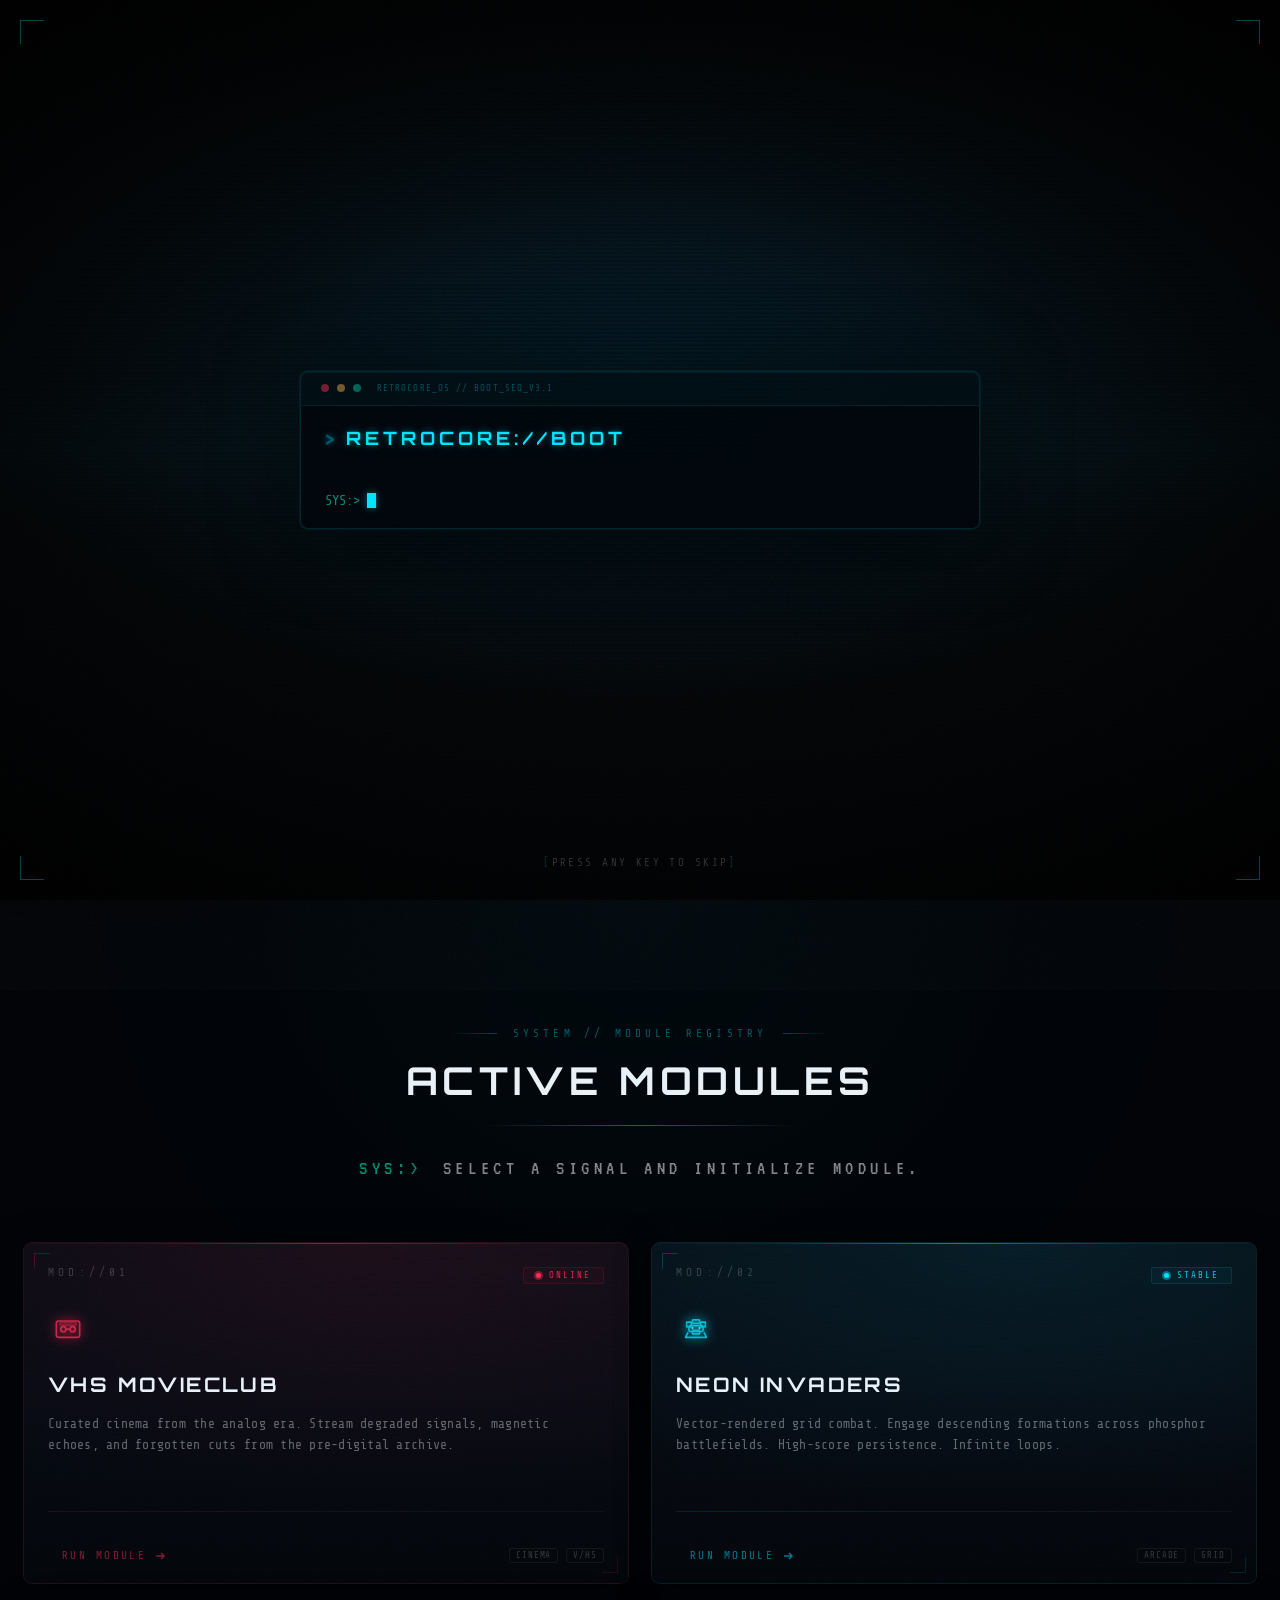
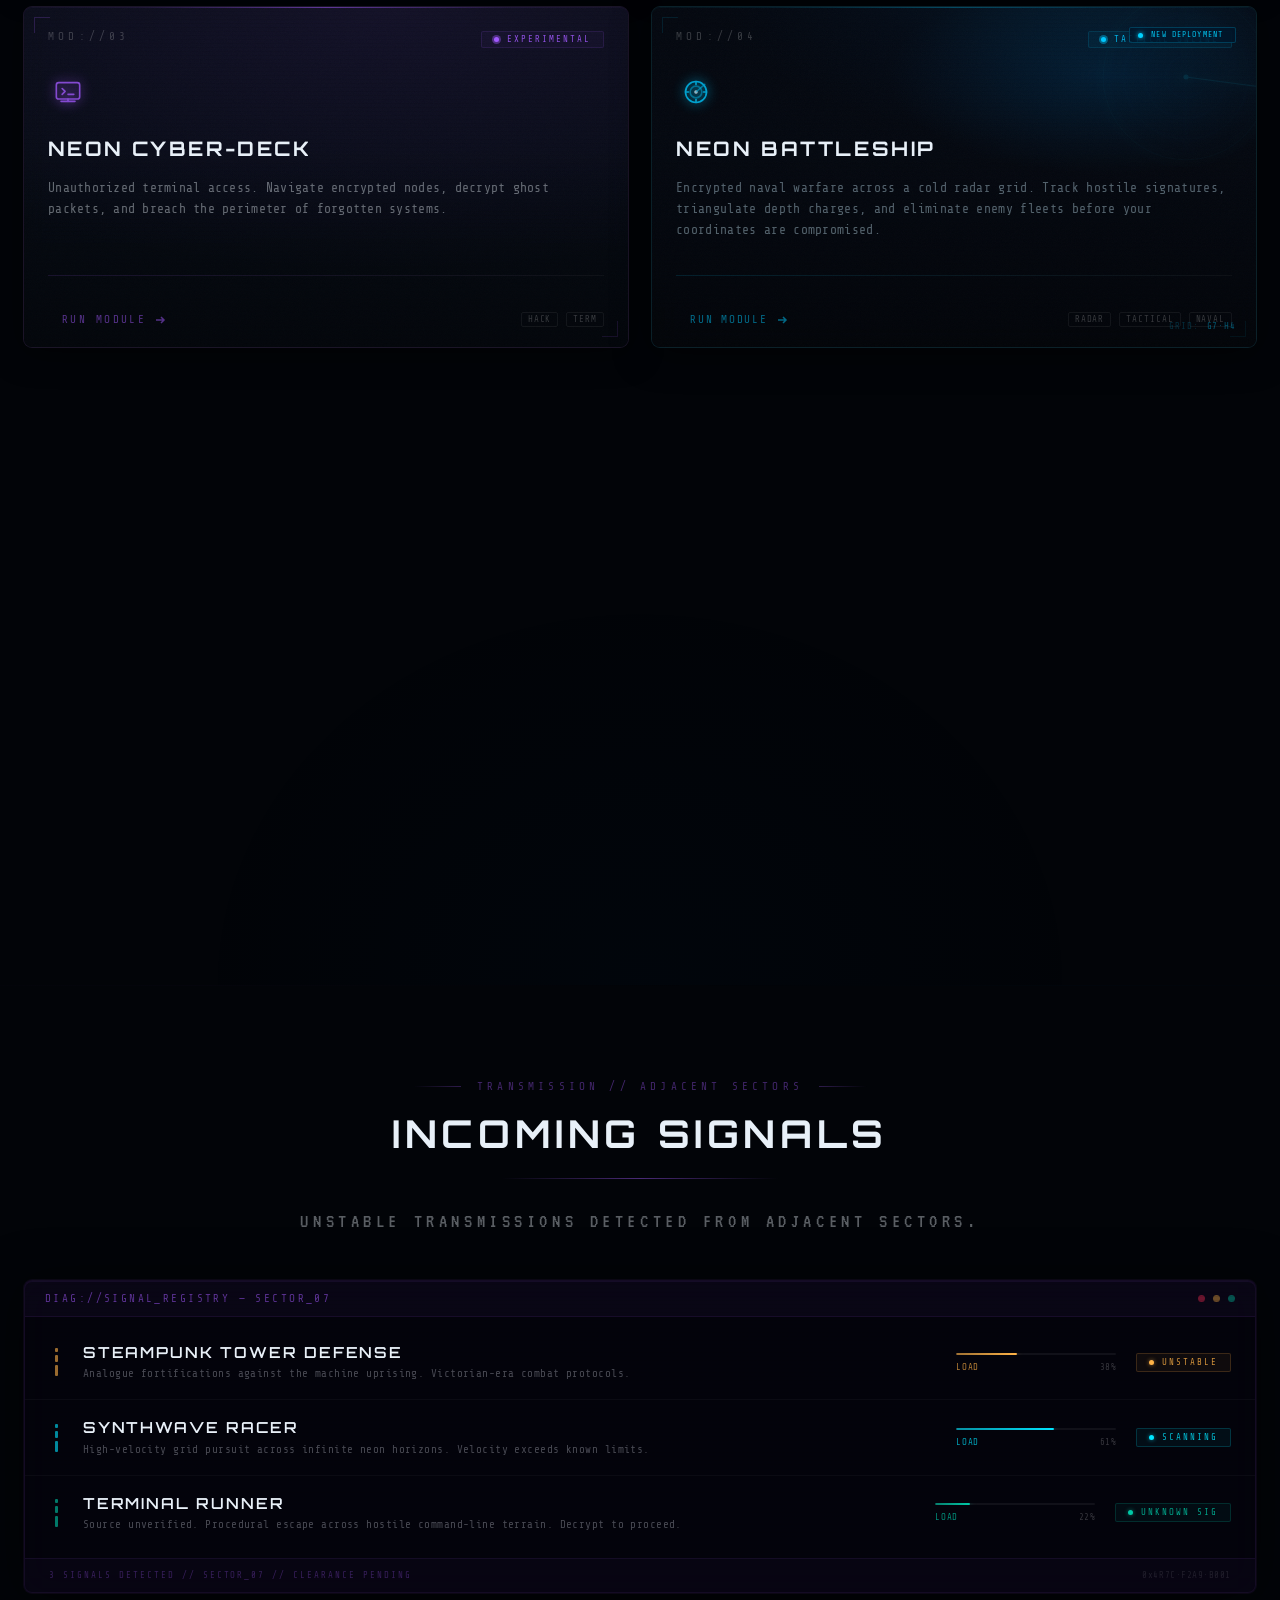
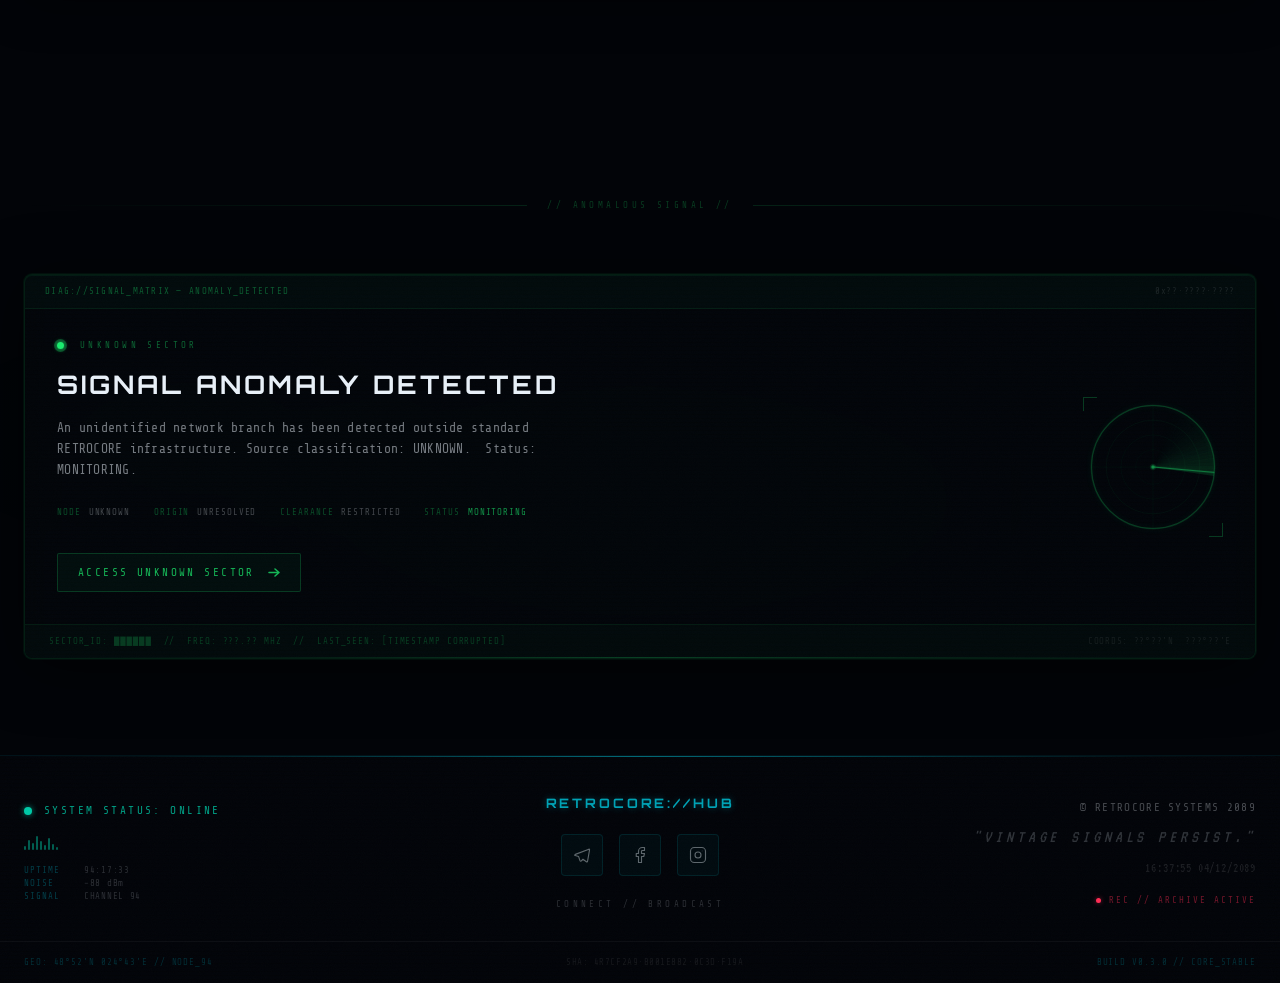
<file: index.html>
<!DOCTYPE html>
<html lang="en" data-theme="dark">
<head>
  <meta charset="UTF-8">
  <meta name="viewport" content="width=device-width, initial-scale=1.0">
  <meta name="description" content="RETROCORE://HUB — Vintage signals from a forgotten digital future.">
  <meta name="theme-color" content="#020408">

  <!-- Favicon pack -->
  <link rel="icon"             type="image/x-icon" href="assets/favicon/favicon.ico">
  <link rel="icon"             type="image/png"    sizes="64x64"   href="assets/favicon/favicon-64x64.png">
  <link rel="icon"             type="image/png"    sizes="32x32"   href="assets/favicon/favicon-32x32.png">
  <link rel="icon"             type="image/png"    sizes="16x16"   href="assets/favicon/favicon-16x16.png">
  <link rel="apple-touch-icon"                     sizes="180x180" href="assets/favicon/apple-touch-icon.png">

  <!-- Open Graph -->
  <meta property="og:title" content="RETROCORE://HUB">
  <meta property="og:description" content="Vintage signals from a forgotten digital future.">
  <meta property="og:type" content="website">

  <title>RETROCORE://HUB</title>

  <!-- Stylesheets — load order matters -->
  <link rel="stylesheet" href="css/reset.css">
  <link rel="stylesheet" href="css/variables.css">
  <link rel="stylesheet" href="css/animations.css">
  <link rel="stylesheet" href="css/style.css">
  <link rel="stylesheet" href="css/modules.css">
  <link rel="stylesheet" href="css/lower.css">
  <link rel="stylesheet" href="css/immersion.css">
  <link rel="stylesheet" href="css/battleship.css">
  <link rel="stylesheet" href="css/signal-ai.css">
  <link rel="stylesheet" href="css/unknown-sector.css">
  <link rel="stylesheet" href="css/platform.css">
  <link rel="stylesheet" href="css/network.css">
</head>

<body>

  <!-- ══════════════════════════════════════════════════
       AMBIENT BACKGROUND SYSTEM
  ══════════════════════════════════════════════════ -->
  <div class="bg-system" aria-hidden="true">
    <!-- deep multi-layer gradients -->
    <div class="bg-gradient"></div>

    <!-- atmospheric glow orbs -->
    <div class="bg-orb bg-orb--primary"></div>
    <div class="bg-orb bg-orb--secondary"></div>
    <div class="bg-orb bg-orb--tertiary"></div>

    <!-- perspective grid -->
    <div class="bg-grid"></div>

    <!-- VHS scanlines -->
    <div class="bg-scanlines"></div>

    <!-- moving CRT scan beam -->
    <div class="bg-scanline-beam"></div>

    <!-- animated film grain -->
    <div class="bg-noise"></div>

    <!-- vignette frame -->
    <div class="bg-vignette"></div>

    <!-- particle canvas -->
    <canvas id="particle-canvas" aria-hidden="true"></canvas>
  </div><!-- /.bg-system -->


  <!-- ══════════════════════════════════════════════════
       HEADER
  ══════════════════════════════════════════════════ -->
  <header class="header" role="banner">
    <div class="container">
      <div class="header__inner">

        <!-- Logo -->
        <a href="/" class="logo" aria-label="RETROCORE HUB — Home">
          <div class="logo__status" aria-hidden="true">
            <span class="logo__status-ring"></span>
            <span class="logo__status-dot"></span>
          </div>
          <span class="logo__wordmark">
            <span class="protocol">RETRO</span><span class="separator">CORE</span><span class="separator">://</span><span class="name">HUB</span>
          </span>
        </a>

        <!-- Desktop Navigation -->
        <nav class="header__nav" aria-label="Primary navigation">
          <!-- Language Switcher -->
          <div class="lang-switcher" role="group" aria-label="Language selection">
            <button
              class="lang-btn active"
              data-lang="en"
              aria-pressed="true"
              aria-label="English"
            >EN</button>
            <button
              class="lang-btn"
              data-lang="ua"
              aria-pressed="false"
              aria-label="Ukrainian"
            >UA</button>
          </div>

          <!-- Register CTA -->
          <button class="btn-register" aria-label="Create an account" data-i18n="navRegister">
            REGISTER
          </button>
        </nav>

        <!-- Mobile Hamburger -->
        <button
          class="header__menu-toggle"
          aria-label="Toggle mobile menu"
          aria-expanded="false"
          aria-controls="mobile-nav"
        >
          <span></span>
          <span></span>
          <span></span>
        </button>

      </div><!-- /.header__inner -->
    </div><!-- /.container -->
  </header>

  <!-- Mobile nav drawer -->
  <nav
    id="mobile-nav"
    class="header__mobile-nav"
    aria-label="Mobile navigation"
    aria-hidden="true"
  >
    <div class="lang-switcher" role="group" aria-label="Language selection">
      <button class="lang-btn active" data-lang="en">EN</button>
      <button class="lang-btn" data-lang="ua">UA</button>
    </div>
    <button class="btn-register" style="width:100%; text-align:center;" data-i18n="navRegister">
      REGISTER
    </button>
  </nav>


  <!-- ══════════════════════════════════════════════════
       MAIN CONTENT
  ══════════════════════════════════════════════════ -->
  <main id="main" role="main">

    <!-- ── HERO ──────────────────────────────────── -->
    <section class="hero" aria-label="Hero">

      <!-- CRT scanline overlay -->
      <div class="hero__crt" aria-hidden="true"></div>

      <!-- Cinematic corner brackets -->
      <div class="hero__frame" aria-hidden="true">
        <div class="hero__frame-corner--tr"></div>
        <div class="hero__frame-corner--bl"></div>
      </div>

      <!-- VHS Timestamp — top left -->
      <div class="hero__vhs-stamp" aria-hidden="true">00:00:00  01/01/1994</div>

      <!-- VHS REC indicator — top right -->
      <div class="hero__vhs-rec" aria-hidden="true">
        <span class="hero__vhs-dot"></span>
        REC
      </div>

      <!-- Hero Content -->
      <div class="hero__content">

        <!-- Eyebrow label -->
        <p class="hero__eyebrow" aria-label="System label" data-i18n="heroEyebrow">
          SIGNAL&nbsp;INTERCEPTED&nbsp;//&nbsp;CHANNEL&nbsp;94
        </p>

        <!-- Main Tagline -->
        <h1 class="hero__title" data-i18n="heroTitle"></h1> 

        <!-- Horizontal divider -->
        <div class="hero__divider" aria-hidden="true"></div>

        <!-- Subtitle -->
        <p class="hero__subtitle" data-i18n="heroSubtitle">
          The archive is open. Connect to the grid.
        </p>

        <!-- Terminal prompt -->
        <div class="hero__terminal" aria-hidden="true">
          <span class="hero__terminal-prefix">SYS:&gt;</span>
          <span class="hero__terminal-text" data-i18n="heroTerminalText">awaiting_signal.exe</span>
          <span class="hero__cursor"></span>
        </div>

        <!-- Meta Badges -->
        <div class="hero__badges" role="list" aria-label="System status tags">
          <span class="hero__badge" role="listitem" data-i18n="heroBadge1">V/HS-1994</span>
          <span class="hero__badge" role="listitem" data-i18n="heroBadge2">SIGNAL&nbsp;STABLE</span>
          <span class="hero__badge" role="listitem" data-i18n="heroBadge3">GRID&nbsp;ONLINE</span>
          <span class="hero__badge" role="listitem" data-i18n="heroBadge4">ENCRYPTED</span>
        </div>

      </div><!-- /.hero__content -->

      <!-- Scroll hint -->
      <div class="hero__scroll-hint" aria-label="Scroll down">
        <div class="hero__scroll-line" aria-hidden="true"></div>
        <span class="hero__scroll-label" data-i18n="heroScrollLabel">SCROLL</span>
      </div>

    </section><!-- /.hero -->

    <!-- Future sections will be inserted here:
         <section class="features"> … </section>
         <section class="showcase"> … </section>
         <section class="pricing"> … </section>
         <section class="cta"> … </section>
    -->

    <!-- ── ACTIVE MODULES ────────────────────────── -->
    <section class="modules" id="modules" aria-label="Active Modules">

      <!-- Section intro -->
      <div class="container">
        <div class="modules__intro">
          <p class="modules__eyebrow" data-i18n="modulesEyebrow">SYSTEM&nbsp;//&nbsp;MODULE&nbsp;REGISTRY</p>
          <h2 class="modules__title" data-i18n="modulesTitle">Active Modules</h2>
          <div class="modules__divider" aria-hidden="true"></div>
          <p class="modules__subtitle">
            <span class="modules__subtitle-prefix">SYS:&gt;&nbsp;</span>
            <span data-i18n="modulesSubtitle">Select a signal and initialize module.</span>
          </p>
        </div>
      </div>

      <!-- Module Grid -->
      <div class="modules__grid" role="list">

        <!-- ── MODULE 01 — VHS MovieClub ─────────── -->
        <a
          class="mod-card mod-card--vhs"
          href="./projects/vhs-movieclub/index.html"
          role="listitem"
          aria-label="VHS MovieClub — Launch module"
        >
          <!-- bg layers -->
          <div class="mod-card__bg"        aria-hidden="true"></div>
          <div class="mod-card__noise"     aria-hidden="true"></div>
          <div class="mod-card__scanlines" aria-hidden="true"></div>
          <div class="mod-card__scan-beam" aria-hidden="true"></div>
          <div class="mod-card__holo"      aria-hidden="true"></div>
          <div class="mod-card__corners"   aria-hidden="true"></div>
          <div class="mod-card__accent-line" aria-hidden="true"></div>
          <div class="mod-card__reflection"  aria-hidden="true"></div>

          <!-- content -->
          <div class="mod-card__body">
            <div class="mod-card__header">
              <span class="mod-card__slot">MOD://01</span>
              <div class="mod-card__status" aria-label="Status: Online">
                <span class="mod-card__status-dot">
                  <span class="mod-card__status-dot-ring"></span>
                  <span class="mod-card__status-dot-inner"></span>
                </span>
                <span class="mod-card__status-label" data-i18n="mod01StatusLabel">ONLINE</span>
              </div>
            </div>

            <div class="mod-card__icon-wrap">
              <div class="mod-card__icon">
                <!-- VHS cassette icon -->
                <svg viewBox="0 0 24 24" aria-hidden="true">
                  <rect x="2" y="6" width="20" height="14" rx="2"/>
                  <circle cx="8"  cy="13" r="2.2"/>
                  <circle cx="16" cy="13" r="2.2"/>
                  <path d="M10.2 13 h3.6"/>
                  <rect x="5" y="7.5" width="14" height="2" rx="0.5" opacity="0.5"/>
                </svg>
              </div>
            </div>

            <h3 class="mod-card__title" data-i18n="mod01Title">VHS&nbsp;MovieClub</h3>
            <p class="mod-card__desc" data-i18n="mod01Desc">
              Curated cinema from the analog era. Stream degraded signals,
              magnetic echoes, and forgotten cuts from the pre-digital archive.
            </p>

            <div class="mod-card__line" aria-hidden="true"></div>

            <div class="mod-card__footer">
              <div class="mod-card__run" aria-label="Run module">
                <span class="mod-card__run-blink"></span>
                <span>RUN MODULE</span>
                <span class="mod-card__run-arrow">
                  <svg width="12" height="12" viewBox="0 0 12 12" fill="none" stroke="currentColor" stroke-width="1.5">
                    <path d="M2 6h8M7 3l3 3-3 3"/>
                  </svg>
                </span>
              </div>
              <div class="mod-card__tags" aria-label="Module tags">
                <span class="mod-card__tag">CINEMA</span>
                <span class="mod-card__tag">V/HS</span>
              </div>
            </div>
          </div>
        </a>

        <!-- ── MODULE 02 — Neon Invaders ─────────── -->
        <a
          class="mod-card mod-card--invaders"
          href="./projects/neon-invaders/index.html"
          role="listitem"
          aria-label="Neon Invaders — Launch module"
        >
          <div class="mod-card__bg"        aria-hidden="true"></div>
          <div class="mod-card__noise"     aria-hidden="true"></div>
          <div class="mod-card__scanlines" aria-hidden="true"></div>
          <div class="mod-card__scan-beam" aria-hidden="true"></div>
          <div class="mod-card__holo"      aria-hidden="true"></div>
          <div class="mod-card__corners"   aria-hidden="true"></div>
          <div class="mod-card__accent-line" aria-hidden="true"></div>
          <div class="mod-card__reflection"  aria-hidden="true"></div>

          <div class="mod-card__body">
            <div class="mod-card__header">
              <span class="mod-card__slot">MOD://02</span>
              <div class="mod-card__status" aria-label="Status: Stable">
                <span class="mod-card__status-dot">
                  <span class="mod-card__status-dot-ring"></span>
                  <span class="mod-card__status-dot-inner"></span>
                </span>
                <span class="mod-card__status-label" data-i18n="mod02StatusLabel">STABLE</span>
              </div>
            </div>

            <div class="mod-card__icon-wrap">
              <div class="mod-card__icon">
                <!-- arcade / invader icon -->
                <svg viewBox="0 0 24 24" aria-hidden="true">
                  <path d="M5 16 L3 20 h18 L19 16"/>
                  <rect x="9" y="14" width="6" height="3"/>
                  <rect x="6" y="10" width="12" height="5" rx="1"/>
                  <rect x="4"  y="7" width="4" height="4"/>
                  <rect x="16" y="7" width="4" height="4"/>
                  <rect x="9" y="5" width="6" height="3" rx="0.5"/>
                  <circle cx="9"  cy="12" r="0.8" fill="currentColor" stroke="none"/>
                  <circle cx="15" cy="12" r="0.8" fill="currentColor" stroke="none"/>
                </svg>
              </div>
            </div>

            <h3 class="mod-card__title" data-i18n="mod02Title">Neon&nbsp;Invaders</h3>
            <p class="mod-card__desc" data-i18n="mod02Desc">
              Vector-rendered grid combat. Engage descending formations across
              phosphor battlefields. High-score persistence. Infinite loops.
            </p>

            <div class="mod-card__line" aria-hidden="true"></div>

            <div class="mod-card__footer">
              <div class="mod-card__run" aria-label="Run module">
                <span class="mod-card__run-blink"></span>
                <span>RUN MODULE</span>
                <span class="mod-card__run-arrow">
                  <svg width="12" height="12" viewBox="0 0 12 12" fill="none" stroke="currentColor" stroke-width="1.5">
                    <path d="M2 6h8M7 3l3 3-3 3"/>
                  </svg>
                </span>
              </div>
              <div class="mod-card__tags">
                <span class="mod-card__tag">ARCADE</span>
                <span class="mod-card__tag">GRID</span>
              </div>
            </div>
          </div>
        </a>

        <!-- ── MODULE 03 — Neon Cyber-Deck ──────── -->
        <a
          class="mod-card mod-card--cyberdeck"
          href="./projects/neon-cyberdeck/index.html"
          role="listitem"
          aria-label="Neon Cyber-Deck — Launch module"
        >
          <div class="mod-card__bg"        aria-hidden="true"></div>
          <div class="mod-card__noise"     aria-hidden="true"></div>
          <div class="mod-card__scanlines" aria-hidden="true"></div>
          <div class="mod-card__scan-beam" aria-hidden="true"></div>
          <div class="mod-card__holo"      aria-hidden="true"></div>
          <div class="mod-card__corners"   aria-hidden="true"></div>
          <div class="mod-card__accent-line" aria-hidden="true"></div>
          <div class="mod-card__reflection"  aria-hidden="true"></div>

          <div class="mod-card__body">
            <div class="mod-card__header">
              <span class="mod-card__slot">MOD://03</span>
              <div class="mod-card__status" aria-label="Status: Experimental">
                <span class="mod-card__status-dot">
                  <span class="mod-card__status-dot-ring" style="animation-duration:1.6s"></span>
                  <span class="mod-card__status-dot-inner"></span>
                </span>
                <span class="mod-card__status-label" data-i18n="mod03StatusLabel">EXPERIMENTAL</span>
              </div>
            </div>

            <div class="mod-card__icon-wrap">
              <div class="mod-card__icon">
                <!-- terminal / cyberdeck icon -->
                <svg viewBox="0 0 24 24" aria-hidden="true">
                  <rect x="2" y="4" width="20" height="14" rx="2"/>
                  <path d="M6 20 h12"/>
                  <path d="M12 18 v2"/>
                  <path d="M7 9 l2.5 2.5 -2.5 2.5"/>
                  <path d="M12 14 h5"/>
                </svg>
              </div>
            </div>

            <h3 class="mod-card__title" data-i18n="mod03Title">Neon&nbsp;Cyber&#8209;Deck</h3>
            <p class="mod-card__desc" data-i18n="mod03Desc">
              Unauthorized terminal access. Navigate encrypted nodes, decrypt
              ghost packets, and breach the perimeter of forgotten systems.
            </p>

            <div class="mod-card__line" aria-hidden="true"></div>

            <div class="mod-card__footer">
              <div class="mod-card__run" aria-label="Run module">
                <span class="mod-card__run-blink"></span>
                <span>RUN MODULE</span>
                <span class="mod-card__run-arrow">
                  <svg width="12" height="12" viewBox="0 0 12 12" fill="none" stroke="currentColor" stroke-width="1.5">
                    <path d="M2 6h8M7 3l3 3-3 3"/>
                  </svg>
                </span>
              </div>
              <div class="mod-card__tags">
                <span class="mod-card__tag">HACK</span>
                <span class="mod-card__tag">TERM</span>
              </div>
            </div>
          </div>
        </a>

        <!-- ── MODULE 04 — Neon Battleship (DEPLOYED) ── -->
        <a
          class="mod-card mod-card--battleship mod-card--naval"
          href="./projects/neon-battleship/index.html"
          role="listitem"
          aria-label="Neon Battleship — Launch module"
          id="card-battleship"
        >
          <!-- standard bg layer stack -->
          <div class="mod-card__bg"          aria-hidden="true"></div>
          <div class="mod-card__noise"       aria-hidden="true"></div>
          <div class="mod-card__scanlines"   aria-hidden="true"></div>
          <div class="mod-card__scan-beam"   aria-hidden="true"></div>
          <div class="mod-card__holo"        aria-hidden="true"></div>
          <div class="mod-card__corners"     aria-hidden="true"></div>
          <div class="mod-card__accent-line" aria-hidden="true"></div>
          <div class="mod-card__reflection"  aria-hidden="true"></div>

          <!-- ── Naval-exclusive atmosphere layers ── -->
          <!-- Radar sweep canvas -->
          <canvas
            class="bs-radar"
            id="bs-radar-canvas"
            width="180" height="180"
            aria-hidden="true"
          ></canvas>

          <!-- Tactical grid overlay -->
          <div class="bs-grid" aria-hidden="true"></div>

          <!-- Sonar ripple rings -->
          <div class="bs-sonar" aria-hidden="true">
            <span class="bs-sonar__ring bs-sonar__ring--1"></span>
            <span class="bs-sonar__ring bs-sonar__ring--2"></span>
            <span class="bs-sonar__ring bs-sonar__ring--3"></span>
          </div>

          <!-- NEW DEPLOYMENT badge -->
          <div class="bs-deploy-badge" aria-label="New deployment">
            <span class="bs-deploy-badge__pip"></span>
            <span class="bs-deploy-badge__text" data-i18n="mod04DeployBadge">NEW&nbsp;DEPLOYMENT</span>
          </div>

          <!-- Coordinate readout -->
          <div class="bs-coords" aria-hidden="true">
            <span class="bs-coords__label">GRID:&nbsp;</span>
            <span class="bs-coords__val" id="bs-coords-val">G7·H4</span>
          </div>

          <!-- card body -->
          <div class="mod-card__body">
            <div class="mod-card__header">
              <span class="mod-card__slot">MOD://04</span>
              <div class="mod-card__status" aria-label="Status: Tactical online">
                <span class="mod-card__status-dot">
                  <span class="mod-card__status-dot-ring"></span>
                  <span class="mod-card__status-dot-inner"></span>
                </span>
                <span class="mod-card__status-label" data-i18n="mod04StatusLabel">TACTICAL&nbsp;ONLINE</span>
              </div>
            </div>

            <div class="mod-card__icon-wrap">
              <div class="mod-card__icon bs-icon">
                <!-- radar crosshair icon -->
                <svg viewBox="0 0 24 24" aria-hidden="true">
                  <circle cx="12" cy="12" r="9"/>
                  <circle cx="12" cy="12" r="5" opacity="0.55"/>
                  <circle cx="12" cy="12" r="1.5" fill="currentColor" stroke="none"/>
                  <!-- crosshair ticks -->
                  <path d="M12 3 v2.5"/>
                  <path d="M12 18.5 v2.5"/>
                  <path d="M3 12 h2.5"/>
                  <path d="M18.5 12 h2.5"/>
                  <!-- sweep arm -->
                  <path class="bs-icon__sweep" d="M12 12 L19.5 5.5" stroke-linecap="round"/>
                </svg>
              </div>
            </div>

            <h3 class="mod-card__title" data-i18n="mod04Title">Neon&nbsp;Battleship</h3>
            <p class="mod-card__desc" data-i18n="mod04Desc">
              Encrypted naval warfare across a cold radar grid. Track
              hostile signatures, triangulate depth charges, and eliminate
              enemy fleets before your coordinates are compromised.
            </p>

            <div class="mod-card__line" aria-hidden="true"></div>

            <div class="mod-card__footer">
              <div class="mod-card__run" aria-label="Run module">
                <span class="mod-card__run-blink"></span>
                <span>RUN MODULE</span>
                <span class="mod-card__run-arrow">
                  <svg width="12" height="12" viewBox="0 0 12 12" fill="none" stroke="currentColor" stroke-width="1.5">
                    <path d="M2 6h8M7 3l3 3-3 3"/>
                  </svg>
                </span>
              </div>
              <div class="mod-card__tags">
                <span class="mod-card__tag">RADAR</span>
                <span class="mod-card__tag">TACTICAL</span>
                <span class="mod-card__tag">NAVAL</span>
              </div>
            </div>
          </div>
        </a>

      </div><!-- /.modules__grid -->

      <!-- Extended grid: MOD 05–06 -->
      <div class="modules__grid modules__grid--extended" role="list">

        <!-- ── MODULE 05 — Retro Signal Archive ──── -->
        <a
          class="mod-card mod-card--archive"
          href="./projects/retro-signal-archive/index.html"
          role="listitem"
          aria-label="Retro Signal Archive — Open archive"
        >
          <div class="mod-card__bg"          aria-hidden="true"></div>
          <div class="mod-card__noise"       aria-hidden="true"></div>
          <div class="mod-card__scanlines"   aria-hidden="true"></div>
          <div class="mod-card__scan-beam"   aria-hidden="true"></div>
          <div class="mod-card__holo"        aria-hidden="true"></div>
          <div class="mod-card__corners"     aria-hidden="true"></div>
          <div class="mod-card__accent-line" aria-hidden="true"></div>
          <div class="mod-card__reflection"  aria-hidden="true"></div>

          <div class="mod-card__body">
            <div class="mod-card__header">
              <span class="mod-card__slot">MOD://05</span>
              <div class="mod-card__status" aria-label="Status: Archived">
                <span class="mod-card__status-dot">
                  <span class="mod-card__status-dot-ring"></span>
                  <span class="mod-card__status-dot-inner"></span>
                </span>
                <span class="mod-card__status-label" data-i18n="mod05StatusLabel">ARCHIVED</span>
              </div>
            </div>

            <div class="mod-card__icon-wrap">
              <div class="mod-card__icon">
                <!-- VHS tape / archive icon -->
                <svg viewBox="0 0 24 24" aria-hidden="true">
                  <rect x="2" y="4" width="20" height="16" rx="2"/>
                  <rect x="6" y="8" width="12" height="8" rx="1" opacity="0.4"/>
                  <circle cx="8"  cy="14" r="2"/>
                  <circle cx="16" cy="14" r="2"/>
                  <path d="M10 14h4"/>
                  <path d="M5 4v2M19 4v2"/>
                </svg>
              </div>
            </div>

            <h3 class="mod-card__title" data-i18n="mod05Title">Retro&nbsp;Signal&nbsp;Archive</h3>
            <p class="mod-card__desc" data-i18n="mod05Desc">
              Recovered visual fragments from a corrupted analog timeline.
              Browse forgotten broadcasts and restored memory artifacts.
            </p>

            <div class="mod-card__line" aria-hidden="true"></div>

            <div class="mod-card__footer">
              <div class="mod-card__run" aria-label="Open archive">
                <span class="mod-card__run-blink"></span>
                <span data-i18n="mod05RunBtn">OPEN ARCHIVE</span>
                <span class="mod-card__run-arrow">
                  <svg width="12" height="12" viewBox="0 0 12 12" fill="none" stroke="currentColor" stroke-width="1.5">
                    <path d="M2 6h8M7 3l3 3-3 3"/>
                  </svg>
                </span>
              </div>
              <div class="mod-card__tags">
                <span class="mod-card__tag">ARCHIVE</span>
                <span class="mod-card__tag">VHS</span>
                <span class="mod-card__tag">DATA</span>
              </div>
            </div>
          </div>
        </a>

        <!-- ── MODULE 06 — Retro Wavecast ──────────── -->
        <a
          class="mod-card mod-card--wavecast"
          href="./projects/retro-wavecast/index.html"
          role="listitem"
          aria-label="Retro Wavecast — Tune in"
        >
          <div class="mod-card__bg"          aria-hidden="true"></div>
          <div class="mod-card__noise"       aria-hidden="true"></div>
          <div class="mod-card__scanlines"   aria-hidden="true"></div>
          <div class="mod-card__scan-beam"   aria-hidden="true"></div>
          <div class="mod-card__holo"        aria-hidden="true"></div>
          <div class="mod-card__corners"     aria-hidden="true"></div>
          <div class="mod-card__accent-line" aria-hidden="true"></div>
          <div class="mod-card__reflection"  aria-hidden="true"></div>

          <div class="mod-card__body">
            <div class="mod-card__header">
              <span class="mod-card__slot">MOD://06</span>
              <div class="mod-card__status" aria-label="Status: Live">
                <span class="mod-card__status-dot">
                  <span class="mod-card__status-dot-ring"></span>
                  <span class="mod-card__status-dot-inner"></span>
                </span>
                <span class="mod-card__status-label" data-i18n="mod06StatusLabel">LIVE</span>
              </div>
            </div>

            <div class="mod-card__icon-wrap">
              <div class="mod-card__icon">
                <!-- Radio wave / broadcast icon -->
                <svg viewBox="0 0 24 24" aria-hidden="true">
                  <path d="M8.5 17.5a6 6 0 0 1 0-11"/>
                  <path d="M15.5 17.5a6 6 0 0 0 0-11"/>
                  <path d="M5 20.5a11 11 0 0 1 0-17"/>
                  <path d="M19 20.5a11 11 0 0 0 0-17"/>
                  <circle cx="12" cy="12" r="1.5" fill="currentColor" stroke="none"/>
                </svg>
              </div>
            </div>

            <h3 class="mod-card__title" data-i18n="mod06Title">Retro&nbsp;Wavecast</h3>
            <p class="mod-card__desc" data-i18n="mod06Desc">
              Continuous retro-wave transmission across the grid.
              Late-night neon frequencies and analog signal drift.
            </p>

            <div class="mod-card__line" aria-hidden="true"></div>

            <div class="mod-card__footer">
              <div class="mod-card__run" aria-label="Tune in">
                <span class="mod-card__run-blink"></span>
                <span data-i18n="mod06RunBtn">TUNE IN</span>
                <span class="mod-card__run-arrow">
                  <svg width="12" height="12" viewBox="0 0 12 12" fill="none" stroke="currentColor" stroke-width="1.5">
                    <path d="M2 6h8M7 3l3 3-3 3"/>
                  </svg>
                </span>
              </div>
              <div class="mod-card__tags">
                <span class="mod-card__tag">RADIO</span>
                <span class="mod-card__tag">FM</span>
                <span class="mod-card__tag">SYNTH</span>
              </div>
            </div>
          </div>
        </a>

      </div><!-- /.modules__grid--extended -->

      <!-- Section separator -->
      <div class="container">
        <div class="modules__separator">
          <div class="modules__separator-line"></div>
          <span class="modules__separator-icon" data-i18n="modulesSeparator">// END OF MODULE REGISTRY //</span>
          <div class="modules__separator-line"></div>
        </div>
      </div>

    </section><!-- /.modules -->

    <!-- ── INCOMING SIGNALS ───────────────────────── -->
    <section class="signals lower-atmosphere" id="signals" aria-label="Incoming Signals">
      <div class="container">

        <!-- Section intro -->
        <div class="signals__intro">
          <p class="signals__eyebrow" data-i18n="signalsEyebrow">TRANSMISSION&nbsp;//&nbsp;ADJACENT&nbsp;SECTORS</p>
          <h2 class="signals__title" data-i18n="signalsTitle">Incoming Signals</h2>
          <div class="signals__divider" aria-hidden="true"></div>
          <p class="signals__subtitle" data-i18n="signalsSubtitle">Unstable transmissions detected from adjacent sectors.</p>
        </div>

        <!-- Terminal panel -->
        <div class="signals__panel" role="region" aria-label="Signal diagnostics panel">

          <!-- Fake terminal title bar -->
          <div class="signals__panel-bar" aria-hidden="true">
            <span class="signals__panel-title" data-i18n="signalsPanelTitle">DIAG://SIGNAL_REGISTRY&nbsp;—&nbsp;SECTOR_07</span>
            <div class="signals__panel-dots">
              <span class="signals__panel-dot"></span>
              <span class="signals__panel-dot"></span>
              <span class="signals__panel-dot"></span>
            </div>
          </div>

          <!-- Signal list -->
          <ul class="signals__list" role="list">

            <!-- ROW 01 — Steampunk Tower Defense -->
            <li class="sig-row sig-row--tower" role="listitem" aria-label="Steampunk Tower Defense — Unstable">

              <!-- signal strength bars -->
              <div class="sig-row__indicator" aria-hidden="true">
                <span class="sig-bar"></span>
                <span class="sig-bar"></span>
                <span class="sig-bar"></span>
              </div>

              <!-- module info -->
              <div class="sig-row__info">
                <span class="sig-row__name" data-i18n="sig01Name">Steampunk&nbsp;Tower&nbsp;Defense</span>
                <span class="sig-row__desc" data-i18n="sig01Desc">Analogue fortifications against the machine uprising. Victorian-era combat protocols.</span>
              </div>

              <!-- progress -->
              <div class="sig-row__progress" aria-label="Signal load: 38%">
                <div class="sig-row__progress-track">
                  <div class="sig-row__progress-fill" style="--prog-target:38%"></div>
                </div>
                <div class="sig-row__progress-label">
                  <span class="sig-row__pct" data-i18n="sigLoadLabel">LOAD</span>
                  <span class="sig-row__pct-val">38%</span>
                </div>
              </div>

              <!-- status -->
              <div class="sig-row__status" aria-label="Status: Unstable">
                <span class="sig-row__status-pip"></span>
                <span class="sig-row__status-text" data-i18n="sig01Status">UNSTABLE</span>
              </div>
            </li>

            <!-- ROW 02 — Synthwave Racer -->
            <li class="sig-row sig-row--racer" role="listitem" aria-label="Synthwave Racer — Scanning">

              <div class="sig-row__indicator" aria-hidden="true">
                <span class="sig-bar"></span>
                <span class="sig-bar"></span>
                <span class="sig-bar"></span>
              </div>

              <div class="sig-row__info">
                <span class="sig-row__name" data-i18n="sig02Name">Synthwave&nbsp;Racer</span>
                <span class="sig-row__desc" data-i18n="sig02Desc">High-velocity grid pursuit across infinite neon horizons. Velocity exceeds known limits.</span>
              </div>

              <div class="sig-row__progress" aria-label="Signal load: 61%">
                <div class="sig-row__progress-track">
                  <div class="sig-row__progress-fill" style="--prog-target:61%"></div>
                </div>
                <div class="sig-row__progress-label">
                  <span class="sig-row__pct" data-i18n="sigLoadLabel">LOAD</span>
                  <span class="sig-row__pct-val">61%</span>
                </div>
              </div>

              <div class="sig-row__status" aria-label="Status: Scanning">
                <span class="sig-row__status-pip" style="animation-duration:1.6s"></span>
                <span class="sig-row__status-text" data-i18n="sig02Status">SCANNING</span>
              </div>
            </li>

            <!-- ROW 03 — Terminal Runner -->
            <li class="sig-row sig-row--runner" role="listitem" aria-label="Terminal Runner — Unknown Signal">

              <div class="sig-row__indicator" aria-hidden="true">
                <span class="sig-bar"></span>
                <span class="sig-bar"></span>
                <span class="sig-bar"></span>
              </div>

              <div class="sig-row__info">
                <span class="sig-row__name" data-i18n="sig03Name">Terminal&nbsp;Runner</span>
                <span class="sig-row__desc" data-i18n="sig03Desc">Source unverified. Procedural escape across hostile command-line terrain. Decrypt to proceed.</span>
              </div>

              <div class="sig-row__progress" aria-label="Signal load: 22%">
                <div class="sig-row__progress-track">
                  <div class="sig-row__progress-fill" style="--prog-target:22%"></div>
                </div>
                <div class="sig-row__progress-label">
                  <span class="sig-row__pct" data-i18n="sigLoadLabel">LOAD</span>
                  <span class="sig-row__pct-val">22%</span>
                </div>
              </div>

              <div class="sig-row__status" aria-label="Status: Unknown signal">
                <span class="sig-row__status-pip" style="animation-duration:3.2s"></span>
                <span class="sig-row__status-text" data-i18n="sig03Status">UNKNOWN&nbsp;SIG</span>
              </div>
            </li>

          </ul><!-- /.signals__list -->

          <!-- Panel footer -->
          <div class="signals__panel-footer" aria-hidden="true">
            <span class="signals__panel-footer-text" data-i18n="signalsPanelFooter">3&nbsp;SIGNALS&nbsp;DETECTED&nbsp;//&nbsp;SECTOR_07&nbsp;//&nbsp;CLEARANCE&nbsp;PENDING</span>
            <span class="signals__panel-footer-hash">0x4R7C·F2A9·B001</span>
          </div>

        </div><!-- /.signals__panel -->

      </div><!-- /.container -->
    </section><!-- /.signals -->

    <!-- ── SIGNAL ANOMALY — UNKNOWN SECTOR ───────────── -->
    <section class="unknown-sector" id="unknown-sector" aria-label="Signal Anomaly Detected">
      <div class="container">

        <!-- Separator trace -->
        <div class="unknown-sector__sep" aria-hidden="true">
          <div class="unknown-sector__sep-line"></div>
          <span class="unknown-sector__sep-label">// ANOMALOUS SIGNAL //</span>
          <div class="unknown-sector__sep-line"></div>
        </div>

        <!-- Main panel -->
        <div class="us-panel" role="region" aria-label="Unknown sector signal panel">
          <div class="us-panel__noise" aria-hidden="true"></div>
          <div class="us-panel__signal-line" aria-hidden="true"></div>

          <!-- Title bar -->
          <div class="us-panel__bar" aria-hidden="true">
            <span class="us-panel__bar-id">DIAG://SIGNAL_MATRIX&nbsp;—&nbsp;ANOMALY_DETECTED</span>
            <span class="us-panel__bar-hash">0x??·????·????</span>
          </div>

          <!-- Body -->
          <div class="us-panel__body">

            <!-- Left: content -->
            <div class="us-panel__content">

              <!-- Eyebrow -->
              <div class="us-panel__eyebrow">
                <div class="us-panel__pip-wrap" aria-hidden="true">
                  <span class="us-panel__pip-ring"></span>
                  <span class="us-panel__pip"></span>
                </div>
                <span>UNKNOWN SECTOR</span>
              </div>

              <!-- Title -->
              <h2 class="us-panel__title" data-i18n="unknownSectorTitle">
                SIGNAL ANOMALY DETECTED
              </h2>

              <!-- Description -->
              <p class="us-panel__desc" data-i18n="unknownSectorDesc">
                An unidentified network branch has been detected outside standard RETROCORE infrastructure.
                Source classification: UNKNOWN.&nbsp;&nbsp;Status: MONITORING.
              </p>

              <!-- Metadata -->
              <div class="us-panel__meta" aria-label="Signal metadata" role="list">
                <div class="us-panel__meta-item" role="listitem">
                  <span class="us-panel__meta-key">NODE</span>
                  <span class="us-panel__meta-val">UNKNOWN</span>
                </div>
                <div class="us-panel__meta-item" role="listitem">
                  <span class="us-panel__meta-key">ORIGIN</span>
                  <span class="us-panel__meta-val">UNRESOLVED</span>
                </div>
                <div class="us-panel__meta-item" role="listitem">
                  <span class="us-panel__meta-key">CLEARANCE</span>
                  <span class="us-panel__meta-val">RESTRICTED</span>
                </div>
                <div class="us-panel__meta-item" role="listitem">
                  <span class="us-panel__meta-key">STATUS</span>
                  <span class="us-panel__meta-val us-panel__meta-val--blink">MONITORING</span>
                </div>
              </div>

              <!-- CTA -->
              <div class="us-panel__actions">
                <a
                  href="./projects/unknown-retrocore/index.html"
                  class="us-panel__btn"
                  aria-label="Access the Unknown Sector"
                >
                  <span data-i18n="unknownSectorBtn">ACCESS UNKNOWN SECTOR</span>
                  <span class="us-panel__btn-arrow" aria-hidden="true">
                    <svg width="13" height="13" viewBox="0 0 13 13" fill="none" stroke="currentColor" stroke-width="1.5" stroke-linecap="round" stroke-linejoin="round">
                      <path d="M2 6.5h9M8 3l4 3.5L8 10"/>
                    </svg>
                  </span>
                </a>
              </div>

            </div><!-- /.us-panel__content -->

            <!-- Right: ghost radar -->
            <div class="us-panel__radar-wrap" aria-hidden="true">
              <canvas id="us-radar-canvas" aria-hidden="true"></canvas>
              <div class="us-panel__radar-corners"></div>
            </div>

          </div><!-- /.us-panel__body -->

          <!-- Bottom strip -->
          <div class="us-panel__strip" aria-hidden="true">
            <span class="us-panel__strip-text">SECTOR_ID: ██████ &nbsp;//&nbsp; FREQ: ???.?? MHz &nbsp;//&nbsp; LAST_SEEN: [TIMESTAMP CORRUPTED]</span>
            <span class="us-panel__strip-coords">COORDS: ??°??'N &nbsp;???°??'E</span>
          </div>

        </div><!-- /.us-panel -->

      </div><!-- /.container -->
    </section><!-- /.unknown-sector -->

  </main><!-- /#main -->

  <!-- ── FOOTER TERMINAL PANEL ──────────────────────── -->
  <footer class="footer" role="contentinfo" aria-label="System footer">
    <div class="footer__noise" aria-hidden="true"></div>
    <div class="footer__separator" aria-hidden="true"></div>

    <div class="footer__main">
      <div class="container">
        <div class="footer__grid">

          <!-- LEFT: System status -->
          <div class="footer__left">

            <div class="footer__sys-status" aria-label="System status: Online">
              <div style="position:relative;width:8px;height:8px;flex-shrink:0">
                <span class="footer__sys-ring"></span>
                <span class="footer__sys-dot"></span>
              </div>
              <span class="footer__sys-label" data-i18n="footerSysStatus">SYSTEM&nbsp;STATUS:&nbsp;ONLINE</span>
            </div>

            <!-- Micro waveform -->
            <div class="footer__waveform" aria-hidden="true">
              <span class="footer__wave-bar"></span>
              <span class="footer__wave-bar"></span>
              <span class="footer__wave-bar"></span>
              <span class="footer__wave-bar"></span>
              <span class="footer__wave-bar"></span>
              <span class="footer__wave-bar"></span>
              <span class="footer__wave-bar"></span>
              <span class="footer__wave-bar"></span>
              <span class="footer__wave-bar"></span>
            </div>

            <!-- Diagnostic readout -->
            <div class="footer__diag" aria-hidden="true">
              <div class="footer__diag-line">
                <span class="footer__diag-key">UPTIME</span>
                <span>94:17:33</span>
              </div>
              <div class="footer__diag-line">
                <span class="footer__diag-key">NOISE</span>
                <span>−88&nbsp;dBm</span>
              </div>
              <div class="footer__diag-line">
                <span class="footer__diag-key">SIGNAL</span>
                <span>CHANNEL&nbsp;94</span>
              </div>
            </div>

          </div><!-- /.footer__left -->

          <!-- CENTER: Logo + Socials -->
          <div class="footer__center">

            <div class="footer__logo" aria-label="Retrocore Hub">
              RETROCORE://HUB
            </div>

            <nav class="footer__socials" aria-label="Social links">

              <!-- Telegram -->
              <a
                href="#"
                class="footer__social-btn footer__social-btn--tg"
                aria-label="Telegram"
                target="_blank"
                rel="noopener noreferrer"
              >
                <svg viewBox="0 0 24 24" aria-hidden="true">
                  <path d="M21.2 4.4L3.1 11.2c-1.2.5-1.2 1.2-.2 1.5l4.6 1.4 1.8 5.4c.2.6.4.8.9.8.4 0 .6-.2.9-.5l2.2-2.1 4.5 3.3c.8.5 1.4.2 1.6-.7L22 5.5c.3-1.2-.4-1.7-1-1.3z"/>
                </svg>
              </a>

              <!-- Facebook -->
              <a
                href="#"
                class="footer__social-btn footer__social-btn--fb"
                aria-label="Facebook"
                target="_blank"
                rel="noopener noreferrer"
              >
                <svg viewBox="0 0 24 24" aria-hidden="true">
                  <path d="M18 2h-3a5 5 0 0 0-5 5v3H7v4h3v8h4v-8h3l1-4h-4V7a1 1 0 0 1 1-1h3z"/>
                </svg>
              </a>

              <!-- Instagram -->
              <a
                href="#"
                class="footer__social-btn footer__social-btn--ig"
                aria-label="Instagram"
                target="_blank"
                rel="noopener noreferrer"
              >
                <svg viewBox="0 0 24 24" aria-hidden="true">
                  <rect x="2" y="2" width="20" height="20" rx="5" ry="5"/>
                  <circle cx="12" cy="12" r="4"/>
                  <circle cx="17.5" cy="6.5" r="0.5" fill="currentColor" stroke="none"/>
                </svg>
              </a>

            </nav>

            <span class="footer__social-label" data-i18n="footerSocialLabel">CONNECT&nbsp;//&nbsp;BROADCAST</span>

          </div><!-- /.footer__center -->

          <!-- RIGHT: Copyright -->
          <div class="footer__right">

            <span class="footer__copyright" data-i18n="footerCopyright">© RETROCORE SYSTEMS 2089</span>
            <span class="footer__tagline" data-i18n="footerTagline">"Vintage signals persist."</span>

            <div class="footer__vhs-stamp" aria-hidden="true" id="footer-timestamp">
              00:00:00&nbsp;&nbsp;01/01/2089
            </div>

            <div class="footer__rec" aria-hidden="true">
              <span class="footer__rec-dot"></span>
              <span class="footer__rec-text">REC&nbsp;//&nbsp;ARCHIVE&nbsp;ACTIVE</span>
            </div>

          </div><!-- /.footer__right -->

        </div><!-- /.footer__grid -->
      </div><!-- /.container -->
    </div><!-- /.footer__main -->

    <!-- Bottom system bar -->
    <div class="footer__bottom">
      <div class="container">
        <div class="footer__bottom-inner" aria-hidden="true">
          <span class="footer__coords">GEO:&nbsp;48°52'N&nbsp;024°43'E&nbsp;//&nbsp;NODE_94</span>
          <span class="footer__hash">SHA:&nbsp;4R7CF2A9·B001E882·0C3D·F19A</span>
          <span class="footer__ver">BUILD&nbsp;v0.3.0&nbsp;//&nbsp;CORE_STABLE</span>
        </div>
      </div>
    </div>

  </footer><!-- /.footer -->

  <!-- ── JS Module ──────────────────────────────── -->
  <script type="module" src="js/main.js"></script>
  <script type="module" src="js/immersion.js"></script>
  <script type="module" src="js/systems/platform.js"></script>
  <script type="module">
    import { initBattleship }     from './js/systems/battleship.js';
    import { initMiniPlayer }     from './js/systems/mini-player.js';
    import { initSignalAI }       from './js/systems/signal-ai.js';
    import { initUnknownSector }  from './js/systems/unknown-sector.js';
    function run() {
      initBattleship();
      initMiniPlayer();
      initSignalAI();
      initUnknownSector();
    }
    if (document.readyState === 'loading') {
      document.addEventListener('DOMContentLoaded', run, { once: true });
    } else {
      run();
    }
  </script>

</body>
</html>
</file>
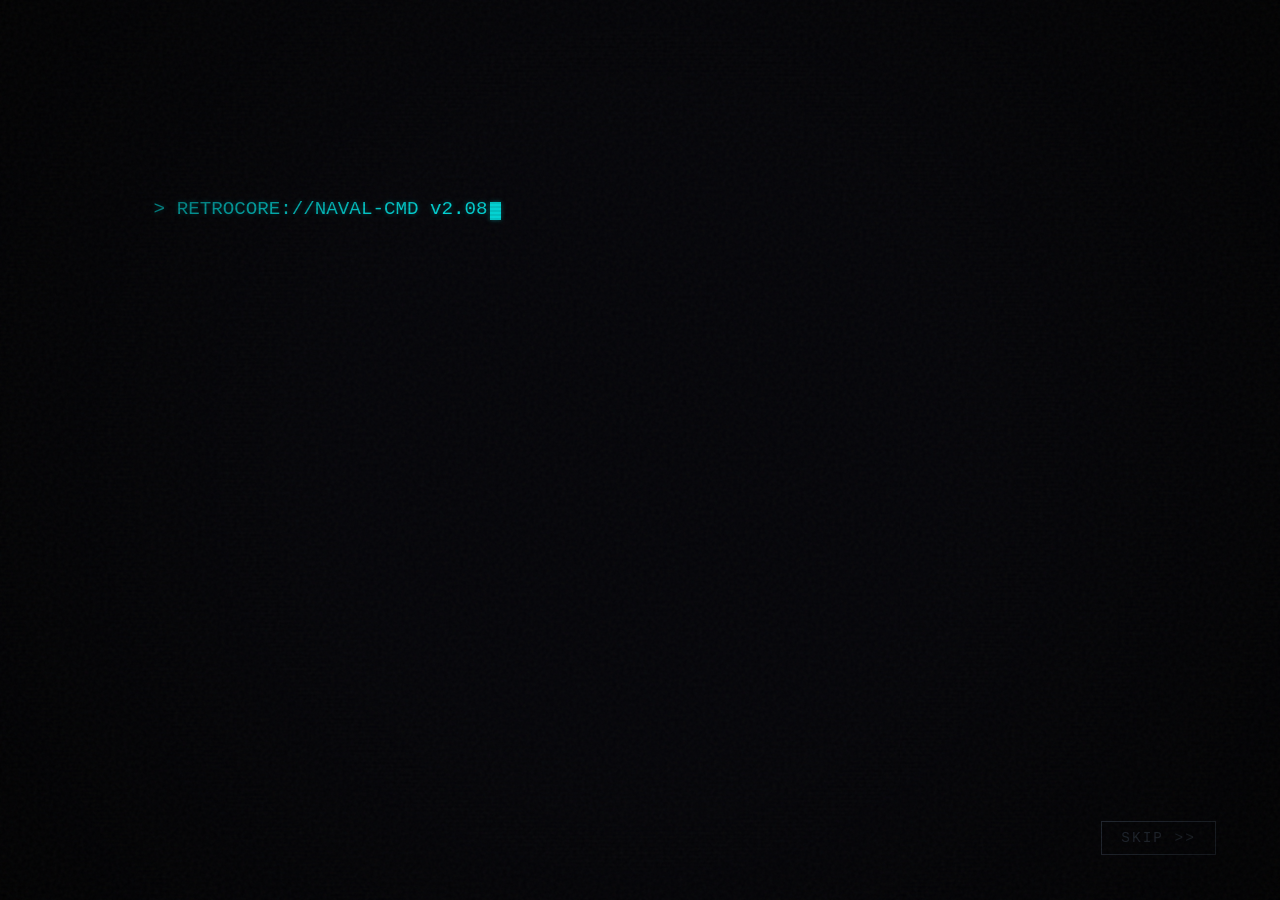
<file: projects/neon-battleship/index.html>
<!DOCTYPE html>
<html lang="en">
<head>
    <meta charset="UTF-8">
    <meta name="viewport" content="width=device-width, initial-scale=1.0">
    <title>NEON BATTLESHIP // RETROCORE://HUB</title>
    
    <link rel="stylesheet" href="css/reset.css">
    <link rel="stylesheet" href="css/variables.css">
    <link rel="stylesheet" href="css/style.css">
    <link rel="stylesheet" href="css/animations.css">
</head>
<body>
    <div id="app">
        <!-- Загрузочный экран -->
        <div id="boot-screen">
            <div id="terminal-output"></div>
            <button id="boot-skip-btn" class="boot-skip">SKIP >> </button>
        </div>

        <!-- Основной игровой интерфейс (изначально скрыт) -->
        <div id="game-ui" class="hidden">
            <header class="ui-header">
                <span class="sys-tag">RETROCORE://NAV-CMD</span>
                <h1 class="main-title">NEON BATTLESHIP</h1>
                <span class="sys-tag" id="system-clock">00:00:00</span>
            </header>

            <main class="tactical-layout">
                <!-- Левая панель (Статус игрока) -->
                <aside class="side-panel panel-left">
                    <div class="panel-block">
                        <h3 class="panel-title">FLEET STATUS</h3>
                        <div id="player-fleet-status" class="status-list"></div>
                    </div>
                </aside>

                <!-- Сетка Игрока -->
                <section class="grid-container" id="player-grid-container">
                    <h2 class="grid-label">FRIENDLY WATERS</h2>
                    <div class="grid-board" id="player-board"></div>
                </section>

                <!-- Центральный информатор -->
                                <section class="center-info">
                    <!-- Индикатор чей ход -->
                    <div id="turn-indicator" class="turn-player">YOUR TURN</div>
                    
                    <!-- Радар -->
                    <div class="radar-scope" id="radar-mini">
                        <div class="radar-ring ring-1"></div>
                        <div class="radar-ring ring-2"></div>
                        <div class="radar-sweep"></div>
                        <div class="radar-dot"></div>
                    </div>
                    
                    <!-- Терминал -->
                    <div class="message-terminal" id="battle-messages">
                        <p class="msg-line">> AWAITING TARGET COORDINATES...</p>
                    </div>
                </section>

                <!-- Сетка Врага -->
                <section class="grid-container" id="enemy-grid-container">
                    <h2 class="grid-label enemy-label">HOSTILE WATERS</h2>
                    <div class="grid-board" id="enemy-board"></div>
                </section>

                <!-- Правая панель (Диагностика) -->
                <aside class="side-panel panel-right">
                    <div class="panel-block">
                        <h3 class="panel-title">SIGNAL INTEL</h3>
                        <div id="signal-data" class="status-list">
                            <p>FREQ: 4.22 GHz</p>
                            <p>ENCRYPTION: AES-512</p>
                            <p>THREAT LVL: <span class="text-red">HIGH</span></p>
                        </div>
                    </div>
                </aside>
            </main>
        </div>
    </div>

    <script type="module" src="js/main.js"></script>
</body>
</html>
</file>
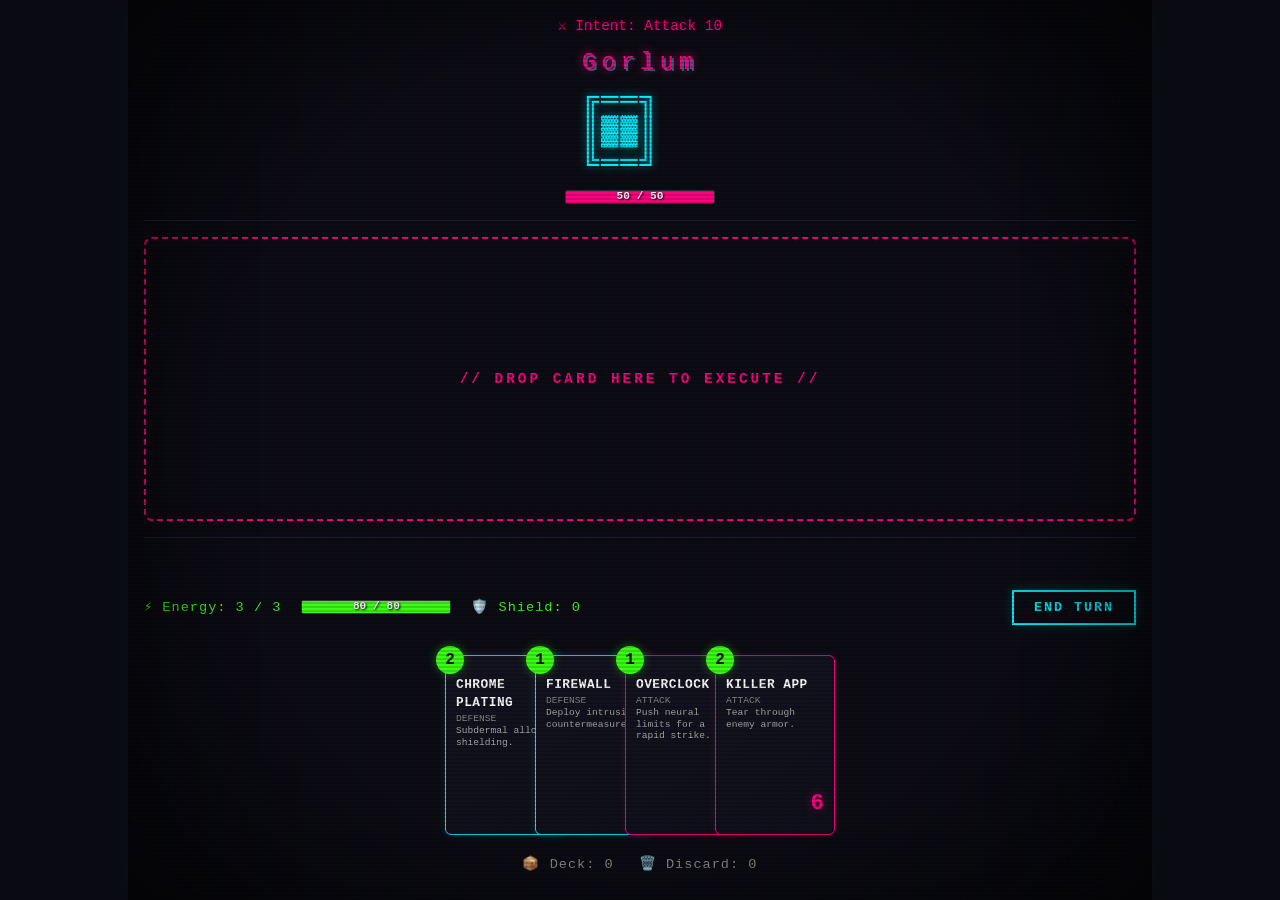
<file: projects/neon-cyberdeck/index.html>
<!DOCTYPE html>
<html lang="en">
<head>
    <meta charset="UTF-8">
    <meta name="viewport" content="width=device-width, initial-scale=1.0">
    <title>Neon Cyber-Deck // Card Battler</title>
    <link rel="stylesheet" href="css/style.css">
    
    <style>
        /* Status & Counter Layouts */
        #player-status {
            display: flex;
            align-items: center;
            gap: 20px;
            margin-bottom: 10px;
            flex-wrap: wrap;
        }
        #deck-counters {
            display: flex;
            gap: 25px;
            justify-content: center;
            margin-top: 10px;
            padding-bottom: 10px;
        }
        .stat, .counter { font-size: 0.85rem; letter-spacing: 1px; }
        .stat { color: #39ff14; }
        .counter { color: #888; }

        /* HP Bars */
        .hp-bar-container {
            position: relative; width: 150px; height: 14px;
            background: #1a1a2e; border: 1px solid #333;
            border-radius: 2px; overflow: hidden;
        }
        .hp-bar { height: 100%; transition: width 0.3s ease; }
        #enemy-hp { background: #ff007f; box-shadow: 0 0 10px rgba(255, 0, 127, 0.4); }
        #player-hp { background: #39ff14; box-shadow: 0 0 10px rgba(57, 255, 20, 0.4); }
        .hp-text {
            position: absolute; top: 50%; left: 50%; transform: translate(-50%, -50%);
            font-size: 0.7rem; color: #fff; text-shadow: 1px 1px 2px #000; z-index: 2; font-weight: bold;
        }

        /* Enemy Area */
        #enemy-area { flex-direction: column; gap: 10px; }
        #enemy-intent { color: #ff007f; font-size: 0.9rem; text-shadow: 0 0 5px rgba(255, 0, 127, 0.5); }
        .cyber-avatar { font-size: 2.5rem; color: #fff; text-shadow: 0 0 15px #00f0ff; letter-spacing: 2px; }
        .prompt-text { color: #ff007f; text-transform: uppercase; letter-spacing: 3px; font-size: 0.9rem; font-weight: bold; }

        /* END TURN BUTTON STYLE (НОВОЕ!) */
        #end-turn-btn {
            background: transparent;
            color: #00f0ff;
            border: 2px solid #00f0ff;
            padding: 8px 20px;
            font-family: 'Courier New', Courier, monospace;
            font-weight: bold;
            text-transform: uppercase;
            letter-spacing: 2px;
            cursor: pointer;
            transition: all 0.2s ease;
            box-shadow: 0 0 10px rgba(0, 240, 255, 0.2);
            margin-left: auto; /* Прижмет кнопку к правому краю */
        }
        #end-turn-btn:hover {
            background: rgba(0, 240, 255, 0.1);
            box-shadow: 0 0 20px rgba(0, 240, 255, 0.5);
            transform: scale(1.05);
        }
        #end-turn-btn:active {
            transform: scale(0.95);
        }
    </style>
</head>
<body>

    <div id="battle-screen">
        <!-- TOP AREA: Enemy Info -->
        <div id="enemy-area">
            <div id="enemy-intent">🎯 Intent: Attack 10</div>
            <div class="cyber-avatar" id="enemy-sprite">🤖 Goblin</div>
            <div class="hp-bar-container">
                <div class="hp-bar" id="enemy-hp" style="width: 100%;"></div>
                <span class="hp-text" id="enemy-hp-text">50/50</span>
            </div>
        </div>

        <!-- MIDDLE AREA: Battle Grid -->
        <div id="drop-zone">
            <span class="prompt-text">// DROP CARD HERE TO EXECUTE //</span>
        </div>

        <!-- BOTTOM AREA: Player & Interface -->
        <div id="player-area">
            <div id="player-status">
                <div class="stat">⚡ Energy: <span id="energy-text">3/3</span></div>
                <div class="hp-bar-container">
                    <div class="hp-bar" id="player-hp" style="width: 100%;"></div>
                    <span class="hp-text" id="player-hp-text">80/80</span>
                </div>
                <div class="stat">🛡️ Shield: <span id="shield-text">0</span></div>
                
                <!-- НОВАЯ КНОПКА СЮДА -->
                <button id="end-turn-btn">End Turn</button>
            </div>

            <div id="player-hand">
                <!-- JS will render cards here -->
            </div>

            <div id="deck-counters">
                <div class="counter">📦 Deck: <span id="deck-count">0</span></div>
                <div class="counter">🗑️ Discard: <span id="discard-count">0</span></div>
            </div>
        </div>
    </div>

            <div id="game-over-overlay" class="hidden">
            <div id="end-screen-content">
                <h1 id="end-screen-title">YOU DIED</h1>
                <p id="end-screen-subtitle">System failure...</p>
                <button id="end-screen-btn">REBOOT SYSTEM</button>
            </div>
        </div>

    <script type="module" src="js/main.js"></script>
</body>
</html>
</file>
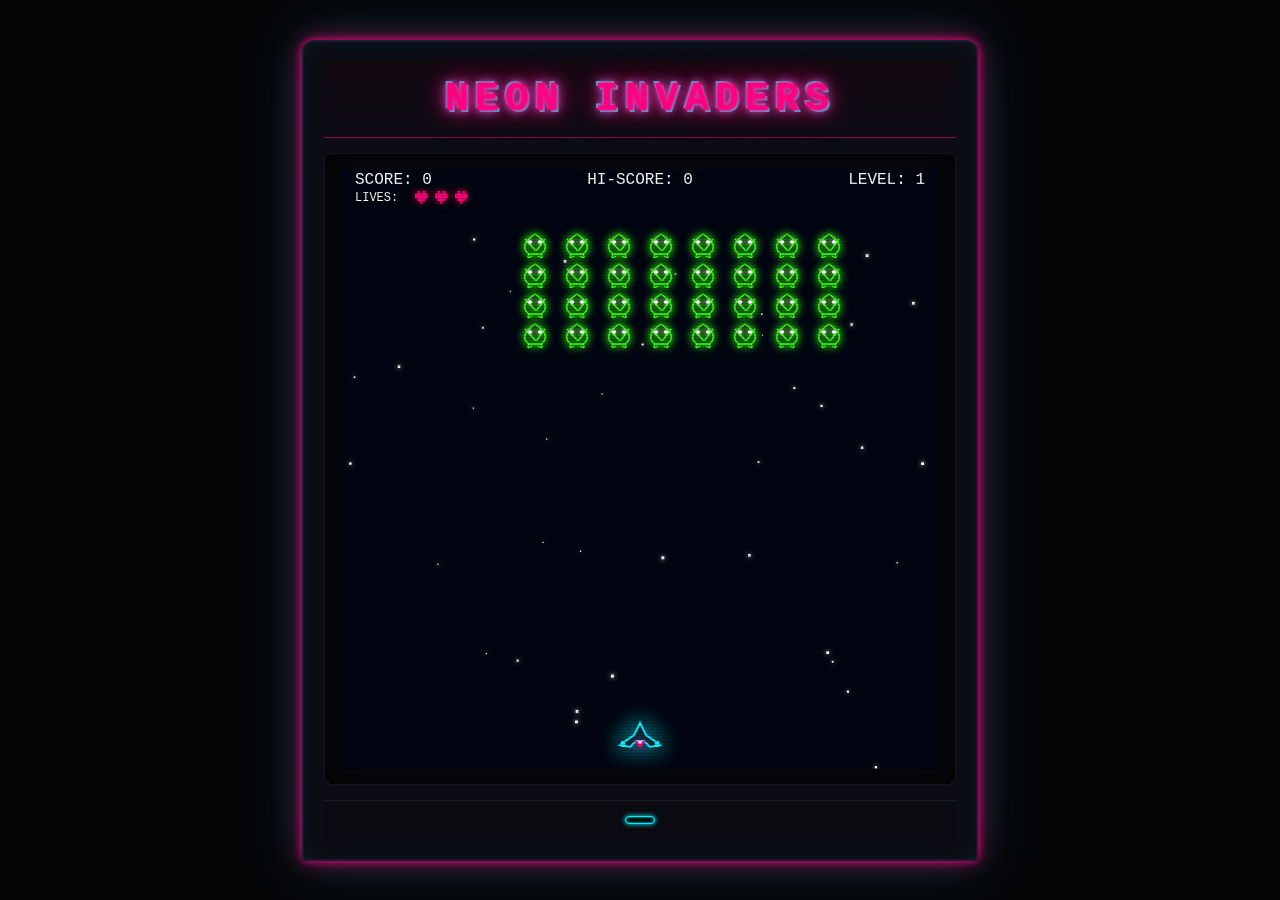
<file: projects/neon-invaders/index.html>
<!DOCTYPE html>
<html lang="en">
<head>
  <meta charset="UTF-8">
  <meta name="viewport" content="width=device-width, initial-scale=1.0, maximum-scale=1.0, user-scalable=no">
  <title>NEON ARCADE</title>
  <link rel="stylesheet" href="css/style.css">
</head>
<body>

  <div class="arcade-cabinet">

    <div class="marquee">
      <h1 class="marquee-title">NEON INVADERS</h1>
    </div>

    <div class="screen-bezel">
      <div class="screen-container">
        <canvas id="gameCanvas" width="600" height="500"></canvas>
        <div class="crt-overlay"></div>
      </div>
    </div>

    <div class="control-panel">
      <div class="mobile-controls">
        <button class="mobile-btn" id="btnLeft">◀</button>
        <button class="mobile-btn" id="btnFire">FIRE</button>
        <button class="mobile-btn" id="btnRight">▶</button>
      </div>
      <div class="coin-slot"></div>
    </div>

  </div>

  <script type="module" src="js/app.js"></script>
</body>
</html>
</file>
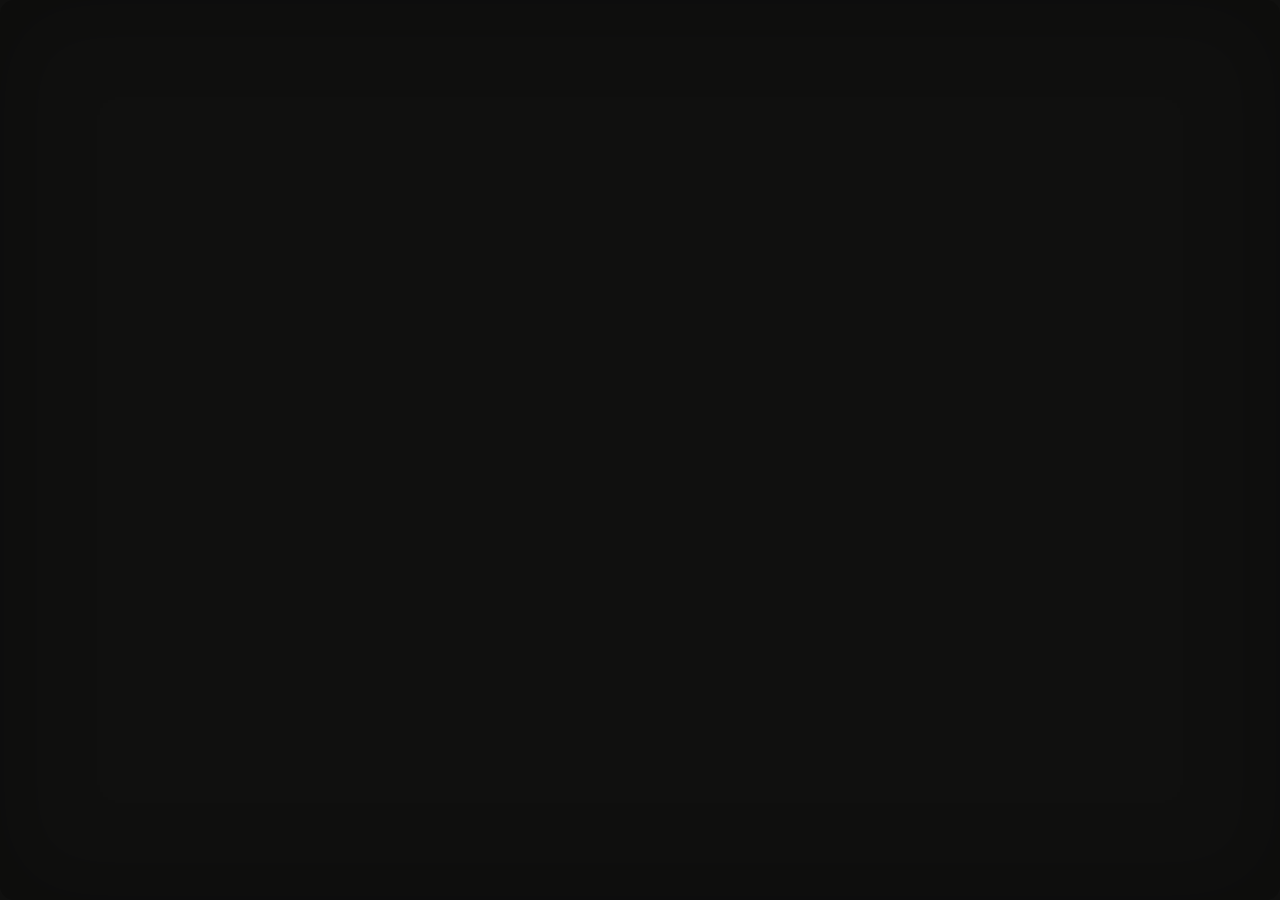
<file: projects/retro-signal-archive/index.html>
<!DOCTYPE html>
<html lang="en">
<head>
    <meta charset="UTF-8">
    <meta name="viewport" content="width=device-width, initial-scale=1.0">
    <title>RETROCORE://SIGNAL_ARCHIVE</title>
    <link rel="preconnect" href="https://fonts.googleapis.com">
    <link href="https://fonts.googleapis.com/css2?family=Share+Tech+Mono&display=swap" rel="stylesheet">
    <link rel="stylesheet" href="css/style.css">
    <link rel="stylesheet" href="css/comic.css">
    <link rel="stylesheet" href="css/effects.css">
    <link rel="stylesheet" href="css/animations.css">
</head>
<body>
    <div id="crt">
        <!-- Atmospheric layers -->
        <canvas id="noise" aria-hidden="true"></canvas>
        <div class="scanlines" aria-hidden="true"></div>
        <div class="vignette" aria-hidden="true"></div>
        <div class="drift-glow" aria-hidden="true"></div>
        <div class="drift-glow-cool" aria-hidden="true"></div>
        <div class="tracking-band" aria-hidden="true"></div>
        <div id="crt-line" aria-hidden="true"></div>
        <div id="crt-flash" aria-hidden="true"></div>

        <!-- System interface -->
        <div id="system" role="main">
            <header id="archive-header">
                <div class="header-top">
                    <span class="classified-badge" aria-label="Classified">CLASSIFIED</span>
                    <h1 class="title-text" id="title-text"></h1>
                    <div class="header-meta">
                        <div class="signal-strength" aria-label="Signal strength 47 percent">
                            <span class="sig-label">SIG</span>
                            <div class="signal-bars">
                                <span class="bar active"></span>
                                <span class="bar active"></span>
                                <span class="bar active"></span>
                                <span class="bar"></span>
                                <span class="bar"></span>
                            </div>
                            <span class="sig-value" id="sig-value">47%</span>
                        </div>
                        <div class="status-indicator">
                            <span class="status-dot" aria-hidden="true"></span>
                            <span id="status-text">RECOVERING</span>
                        </div>
                    </div>
                </div>
                <div class="header-bottom" aria-label="Archive metadata">
                    <span>ISSUE: RC-0041-SIG</span>
                    <span>SECTOR-7</span>
                    <span id="timestamp">2087.11.23 | 03:47:12</span>
                    <span>PROTOCOL: DARKNET BURST</span>
                </div>
            </header>

            <div id="archive-body">
                <main id="main-panel" aria-label="Signal display panel">
                    <div class="panel-grid" aria-hidden="true"></div>
                    <div class="panel-content">
                        <div class="awaiting-text">AWAITING TRANSMISSION</div>
                        <div class="awaiting-sub">SIGNAL FRAGMENT DETECTED &mdash; STANDBY</div>
                    </div>
                </main>

                <aside id="side-terminal" aria-label="Transmission terminal log">
                    <div class="terminal-header">
                        <span>TRANSMISSION LOG</span>
                        <span class="terminal-id">TERM-07</span>
                    </div>
                    <div class="terminal-body" id="terminal-body" role="log" aria-live="polite"></div>
                    <div class="terminal-meta">
                        <div class="meta-block">
                            <div class="meta-title">ARCHIVE METADATA</div>
                            <div class="meta-row">
                                <span class="meta-key">NODE:</span>
                                <span class="meta-val">ORPHAN_STA_ETA-9</span>
                            </div>
                            <div class="meta-row">
                                <span class="meta-key">FREQ:</span>
                                <span class="meta-val">47.3 MHz [ENC]</span>
                            </div>
                            <div class="meta-row">
                                <span class="meta-key">INTEGRITY:</span>
                                <span class="meta-val">23.7%</span>
                            </div>
                            <div class="meta-row">
                                <span class="meta-key">CLASS:</span>
                                <span class="meta-val">LEVEL-4</span>
                            </div>
                            <div class="meta-row">
                                <span class="meta-key">FORMAT:</span>
                                <span class="meta-val">SIGNAL BURST</span>
                            </div>
                        </div>
                        <div class="meta-block">
                            <div class="meta-title">SYSTEM STATUS</div>
                            <div class="meta-row">
                                <span class="meta-key">CORE:</span>
                                <span class="meta-val">ACTIVE</span>
                            </div>
                            <div class="meta-row">
                                <span class="meta-key">DECRYPT:</span>
                                <span class="meta-val">RUNNING</span>
                            </div>
                            <div class="meta-row">
                                <span class="meta-key">BUFFER:</span>
                                <span class="meta-val">127/4096 KB</span>
                            </div>
                            <div class="meta-row">
                                <span class="meta-key">UPLINK:</span>
                                <span class="meta-val severed">SEVERED</span>
                            </div>
                        </div>
                    </div>
                </aside>
            </div>

            <footer id="archive-footer">
               <div class="footer-signal">
                  SIGNAL ROUTE AVAILABLE
               </div>

               <a href="../../index.html" id="hub-link" role="button"aria-label="Return to RETROCORE hub">
                  <span class="nav-arrow" aria-hidden="true">&#9664;</span>

                  <span class="hub-label">
                    RETROCORE://HUB
                  </span>

                  <span class="hub-status">
                    LINK STABLE
                  </span>
               </a>

                  <span class="footer-id">
                    RC-ARCHIVE v4.1.7 | ORPHAN NETWORK
                  </span>
            </footer>
        </div>
    </div>

    <script type="module" src="js/main.js"></script>
</body>
</html>
</file>
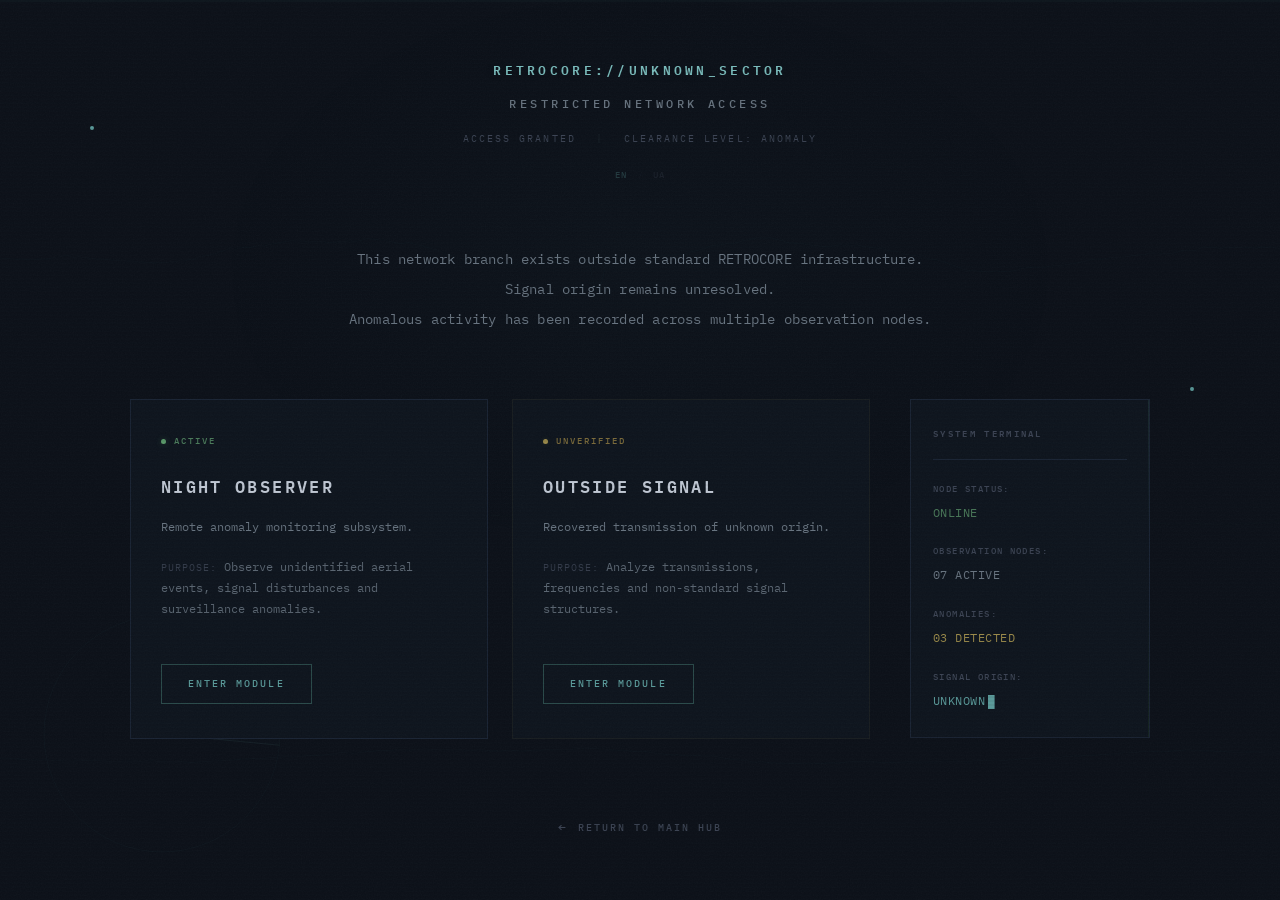
<file: projects/unknown-retrocore/index.html>
<!DOCTYPE html>
<html lang="en">
<head>
  <meta charset="UTF-8">
  <meta name="viewport" content="width=device-width, initial-scale=1.0">
  <title>RETROCORE://UNKNOWN_SECTOR</title>
  <link rel="preconnect" href="https://fonts.googleapis.com">
  <link rel="preconnect" href="https://fonts.gstatic.com" crossorigin>
  <link href="https://fonts.googleapis.com/css2?family=IBM+Plex+Mono:wght@300;400;500;600&display=swap" rel="stylesheet">
  <link rel="stylesheet" href="style.css">
</head>
<body>

  <!-- SVG filter for grain effect -->
  <svg class="sr-only" aria-hidden="true">
    <filter id="grain-filter">
      <feTurbulence type="fractalNoise" baseFrequency="0.75" numOctaves="4" stitchTiles="stitch"/>
      <feColorMatrix type="saturate" values="0"/>
    </filter>
  </svg>

  <!-- Atmospheric overlays -->
  <div class="scanlines" aria-hidden="true"></div>
  <div class="grain-overlay" aria-hidden="true"></div>
  <div class="flicker-overlay" aria-hidden="true"></div>
  <div class="vhs-line" aria-hidden="true"></div>

  <!-- Background canvas systems -->
  <canvas id="radar-canvas" aria-hidden="true"></canvas>
  <canvas id="signals-canvas" aria-hidden="true"></canvas>

  <!-- Anomaly markers -->
  <div class="anomaly-markers" aria-hidden="true">
    <div class="anomaly-marker" style="top:14%;left:7%"></div>
    <div class="anomaly-marker" style="top:71%;left:88%"></div>
    <div class="anomaly-marker" style="top:43%;left:93%"></div>
  </div>

  <!-- Main content -->
  <div class="content-wrapper">

    <header class="header">
      <div class="header-protocol" data-i18n="header.protocol">RETROCORE://UNKNOWN_SECTOR</div>
      <div class="header-subtitle" data-i18n="header.subtitle">RESTRICTED NETWORK ACCESS</div>
      <div class="header-system">
        <span data-i18n="header.access">ACCESS GRANTED</span>
        <span class="separator" aria-hidden="true">|</span>
        <span data-i18n="header.clearance">CLEARANCE LEVEL: ANOMALY</span>
      </div>
      <div class="lang-switch" role="group" aria-label="Language selector">
        <button class="lang-btn" data-lang="en" data-i18n="lang.en">EN</button>
        <span class="lang-sep" aria-hidden="true">/</span>
        <button class="lang-btn" data-lang="ua" data-i18n="lang.ua">UA</button>
      </div>
    </header>

    <section class="hero" aria-label="Introduction">
      <p data-i18n="hero.p1">This network branch exists outside standard RETROCORE infrastructure.</p>
      <p data-i18n="hero.p2">Signal origin remains unresolved.</p>
      <p data-i18n="hero.p3">Anomalous activity has been recorded across multiple observation nodes.</p>
    </section>

    <div class="main-grid">

      <section class="modules" aria-label="Available modules">

        <article class="module-card">
          <div class="module-status active">
            <span class="status-dot" aria-hidden="true"></span>
            <span data-i18n="modules.night.status">ACTIVE</span>
          </div>
          <h2 class="module-title" data-i18n="modules.night.title">NIGHT OBSERVER</h2>
          <p class="module-desc" data-i18n="modules.night.desc">Remote anomaly monitoring subsystem.</p>
          <p class="module-purpose">
            <span class="purpose-label" data-i18n="labels.purpose">Purpose:</span>
            <span data-i18n="modules.night.purpose">Observe unidentified aerial events, signal disturbances and surveillance anomalies.</span>
          </p>
          <a href="modules/night-observer/index.html" class="module-btn" data-i18n="modules.night.btn">ENTER MODULE</a>
        </article>

        <article class="module-card module-card--amber">
          <div class="module-status unverified">
            <span class="status-dot" aria-hidden="true"></span>
            <span data-i18n="modules.signal.status">UNVERIFIED</span>
          </div>
          <h2 class="module-title" data-i18n="modules.signal.title">OUTSIDE SIGNAL</h2>
          <p class="module-desc" data-i18n="modules.signal.desc">Recovered transmission of unknown origin.</p>
          <p class="module-purpose">
            <span class="purpose-label" data-i18n="labels.purpose">Purpose:</span>
            <span data-i18n="modules.signal.purpose">Analyze transmissions, frequencies and non-standard signal structures.</span>
          </p>
          <div class="module-access" id="outside-signal-access"></div>
          <a href="modules/outside-signal/index.html" class="module-btn" data-i18n="modules.signal.btn">ENTER MODULE</a>
        </article>

      </section>

      <aside class="side-panel" aria-label="System terminal">
        <div class="panel-title" data-i18n="panel.title">SYSTEM TERMINAL</div>
        <div class="panel-line">
          <span class="panel-label" data-i18n="panel.nodeStatus">NODE STATUS:</span>
          <span class="panel-value online" data-i18n="panel.nodeOnline">ONLINE</span>
        </div>
        <div class="panel-line">
          <span class="panel-label" data-i18n="panel.obsNodes">OBSERVATION NODES:</span>
          <span class="panel-value" data-i18n="panel.obsActive">07 ACTIVE</span>
        </div>
        <div class="panel-line">
          <span class="panel-label" data-i18n="panel.anomalies">ANOMALIES:</span>
          <span class="panel-value warning" data-i18n="panel.anomaliesCount">03 DETECTED</span>
        </div>
        <div class="panel-line">
          <span class="panel-label" data-i18n="panel.signalOrigin">SIGNAL ORIGIN:</span>
          <span class="panel-value unknown" data-i18n="panel.signalUnknown">UNKNOWN</span>
        </div>
      </aside>

    </div>

    <footer class="footer">
      <a href="../../index.html" class="return-link">
        <span class="return-arrow" aria-hidden="true">&larr;</span>
        <span data-i18n="footer.return">RETURN TO MAIN HUB</span>
      </a>
    </footer>

  </div>

  <script type="module" src="js/main.js"></script>
  <script>
  (function() {
    try {
      var raw = localStorage.getItem('retrocore-night-observer');
      if (raw) {
        var data = JSON.parse(raw);
        var el = document.getElementById('outside-signal-access');
        if (data.outsideSignalUnlocked && el) {
          el.textContent = 'ACCESS AVAILABLE';
          el.classList.add('module-access--available');
        }
      }
    } catch(e) {}
  })();
</script>
</body>
</html>
</file>
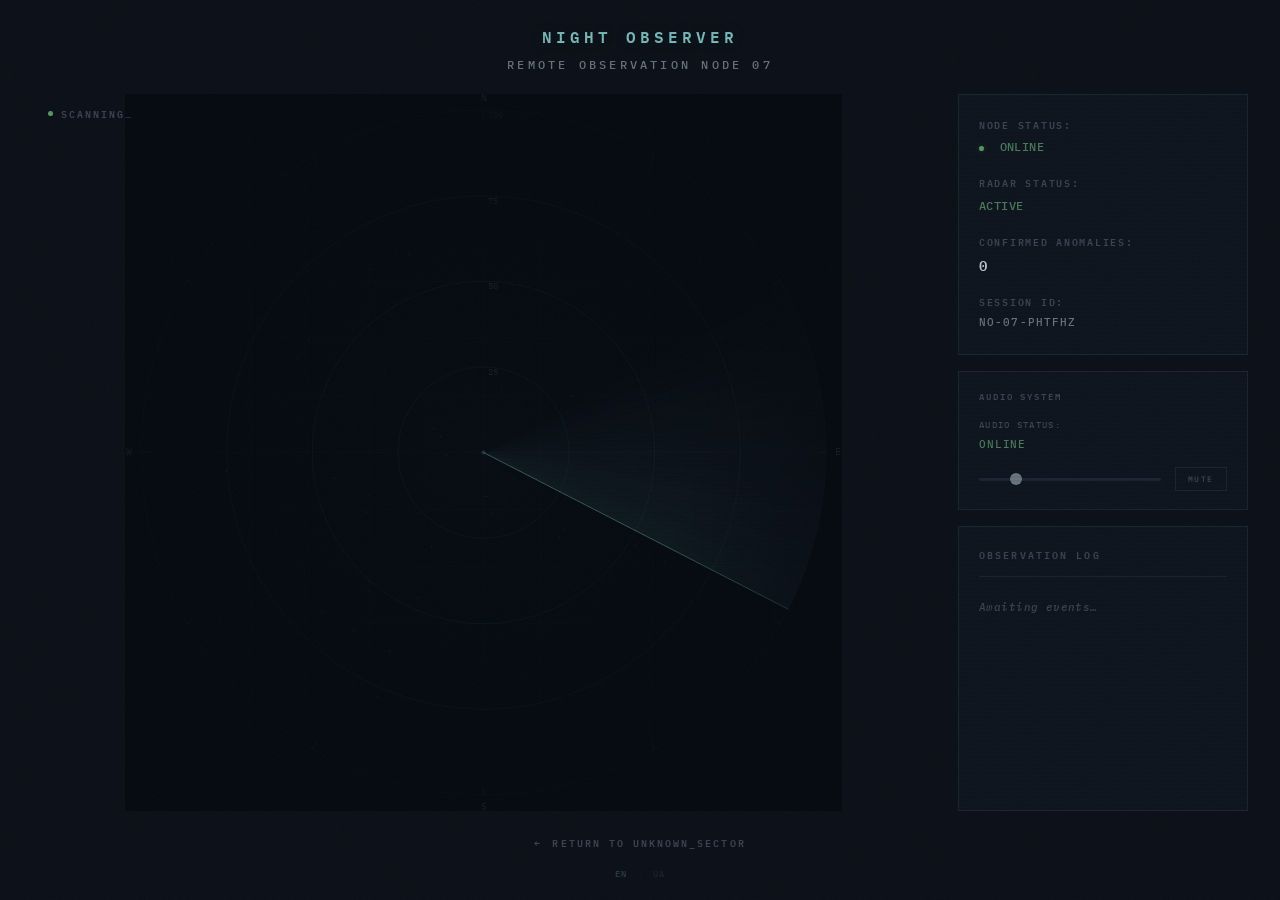
<file: projects/unknown-retrocore/modules/night-observer/index.html>
<!DOCTYPE html>
<html lang="en">
<head>
  <meta charset="UTF-8">
  <meta name="viewport" content="width=device-width, initial-scale=1.0">
  <title>NIGHT OBSERVER — RETROCORE://UNKNOWN_SECTOR</title>
  <link rel="preconnect" href="https://fonts.googleapis.com">
  <link rel="preconnect" href="https://fonts.gstatic.com" crossorigin>
  <link href="https://fonts.googleapis.com/css2?family=IBM+Plex+Mono:wght@300;400;500;600&display=swap" rel="stylesheet">
  <link rel="stylesheet" href="style.css">
</head>
<body>

  <svg class="sr-only" aria-hidden="true">
    <filter id="grain-filter">
      <feTurbulence type="fractalNoise" baseFrequency="0.75" numOctaves="4" stitchTiles="stitch"/>
      <feColorMatrix type="saturate" values="0"/>
    </filter>
  </svg>

  <div class="scanlines" aria-hidden="true"></div>
  <div class="grain-overlay" aria-hidden="true"></div>
  <div class="flicker-overlay" aria-hidden="true"></div>

  <div class="observer-layout">

    <header class="observer-header">
      <div class="observer-title" data-i18n="observer.title">NIGHT OBSERVER</div>
      <div class="observer-subline" data-i18n="observer.subline">REMOTE OBSERVATION NODE 07</div>
    </header>

    <div class="observer-grid">

      <div class="radar-container">
        <canvas id="observer-radar"></canvas>
        <div class="radar-status" id="radar-status">
          <span id="radar-status-text" data-i18n="observer.scanning">SCANNING&#8230;</span>
        </div>
        <div class="audio-indicator" id="audio-indicator" aria-hidden="true">
          <span class="audio-indicator-dot"></span>
          <span class="audio-indicator-label" data-i18n="observer.audio.active">AUDIO ACTIVE</span>
        </div>
        <div class="anomaly-alert" id="anomaly-alert">
          <div class="alert-content">
            <div class="alert-header">
              <span class="alert-dot" aria-hidden="true"></span>
              <span class="alert-header-text" id="alert-header-text" data-i18n="observer.anomalyDetected">CONTACT DETECTED</span>
            </div>
            <div class="analysis-grid" id="analysis-grid">
              <div class="analysis-item">
                <span class="analysis-label" data-i18n="observer.analysis.signalType">SIGNAL TYPE:</span>
                <span class="analysis-value" id="av-signal-type"></span>
              </div>
              <div class="analysis-item">
                <span class="analysis-label" data-i18n="observer.analysis.trajectory">TRAJECTORY:</span>
                <span class="analysis-value" id="av-trajectory"></span>
              </div>
              <div class="analysis-item">
                <span class="analysis-label" data-i18n="observer.analysis.signalStrength">SIGNAL STRENGTH:</span>
                <span class="analysis-value" id="av-signal-strength"></span>
              </div>
              <div class="analysis-item">
                <span class="analysis-label" data-i18n="observer.analysis.movement">MOVEMENT:</span>
                <span class="analysis-value" id="av-movement"></span>
              </div>
            </div>
          </div>
          <div class="alert-actions" id="alert-actions">
            <button class="alert-btn" id="btn-confirm" data-i18n="observer.confirm">CONFIRM ANOMALY</button>
            <button class="alert-btn alert-btn--dismiss" id="btn-dismiss" data-i18n="observer.dismiss">DISMISS CONTACT</button>
          </div>
        </div>
      </div>

      <div class="info-panel">

        <div class="status-block">
          <div class="status-line">
            <span class="status-label" data-i18n="observer.nodeStatus">NODE STATUS:</span>
            <span class="status-value status-value--green">
              <span class="status-dot-inline status-dot-inline--green" aria-hidden="true"></span>
              <span data-i18n="observer.online">ONLINE</span>
            </span>
          </div>
          <div class="status-line">
            <span class="status-label" data-i18n="observer.radarStatus">RADAR STATUS:</span>
            <span class="status-value status-value--green" data-i18n="observer.active">ACTIVE</span>
          </div>
          <div class="status-line">
            <span class="status-label" data-i18n="observer.confirmedLabel">CONFIRMED ANOMALIES:</span>
            <span class="status-value status-value--count" id="confirmed-count">0</span>
          </div>
          <div class="status-line">
            <span class="status-label" data-i18n="observer.sessionLabel">SESSION ID:</span>
            <span class="status-value status-value--id" id="session-id">NO-07------</span>
          </div>
        </div>

        <div class="audio-panel">
          <div class="audio-panel-title" data-i18n="observer.audio.title">AUDIO SYSTEM</div>
          <div class="audio-panel-line">
            <span class="audio-panel-label" data-i18n="observer.audio.status">AUDIO STATUS:</span>
            <span class="audio-panel-value audio-status--online" id="audio-status-value" data-i18n="observer.audio.online">ONLINE</span>
          </div>
          <div class="audio-panel-controls">
            <input type="range" min="0" max="100" value="35" class="audio-slider" id="audio-volume" aria-label="Volume">
            <button class="audio-mute-btn" id="audio-mute" type="button" data-i18n="observer.audio.mute">MUTE</button>
          </div>
        </div>

        <div class="log-block">
          <div class="log-title" data-i18n="observer.logTitle">OBSERVATION LOG</div>
          <div class="log-entries" id="log-entries"></div>
        </div>

      </div>

    </div>

    <footer class="observer-footer">
      <a href="../../index.html" class="back-link">
        <span class="back-arrow" aria-hidden="true">&larr;</span>
        <span data-i18n="observer.back">RETURN TO UNKNOWN_SECTOR</span>
      </a>
      <div class="lang-switch" role="group" aria-label="Language selector">
        <button class="lang-btn" data-lang="en" data-i18n="lang.en">EN</button>
        <span class="lang-sep" aria-hidden="true">/</span>
        <button class="lang-btn" data-lang="ua" data-i18n="lang.ua">UA</button>
      </div>
    </footer>

  </div>

  <script type="module" src="js/main.js"></script>
</body>
</html>
</file>
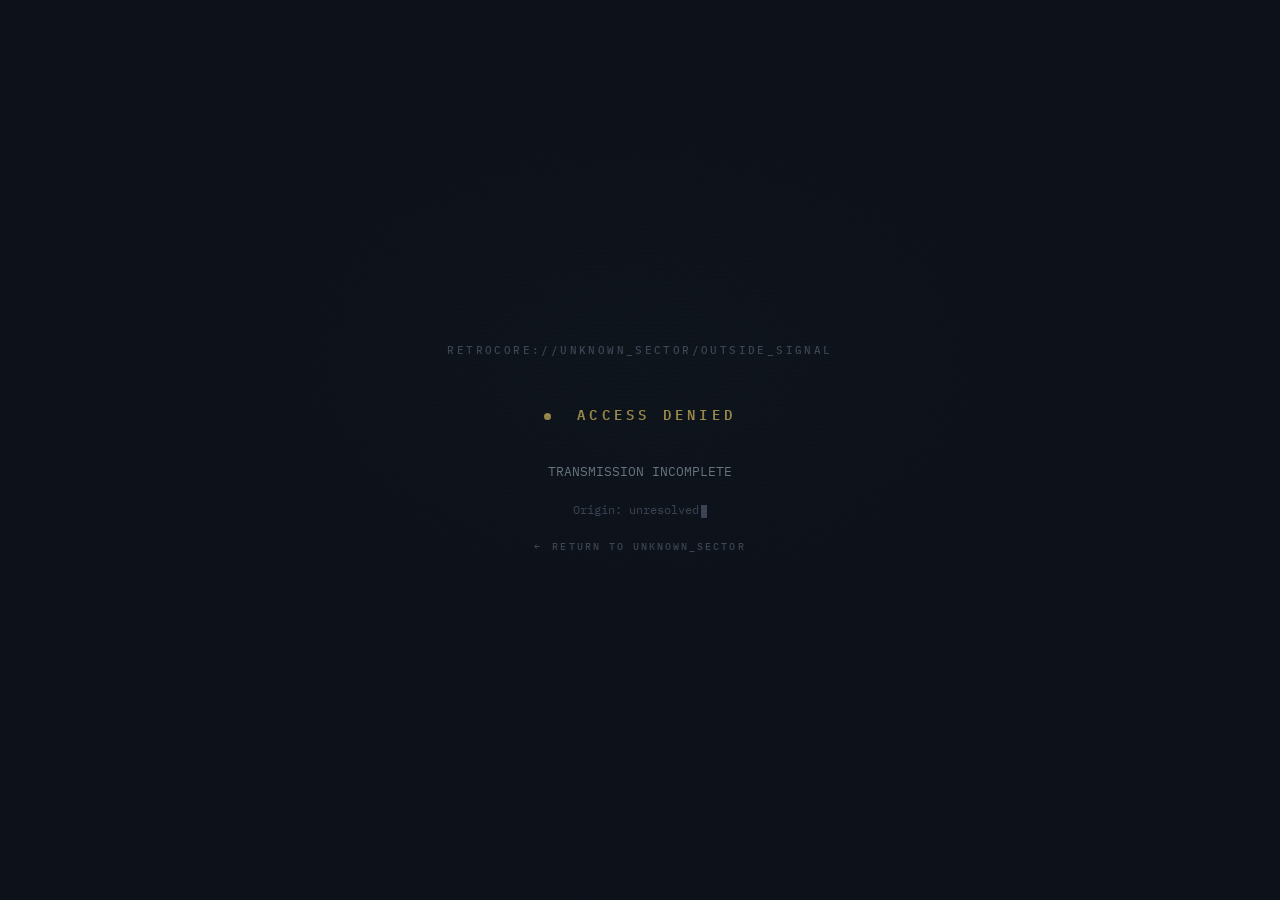
<file: projects/unknown-retrocore/modules/outside-signal/index.html>
<!DOCTYPE html>
<html lang="en">
<head>
  <meta charset="UTF-8">
  <meta name="viewport" content="width=device-width, initial-scale=1.0">
  <title>OUTSIDE SIGNAL — RETROCORE://UNKNOWN_SECTOR</title>
  <link rel="preconnect" href="https://fonts.googleapis.com">
  <link rel="preconnect" href="https://fonts.gstatic.com" crossorigin>
  <link href="https://fonts.googleapis.com/css2?family=IBM+Plex+Mono:wght@300;400;500;600&display=swap" rel="stylesheet">
  <link rel="stylesheet" href="style.css">
</head>
<body>

  <svg class="sr-only" aria-hidden="true">
    <filter id="grain-filter">
      <feTurbulence type="fractalNoise" baseFrequency="0.75" numOctaves="4" stitchTiles="stitch"/>
      <feColorMatrix type="saturate" values="0"/>
    </filter>
  </svg>

  <div class="scanlines" aria-hidden="true"></div>
  <div class="grain-overlay" aria-hidden="true"></div>
  <div class="flicker-overlay" aria-hidden="true"></div>

  <!-- LOCKED -->
  <div id="state-locked" class="os-state">
    <div class="os-container">
      <div class="os-protocol" data-i18n="signal.protocol">RETROCORE://UNKNOWN_SECTOR/OUTSIDE_SIGNAL</div>
      <div class="os-status os-status--locked">
        <span class="os-status-dot" aria-hidden="true"></span>
        <span data-i18n="signal.statusLocked">ACCESS DENIED</span>
      </div>
      <p class="os-message" data-i18n="signal.incomplete">TRANSMISSION INCOMPLETE</p>
      <p class="os-message os-message--faint" data-i18n="signal.origin">Origin: unresolved</p>
      <a href="../../index.html" class="os-back-link">
        <span class="os-back-arrow" aria-hidden="true">&larr;</span>
        <span data-i18n="signal.back">RETURN TO UNKNOWN_SECTOR</span>
      </a>
    </div>
  </div>

  <!-- MAIN -->
  <div id="state-main" class="os-state os-state--hidden">
    <div class="os-layout">

      <header class="os-header">
        <div class="os-title" data-i18n="signal.moduleTitle">OUTSIDE SIGNAL</div>
        <div class="os-meta">
          <div class="os-meta-line">
            <span class="os-meta-label" data-i18n="signal.source">SOURCE:</span>
            <span class="os-meta-value" data-i18n="signal.sourceUnknown">UNKNOWN</span>
          </div>
          <div class="os-meta-line">
            <span class="os-meta-label" data-i18n="signal.integrity">INTEGRITY:</span>
            <span class="os-meta-value os-meta-value--integrity" id="integrity-value">38%</span>
          </div>
          <div class="os-meta-line">
            <span class="os-meta-label" data-i18n="signal.status">STATUS:</span>
            <span class="os-meta-value" id="status-value" data-i18n="signal.statusPartial">PARTIAL RECOVERY</span>
          </div>
        </div>
        <button class="os-audio-btn" id="audio-toggle" type="button" aria-label="Toggle audio">
          <span data-i18n="signal.audio">SND</span>
        </button>
      </header>

      <section class="os-transmission" aria-label="Transmission data">
        <div class="os-transmission-frame">
          <div class="os-transmission-head">
            <span class="os-transmission-label" data-i18n="signal.receivedData">RECEIVED TRANSMISSION DATA</span>
            <span class="os-transmission-cursor" aria-hidden="true"></span>
          </div>
          <div class="os-transmission-body" id="transmission-body"></div>
        </div>
      </section>

      <div class="os-actions" id="action-bar">
        <button class="os-action-btn" id="btn-filter" data-i18n="signal.filter">FILTER</button>
        <button class="os-action-btn" id="btn-boost" data-i18n="signal.boost">BOOST</button>
        <button class="os-action-btn" id="btn-reconstruct" data-i18n="signal.reconstruct">RECONSTRUCT</button>
      </div>

      <footer class="os-footer">
        <a href="../../index.html" class="os-back-link">
          <span class="os-back-arrow" aria-hidden="true">&larr;</span>
          <span data-i18n="signal.back">RETURN TO UNKNOWN_SECTOR</span>
        </a>
        <div class="os-lang" role="group" aria-label="Language selector">
          <button class="os-lang-btn" data-lang="en" data-i18n="lang.en">EN</button>
          <span class="os-lang-sep" aria-hidden="true">/</span>
          <button class="os-lang-btn" data-lang="ua" data-i18n="lang.ua">UA</button>
        </div>
      </footer>

    </div>
  </div>

  <!-- COMPLETION OVERLAY — outside all state containers so display:none on parent doesn't hide it -->
  <div class="os-completion" id="completion-overlay" aria-hidden="true">
    <div class="os-completion-content">
      <div class="os-comp-line os-comp-line--recovered" id="comp-recovered" data-i18n="signal.transmissionRecovered">TRANSMISSION RECOVERED</div>
      <div class="os-comp-line os-comp-line--detected" id="comp-detected" data-i18n="signal.newLocation">NEW LOCATION DETECTED</div>
      <div class="os-comp-line os-comp-line--blacksite" id="comp-blacksite">BLACKSITE</div>
      <div class="os-comp-action" id="comp-action">
        <a href="../blacksite/index.html" class="os-open-btn" data-i18n="signal.openBlacksite">OPEN BLACKSITE</a>
      </div>
    </div>
  </div>

  <!-- COMPLETE (return visit) -->
  <div id="state-complete" class="os-state os-state--hidden">
    <div class="os-container">
      <div class="os-protocol" data-i18n="signal.protocol">RETROCORE://UNKNOWN_SECTOR/OUTSIDE_SIGNAL</div>
      <div class="os-status os-status--available">
        <span class="os-status-dot" aria-hidden="true"></span>
        <span data-i18n="signal.statusAvailable">ACCESS AVAILABLE</span>
      </div>
      <p class="os-message" data-i18n="signal.transmissionComplete">Transmission fully recovered.</p>
      <div class="os-detected-block">
        <span class="os-detected-label" data-i18n="signal.blacksiteDetected">NEW LOCATION DETECTED:</span>
        <span class="os-detected-name">BLACKSITE</span>
      </div>
      <a href="../blacksite/index.html" class="os-open-btn os-open-btn--standalone" data-i18n="signal.openBlacksite">OPEN BLACKSITE</a>
      <a href="../../index.html" class="os-back-link">
        <span class="os-back-arrow" aria-hidden="true">&larr;</span>
        <span data-i18n="signal.back">RETURN TO UNKNOWN_SECTOR</span>
      </a>
      <div class="os-lang" role="group" aria-label="Language selector">
        <button class="os-lang-btn" data-lang="en" data-i18n="lang.en">EN</button>
        <span class="os-lang-sep" aria-hidden="true">/</span>
        <button class="os-lang-btn" data-lang="ua" data-i18n="lang.ua">UA</button>
      </div>
    </div>
  </div>

  <script type="module" src="js/main.js"></script>
</body>
</html>
</file>
<file: css/variables.css>
/* RETROCORE://HUB — variables.css */

@import url('https://fonts.googleapis.com/css2?family=Share+Tech+Mono&family=Orbitron:wght@400;600;700;900&family=VT323&display=swap');

:root {
  /* ── PALETTE ─────────────────────────────────── */
  --clr-void:        #020408;
  --clr-deep:        #05090f;
  --clr-surface:     #0a1220;
  --clr-panel:       rgba(8, 16, 28, 0.72);

  --clr-cyan:        #00e5ff;
  --clr-cyan-dim:    #0099b8;
  --clr-cyan-ghost:  rgba(0, 229, 255, 0.07);

  --clr-teal:        #00c9a7;
  --clr-amber:       #ffb347;
  --clr-amber-dim:   rgba(255, 179, 71, 0.15);

  --clr-white:       #e8f0f8;
  --clr-white-dim:   rgba(232, 240, 248, 0.55);
  --clr-white-ghost: rgba(232, 240, 248, 0.08);

  --clr-red-vhs:     #ff2d55;

  /* ── PHASE 7 — NETWORK EXPANSION ────────────────── */
  --clr-archive:           #ffb347;          /* warm VHS amber/gold       */
  --clr-archive-dim:       rgba(255, 179, 71, 0.14);
  --clr-archive-ghost:     rgba(255, 179, 71, 0.045);
  --glow-archive-sm:       0 0 6px rgba(255, 179, 71, 0.45),
                           0 0 18px rgba(255, 179, 71, 0.15);

  --clr-wavecast:          #ff2d9b;          /* synthwave magenta/pink    */
  --clr-wavecast-dim:      rgba(255, 45, 155, 0.14);
  --clr-wavecast-ghost:    rgba(255, 45, 155, 0.045);
  --glow-wavecast-sm:      0 0 6px rgba(255, 45, 155, 0.45),
                           0 0 18px rgba(255, 45, 155, 0.15);

  /* ── GLOW ────────────────────────────────────── */
  --glow-cyan-sm:    0 0 6px rgba(0, 229, 255, 0.35),
                     0 0 14px rgba(0, 229, 255, 0.15);
  --glow-cyan-md:    0 0 10px rgba(0, 229, 255, 0.5),
                     0 0 30px rgba(0, 229, 255, 0.2),
                     0 0 60px rgba(0, 229, 255, 0.07);
  --glow-cyan-lg:    0 0 20px rgba(0, 229, 255, 0.6),
                     0 0 60px rgba(0, 229, 255, 0.25),
                     0 0 120px rgba(0, 229, 255, 0.08);
  --glow-teal-sm:    0 0 8px rgba(0, 201, 167, 0.4),
                     0 0 20px rgba(0, 201, 167, 0.15);
  --glow-amber-sm:   0 0 6px rgba(255, 179, 71, 0.4),
                     0 0 18px rgba(255, 179, 71, 0.12);

  /* ── TYPOGRAPHY ──────────────────────────────── */
  --font-display:    'Orbitron', 'Share Tech Mono', monospace;
  --font-mono:       'Share Tech Mono', 'Courier New', monospace;
  --font-terminal:   'VT323', monospace;

  --fs-xs:           0.6875rem;  /* 11px */
  --fs-sm:           0.8125rem;  /* 13px */
  --fs-base:         1rem;       /* 16px */
  --fs-md:           1.125rem;   /* 18px */
  --fs-lg:           1.375rem;   /* 22px */
  --fs-xl:           1.75rem;    /* 28px */
  --fs-2xl:          2.25rem;    /* 36px */
  --fs-3xl:          3rem;       /* 48px */
  --fs-4xl:          4rem;       /* 64px */
  --fs-hero:         clamp(2.2rem, 5.5vw, 4.5rem);

  --lh-tight:        1.1;
  --lh-snug:         1.3;
  --lh-normal:       1.6;
  --lh-loose:        2;

  --ls-wide:         0.12em;
  --ls-wider:        0.22em;
  --ls-widest:       0.38em;

  /* ── SPACING ─────────────────────────────────── */
  --sp-1:  0.25rem;
  --sp-2:  0.5rem;
  --sp-3:  0.75rem;
  --sp-4:  1rem;
  --sp-5:  1.25rem;
  --sp-6:  1.5rem;
  --sp-8:  2rem;
  --sp-10: 2.5rem;
  --sp-12: 3rem;
  --sp-16: 4rem;
  --sp-20: 5rem;
  --sp-24: 6rem;
  --sp-32: 8rem;

  /* ── LAYOUT ──────────────────────────────────── */
  --max-w:           1280px;
  --header-h:        68px;
  --header-h-sm:     56px;

  /* ── BORDERS ─────────────────────────────────── */
  --border-dim:      1px solid rgba(0, 229, 255, 0.08);
  --border-mid:      1px solid rgba(0, 229, 255, 0.18);
  --border-bright:   1px solid rgba(0, 229, 255, 0.4);

  /* ── RADIUS ──────────────────────────────────── */
  --r-sm:  2px;
  --r-md:  4px;
  --r-lg:  8px;

  /* ── TRANSITIONS ─────────────────────────────── */
  --ease-out-expo:   cubic-bezier(0.16, 1, 0.3, 1);
  --ease-in-out:     cubic-bezier(0.4, 0, 0.2, 1);
  --ease-cyber:      cubic-bezier(0.25, 0.46, 0.45, 0.94);

  --dur-fast:        120ms;
  --dur-base:        260ms;
  --dur-slow:        480ms;
  --dur-cinematic:   900ms;

  /* ── BLUR / GLASS ────────────────────────────── */
  --blur-glass:      blur(20px) saturate(160%);
  --blur-sm:         blur(8px);

  /* ── Z-INDEX STACK ───────────────────────────── */
  --z-bg:      0;
  --z-content: 10;
  --z-overlay: 20;
  --z-header:  100;
  --z-modal:   200;
}
</file>
<file: css/animations.css>
/* RETROCORE://HUB — animations.css */

/* ── LOGO PULSE ──────────────────────────────────────── */
@keyframes logoPulse {
  0%, 100% {
    text-shadow:
      0 0 6px rgba(0, 229, 255, 0.5),
      0 0 18px rgba(0, 229, 255, 0.25),
      0 0 40px rgba(0, 229, 255, 0.08);
    opacity: 1;
  }
  45% {
    text-shadow:
      0 0 10px rgba(0, 229, 255, 0.7),
      0 0 28px rgba(0, 229, 255, 0.35),
      0 0 60px rgba(0, 229, 255, 0.12);
    opacity: 0.97;
  }
  50% {
    text-shadow:
      0 0 4px rgba(0, 229, 255, 0.3),
      0 0 12px rgba(0, 229, 255, 0.14);
    opacity: 0.92;
  }
}

/* ── CRT FLICKER ─────────────────────────────────────── */
@keyframes crtFlicker {
  0%   { opacity: 1; }
  2%   { opacity: 0.94; }
  4%   { opacity: 1; }
  19%  { opacity: 1; }
  20%  { opacity: 0.97; }
  21%  { opacity: 1; }
  56%  { opacity: 1; }
  57%  { opacity: 0.91; }
  58%  { opacity: 1; }
  100% { opacity: 1; }
}

/* ── VHS GLITCH SHIFT ────────────────────────────────── */
@keyframes vhsShift {
  0%    { transform: translate(0, 0) skewX(0deg); }
  2%    { transform: translate(-1px, 0) skewX(-0.3deg); }
  3%    { transform: translate(1px, 0) skewX(0.3deg); }
  4%    { transform: translate(0, 0) skewX(0deg); }
  97%   { transform: translate(0, 0) skewX(0deg); }
  98%   { transform: translate(1px, 0) skewX(0.2deg); }
  99%   { transform: translate(-1px, 0) skewX(-0.2deg); }
  100%  { transform: translate(0, 0) skewX(0deg); }
}

/* ── CHROMATIC ABERRATION ────────────────────────────── */
@keyframes chromaticDrift {
  0%   { text-shadow: -1px 0 rgba(255, 45, 85, 0.35), 1px 0 rgba(0, 229, 255, 0.35); }
  25%  { text-shadow: -1.5px 0 rgba(255, 45, 85, 0.25), 1.5px 0 rgba(0, 229, 255, 0.25); }
  50%  { text-shadow: -0.5px 0 rgba(255, 45, 85, 0.4), 0.5px 0 rgba(0, 229, 255, 0.4); }
  75%  { text-shadow: -2px 0 rgba(255, 45, 85, 0.18), 2px 0 rgba(0, 229, 255, 0.18); }
  100% { text-shadow: -1px 0 rgba(255, 45, 85, 0.35), 1px 0 rgba(0, 229, 255, 0.35); }
}

/* ── SCANLINE CRAWL ──────────────────────────────────── */
@keyframes scanlineCrawl {
  0%   { background-position: 0 0; }
  100% { background-position: 0 100%; }
}

/* ── SCANLINE WIPE ───────────────────────────────────── */
@keyframes scanlineWipe {
  0%   { transform: translateY(-100%); }
  100% { transform: translateY(100vh); }
}

/* ── NOISE GRAIN ─────────────────────────────────────── */
@keyframes noiseShift {
  0%   { transform: translate(0, 0); }
  10%  { transform: translate(-2%, -3%); }
  20%  { transform: translate(1%, 2%); }
  30%  { transform: translate(-1%, 1%); }
  40%  { transform: translate(2%, -1%); }
  50%  { transform: translate(-2%, 2%); }
  60%  { transform: translate(1%, -2%); }
  70%  { transform: translate(-1%, 3%); }
  80%  { transform: translate(2%, 1%); }
  90%  { transform: translate(-1%, -2%); }
  100% { transform: translate(0, 0); }
}

/* ── ATMOSPHERIC GLOW ────────────────────────────────── */
@keyframes atmosphericGlow {
  0%, 100% {
    opacity: 0.28;
    transform: scale(1) translateY(0);
  }
  33% {
    opacity: 0.38;
    transform: scale(1.04) translateY(-8px);
  }
  66% {
    opacity: 0.22;
    transform: scale(0.97) translateY(5px);
  }
}

/* ── RADIAL BREATHE ──────────────────────────────────── */
@keyframes radialBreathe {
  0%, 100% { opacity: 0.18; transform: scale(1); }
  50%       { opacity: 0.28; transform: scale(1.08); }
}

/* ── PARTICLE FLOAT ──────────────────────────────────── */
@keyframes particleFloat {
  0% {
    transform: translateY(0) translateX(0) scale(1);
    opacity: 0;
  }
  10% { opacity: 1; }
  90% { opacity: 0.6; }
  100% {
    transform: translateY(-120vh) translateX(var(--drift)) scale(0.5);
    opacity: 0;
  }
}

/* ── TERMINAL BLINK ──────────────────────────────────── */
@keyframes termBlink {
  0%, 49%  { opacity: 1; }
  50%, 100% { opacity: 0; }
}

/* ── HERO REVEAL ─────────────────────────────────────── */
@keyframes heroReveal {
  0% {
    opacity: 0;
    transform: translateY(24px);
    filter: blur(8px);
  }
  100% {
    opacity: 1;
    transform: translateY(0);
    filter: blur(0);
  }
}

/* ── SUBTEXT REVEAL ──────────────────────────────────── */
@keyframes subtextReveal {
  0% {
    opacity: 0;
    letter-spacing: 0.6em;
  }
  100% {
    opacity: 1;
    letter-spacing: var(--ls-widest);
  }
}

/* ── BORDER TRACE ────────────────────────────────────── */
@keyframes borderTrace {
  0%   { width: 0; opacity: 0; }
  20%  { opacity: 1; }
  100% { width: 100%; opacity: 1; }
}

/* ── GRID LINE DRIFT ─────────────────────────────────── */
@keyframes gridDrift {
  0%   { transform: translateY(0); }
  100% { transform: translateY(60px); }
}

/* ── STATUS PING ─────────────────────────────────────── */
@keyframes statusPing {
  0%, 100% { transform: scale(1); opacity: 1; }
  50%       { transform: scale(1.6); opacity: 0; }
}

/* ── CORNER BRACKET FLASH ────────────────────────────── */
@keyframes bracketFlash {
  0%, 100% { opacity: 0.35; }
  50%       { opacity: 0.85; }
}

/* ── HEADER ENTRY ────────────────────────────────────── */
@keyframes headerSlideIn {
  0% {
    transform: translateY(-100%);
    opacity: 0;
  }
  100% {
    transform: translateY(0);
    opacity: 1;
  }
}

/* ── BUTTON SHIMMER ──────────────────────────────────── */
@keyframes buttonShimmer {
  0%   { background-position: -200% center; }
  100% { background-position: 200% center; }
}

/* ══════════════════════════════════════════════════════
   ACTIVE MODULES — additional keyframes
══════════════════════════════════════════════════════ */

/* ── SECTION REVEAL (scroll-triggered via JS class) ─── */
@keyframes moduleReveal {
  0% {
    opacity: 0;
    transform: translateY(36px);
    filter: blur(6px);
  }
  100% {
    opacity: 1;
    transform: translateY(0);
    filter: blur(0);
  }
}

/* ── CARD AMBIENT GRADIENT DRIFT ─────────────────────── */
@keyframes cardGradientDrift {
  0%   { background-position: 0% 50%; }
  50%  { background-position: 100% 50%; }
  100% { background-position: 0% 50%; }
}

/* ── CARD SCANLINE SWEEP (hover) ─────────────────────── */
@keyframes cardScanSweep {
  0%   { transform: translateY(-100%); opacity: 0; }
  10%  { opacity: 1; }
  90%  { opacity: 0.6; }
  100% { transform: translateY(200%); opacity: 0; }
}

/* ── CARD CORNER PULSE ────────────────────────────────── */
@keyframes cardCornerPulse {
  0%, 100% { opacity: 0.25; }
  50%       { opacity: 0.7; }
}

/* ── RUN INDICATOR BLINK ──────────────────────────────── */
@keyframes runBlink {
  0%, 45%  { opacity: 1; }
  50%, 95% { opacity: 0.15; }
  100%     { opacity: 1; }
}

/* ── STATUS DOT PULSE (per-card accent) ──────────────── */
@keyframes accentPing {
  0%   { transform: scale(1);   opacity: 0.9; }
  60%  { transform: scale(2.2); opacity: 0; }
  100% { transform: scale(1);   opacity: 0; }
}

/* ── CARD NOISE FLOAT ────────────────────────────────── */
@keyframes cardNoiseFloat {
  0%   { transform: translate(0, 0)     scale(1.08); }
  25%  { transform: translate(-1%, -2%) scale(1.09); }
  50%  { transform: translate(1%, 1%)   scale(1.08); }
  75%  { transform: translate(-1%, 2%)  scale(1.09); }
  100% { transform: translate(0, 0)     scale(1.08); }
}

/* ── SECTION DIVIDER TRACE ───────────────────────────── */
@keyframes sectionDividerIn {
  0%   { width: 0; opacity: 0; }
  30%  { opacity: 1; }
  100% { width: 100%; opacity: 1; }
}

/* ── MODULE GRID STAGGER (JS assigns delay) ──────────── */
@keyframes cardSlideUp {
  0% {
    opacity: 0;
    transform: translateY(48px) scale(0.97);
    filter: blur(4px);
  }
  100% {
    opacity: 1;
    transform: translateY(0) scale(1);
    filter: blur(0);
  }
}

/* ── CARD IDLE BREATHE ───────────────────────────────── */
@keyframes cardBreath {
  0%, 100% { box-shadow: var(--card-glow-rest); }
  50%       { box-shadow: var(--card-glow-breathe); }
}

/* ── HOLOGRAPHIC SHIMMER SWEEP ───────────────────────── */
@keyframes holoSweep {
  0%   { transform: translateX(-100%) skewX(-12deg); }
  100% { transform: translateX(300%)  skewX(-12deg); }
}

/* ── COMING SOON TICKER ──────────────────────────────── */
@keyframes tickerSlide {
  0%   { transform: translateX(0); }
  100% { transform: translateX(-50%); }
}

/* ══════════════════════════════════════════════════════
   PHASE 3 — INCOMING SIGNALS + FOOTER keyframes
══════════════════════════════════════════════════════ */

/* ── SIGNAL ROW SLIDE IN ─────────────────────────────── */
@keyframes sigRowIn {
  0% {
    opacity: 0;
    transform: translateX(-18px);
    filter: blur(3px);
  }
  100% {
    opacity: 1;
    transform: translateX(0);
    filter: blur(0);
  }
}

/* ── PROGRESS BAR FILL ───────────────────────────────── */
@keyframes progressFill {
  0%   { width: 0%; opacity: 0.4; }
  15%  { opacity: 1; }
  100% { width: var(--prog-target); opacity: 1; }
}

/* ── INTERFERENCE GLITCH (signal rows) ──────────────── */
@keyframes sigGlitch {
  0%,  96% { transform: translateX(0) scaleY(1); opacity: 1; }
  97%       { transform: translateX(-2px) scaleY(1.008); opacity: 0.85; }
  98%       { transform: translateX(2px)  scaleY(0.994); opacity: 0.9; }
  99%       { transform: translateX(-1px) scaleY(1); opacity: 0.95; }
  100%      { transform: translateX(0) scaleY(1); opacity: 1; }
}

/* ── SIGNAL STRENGTH BARS ────────────────────────────── */
@keyframes barFlicker {
  0%, 100% { opacity: 1; transform: scaleY(1); }
  45%       { opacity: 0.55; transform: scaleY(0.7); }
  50%       { opacity: 1; transform: scaleY(1.1); }
}

/* ── WAVEFORM OSCILLATE ──────────────────────────────── */
@keyframes waveformOsc {
  0%   { d: path("M0 8 Q5 2 10 8 Q15 14 20 8 Q25 2 30 8 Q35 14 40 8"); }
  50%  { d: path("M0 8 Q5 14 10 8 Q15 2 20 8 Q25 14 30 8 Q35 2 40 8"); }
  100% { d: path("M0 8 Q5 2 10 8 Q15 14 20 8 Q25 2 30 8 Q35 14 40 8"); }
}

/* ── FOOTER TOP GLOW PULSE ───────────────────────────── */
@keyframes footerGlowPulse {
  0%, 100% { opacity: 0.35; }
  50%       { opacity: 0.6; }
}

/* ── SOCIAL ICON HOVER LIFT ──────────────────────────── */
@keyframes iconLift {
  0%   { transform: translateY(0); }
  50%  { transform: translateY(-3px); }
  100% { transform: translateY(0); }
}

/* ── SYSTEM HEARTBEAT ────────────────────────────────── */
@keyframes heartbeat {
  0%,  80%, 100% { transform: scale(1);   opacity: 1; }
  10%             { transform: scale(1.35); opacity: 0.9; }
  20%             { transform: scale(1);   opacity: 1; }
  30%             { transform: scale(1.18); opacity: 0.95; }
  40%             { transform: scale(1);   opacity: 1; }
}

/* ── COORD COUNTER ───────────────────────────────────── */
@keyframes coordScroll {
  0%   { transform: translateY(0); }
  100% { transform: translateY(-50%); }
}

/* ── FOOTER SCANLINE DRIFT ───────────────────────────── */
@keyframes footScanDrift {
  0%   { background-position: 0 0; }
  100% { background-position: 0 120px; }
}

/* ── NOISE SIGNAL FLICKER ────────────────────────────── */
@keyframes noiseTick {
  0%,100% { opacity: 0.022; }
  30%      { opacity: 0.038; }
  60%      { opacity: 0.016; }
}

/* ══════════════════════════════════════════════════════
   BATTLESHIP — naval-specific keyframes
══════════════════════════════════════════════════════ */

/* ── SONAR RING EXPAND ───────────────────────────────── */
@keyframes sonarRing {
  0% {
    transform: translate(-50%, -50%) scale(0.1);
    opacity: 0.7;
  }
  100% {
    transform: translate(-50%, -50%) scale(1);
    opacity: 0;
  }
}

/* ── DEPLOY BADGE ENTRANCE ───────────────────────────── */
@keyframes deployIn {
  0% {
    opacity: 0;
    transform: translateY(-6px) translateX(-50%);
    filter: blur(3px);
  }
  100% {
    opacity: 1;
    transform: translateY(0) translateX(-50%);
    filter: blur(0);
  }
}

/* ── COORD FLICKER (on hover) ────────────────────────── */
@keyframes coordFlicker {
  0%,  90%, 100% { opacity: 1; }
  91%             { opacity: 0.1; }
  93%             { opacity: 0.9; }
  95%             { opacity: 0.2; }
  97%             { opacity: 1; }
}

/* ── DEPLOY PIP THROB ────────────────────────────────── */
@keyframes deployPip {
  0%,  100% { transform: scale(1);    opacity: 1; }
  50%        { transform: scale(1.55); opacity: 0.5; }
}

/* ── TACTICAL GRID PULSE ─────────────────────────────── */
@keyframes tacticalGridPulse {
  0%,  100% { opacity: 0.045; }
  50%        { opacity: 0.075; }
}

/* ── ICON SWEEP ARM ──────────────────────────────────── */
@keyframes radarArmSpin {
  0%   { transform: rotate(0deg);   transform-origin: 12px 12px; }
  100% { transform: rotate(360deg); transform-origin: 12px 12px; }
}

/* ── COLD GLOW PULSE ─────────────────────────────────── */
@keyframes coldGlowPulse {
  0%,  100% {
    box-shadow:
      0 0 0 1px rgba(0, 140, 255, 0.12),
      0 4px 32px rgba(0,0,0,0.55),
      inset 0 1px 0 rgba(0, 140, 255, 0.05);
  }
  50% {
    box-shadow:
      0 0 0 1px rgba(0, 200, 255, 0.22),
      0 4px 48px rgba(0, 140, 255, 0.08),
      0 0 28px rgba(0, 180, 255, 0.06),
      inset 0 1px 0 rgba(0, 200, 255, 0.08);
  }
}

/* ══════════════════════════════════════════════════════
   PHASE 5 — BATTLESHIP / NAVAL keyframes
══════════════════════════════════════════════════════ */

/* ── SONAR RING EXPAND ────────────────────────────────── */
@keyframes sonarRing {
  0% {
    transform: translate(-50%, -50%) scale(0.2);
    opacity: 0.7;
  }
  100% {
    transform: translate(-50%, -50%) scale(2.8);
    opacity: 0;
  }
}

/* ── DEPLOY BADGE PULSE ──────────────────────────────── */
@keyframes deployPulse {
  0%, 100% {
    box-shadow:
      0 0 0 1px rgba(0, 200, 255, 0.18),
      0 0 8px rgba(0, 200, 255, 0.1);
    opacity: 1;
  }
  50% {
    box-shadow:
      0 0 0 1px rgba(0, 200, 255, 0.36),
      0 0 18px rgba(0, 200, 255, 0.2);
    opacity: 0.92;
  }
}

/* ── DEPLOY PIP COLD BLINK ───────────────────────────── */
@keyframes deployPip {
  0%,  40% { opacity: 1;    transform: scale(1); }
  50%       { opacity: 0.2;  transform: scale(0.7); }
  55%       { opacity: 1;    transform: scale(1.15); }
  60%, 100% { opacity: 1;    transform: scale(1); }
}

/* ── TACTICAL GRID SHIMMER ───────────────────────────── */
@keyframes tacticalGridShimmer {
  0%   { opacity: 0.06; }
  45%  { opacity: 0.11; }
  50%  { opacity: 0.07; }
  100% { opacity: 0.06; }
}

/* ── RADAR ICON SWEEP (CSS fallback) ─────────────────── */
@keyframes radarSweepCSS {
  0%   { transform: rotate(0deg); }
  100% { transform: rotate(360deg); }
}

/* ── COORD FLICKER ────────────────────────────────────── */
@keyframes coordFlicker {
  0%, 92% { opacity: 0.35; }
  93%      { opacity: 0.08; }
  94%      { opacity: 0.35; }
  96%      { opacity: 0.12; }
  97%      { opacity: 0.35; }
  100%     { opacity: 0.35; }
}

/* ── NAVAL HOVER GLOW SURGE ──────────────────────────── */
@keyframes navalGlowSurge {
  0%, 100% {
    box-shadow:
      0 0 0 1px rgba(0, 200, 255, 0.32),
      0 8px 60px rgba(0, 180, 255, 0.13),
      0 20px 80px rgba(0, 0, 0, 0.75),
      inset 0 1px 0 rgba(80, 200, 255, 0.07);
  }
  50% {
    box-shadow:
      0 0 0 1px rgba(0, 200, 255, 0.48),
      0 8px 80px rgba(0, 200, 255, 0.2),
      0 20px 80px rgba(0, 0, 0, 0.75),
      inset 0 1px 0 rgba(80, 200, 255, 0.1);
  }
}

/* ── NEW DEPLOYMENT ENTRY ────────────────────────────── */
@keyframes deployBadgeIn {
  0% {
    opacity: 0;
    transform: translateX(8px);
    filter: blur(2px);
  }
  100% {
    opacity: 1;
    transform: translateX(0);
    filter: blur(0);
  }
}

/* ══════════════════════════════════════════════════════
   PHASE 7 — NETWORK EXPANSION keyframes
══════════════════════════════════════════════════════ */

/* ── MINI-PLAYER EQ BAR ──────────────────────────────── */
@keyframes eqBounce {
  0%, 100% { transform: scaleY(0.3); }
  50%       { transform: scaleY(1);   }
}

/* ── LIVE PULSE DOT ──────────────────────────────────── */
@keyframes livePulse {
  0%, 100% { opacity: 1;   transform: scale(1); }
  50%       { opacity: 0.4; transform: scale(0.75); }
}

/* ── MINI-PLAYER SLIDE-IN ────────────────────────────── */
@keyframes miniPlayerIn {
  0%   { opacity: 0; transform: translateY(12px) scale(0.97); }
  100% { opacity: 1; transform: translateY(0)    scale(1);    }
}

/* ── WAVECAST CARD GRADIENT DRIFT ───────────────────── */
@keyframes wavecastGradientDrift {
  0%   { background-position: 0% 50%; }
  50%  { background-position: 100% 50%; }
  100% { background-position: 0% 50%; }
}

/* ── ARCHIVE STATIC FLICKER ──────────────────────────── */
@keyframes archiveFlicker {
  0%, 90%, 100% { opacity: 0.08; }
  92%            { opacity: 0.18; }
  94%            { opacity: 0.06; }
  96%            { opacity: 0.14; }
}

/* ── VOLUME SLIDER THUMB GLOW ────────────────────────── */
@keyframes sliderGlow {
  0%, 100% { box-shadow: 0 0 4px var(--clr-wavecast); }
  50%       { box-shadow: 0 0 10px var(--clr-wavecast), 0 0 20px rgba(255,45,155,0.2); }
}
</file>
<file: css/style.css>
/* RETROCORE://HUB — style.css */

/* ═══════════════════════════════════════════════════════
   BASE
═══════════════════════════════════════════════════════ */
html {
  background: var(--clr-void);
  color: var(--clr-white);
  font-family: var(--font-mono);
  overflow-x: hidden;
}

body {
  background: var(--clr-void);
  position: relative;
  overflow-x: hidden;
  min-height: 100vh;
}

/* ── SELECTION ─────────────────────────────────────── */
::selection {
  background: rgba(0, 229, 255, 0.18);
  color: var(--clr-cyan);
}

/* ── SCROLLBAR ─────────────────────────────────────── */
::-webkit-scrollbar { width: 4px; }
::-webkit-scrollbar-track { background: var(--clr-void); }
::-webkit-scrollbar-thumb {
  background: var(--clr-cyan-dim);
  border-radius: 2px;
}

/* ── LAYOUT CONTAINER ──────────────────────────────── */
.container {
  width: 100%;
  max-width: var(--max-w);
  margin: 0 auto;
  padding: 0 var(--sp-6);
}

@media (max-width: 768px) {
  .container { padding: 0 var(--sp-4); }
}

/* ═══════════════════════════════════════════════════════
   AMBIENT BACKGROUND SYSTEM
═══════════════════════════════════════════════════════ */

/* ── BACKGROUND WRAPPER ────────────────────────────── */
.bg-system {
  position: fixed;
  inset: 0;
  z-index: var(--z-bg);
  pointer-events: none;
  overflow: hidden;
}

/* ── BASE GRADIENT LAYER ───────────────────────────── */
.bg-gradient {
  position: absolute;
  inset: 0;
  background:
    radial-gradient(ellipse 80% 60% at 50% -10%,
      rgba(0, 229, 255, 0.055) 0%,
      transparent 65%),
    radial-gradient(ellipse 60% 50% at 20% 80%,
      rgba(0, 201, 167, 0.035) 0%,
      transparent 60%),
    radial-gradient(ellipse 50% 40% at 80% 70%,
      rgba(0, 80, 120, 0.04) 0%,
      transparent 55%),
    linear-gradient(180deg,
      #020408 0%,
      #030711 30%,
      #020508 60%,
      #010306 100%);
}

/* ── ATMOSPHERIC GLOW ORB ──────────────────────────── */
.bg-orb {
  position: absolute;
  border-radius: 50%;
  pointer-events: none;
}

.bg-orb--primary {
  width: 900px;
  height: 500px;
  left: 50%;
  top: -80px;
  transform: translateX(-50%);
  background: radial-gradient(ellipse at center,
    rgba(0, 229, 255, 0.048) 0%,
    rgba(0, 150, 200, 0.025) 40%,
    transparent 72%);
  animation: atmosphericGlow 12s ease-in-out infinite;
  filter: blur(1px);
}

.bg-orb--secondary {
  width: 600px;
  height: 400px;
  left: -100px;
  bottom: 20%;
  background: radial-gradient(ellipse at center,
    rgba(0, 201, 167, 0.032) 0%,
    transparent 68%);
  animation: atmosphericGlow 18s ease-in-out infinite reverse;
  animation-delay: -6s;
}

.bg-orb--tertiary {
  width: 500px;
  height: 350px;
  right: -80px;
  top: 30%;
  background: radial-gradient(ellipse at center,
    rgba(0, 100, 180, 0.028) 0%,
    transparent 65%);
  animation: radialBreathe 22s ease-in-out infinite;
  animation-delay: -9s;
}

/* ── GRID OVERLAY ──────────────────────────────────── */
.bg-grid {
  position: absolute;
  inset: 0;
  background-image:
    linear-gradient(rgba(0, 229, 255, 0.028) 1px, transparent 1px),
    linear-gradient(90deg, rgba(0, 229, 255, 0.028) 1px, transparent 1px);
  background-size: 60px 60px;
  mask-image: linear-gradient(
    180deg,
    transparent 0%,
    rgba(0,0,0,0.4) 15%,
    rgba(0,0,0,0.6) 50%,
    rgba(0,0,0,0.3) 85%,
    transparent 100%
  );
  animation: gridDrift 30s linear infinite;
}

/* ── SCANLINES ─────────────────────────────────────── */
.bg-scanlines {
  position: absolute;
  inset: 0;
  background: repeating-linear-gradient(
    0deg,
    transparent,
    transparent 2px,
    rgba(0, 0, 0, 0.18) 2px,
    rgba(0, 0, 0, 0.18) 4px
  );
  pointer-events: none;
}

/* ── SCANLINE BEAM ─────────────────────────────────── */
.bg-scanline-beam {
  position: absolute;
  left: 0;
  right: 0;
  height: 120px;
  background: linear-gradient(
    180deg,
    transparent 0%,
    rgba(0, 229, 255, 0.018) 40%,
    rgba(0, 229, 255, 0.025) 50%,
    rgba(0, 229, 255, 0.018) 60%,
    transparent 100%
  );
  animation: scanlineWipe 8s linear infinite;
  pointer-events: none;
}

/* ── NOISE GRAIN ───────────────────────────────────── */
.bg-noise {
  position: absolute;
  inset: -50%;
  width: 200%;
  height: 200%;
  opacity: 0.028;
  background-image: url("data:image/svg+xml,%3Csvg viewBox='0 0 256 256' xmlns='http://www.w3.org/2000/svg'%3E%3Cfilter id='n'%3E%3CfeTurbulence type='fractalNoise' baseFrequency='0.9' numOctaves='4' stitchTiles='stitch'/%3E%3C/filter%3E%3Crect width='100%25' height='100%25' filter='url(%23n)'/%3E%3C/svg%3E");
  background-size: 180px 180px;
  animation: noiseShift 0.15s steps(1) infinite;
  pointer-events: none;
}

/* ── VIGNETTE ──────────────────────────────────────── */
.bg-vignette {
  position: absolute;
  inset: 0;
  background: radial-gradient(
    ellipse at 50% 50%,
    transparent 40%,
    rgba(0, 0, 0, 0.65) 100%
  );
  pointer-events: none;
}

/* ── CANVAS PARTICLES ──────────────────────────────── */
#particle-canvas {
  position: absolute;
  inset: 0;
  width: 100%;
  height: 100%;
  opacity: 0.7;
}

/* ═══════════════════════════════════════════════════════
   HEADER
═══════════════════════════════════════════════════════ */
.header {
  position: fixed;
  top: 0;
  left: 0;
  right: 0;
  height: var(--header-h);
  z-index: var(--z-header);
  backdrop-filter: var(--blur-glass);
  -webkit-backdrop-filter: var(--blur-glass);
  background: rgba(2, 4, 8, 0.62);
  border-bottom: 1px solid rgba(0, 229, 255, 0.1);
  animation: headerSlideIn 0.9s var(--ease-out-expo) both;
  transition: background var(--dur-slow) var(--ease-cyber),
              border-color var(--dur-slow) var(--ease-cyber);
}

/* subtle inner top highlight */
.header::before {
  content: '';
  position: absolute;
  top: 0;
  left: 0;
  right: 0;
  height: 1px;
  background: linear-gradient(
    90deg,
    transparent 0%,
    rgba(0, 229, 255, 0.15) 25%,
    rgba(0, 229, 255, 0.3) 50%,
    rgba(0, 229, 255, 0.15) 75%,
    transparent 100%
  );
}

/* bottom glow line */
.header::after {
  content: '';
  position: absolute;
  bottom: -1px;
  left: 5%;
  width: 90%;
  height: 1px;
  background: linear-gradient(
    90deg,
    transparent 0%,
    rgba(0, 229, 255, 0.08) 20%,
    rgba(0, 229, 255, 0.22) 50%,
    rgba(0, 229, 255, 0.08) 80%,
    transparent 100%
  );
  filter: blur(0.5px);
}

.header.scrolled {
  background: rgba(2, 4, 8, 0.88);
  border-bottom-color: rgba(0, 229, 255, 0.16);
}

/* ── HEADER INNER ──────────────────────────────────── */
.header__inner {
  display: flex;
  align-items: center;
  justify-content: space-between;
  height: 100%;
  gap: var(--sp-8);
}

/* ── LOGO ──────────────────────────────────────────── */
.logo {
  display: flex;
  align-items: center;
  gap: var(--sp-2);
  cursor: pointer;
  text-decoration: none;
  flex-shrink: 0;
}

.logo__wordmark {
  font-family: var(--font-display);
  font-size: clamp(0.8rem, 2vw, 1.05rem);
  font-weight: 700;
  letter-spacing: var(--ls-wide);
  color: var(--clr-cyan);
  text-transform: uppercase;
  animation: logoPulse 4.5s ease-in-out infinite;
  transition: color var(--dur-base) ease,
              letter-spacing var(--dur-slow) ease;
  user-select: none;

  /* protocol prefix color */
  position: relative;
}

.logo__wordmark .protocol {
  color: var(--clr-cyan-dim);
  opacity: 0.75;
}

.logo__wordmark .separator {
  color: rgba(0, 229, 255, 0.4);
  font-weight: 400;
}

.logo__wordmark .name {
  color: var(--clr-cyan);
}

.logo:hover .logo__wordmark {
  letter-spacing: 0.16em;
  text-shadow:
    0 0 10px rgba(0, 229, 255, 0.7),
    0 0 30px rgba(0, 229, 255, 0.3);
}

/* status dot */
.logo__status {
  position: relative;
  width: 6px;
  height: 6px;
  flex-shrink: 0;
}

.logo__status-dot {
  position: absolute;
  inset: 0;
  border-radius: 50%;
  background: var(--clr-teal);
  box-shadow: var(--glow-teal-sm);
}

.logo__status-ring {
  position: absolute;
  inset: -2px;
  border-radius: 50%;
  background: var(--clr-teal);
  opacity: 0.4;
  animation: statusPing 2.2s ease-out infinite;
}

/* ── HEADER NAV ────────────────────────────────────── */
.header__nav {
  display: flex;
  align-items: center;
  gap: var(--sp-6);
  margin-left: auto;
}

/* ── LANGUAGE SWITCHER ─────────────────────────────── */
.lang-switcher {
  display: flex;
  align-items: center;
  gap: 0;
  border: var(--border-dim);
  border-radius: var(--r-sm);
  overflow: hidden;
  transition: border-color var(--dur-base) ease;
}

.lang-switcher:hover {
  border-color: rgba(0, 229, 255, 0.22);
}

.lang-btn {
  font-family: var(--font-mono);
  font-size: var(--fs-xs);
  letter-spacing: var(--ls-wider);
  text-transform: uppercase;
  color: var(--clr-white-dim);
  padding: var(--sp-2) var(--sp-3);
  cursor: pointer;
  transition: color var(--dur-base) ease,
              background var(--dur-base) ease;
  position: relative;
  user-select: none;
}

.lang-btn::after {
  content: '';
  position: absolute;
  right: 0;
  top: 25%;
  height: 50%;
  width: 1px;
  background: rgba(0, 229, 255, 0.12);
}

.lang-btn:last-child::after { display: none; }

.lang-btn:hover,
.lang-btn.active {
  color: var(--clr-cyan);
  background: var(--clr-cyan-ghost);
}

.lang-btn.active {
  color: var(--clr-cyan);
}

/* ── REGISTER BUTTON ───────────────────────────────── */
.btn-register {
  position: relative;
  font-family: var(--font-display);
  font-size: var(--fs-xs);
  font-weight: 600;
  letter-spacing: var(--ls-wider);
  text-transform: uppercase;
  color: var(--clr-void);
  background: var(--clr-cyan);
  padding: var(--sp-2) var(--sp-5);
  border-radius: var(--r-sm);
  cursor: pointer;
  overflow: hidden;
  transition:
    box-shadow var(--dur-base) ease,
    transform var(--dur-fast) ease,
    background var(--dur-base) ease;
  box-shadow: 0 0 18px rgba(0, 229, 255, 0.25),
              0 0 6px rgba(0, 229, 255, 0.15);
  white-space: nowrap;
}

.btn-register::before {
  content: '';
  position: absolute;
  inset: 0;
  background: linear-gradient(
    105deg,
    transparent 30%,
    rgba(255, 255, 255, 0.25) 50%,
    transparent 70%
  );
  background-size: 200% 100%;
  animation: buttonShimmer 3.5s linear infinite;
  opacity: 0;
  transition: opacity var(--dur-base) ease;
}

.btn-register:hover {
  background: #1af0ff;
  box-shadow: 0 0 28px rgba(0, 229, 255, 0.45),
              0 0 60px rgba(0, 229, 255, 0.15);
  transform: translateY(-1px);
}

.btn-register:hover::before { opacity: 1; }

.btn-register:active {
  transform: translateY(0);
  box-shadow: 0 0 12px rgba(0, 229, 255, 0.3);
}

/* ── MOBILE HAMBURGER ──────────────────────────────── */
.header__menu-toggle {
  display: none;
  flex-direction: column;
  justify-content: center;
  gap: 5px;
  width: 36px;
  height: 36px;
  padding: 6px;
  cursor: pointer;
  flex-shrink: 0;
}

.header__menu-toggle span {
  display: block;
  height: 1px;
  background: var(--clr-cyan);
  border-radius: 1px;
  transition: transform var(--dur-base) ease, opacity var(--dur-base) ease;
  box-shadow: var(--glow-cyan-sm);
}

.header__menu-toggle.open span:nth-child(1) {
  transform: translateY(6px) rotate(45deg);
}
.header__menu-toggle.open span:nth-child(2) {
  opacity: 0;
}
.header__menu-toggle.open span:nth-child(3) {
  transform: translateY(-6px) rotate(-45deg);
}

/* ── MOBILE NAV DRAWER ─────────────────────────────── */
.header__mobile-nav {
  display: none;
  position: fixed;
  top: var(--header-h);
  left: 0;
  right: 0;
  background: rgba(2, 4, 8, 0.96);
  backdrop-filter: var(--blur-glass);
  border-bottom: var(--border-mid);
  padding: var(--sp-6);
  flex-direction: column;
  align-items: flex-start;
  gap: var(--sp-4);
  transform: translateY(-8px);
  opacity: 0;
  pointer-events: none;
  transition:
    transform var(--dur-base) var(--ease-out-expo),
    opacity var(--dur-base) ease;
  z-index: calc(var(--z-header) - 1);
}

.header__mobile-nav.open {
  transform: translateY(0);
  opacity: 1;
  pointer-events: all;
}

/* ═══════════════════════════════════════════════════════
   HERO SECTION
═══════════════════════════════════════════════════════ */
.hero {
  position: relative;
  z-index: var(--z-content);
  min-height: 100vh;
  display: flex;
  flex-direction: column;
  align-items: center;
  justify-content: center;
  padding: calc(var(--header-h) + var(--sp-16)) var(--sp-6) var(--sp-24);
  text-align: center;
  overflow: hidden;
}

/* ── HERO CRT OVERLAY ──────────────────────────────── */
.hero__crt {
  position: absolute;
  inset: 0;
  pointer-events: none;
  animation: crtFlicker 8s ease-in-out infinite;
  background: repeating-linear-gradient(
    0deg,
    transparent,
    transparent 3px,
    rgba(0, 0, 0, 0.06) 3px,
    rgba(0, 0, 0, 0.06) 4px
  );
  z-index: 1;
}

/* ── HERO CORNER BRACKETS ──────────────────────────── */
.hero__frame {
  position: absolute;
  inset: var(--sp-8);
  pointer-events: none;
  z-index: 2;
}

.hero__frame::before,
.hero__frame::after {
  content: '';
  position: absolute;
  width: 32px;
  height: 32px;
  animation: bracketFlash 3s ease-in-out infinite;
}

.hero__frame::before {
  top: 0;
  left: 0;
  border-top: 1px solid rgba(0, 229, 255, 0.45);
  border-left: 1px solid rgba(0, 229, 255, 0.45);
}

.hero__frame::after {
  bottom: 0;
  right: 0;
  border-bottom: 1px solid rgba(0, 229, 255, 0.45);
  border-right: 1px solid rgba(0, 229, 255, 0.45);
  animation-delay: -1.5s;
}

.hero__frame-corner--tr,
.hero__frame-corner--bl {
  position: absolute;
  width: 32px;
  height: 32px;
  animation: bracketFlash 3s ease-in-out infinite;
  animation-delay: -0.75s;
}

.hero__frame-corner--tr {
  top: 0;
  right: 0;
  border-top: 1px solid rgba(0, 229, 255, 0.45);
  border-right: 1px solid rgba(0, 229, 255, 0.45);
}

.hero__frame-corner--bl {
  bottom: 0;
  left: 0;
  border-bottom: 1px solid rgba(0, 229, 255, 0.45);
  border-left: 1px solid rgba(0, 229, 255, 0.45);
  animation-delay: -2.25s;
}

/* ── HERO CONTENT ──────────────────────────────────── */
.hero__content {
  position: relative;
  z-index: var(--z-content);
  max-width: 860px;
  width: 100%;
  animation: vhsShift 12s ease-in-out infinite;
}

/* ── HERO EYEBROW ──────────────────────────────────── */
.hero__eyebrow {
  font-family: var(--font-mono);
  font-size: var(--fs-xs);
  letter-spacing: var(--ls-widest);
  text-transform: uppercase;
  color: var(--clr-cyan-dim);
  margin-bottom: var(--sp-6);
  opacity: 0;
  animation: subtextReveal 1.2s var(--ease-out-expo) 0.4s both;
  display: flex;
  align-items: center;
  justify-content: center;
  gap: var(--sp-4);
}

.hero__eyebrow::before,
.hero__eyebrow::after {
  content: '';
  display: inline-block;
  width: 40px;
  height: 1px;
  background: linear-gradient(90deg, transparent, rgba(0, 229, 255, 0.4));
}

.hero__eyebrow::after {
  background: linear-gradient(90deg, rgba(0, 229, 255, 0.4), transparent);
}

/* ── HERO TITLE ────────────────────────────────────── */
.hero__title {
  font-family: var(--font-display);
  font-size: var(--fs-hero);
  font-weight: 700;
  line-height: var(--lh-tight);
  letter-spacing: -0.01em;
  color: var(--clr-white);
  margin-bottom: var(--sp-8);
  opacity: 0;
  animation:
    heroReveal 1.4s var(--ease-out-expo) 0.7s both,
    chromaticDrift 8s ease-in-out 2.5s infinite;
  position: relative;
}

/* ── HERO DIVIDER ──────────────────────────────────── */
.hero__divider {
  width: 0;
  height: 1px;
  background: linear-gradient(
    90deg,
    transparent,
    var(--clr-cyan-dim) 30%,
    rgba(0, 229, 255, 0.5) 50%,
    var(--clr-cyan-dim) 70%,
    transparent
  );
  margin: 0 auto var(--sp-8);
  animation: borderTrace 1.8s var(--ease-out-expo) 1.6s both;
}

/* ── HERO SUBTITLE ─────────────────────────────────── */
.hero__subtitle {
  font-family: var(--font-terminal);
  font-size: clamp(1.1rem, 2.5vw, 1.55rem);
  letter-spacing: var(--ls-wider);
  color: var(--clr-white-dim);
  line-height: var(--lh-loose);
  opacity: 0;
  animation: heroReveal 1.2s var(--ease-out-expo) 2s both;
  text-transform: uppercase;
}

/* ── HERO TERMINAL LINE ─────────────────────────────── */
.hero__terminal {
  margin-top: var(--sp-12);
  display: flex;
  align-items: center;
  justify-content: center;
  gap: var(--sp-2);
  opacity: 0;
  animation: heroReveal 1s var(--ease-out-expo) 2.6s both;
}

.hero__terminal-prefix {
  font-family: var(--font-mono);
  font-size: var(--fs-sm);
  color: var(--clr-teal);
  letter-spacing: var(--ls-wide);
}

.hero__terminal-text {
  font-family: var(--font-mono);
  font-size: var(--fs-sm);
  color: rgba(0, 229, 255, 0.5);
  letter-spacing: 0.05em;
}

.hero__cursor {
  display: inline-block;
  width: 8px;
  height: 14px;
  background: var(--clr-cyan);
  box-shadow: var(--glow-cyan-sm);
  animation: termBlink 1.1s step-end infinite;
  vertical-align: middle;
  margin-left: 2px;
}

/* ── HERO SCROLL HINT ──────────────────────────────── */
.hero__scroll-hint {
  position: absolute;
  bottom: var(--sp-10);
/*  left: 50%; */
  transform: translateX(-50%);
  display: flex;
  flex-direction: column;
  align-items: center;
  gap: var(--sp-3);
  opacity: 0;
  animation: heroReveal 1s ease 3.2s both;
  cursor: pointer;
  z-index: var(--z-content);
}

.hero__scroll-line {
  width: 1px;
  height: 22px;
  background: linear-gradient(
    180deg,
    rgba(0, 229, 255, 0.5) 0%,
    transparent 100%
  );
  animation: scanlineCrawl 2s linear infinite;
}

.hero__scroll-label {
  font-family: var(--font-mono);
  font-size: 10px;
  letter-spacing: var(--ls-widest);
  text-transform: uppercase;
  color: rgba(0, 229, 255, 0.35);
}

/* ── HERO META BADGES ──────────────────────────────── */
.hero__badges {
  display: flex;
  align-items: center;
  justify-content: center;
  gap: var(--sp-4);
  margin-top: var(--sp-10);
  flex-wrap: wrap;
  opacity: 0;
  animation: heroReveal 1s ease 2.9s both;
}

.hero__badge {
  font-family: var(--font-mono);
  font-size: var(--fs-xs);
  letter-spacing: var(--ls-wide);
  color: rgba(0, 229, 255, 0.38);
  border: 1px solid rgba(0, 229, 255, 0.1);
  border-radius: var(--r-sm);
  padding: var(--sp-1) var(--sp-3);
  text-transform: uppercase;
  background: rgba(0, 229, 255, 0.02);
  transition: color var(--dur-base) ease,
              border-color var(--dur-base) ease,
              background var(--dur-base) ease;
}

.hero__badge:hover {
  color: rgba(0, 229, 255, 0.7);
  border-color: rgba(0, 229, 255, 0.25);
  background: rgba(0, 229, 255, 0.04);
}

/* ── HERO VHS TIMESTAMP ─────────────────────────────── */
.hero__vhs-stamp {
  position: absolute;
  top: calc(var(--header-h) + var(--sp-6));
  left: var(--sp-8);
  font-family: var(--font-terminal);
  font-size: clamp(0.85rem, 2vw, 1.1rem);
  color: rgba(255, 255, 255, 0.18);
  letter-spacing: 0.06em;
  pointer-events: none;
  z-index: var(--z-content);
  animation: crtFlicker 7s ease-in-out infinite;
  animation-delay: -3s;
}

.hero__vhs-rec {
  position: absolute;
  top: calc(var(--header-h) + var(--sp-6));
  right: var(--sp-8);
  display: flex;
  align-items: center;
  gap: var(--sp-2);
  font-family: var(--font-terminal);
  font-size: clamp(0.85rem, 2vw, 1.1rem);
  color: rgba(255, 45, 85, 0.5);
  letter-spacing: 0.1em;
  z-index: var(--z-content);
  pointer-events: none;
}

.hero__vhs-dot {
  width: 7px;
  height: 7px;
  border-radius: 50%;
  background: var(--clr-red-vhs);
  animation: statusPing 1.5s ease-out infinite,
             crtFlicker 5s ease-in-out infinite;
  box-shadow: 0 0 6px rgba(255, 45, 85, 0.6);
}

/* ═══════════════════════════════════════════════════════
   MAIN LAYOUT PLACEHOLDER
═══════════════════════════════════════════════════════ */
main {
  position: relative;
  z-index: var(--z-content);
}

/* ═══════════════════════════════════════════════════════
   RESPONSIVE
═══════════════════════════════════════════════════════ */
@media (max-width: 900px) {
  .header__nav {
    display: none;
  }

  .header__menu-toggle {
    display: flex;
  }

  .header__mobile-nav {
    display: flex;
  }

  .hero__frame {
    inset: var(--sp-4);
  }

  .hero__frame::before,
  .hero__frame::after,
  .hero__frame-corner--tr,
  .hero__frame-corner--bl {
    width: 20px;
    height: 20px;
  }

  .hero__vhs-stamp,
  .hero__vhs-rec {
    font-size: 0.75rem;
  }
}

@media (max-width: 600px) {
  :root {
    --header-h: var(--header-h-sm);
  }

  .hero {
    padding-top: calc(var(--header-h-sm) + var(--sp-12));
    padding-bottom: var(--sp-20);
  }

  .hero__eyebrow::before,
  .hero__eyebrow::after {
    width: 20px;
  }

  .hero__badges {
    gap: var(--sp-2);
  }

  .hero__scroll-hint {
    bottom: var(--sp-8);
  }
}

/* ── REDUCED MOTION ────────────────────────────────── */
@media (prefers-reduced-motion: reduce) {
  *,
  *::before,
  *::after {
    animation-duration: 0.01ms !important;
    animation-iteration-count: 1 !important;
    transition-duration: 0.01ms !important;
  }
}
</file>
<file: css/modules.css>
/* RETROCORE://HUB — modules.css
   Active Modules section — Phase 2
   Extends variables.css + animations.css. No overrides to existing rules.
*/

/* ═══════════════════════════════════════════════════════
   SECTION WRAPPER
═══════════════════════════════════════════════════════ */
.modules {
  position: relative;
  z-index: var(--z-content);
  padding: var(--sp-32) 0 var(--sp-32);
  overflow: hidden;
}

/* atmospheric mid-page glow behind section */
.modules::before {
  content: '';
  position: absolute;
  inset: 0;
  background:
    radial-gradient(ellipse 70% 50% at 50% 0%,
      rgba(0, 229, 255, 0.028) 0%,
      transparent 65%),
    radial-gradient(ellipse 60% 40% at 50% 100%,
      rgba(0, 100, 180, 0.022) 0%,
      transparent 60%);
  pointer-events: none;
}

/* ── SECTION INTRO ─────────────────────────────────── */
.modules__intro {
  text-align: center;
  margin-bottom: var(--sp-16);
  opacity: 0;
}

.modules__intro.in-view {
  animation: moduleReveal 1s var(--ease-out-expo) both;
}

/* section eyebrow */
.modules__eyebrow {
  font-family: var(--font-mono);
  font-size: var(--fs-xs);
  letter-spacing: var(--ls-widest);
  text-transform: uppercase;
  color: rgba(0, 229, 255, 0.38);
  margin-bottom: var(--sp-5);
  display: flex;
  align-items: center;
  justify-content: center;
  gap: var(--sp-4);
}

.modules__eyebrow::before,
.modules__eyebrow::after {
  content: '';
  display: inline-block;
  height: 1px;
  width: 48px;
  background: linear-gradient(90deg, transparent, rgba(0, 229, 255, 0.28));
}
.modules__eyebrow::after {
  background: linear-gradient(90deg, rgba(0, 229, 255, 0.28), transparent);
}

/* section title */
.modules__title {
  font-family: var(--font-display);
  font-size: clamp(1.6rem, 3.5vw, 2.4rem);
  font-weight: 700;
  letter-spacing: var(--ls-wide);
  color: var(--clr-white);
  text-transform: uppercase;
  margin-bottom: var(--sp-4);
  line-height: var(--lh-tight);
}

/* section terminal subtitle */
.modules__subtitle {
  font-family: var(--font-terminal);
  font-size: clamp(1rem, 2.2vw, 1.3rem);
  letter-spacing: var(--ls-wider);
  color: var(--clr-white-dim);
  text-transform: uppercase;
  display: flex;
  align-items: center;
  justify-content: center;
  gap: var(--sp-2);
}

.modules__subtitle-prefix {
  color: var(--clr-teal);
  opacity: 0.7;
}

/* animated divider under title */
.modules__divider {
  width: 0;
  height: 1px;
  background: linear-gradient(
    90deg,
    transparent,
    rgba(0, 229, 255, 0.18) 20%,
    rgba(0, 229, 255, 0.45) 50%,
    rgba(0, 229, 255, 0.18) 80%,
    transparent
  );
  margin: var(--sp-6) auto var(--sp-8);
  max-width: 320px;
}

.modules__intro.in-view .modules__divider {
  animation: sectionDividerIn 1.4s var(--ease-out-expo) 0.3s both;
}

/* ═══════════════════════════════════════════════════════
   GRID
═══════════════════════════════════════════════════════ */
.modules__grid {
  display: grid;
  grid-template-columns: repeat(2, 1fr);
  gap: var(--sp-6);
  max-width: var(--max-w);
  margin: 0 auto;
  padding: 0 var(--sp-6);
}

@media (max-width: 900px) {
  .modules__grid {
    grid-template-columns: repeat(2, 1fr);
    gap: var(--sp-5);
    padding: 0 var(--sp-5);
  }
}

@media (max-width: 600px) {
  .modules__grid {
    grid-template-columns: 1fr;
    gap: var(--sp-5);
    padding: 0 var(--sp-4);
  }
}

/* ═══════════════════════════════════════════════════════
   MODULE CARD — BASE
═══════════════════════════════════════════════════════ */
.mod-card {
  position: relative;
  display: flex;
  flex-direction: column;
  min-height: 340px;
  border-radius: var(--r-lg);
  overflow: hidden;
  cursor: pointer;
  text-decoration: none;
  color: inherit;

  /* layered border via box-shadow + outline trick */
  outline: 1px solid rgba(255, 255, 255, 0.04);
  background: rgba(6, 12, 22, 0.75);
  backdrop-filter: blur(12px) saturate(140%);
  -webkit-backdrop-filter: blur(12px) saturate(140%);

  /* CSS vars for per-card accent (overridden per modifier) */
  --card-accent:         rgba(0, 229, 255, 1);
  --card-accent-dim:     rgba(0, 229, 255, 0.12);
  --card-accent-ghost:   rgba(0, 229, 255, 0.04);
  --card-glow-rest:
    0 0 0 1px rgba(0, 229, 255, 0.09),
    0 4px 32px rgba(0, 0, 0, 0.55),
    inset 0 1px 0 rgba(255,255,255,0.04);
  --card-glow-breathe:
    0 0 0 1px rgba(0, 229, 255, 0.14),
    0 4px 40px rgba(0, 0, 0, 0.6),
    inset 0 1px 0 rgba(255,255,255,0.05);
  --card-glow-hover:
    0 0 0 1px rgba(0, 229, 255, 0.32),
    0 8px 60px rgba(0, 229, 255, 0.1),
    0 20px 80px rgba(0, 0, 0, 0.7),
    inset 0 1px 0 rgba(255,255,255,0.07);

  box-shadow: var(--card-glow-rest);
  animation: cardBreath 7s ease-in-out infinite;

  /* scroll-in */
  opacity: 0;
  transition:
    transform var(--dur-slow) var(--ease-out-expo),
    box-shadow var(--dur-slow) var(--ease-cyber),
    outline-color var(--dur-slow) ease;
}

.mod-card.in-view {
  animation:
    cardSlideUp 0.9s var(--ease-out-expo) both,
    cardBreath 7s ease-in-out 1s infinite;
}

/* stagger delays assigned in JS; fallback here */
.mod-card:nth-child(1) { animation-delay: 0.1s, 1s; }
.mod-card:nth-child(2) { animation-delay: 0.22s, 1s; }
.mod-card:nth-child(3) { animation-delay: 0.34s, 1s; }
.mod-card:nth-child(4) { animation-delay: 0.46s, 1s; }

/* ── HOVER STATE ────────────────────────────────────── */
.mod-card:hover {
  transform: translateY(-5px) scale(1.012);
  box-shadow: var(--card-glow-hover);
  outline-color: rgba(255, 255, 255, 0.07);
  animation-play-state: paused;
}

/* ── DISABLED (coming soon) ─────────────────────────── */
.mod-card--disabled {
  cursor: not-allowed;
  pointer-events: none; /* allow visual but block nav */
}

.mod-card--disabled:hover {
  transform: none;
  pointer-events: all; /* re-enable just for hover visual */
}

/* ═══════════════════════════════════════════════════════
   PER-CARD ACCENT PALETTE
═══════════════════════════════════════════════════════ */

/* VHS MovieClub — pink/crimson */
.mod-card--vhs {
  --card-accent:         rgba(255, 45, 85, 1);
  --card-accent-dim:     rgba(255, 45, 85, 0.13);
  --card-accent-ghost:   rgba(255, 45, 85, 0.04);
  --card-glow-rest:
    0 0 0 1px rgba(255, 45, 85, 0.1),
    0 4px 32px rgba(0, 0, 0, 0.55),
    inset 0 1px 0 rgba(255, 45, 85, 0.05);
  --card-glow-breathe:
    0 0 0 1px rgba(255, 45, 85, 0.16),
    0 4px 40px rgba(0, 0, 0, 0.6),
    inset 0 1px 0 rgba(255, 45, 85, 0.07);
  --card-glow-hover:
    0 0 0 1px rgba(255, 45, 85, 0.38),
    0 8px 60px rgba(255, 45, 85, 0.12),
    0 20px 80px rgba(0, 0, 0, 0.7),
    inset 0 1px 0 rgba(255, 100, 100, 0.08);
}

/* Neon Invaders — cyan */
.mod-card--invaders {
  --card-accent:         rgba(0, 229, 255, 1);
  --card-accent-dim:     rgba(0, 229, 255, 0.12);
  --card-accent-ghost:   rgba(0, 229, 255, 0.04);
  --card-glow-rest:
    0 0 0 1px rgba(0, 229, 255, 0.09),
    0 4px 32px rgba(0, 0, 0, 0.55),
    inset 0 1px 0 rgba(0, 229, 255, 0.04);
  --card-glow-breathe:
    0 0 0 1px rgba(0, 229, 255, 0.15),
    0 4px 40px rgba(0, 0, 0, 0.6),
    inset 0 1px 0 rgba(0, 229, 255, 0.06);
  --card-glow-hover:
    0 0 0 1px rgba(0, 229, 255, 0.36),
    0 8px 60px rgba(0, 229, 255, 0.11),
    0 20px 80px rgba(0, 0, 0, 0.7),
    inset 0 1px 0 rgba(0, 229, 255, 0.07);
}

/* Neon Cyber-Deck — purple */
.mod-card--cyberdeck {
  --card-accent:         rgba(162, 89, 255, 1);
  --card-accent-dim:     rgba(162, 89, 255, 0.13);
  --card-accent-ghost:   rgba(162, 89, 255, 0.04);
  --card-glow-rest:
    0 0 0 1px rgba(162, 89, 255, 0.1),
    0 4px 32px rgba(0, 0, 0, 0.55),
    inset 0 1px 0 rgba(162, 89, 255, 0.05);
  --card-glow-breathe:
    0 0 0 1px rgba(162, 89, 255, 0.16),
    0 4px 40px rgba(0, 0, 0, 0.6),
    inset 0 1px 0 rgba(162, 89, 255, 0.07);
  --card-glow-hover:
    0 0 0 1px rgba(162, 89, 255, 0.38),
    0 8px 60px rgba(162, 89, 255, 0.12),
    0 20px 80px rgba(0, 0, 0, 0.7),
    inset 0 1px 0 rgba(180, 120, 255, 0.08);
}

/* Neon Battleship — deep blue */
.mod-card--battleship {
  --card-accent:         rgba(0, 140, 255, 1);
  --card-accent-dim:     rgba(0, 140, 255, 0.12);
  --card-accent-ghost:   rgba(0, 140, 255, 0.04);
  --card-glow-rest:
    0 0 0 1px rgba(0, 140, 255, 0.09),
    0 4px 32px rgba(0, 0, 0, 0.55),
    inset 0 1px 0 rgba(0, 140, 255, 0.04);
  --card-glow-breathe:
    0 0 0 1px rgba(0, 140, 255, 0.15),
    0 4px 40px rgba(0, 0, 0, 0.6),
    inset 0 1px 0 rgba(0, 140, 255, 0.06);
  --card-glow-hover:
    0 0 0 1px rgba(0, 140, 255, 0.36),
    0 8px 60px rgba(0, 140, 255, 0.12),
    0 20px 80px rgba(0, 0, 0, 0.7),
    inset 0 1px 0 rgba(60, 160, 255, 0.07);
}

/* ═══════════════════════════════════════════════════════
   CARD INTERNAL LAYERS
═══════════════════════════════════════════════════════ */

/* ── AMBIENT GRADIENT BACKGROUND ────────────────────── */
.mod-card__bg {
  position: absolute;
  inset: 0;
  background: radial-gradient(
    ellipse 80% 60% at 30% 0%,
    var(--card-accent-dim) 0%,
    transparent 65%
  );
  opacity: 0.7;
  transition: opacity var(--dur-slow) ease;
  background-size: 200% 200%;
  animation: cardGradientDrift 14s ease-in-out infinite;
}

.mod-card:hover .mod-card__bg {
  opacity: 1;
  animation-duration: 6s;
}

/* ── NOISE TEXTURE OVERLAY ──────────────────────────── */
.mod-card__noise {
  position: absolute;
  inset: -10%;
  width: 120%;
  height: 120%;
  opacity: 0.032;
  background-image: url("data:image/svg+xml,%3Csvg viewBox='0 0 200 200' xmlns='http://www.w3.org/2000/svg'%3E%3Cfilter id='n'%3E%3CfeTurbulence type='fractalNoise' baseFrequency='0.85' numOctaves='4' stitchTiles='stitch'/%3E%3C/filter%3E%3Crect width='100%25' height='100%25' filter='url(%23n)'/%3E%3C/svg%3E");
  background-size: 140px 140px;
  animation: cardNoiseFloat 6s ease-in-out infinite;
  pointer-events: none;
}

/* ── HORIZONTAL SCANLINES ───────────────────────────── */
.mod-card__scanlines {
  position: absolute;
  inset: 0;
  background: repeating-linear-gradient(
    0deg,
    transparent,
    transparent 3px,
    rgba(0, 0, 0, 0.12) 3px,
    rgba(0, 0, 0, 0.12) 4px
  );
  pointer-events: none;
  opacity: 0.5;
}

/* ── HOVER SCANLINE BEAM ────────────────────────────── */
.mod-card__scan-beam {
  position: absolute;
  left: 0;
  right: 0;
  height: 80px;
  background: linear-gradient(
    180deg,
    transparent 0%,
    var(--card-accent-ghost) 40%,
    rgba(255,255,255,0.025) 50%,
    var(--card-accent-ghost) 60%,
    transparent 100%
  );
  transform: translateY(-100%);
  opacity: 0;
  pointer-events: none;
  transition: opacity var(--dur-base) ease;
}

.mod-card:hover .mod-card__scan-beam {
  opacity: 1;
  animation: cardScanSweep 1.8s var(--ease-out-expo) both;
}

/* ── HOLOGRAPHIC SHIMMER ─────────────────────────────── */
.mod-card__holo {
  position: absolute;
  inset: 0;
  overflow: hidden;
  pointer-events: none;
  border-radius: inherit;
}

.mod-card__holo::after {
  content: '';
  position: absolute;
  top: 0;
  left: 0;
  width: 35%;
  height: 100%;
  background: linear-gradient(
    105deg,
    transparent 0%,
    rgba(255, 255, 255, 0.03) 40%,
    rgba(255, 255, 255, 0.065) 50%,
    rgba(255, 255, 255, 0.03) 60%,
    transparent 100%
  );
  transform: translateX(-100%) skewX(-12deg);
  opacity: 0;
  transition: opacity var(--dur-base) ease;
}

.mod-card:hover .mod-card__holo::after {
  opacity: 1;
  animation: holoSweep 0.9s var(--ease-out-expo) both;
}

/* ── CORNER ACCENT BRACKETS ─────────────────────────── */
.mod-card__corners {
  position: absolute;
  inset: 10px;
  pointer-events: none;
}

.mod-card__corners::before,
.mod-card__corners::after {
  content: '';
  position: absolute;
  width: 16px;
  height: 16px;
  opacity: 0.2;
  transition: opacity var(--dur-base) ease,
              width var(--dur-slow) var(--ease-out-expo),
              height var(--dur-slow) var(--ease-out-expo);
}

.mod-card__corners::before {
  top: 0; left: 0;
  border-top: 1px solid var(--card-accent);
  border-left: 1px solid var(--card-accent);
  animation: cardCornerPulse 3.5s ease-in-out infinite;
}

.mod-card__corners::after {
  bottom: 0; right: 0;
  border-bottom: 1px solid var(--card-accent);
  border-right: 1px solid var(--card-accent);
  animation: cardCornerPulse 3.5s ease-in-out infinite;
  animation-delay: -1.75s;
}

.mod-card:hover .mod-card__corners::before,
.mod-card:hover .mod-card__corners::after {
  opacity: 0.65;
  width: 22px;
  height: 22px;
}

/* ── TOP ACCENT LINE ─────────────────────────────────── */
.mod-card__accent-line {
  position: absolute;
  top: 0; left: 0; right: 0;
  height: 1px;
  background: linear-gradient(
    90deg,
    transparent 0%,
    var(--card-accent-dim) 20%,
    var(--card-accent) 50%,
    var(--card-accent-dim) 80%,
    transparent 100%
  );
  opacity: 0.5;
  transition: opacity var(--dur-slow) ease;
}

.mod-card:hover .mod-card__accent-line {
  opacity: 1;
}

/* ── BOTTOM REFLECTION ───────────────────────────────── */
.mod-card__reflection {
  position: absolute;
  bottom: 0; left: 0; right: 0;
  height: 60%;
  background: linear-gradient(
    0deg,
    rgba(0, 0, 0, 0.4) 0%,
    transparent 100%
  );
  pointer-events: none;
}

/* ═══════════════════════════════════════════════════════
   CARD CONTENT
═══════════════════════════════════════════════════════ */
.mod-card__body {
  position: relative;
  z-index: 2;
  display: flex;
  flex-direction: column;
  flex: 1;
  padding: var(--sp-6) var(--sp-6) var(--sp-5);
  gap: var(--sp-4);
}

/* ── CARD HEADER ROW ─────────────────────────────────── */
.mod-card__header {
  display: flex;
  align-items: flex-start;
  justify-content: space-between;
  gap: var(--sp-3);
}

/* ── MODULE ID / SLOT LABEL ──────────────────────────── */
.mod-card__slot {
  font-family: var(--font-mono);
  font-size: var(--fs-xs);
  letter-spacing: var(--ls-widest);
  text-transform: uppercase;
  color: rgba(255, 255, 255, 0.2);
  line-height: 1;
}

/* ── STATUS BADGE ────────────────────────────────────── */
.mod-card__status {
  display: flex;
  align-items: center;
  gap: var(--sp-2);
  padding: 3px var(--sp-3);
  border-radius: 2px;
  border: 1px solid;
  border-color: var(--card-accent-dim);
  background: var(--card-accent-ghost);
  flex-shrink: 0;
}

.mod-card__status-dot {
  position: relative;
  width: 5px;
  height: 5px;
  flex-shrink: 0;
}

.mod-card__status-dot-inner {
  position: absolute;
  inset: 0;
  border-radius: 50%;
  background: var(--card-accent);
}

.mod-card__status-dot-ring {
  position: absolute;
  inset: -2px;
  border-radius: 50%;
  background: var(--card-accent);
  opacity: 0.4;
  animation: accentPing 2.4s ease-out infinite;
}

.mod-card--disabled .mod-card__status-dot-ring {
  animation: none;
}

.mod-card__status-label {
  font-family: var(--font-mono);
  font-size: 9px;
  letter-spacing: var(--ls-wider);
  text-transform: uppercase;
  color: var(--card-accent);
  opacity: 0.85;
  white-space: nowrap;
}

/* ── MODULE ICON AREA ────────────────────────────────── */
.mod-card__icon-wrap {
  margin: var(--sp-2) 0;
}

.mod-card__icon {
  width: 40px;
  height: 40px;
  position: relative;
  display: flex;
  align-items: center;
  justify-content: center;
}

.mod-card__icon svg {
  width: 28px;
  height: 28px;
  stroke: var(--card-accent);
  fill: none;
  stroke-width: 1.4;
  stroke-linecap: round;
  stroke-linejoin: round;
  opacity: 0.8;
  filter: drop-shadow(0 0 6px var(--card-accent));
  transition: opacity var(--dur-base) ease, filter var(--dur-base) ease;
}

.mod-card:hover .mod-card__icon svg {
  opacity: 1;
  filter: drop-shadow(0 0 10px var(--card-accent));
}

/* ── TITLE ───────────────────────────────────────────── */
.mod-card__title {
  font-family: var(--font-display);
  font-size: clamp(1rem, 2.2vw, 1.25rem);
  font-weight: 700;
  letter-spacing: var(--ls-wide);
  text-transform: uppercase;
  color: var(--clr-white);
  line-height: var(--lh-snug);
  transition: color var(--dur-base) ease,
              text-shadow var(--dur-base) ease;
}

.mod-card:hover .mod-card__title {
  color: #fff;
  text-shadow: 0 0 18px var(--card-accent),
               0 0 40px color-mix(in srgb, var(--card-accent) 30%, transparent);
}

/* ── DESCRIPTION ─────────────────────────────────────── */
.mod-card__desc {
  font-family: var(--font-mono);
  font-size: var(--fs-sm);
  line-height: var(--lh-normal);
  color: var(--clr-white-dim);
  opacity: 0.75;
  flex: 1;
  letter-spacing: 0.02em;
}

/* ── CARD DIVIDER ────────────────────────────────────── */
.mod-card__line {
  height: 1px;
  background: linear-gradient(
    90deg,
    var(--card-accent-dim) 0%,
    rgba(255,255,255,0.04) 100%
  );
  margin: var(--sp-1) 0;
}

/* ── FOOTER ROW ──────────────────────────────────────── */
.mod-card__footer {
  display: flex;
  align-items: center;
  justify-content: space-between;
  gap: var(--sp-4);
  margin-top: auto;
  padding-top: var(--sp-4);
}

/* ── RUN MODULE BUTTON ───────────────────────────────── */
.mod-card__run {
  display: flex;
  align-items: center;
  gap: var(--sp-2);
  font-family: var(--font-mono);
  font-size: var(--fs-xs);
  letter-spacing: var(--ls-wider);
  text-transform: uppercase;
  color: var(--card-accent);
  opacity: 0.5;
  transition: opacity var(--dur-base) ease,
              gap var(--dur-base) ease;
}

.mod-card:hover .mod-card__run {
  opacity: 1;
}

.mod-card__run-arrow {
  display: inline-flex;
  align-items: center;
  transition: transform var(--dur-base) var(--ease-out-expo);
}

.mod-card:hover .mod-card__run-arrow {
  transform: translateX(4px);
}

.mod-card__run-blink {
  display: inline-block;
  width: 6px;
  height: 10px;
  background: var(--card-accent);
  border-radius: 1px;
  animation: runBlink 1.3s step-end infinite;
  opacity: 0;
  transition: opacity var(--dur-base) ease;
  box-shadow: 0 0 6px var(--card-accent);
}

.mod-card:hover .mod-card__run-blink {
  opacity: 1;
}

/* ── MODULE META TAGS ────────────────────────────────── */
.mod-card__tags {
  display: flex;
  gap: var(--sp-2);
  flex-wrap: wrap;
  justify-content: flex-end;
}

.mod-card__tag {
  font-family: var(--font-mono);
  font-size: 9px;
  letter-spacing: 0.1em;
  text-transform: uppercase;
  color: rgba(255,255,255,0.2);
  border: 1px solid rgba(255,255,255,0.06);
  border-radius: 2px;
  padding: 2px 6px;
  transition: color var(--dur-base) ease,
              border-color var(--dur-base) ease;
}

.mod-card:hover .mod-card__tag {
  color: color-mix(in srgb, var(--card-accent) 60%, rgba(255,255,255,0.4));
  border-color: var(--card-accent-dim);
}

/* ═══════════════════════════════════════════════════════
   COMING SOON OVERLAY
═══════════════════════════════════════════════════════ */
.mod-card__coming-soon {
  position: absolute;
  inset: 0;
  z-index: 5;
  display: flex;
  flex-direction: column;
  align-items: center;
  justify-content: flex-end;
  padding-bottom: var(--sp-5);
  background: linear-gradient(
    0deg,
    rgba(2, 4, 8, 0.72) 0%,
    transparent 60%
  );
  border-radius: inherit;
  pointer-events: none;
}

.mod-card__ticker-wrap {
  width: 100%;
  overflow: hidden;
  border-top: 1px solid rgba(0, 140, 255, 0.12);
  padding: var(--sp-2) 0;
  mask-image: linear-gradient(90deg, transparent, black 10%, black 90%, transparent);
}

.mod-card__ticker {
  display: inline-flex;
  gap: var(--sp-8);
  white-space: nowrap;
  animation: tickerSlide 14s linear infinite;
}

.mod-card__ticker-text {
  font-family: var(--font-mono);
  font-size: var(--fs-xs);
  letter-spacing: var(--ls-wider);
  text-transform: uppercase;
  color: rgba(0, 140, 255, 0.5);
}

/* ═══════════════════════════════════════════════════════
   SECTION SEPARATOR (below modules)
═══════════════════════════════════════════════════════ */
.modules__separator {
  display: flex;
  align-items: center;
  justify-content: center;
  gap: var(--sp-6);
  margin-top: var(--sp-20);
  opacity: 0;
  transition: opacity 0.8s ease;
}

.modules__separator.in-view {
  opacity: 1;
}

.modules__separator-line {
  flex: 1;
  max-width: 240px;
  height: 1px;
  background: linear-gradient(90deg, transparent, rgba(0,229,255,0.1));
}

.modules__separator-line:last-child {
  background: linear-gradient(90deg, rgba(0,229,255,0.1), transparent);
}

.modules__separator-icon {
  font-family: var(--font-mono);
  font-size: var(--fs-xs);
  letter-spacing: var(--ls-wider);
  color: rgba(0, 229, 255, 0.2);
  white-space: nowrap;
}

/* ═══════════════════════════════════════════════════════
   RESPONSIVE ADJUSTMENTS
═══════════════════════════════════════════════════════ */
@media (max-width: 900px) {
  .modules {
    padding: var(--sp-24) 0;
  }

  .mod-card {
    min-height: 300px;
  }
}

@media (max-width: 600px) {
  .modules {
    padding: var(--sp-20) 0;
  }

  .mod-card {
    min-height: 280px;
  }

  .mod-card__body {
    padding: var(--sp-5);
  }
}
</file>
<file: css/lower.css>
/* RETROCORE://HUB — lower.css
   Phase 3: Incoming Signals + Footer Terminal
   Extends variables.css + animations.css. Zero overrides to existing rules.
*/

/* ═══════════════════════════════════════════════════════
   SHARED LOWER-PAGE ATMOSPHERE
═══════════════════════════════════════════════════════ */

/* Soft mid-page gradient transition between sections */
.lower-atmosphere {
  position: relative;
  z-index: var(--z-content);
}

.lower-atmosphere::before {
  content: '';
  position: absolute;
  top: 0; left: 0; right: 0;
  height: 1px;
  background: linear-gradient(
    90deg,
    transparent 0%,
    rgba(0, 229, 255, 0.06) 25%,
    rgba(0, 229, 255, 0.14) 50%,
    rgba(0, 229, 255, 0.06) 75%,
    transparent 100%
  );
}

/* ═══════════════════════════════════════════════════════
   SECTION: INCOMING SIGNALS
═══════════════════════════════════════════════════════ */
.signals {
  position: relative;
  z-index: var(--z-content);
  padding: var(--sp-24) 0 var(--sp-32);
  overflow: hidden;
}

/* Deep background tint — slightly different from modules */
.signals::before {
  content: '';
  position: absolute;
  inset: 0;
  background:
    radial-gradient(ellipse 65% 55% at 15% 50%,
      rgba(162, 89, 255, 0.018) 0%,
      transparent 65%),
    radial-gradient(ellipse 55% 45% at 85% 50%,
      rgba(0, 140, 255, 0.018) 0%,
      transparent 60%);
  pointer-events: none;
}

/* ── SIGNALS INTRO ─────────────────────────────────── */
.signals__intro {
  text-align: center;
  margin-bottom: var(--sp-12);
  opacity: 0;
}

.signals__intro.in-view {
  animation: moduleReveal 1s var(--ease-out-expo) both;
}

.signals__eyebrow {
  font-family: var(--font-mono);
  font-size: var(--fs-xs);
  letter-spacing: var(--ls-widest);
  text-transform: uppercase;
  color: rgba(162, 89, 255, 0.4);
  margin-bottom: var(--sp-5);
  display: flex;
  align-items: center;
  justify-content: center;
  gap: var(--sp-4);
}

.signals__eyebrow::before,
.signals__eyebrow::after {
  content: '';
  display: inline-block;
  height: 1px;
  width: 48px;
}
.signals__eyebrow::before {
  background: linear-gradient(90deg, transparent, rgba(162, 89, 255, 0.28));
}
.signals__eyebrow::after {
  background: linear-gradient(90deg, rgba(162, 89, 255, 0.28), transparent);
}

.signals__title {
  font-family: var(--font-display);
  font-size: clamp(1.6rem, 3.5vw, 2.4rem);
  font-weight: 700;
  letter-spacing: var(--ls-wide);
  color: var(--clr-white);
  text-transform: uppercase;
  margin-bottom: var(--sp-4);
  line-height: var(--lh-tight);
}

.signals__divider {
  width: 0;
  height: 1px;
  background: linear-gradient(
    90deg,
    transparent,
    rgba(162, 89, 255, 0.18) 20%,
    rgba(162, 89, 255, 0.45) 50%,
    rgba(162, 89, 255, 0.18) 80%,
    transparent
  );
  margin: var(--sp-6) auto var(--sp-8);
  max-width: 280px;
}

.signals__intro.in-view .signals__divider {
  animation: sectionDividerIn 1.4s var(--ease-out-expo) 0.3s both;
}

.signals__subtitle {
  font-family: var(--font-terminal);
  font-size: clamp(1rem, 2.2vw, 1.3rem);
  letter-spacing: var(--ls-wider);
  color: var(--clr-white-dim);
  text-transform: uppercase;
  opacity: 0.7;
}

/* ── TERMINAL PANEL WRAPPER ────────────────────────── */
.signals__panel {
  position: relative;
  border: 1px solid rgba(162, 89, 255, 0.1);
  border-radius: var(--r-lg);
  background: rgba(5, 4, 14, 0.7);
  backdrop-filter: blur(16px) saturate(130%);
  -webkit-backdrop-filter: blur(16px) saturate(130%);
  overflow: hidden;
  box-shadow:
    0 0 0 1px rgba(162, 89, 255, 0.06),
    0 4px 48px rgba(0, 0, 0, 0.6),
    inset 0 1px 0 rgba(162, 89, 255, 0.08);
}

/* Panel top bar — fake terminal title bar */
.signals__panel-bar {
  display: flex;
  align-items: center;
  justify-content: space-between;
  padding: var(--sp-3) var(--sp-5);
  border-bottom: 1px solid rgba(162, 89, 255, 0.1);
  background: rgba(162, 89, 255, 0.04);
}

.signals__panel-title {
  font-family: var(--font-mono);
  font-size: var(--fs-xs);
  letter-spacing: var(--ls-wider);
  text-transform: uppercase;
  color: rgba(162, 89, 255, 0.55);
}

.signals__panel-dots {
  display: flex;
  gap: var(--sp-2);
}

.signals__panel-dot {
  width: 7px;
  height: 7px;
  border-radius: 50%;
  background: rgba(255,255,255,0.08);
}

.signals__panel-dot:first-child  { background: rgba(255,  45, 85, 0.4); }
.signals__panel-dot:nth-child(2)  { background: rgba(255, 179, 71, 0.4); }
.signals__panel-dot:last-child    { background: rgba(0, 201, 167, 0.4); }

/* scanline texture on panel */
.signals__panel::after {
  content: '';
  position: absolute;
  inset: 0;
  background: repeating-linear-gradient(
    0deg,
    transparent,
    transparent 3px,
    rgba(0,0,0,0.09) 3px,
    rgba(0,0,0,0.09) 4px
  );
  pointer-events: none;
  z-index: 0;
}

/* ── SIGNAL ROW LIST ────────────────────────────────── */
.signals__list {
  position: relative;
  z-index: 1;
  padding: var(--sp-2) 0;
}

/* ── INDIVIDUAL SIGNAL ROW ──────────────────────────── */
.sig-row {
  position: relative;
  display: grid;
  grid-template-columns: auto 1fr auto auto;
  align-items: center;
  gap: var(--sp-5);
  padding: var(--sp-5) var(--sp-6);
  border-bottom: 1px solid rgba(255, 255, 255, 0.035);
  overflow: hidden;
  cursor: default;
  opacity: 0;
  transition: background var(--dur-base) ease;
  animation: sigGlitch 14s ease-in-out infinite;
}

.sig-row:last-child {
  border-bottom: none;
}

.sig-row.in-view {
  animation:
    sigRowIn 0.8s var(--ease-out-expo) both,
    sigGlitch 14s ease-in-out 1s infinite;
}

/* hover fill */
.sig-row::before {
  content: '';
  position: absolute;
  inset: 0;
  background: linear-gradient(
    90deg,
    var(--sig-accent-ghost, rgba(162,89,255,0.04)) 0%,
    transparent 70%
  );
  opacity: 0;
  transition: opacity var(--dur-slow) ease;
}

.sig-row:hover::before { opacity: 1; }

/* hover scanline beam */
.sig-row::after {
  content: '';
  position: absolute;
  left: 0; right: 0;
  height: 100%;
  top: 0;
  background: linear-gradient(
    180deg,
    transparent 0%,
    var(--sig-accent-ghost, rgba(162,89,255,0.04)) 50%,
    transparent 100%
  );
  opacity: 0;
  transform: scaleY(0.3);
  transition: opacity var(--dur-base) ease, transform var(--dur-base) ease;
  pointer-events: none;
}

.sig-row:hover::after {
  opacity: 1;
  transform: scaleY(1);
}

/* ── PER-ROW ACCENT VARS ────────────────────────────── */
.sig-row--tower {
  --sig-accent:       rgba(255, 179, 71, 1);
  --sig-accent-dim:   rgba(255, 179, 71, 0.18);
  --sig-accent-ghost: rgba(255, 179, 71, 0.04);
  --sig-accent-glow:  rgba(255, 179, 71, 0.6);
  --prog-target:      38%;
}

.sig-row--racer {
  --sig-accent:       rgba(0, 229, 255, 1);
  --sig-accent-dim:   rgba(0, 229, 255, 0.18);
  --sig-accent-ghost: rgba(0, 229, 255, 0.04);
  --sig-accent-glow:  rgba(0, 229, 255, 0.6);
  --prog-target:      61%;
}

.sig-row--runner {
  --sig-accent:       rgba(0, 201, 167, 1);
  --sig-accent-dim:   rgba(0, 201, 167, 0.18);
  --sig-accent-ghost: rgba(0, 201, 167, 0.04);
  --sig-accent-glow:  rgba(0, 201, 167, 0.6);
  --prog-target:      22%;
}

/* ── ROW: LEFT INDICATOR COLUMN ─────────────────────── */
.sig-row__indicator {
  display: flex;
  flex-direction: column;
  align-items: center;
  gap: 3px;
  flex-shrink: 0;
  width: 14px;
}

/* Signal bars — 3 stacked rects */
.sig-bar {
  width: 3px;
  border-radius: 1px;
  background: var(--sig-accent);
  opacity: 0.6;
  transform-origin: bottom;
}

.sig-bar:nth-child(1) {
  height: 4px;
  animation: barFlicker 2.8s ease-in-out infinite;
  animation-delay: 0s;
}
.sig-bar:nth-child(2) {
  height: 7px;
  animation: barFlicker 2.8s ease-in-out infinite;
  animation-delay: 0.4s;
}
.sig-bar:nth-child(3) {
  height: 11px;
  animation: barFlicker 2.8s ease-in-out infinite;
  animation-delay: 0.8s;
}

/* ── ROW: MODULE INFO ───────────────────────────────── */
.sig-row__info {
  display: flex;
  flex-direction: column;
  gap: var(--sp-2);
  min-width: 0;
}

.sig-row__name {
  font-family: var(--font-display);
  font-size: clamp(0.8rem, 1.8vw, 0.95rem);
  font-weight: 600;
  letter-spacing: var(--ls-wide);
  text-transform: uppercase;
  color: var(--clr-white);
  white-space: nowrap;
  overflow: hidden;
  text-overflow: ellipsis;
  transition: color var(--dur-base) ease,
              text-shadow var(--dur-base) ease;
}

.sig-row:hover .sig-row__name {
  color: #fff;
  text-shadow:
    0 0 12px var(--sig-accent),
    0 0 28px color-mix(in srgb, var(--sig-accent) 25%, transparent);
}

.sig-row__desc {
  font-family: var(--font-mono);
  font-size: var(--fs-xs);
  color: rgba(232, 240, 248, 0.3);
  letter-spacing: 0.04em;
  white-space: nowrap;
  overflow: hidden;
  text-overflow: ellipsis;
}

/* ── ROW: PROGRESS TRACK ────────────────────────────── */
.sig-row__progress {
  display: flex;
  flex-direction: column;
  gap: var(--sp-2);
  width: clamp(80px, 14vw, 160px);
  flex-shrink: 0;
}

.sig-row__progress-track {
  height: 2px;
  background: rgba(255,255,255,0.06);
  border-radius: 1px;
  overflow: hidden;
  position: relative;
}

.sig-row__progress-fill {
  height: 100%;
  width: 0%;
  border-radius: 1px;
  background: linear-gradient(
    90deg,
    color-mix(in srgb, var(--sig-accent) 60%, transparent) 0%,
    var(--sig-accent) 100%
  );
  box-shadow: 0 0 6px var(--sig-accent-glow);
  transition: width 0.1s linear;
}

.sig-row.in-view .sig-row__progress-fill {
  animation: progressFill 3.2s var(--ease-out-expo) 0.6s both;
}

.sig-row__progress-label {
  display: flex;
  justify-content: space-between;
  align-items: center;
}

.sig-row__pct {
  font-family: var(--font-mono);
  font-size: 9px;
  letter-spacing: 0.08em;
  color: var(--sig-accent);
  opacity: 0.7;
}

.sig-row__pct-val {
  font-family: var(--font-mono);
  font-size: 9px;
  color: rgba(255,255,255,0.2);
  letter-spacing: 0.05em;
}

/* ── ROW: STATUS BADGE ──────────────────────────────── */
.sig-row__status {
  display: flex;
  align-items: center;
  gap: var(--sp-2);
  padding: 4px var(--sp-3);
  border-radius: 2px;
  border: 1px solid var(--sig-accent-dim);
  background: color-mix(in srgb, var(--sig-accent) 5%, transparent);
  flex-shrink: 0;
  transition: border-color var(--dur-base) ease,
              background var(--dur-base) ease;
}

.sig-row:hover .sig-row__status {
  border-color: color-mix(in srgb, var(--sig-accent) 45%, transparent);
  background: color-mix(in srgb, var(--sig-accent) 9%, transparent);
}

.sig-row__status-pip {
  width: 5px;
  height: 5px;
  border-radius: 50%;
  background: var(--sig-accent);
  box-shadow: 0 0 4px var(--sig-accent-glow);
  animation: termBlink 2.4s step-end infinite;
  flex-shrink: 0;
}

.sig-row__status-text {
  font-family: var(--font-mono);
  font-size: 9px;
  letter-spacing: var(--ls-wider);
  text-transform: uppercase;
  color: var(--sig-accent);
  opacity: 0.8;
  white-space: nowrap;
}

/* ── PANEL FOOTER LINE ──────────────────────────────── */
.signals__panel-footer {
  display: flex;
  align-items: center;
  justify-content: space-between;
  padding: var(--sp-3) var(--sp-6);
  border-top: 1px solid rgba(162,89,255,0.08);
  background: rgba(162,89,255,0.03);
  position: relative;
  z-index: 1;
}

.signals__panel-footer-text {
  font-family: var(--font-mono);
  font-size: 9px;
  letter-spacing: var(--ls-wider);
  text-transform: uppercase;
  color: rgba(162, 89, 255, 0.3);
}

.signals__panel-footer-hash {
  font-family: var(--font-mono);
  font-size: 9px;
  color: rgba(255,255,255,0.1);
  letter-spacing: 0.06em;
}

/* ── RESPONSIVE ─────────────────────────────────────── */
@media (max-width: 700px) {
  .sig-row {
    grid-template-columns: auto 1fr auto;
    gap: var(--sp-3);
    padding: var(--sp-4) var(--sp-4);
  }

  /* hide progress on very small screens */
  .sig-row__progress { display: none; }
}

@media (max-width: 480px) {
  .sig-row {
    grid-template-columns: auto 1fr;
    gap: var(--sp-3);
  }
  .sig-row__status { display: none; }
}

/* ═══════════════════════════════════════════════════════
   FOOTER TERMINAL PANEL
═══════════════════════════════════════════════════════ */
.footer {
  position: relative;
  z-index: var(--z-content);
  overflow: hidden;

  /* top glow edge */
  border-top: 1px solid rgba(0, 229, 255, 0.07);

  /* glass base */
  background: rgba(2, 4, 8, 0.88);
  backdrop-filter: blur(24px) saturate(150%);
  -webkit-backdrop-filter: blur(24px) saturate(150%);
}

/* ── TOP ACCENT GLOW ────────────────────────────────── */
.footer::before {
  content: '';
  position: absolute;
  top: 0;
  left: 10%;
  width: 80%;
  height: 1px;
  background: linear-gradient(
    90deg,
    transparent 0%,
    rgba(0, 229, 255, 0.1) 20%,
    rgba(0, 229, 255, 0.32) 50%,
    rgba(0, 229, 255, 0.1) 80%,
    transparent 100%
  );
  animation: footerGlowPulse 6s ease-in-out infinite;
  filter: blur(0.5px);
}

/* ── FOOTER SCANLINES ───────────────────────────────── */
.footer::after {
  content: '';
  position: absolute;
  inset: 0;
  background: repeating-linear-gradient(
    0deg,
    transparent,
    transparent 3px,
    rgba(0,0,0,0.14) 3px,
    rgba(0,0,0,0.14) 4px
  );
  pointer-events: none;
  animation: footScanDrift 20s linear infinite;
}

/* ── FOOTER NOISE OVERLAY ───────────────────────────── */
.footer__noise {
  position: absolute;
  inset: -10%;
  width: 120%;
  height: 120%;
  opacity: 0.022;
  background-image: url("data:image/svg+xml,%3Csvg viewBox='0 0 200 200' xmlns='http://www.w3.org/2000/svg'%3E%3Cfilter id='n'%3E%3CfeTurbulence type='fractalNoise' baseFrequency='0.85' numOctaves='4' stitchTiles='stitch'/%3E%3C/filter%3E%3Crect width='100%25' height='100%25' filter='url(%23n)'/%3E%3C/svg%3E");
  background-size: 160px 160px;
  animation: noiseShift 0.2s steps(1) infinite, noiseTick 4s ease-in-out infinite;
  pointer-events: none;
  z-index: 0;
}

/* ── FOOTER SEPARATOR LINE ──────────────────────────── */
.footer__separator {
  position: relative;
  z-index: 1;
  height: 1px;
  background: linear-gradient(
    90deg,
    transparent 0%,
    rgba(0, 229, 255, 0.06) 15%,
    rgba(0, 229, 255, 0.18) 50%,
    rgba(0, 229, 255, 0.06) 85%,
    transparent 100%
  );
}

/* ── FOOTER MAIN BODY ───────────────────────────────── */
.footer__main {
  position: relative;
  z-index: 1;
  padding: var(--sp-10) 0 var(--sp-8);
}

.footer__grid {
  display: grid;
  grid-template-columns: 1fr auto 1fr;
  align-items: center;
  gap: var(--sp-8);
}

/* ── LEFT: SYSTEM STATUS ────────────────────────────── */
.footer__left {
  display: flex;
  flex-direction: column;
  gap: var(--sp-4);
}

.footer__sys-status {
  display: flex;
  align-items: center;
  gap: var(--sp-3);
}

.footer__sys-indicator {
  position: relative;
  width: 8px;
  height: 8px;
  flex-shrink: 0;
}

.footer__sys-dot {
  position: absolute;
  inset: 0;
  border-radius: 50%;
  background: var(--clr-teal);
  box-shadow: 0 0 6px rgba(0, 201, 167, 0.7);
}

.footer__sys-ring {
  position: absolute;
  inset: -3px;
  border-radius: 50%;
  background: var(--clr-teal);
  opacity: 0;
  animation: heartbeat 3.8s ease-in-out infinite;
}

.footer__sys-label {
  font-family: var(--font-mono);
  font-size: var(--fs-xs);
  letter-spacing: var(--ls-wider);
  text-transform: uppercase;
  color: var(--clr-teal);
  opacity: 0.8;
}

/* Waveform mini viz */
.footer__waveform {
  display: flex;
  align-items: flex-end;
  gap: 2px;
  height: 18px;
  opacity: 0.45;
}

.footer__wave-bar {
  width: 2px;
  background: var(--clr-teal);
  border-radius: 1px;
  animation: barFlicker 2s ease-in-out infinite;
}

.footer__wave-bar:nth-child(1) { height: 4px;  animation-delay: 0s;    }
.footer__wave-bar:nth-child(2) { height: 10px; animation-delay: 0.15s; }
.footer__wave-bar:nth-child(3) { height: 7px;  animation-delay: 0.3s;  }
.footer__wave-bar:nth-child(4) { height: 14px; animation-delay: 0.45s; }
.footer__wave-bar:nth-child(5) { height: 9px;  animation-delay: 0.6s;  }
.footer__wave-bar:nth-child(6) { height: 5px;  animation-delay: 0.75s; }
.footer__wave-bar:nth-child(7) { height: 12px; animation-delay: 0.9s;  }
.footer__wave-bar:nth-child(8) { height: 6px;  animation-delay: 1.05s; }
.footer__wave-bar:nth-child(9) { height: 3px;  animation-delay: 1.2s;  }

/* Diagnostic micro-lines */
.footer__diag {
  display: flex;
  flex-direction: column;
  gap: 4px;
}

.footer__diag-line {
  display: flex;
  align-items: center;
  gap: var(--sp-3);
  font-family: var(--font-mono);
  font-size: 9px;
  letter-spacing: 0.08em;
  color: rgba(232, 240, 248, 0.18);
}

.footer__diag-key {
  color: rgba(0, 229, 255, 0.25);
  text-transform: uppercase;
  letter-spacing: 0.12em;
  min-width: 48px;
}

/* ── CENTER: SOCIAL LINKS ───────────────────────────── */
.footer__center {
  display: flex;
  flex-direction: column;
  align-items: center;
  gap: var(--sp-6);
}

/* RETROCORE logo lockup */
.footer__logo {
  font-family: var(--font-display);
  font-size: var(--fs-sm);
  font-weight: 700;
  letter-spacing: var(--ls-wider);
  color: var(--clr-cyan);
  text-transform: uppercase;
  text-align: center;
  text-shadow: var(--glow-cyan-sm);
  opacity: 0.7;
}

.footer__socials {
  display: flex;
  align-items: center;
  gap: var(--sp-4);
}

.footer__social-btn {
  position: relative;
  display: flex;
  align-items: center;
  justify-content: center;
  width: 42px;
  height: 42px;
  border-radius: var(--r-md);
  border: 1px solid rgba(0, 229, 255, 0.1);
  background: rgba(0, 229, 255, 0.03);
  color: rgba(232, 240, 248, 0.4);
  text-decoration: none;
  overflow: hidden;
  transition:
    border-color var(--dur-base) ease,
    background   var(--dur-base) ease,
    color        var(--dur-base) ease,
    box-shadow   var(--dur-base) ease,
    transform    var(--dur-slow) var(--ease-out-expo);
}

/* per-social accent */
.footer__social-btn--tg {
  --soc-accent: rgba(0, 136, 204, 1);
  --soc-glow:   rgba(0, 136, 204, 0.35);
}
.footer__social-btn--fb {
  --soc-accent: rgba(24, 119, 242, 1);
  --soc-glow:   rgba(24, 119, 242, 0.35);
}
.footer__social-btn--ig {
  --soc-accent: rgba(225, 48, 108, 1);
  --soc-glow:   rgba(225, 48, 108, 0.35);
}

.footer__social-btn svg {
  width: 18px;
  height: 18px;
  fill: none;
  stroke: currentColor;
  stroke-width: 1.5;
  stroke-linecap: round;
  stroke-linejoin: round;
  position: relative;
  z-index: 1;
  transition: filter var(--dur-base) ease;
}

/* shimmer on hover */
.footer__social-btn::before {
  content: '';
  position: absolute;
  inset: 0;
  background: linear-gradient(
    135deg,
    transparent 30%,
    color-mix(in srgb, var(--soc-accent) 12%, transparent) 50%,
    transparent 70%
  );
  opacity: 0;
  transition: opacity var(--dur-base) ease;
}

.footer__social-btn:hover {
  border-color: color-mix(in srgb, var(--soc-accent) 50%, transparent);
  background:   color-mix(in srgb, var(--soc-accent) 8%, transparent);
  color:        var(--soc-accent);
  box-shadow:   0 0 16px color-mix(in srgb, var(--soc-accent) 20%, transparent),
                0 0 4px  color-mix(in srgb, var(--soc-accent) 30%, transparent);
  transform: translateY(-3px);
}

.footer__social-btn:hover::before { opacity: 1; }

.footer__social-btn:hover svg {
  filter: drop-shadow(0 0 5px var(--soc-glow));
}

/* social label below icons */
.footer__social-label {
  font-family: var(--font-mono);
  font-size: 9px;
  letter-spacing: var(--ls-widest);
  text-transform: uppercase;
  color: rgba(232, 240, 248, 0.18);
  text-align: center;
}

/* ── RIGHT: COPYRIGHT ───────────────────────────────── */
.footer__right {
  display: flex;
  flex-direction: column;
  align-items: flex-end;
  gap: var(--sp-4);
  text-align: right;
}

.footer__copyright {
  font-family: var(--font-mono);
  font-size: var(--fs-xs);
  letter-spacing: var(--ls-wide);
  color: rgba(232, 240, 248, 0.3);
  text-transform: uppercase;
}

.footer__tagline {
  font-family: var(--font-terminal);
  font-size: clamp(0.9rem, 2vw, 1.1rem);
  letter-spacing: var(--ls-wider);
  color: rgba(232, 240, 248, 0.2);
  text-transform: uppercase;
  font-style: italic;
}

/* VHS timestamp (footer) */
.footer__vhs-stamp {
  font-family: var(--font-terminal);
  font-size: 0.85rem;
  color: rgba(255,255,255,0.1);
  letter-spacing: 0.06em;
  animation: crtFlicker 9s ease-in-out infinite;
}

/* REC badge */
.footer__rec {
  display: flex;
  align-items: center;
  gap: var(--sp-2);
  margin-top: var(--sp-1);
}

.footer__rec-dot {
  width: 5px;
  height: 5px;
  border-radius: 50%;
  background: var(--clr-red-vhs);
  animation: statusPing 2s ease-out infinite;
  box-shadow: 0 0 5px rgba(255, 45, 85, 0.5);
}

.footer__rec-text {
  font-family: var(--font-mono);
  font-size: 9px;
  letter-spacing: var(--ls-wider);
  text-transform: uppercase;
  color: rgba(255, 45, 85, 0.45);
}

/* ── FOOTER BOTTOM BAR ──────────────────────────────── */
.footer__bottom {
  position: relative;
  z-index: 1;
  padding: var(--sp-4) 0;
  border-top: 1px solid rgba(255,255,255,0.04);
}

.footer__bottom-inner {
  display: flex;
  align-items: center;
  justify-content: space-between;
  gap: var(--sp-6);
}

.footer__coords {
  font-family: var(--font-mono);
  font-size: 9px;
  letter-spacing: 0.1em;
  color: rgba(0, 229, 255, 0.18);
  text-transform: uppercase;
}

.footer__hash {
  font-family: var(--font-mono);
  font-size: 9px;
  color: rgba(255,255,255,0.08);
  letter-spacing: 0.06em;
}

.footer__ver {
  font-family: var(--font-mono);
  font-size: 9px;
  letter-spacing: 0.1em;
  color: rgba(0, 229, 255, 0.18);
  text-transform: uppercase;
}

/* ── RESPONSIVE ─────────────────────────────────────── */
@media (max-width: 860px) {
  .footer__grid {
    grid-template-columns: 1fr;
    text-align: center;
    gap: var(--sp-8);
  }

  .footer__left { align-items: center; }
  .footer__sys-status { justify-content: center; }
  .footer__waveform { justify-content: center; }
  .footer__diag { align-items: center; }

  .footer__right {
    align-items: center;
    text-align: center;
  }

  .footer__bottom-inner {
    flex-direction: column;
    gap: var(--sp-2);
    text-align: center;
  }
}

@media (max-width: 480px) {
  .footer__main {
    padding: var(--sp-8) 0 var(--sp-6);
  }

  .footer__socials {
    gap: var(--sp-3);
  }

  .footer__social-btn {
    width: 38px;
    height: 38px;
  }
}

/* ── REDUCED MOTION ─────────────────────────────────── */
@media (prefers-reduced-motion: reduce) {
  .sig-row,
  .footer__sys-ring,
  .footer__wave-bar,
  .sig-bar {
    animation: none !important;
  }

  .sig-row { opacity: 1; }
  .signals__intro { opacity: 1; }
}
</file>
<file: css/immersion.css>
/* RETROCORE://HUB — immersion.css
   Phase 4: Boot sequence · Module transitions · Terminal events · Audio toggle
   Extends variables.css + animations.css. Zero collisions with existing rules.
*/

/* ═══════════════════════════════════════════════════════
   BOOT-ACTIVE BODY STATE
═══════════════════════════════════════════════════════ */
body.boot-active {
  overflow: hidden;
}

/* ═══════════════════════════════════════════════════════
   BOOT SEQUENCE OVERLAY
═══════════════════════════════════════════════════════ */
#boot-overlay {
  position: fixed;
  inset: 0;
  z-index: 9000;
  display: flex;
  align-items: center;
  justify-content: center;
  opacity: 0;
  pointer-events: none;
  transition: opacity 0.45s ease;
}

#boot-overlay.boot--visible {
  opacity: 1;
  pointer-events: all;
}

#boot-overlay.boot--exit {
  animation: bootExit 0.9s var(--ease-out-expo) both;
  pointer-events: none;
}

@keyframes bootExit {
  0%   { opacity: 1; filter: brightness(1); }
  30%  { opacity: 1; filter: brightness(1.4); }
  60%  { opacity: 0.7; transform: scale(1.015); filter: blur(0); }
  100% { opacity: 0; transform: scale(1.04); filter: blur(4px); }
}

/* ── Boot BG Layers ────────────────────────────────── */
.boot__bg-gradient {
  position: absolute;
  inset: 0;
  background:
    radial-gradient(ellipse 80% 55% at 50% 40%,
      rgba(0, 60, 90, 0.35) 0%,
      transparent 70%),
    linear-gradient(180deg, #010305 0%, #020609 50%, #010305 100%);
}

.boot__scanlines {
  position: absolute;
  inset: 0;
  background: repeating-linear-gradient(
    0deg,
    transparent,
    transparent 2px,
    rgba(0, 0, 0, 0.22) 2px,
    rgba(0, 0, 0, 0.22) 4px
  );
  animation: footScanDrift 14s linear infinite;
}

.boot__noise {
  position: absolute;
  inset: -10%;
  width: 120%;
  height: 120%;
  opacity: 0.038;
  background-image: url("data:image/svg+xml,%3Csvg viewBox='0 0 200 200' xmlns='http://www.w3.org/2000/svg'%3E%3Cfilter id='n'%3E%3CfeTurbulence type='fractalNoise' baseFrequency='0.85' numOctaves='4' stitchTiles='stitch'/%3E%3C/filter%3E%3Crect width='100%25' height='100%25' filter='url(%23n)'/%3E%3C/svg%3E");
  background-size: 150px 150px;
  animation: noiseShift 0.12s steps(1) infinite;
}

.boot__vignette {
  position: absolute;
  inset: 0;
  background: radial-gradient(
    ellipse 75% 65% at 50% 50%,
    transparent 35%,
    rgba(0, 0, 0, 0.85) 100%
  );
}

.boot__crt-beam {
  position: absolute;
  left: 0; right: 0;
  height: 160px;
  background: linear-gradient(
    180deg,
    transparent 0%,
    rgba(0, 229, 255, 0.012) 50%,
    transparent 100%
  );
  animation: scanlineWipe 7s linear infinite;
  pointer-events: none;
}

/* ── Boot Terminal Window ───────────────────────────── */
.boot__terminal {
  position: relative;
  z-index: 1;
  width: clamp(340px, 55vw, 680px);
  max-height: 72vh;
  display: flex;
  flex-direction: column;
  background: rgba(2, 6, 12, 0.88);
  border: 1px solid rgba(0, 229, 255, 0.14);
  border-radius: var(--r-lg);
  box-shadow:
    0 0 0 1px rgba(0, 229, 255, 0.06),
    0 8px 80px rgba(0, 0, 0, 0.85),
    0 0 60px rgba(0, 229, 255, 0.06),
    inset 0 1px 0 rgba(0, 229, 255, 0.07);
  overflow: hidden;
  animation: crtFlicker 9s ease-in-out infinite;
}

.boot__terminal-header {
  display: flex;
  align-items: center;
  gap: var(--sp-2);
  padding: var(--sp-3) var(--sp-5);
  border-bottom: 1px solid rgba(0, 229, 255, 0.08);
  background: rgba(0, 229, 255, 0.03);
}

.boot__term-dot {
  width: 8px;
  height: 8px;
  border-radius: 50%;
  background: rgba(255,255,255,0.07);
}

.boot__term-dot:nth-child(1) { background: rgba(255, 45,  85, 0.45); }
.boot__term-dot:nth-child(2) { background: rgba(255,179,  71, 0.45); }
.boot__term-dot:nth-child(3) { background: rgba(0,  201, 167, 0.45); }

.boot__term-id {
  font-family: var(--font-mono);
  font-size: 9px;
  letter-spacing: 0.12em;
  text-transform: uppercase;
  color: rgba(0, 229, 255, 0.3);
  margin-left: var(--sp-2);
}

.boot__lines {
  flex: 1;
  overflow-y: auto;
  padding: var(--sp-5) var(--sp-6);
  display: flex;
  flex-direction: column;
  gap: var(--sp-2);
  scrollbar-width: none;
}

.boot__lines::-webkit-scrollbar { display: none; }

/* ── Boot Line ─────────────────────────────────────── */
.boot__line {
  display: flex;
  align-items: baseline;
  gap: var(--sp-2);
  font-family: var(--font-mono);
  font-size: clamp(0.75rem, 1.5vw, 0.875rem);
  letter-spacing: 0.04em;
  color: rgba(232, 240, 248, 0.65);
  line-height: var(--lh-snug);
  animation: sigRowIn 0.3s var(--ease-out-expo) both;
}

.boot__prefix {
  color: rgba(0, 229, 255, 0.3);
  flex-shrink: 0;
}

.boot__line--title {
  font-family: var(--font-display);
  font-size: clamp(0.9rem, 2vw, 1.15rem);
  font-weight: 700;
  letter-spacing: var(--ls-wider);
  color: var(--clr-cyan);
  text-shadow: var(--glow-cyan-sm);
  margin-bottom: var(--sp-3);
}

.boot__line--status  { color: rgba(0, 201, 167, 0.8); }
.boot__line--welcome {
  color: rgba(232, 240, 248, 0.9);
  font-size: clamp(0.8rem, 1.6vw, 0.95rem);
  margin-top: var(--sp-2);
}

.boot__ok {
  color: var(--clr-teal);
  text-shadow: var(--glow-teal-sm);
}

/* ── Boot Cursor Row ───────────────────────────────── */
.boot__cursor-line {
  display: flex;
  align-items: center;
  padding: var(--sp-3) var(--sp-6) var(--sp-5);
}

.boot__prompt {
  font-family: var(--font-mono);
  font-size: 0.85rem;
  color: var(--clr-teal);
  opacity: 0.7;
}

.boot__caret {
  display: inline-block;
  width: 9px;
  height: 15px;
  background: var(--clr-cyan);
  box-shadow: var(--glow-cyan-sm);
  animation: termBlink 1.05s step-end infinite;
}

/* ── Boot Skip Label ───────────────────────────────── */
.boot__skip {
  position: absolute;
  bottom: var(--sp-8);
  left: 50%;
  transform: translateX(-50%);
  font-family: var(--font-mono);
  font-size: var(--fs-xs);
  letter-spacing: var(--ls-wider);
  text-transform: uppercase;
  color: rgba(232, 240, 248, 0.2);
  white-space: nowrap;
  animation: crtFlicker 5s ease-in-out infinite;
  cursor: pointer;
  transition: color var(--dur-base) ease;
}

.boot__skip:hover { color: rgba(0, 229, 255, 0.4); }

.boot__skip-bracket { color: rgba(0, 229, 255, 0.2); }

/* ── Boot Corner Brackets ──────────────────────────── */
.boot__corner {
  position: absolute;
  width: 24px;
  height: 24px;
  opacity: 0.3;
  animation: bracketFlash 4s ease-in-out infinite;
}

.boot__corner--tl { top: var(--sp-5);    left: var(--sp-5);  border-top: 1px solid var(--clr-cyan); border-left:  1px solid var(--clr-cyan); }
.boot__corner--tr { top: var(--sp-5);    right: var(--sp-5); border-top: 1px solid var(--clr-cyan); border-right: 1px solid var(--clr-cyan); animation-delay: -1s; }
.boot__corner--bl { bottom: var(--sp-5); left: var(--sp-5);  border-bottom: 1px solid var(--clr-cyan); border-left:  1px solid var(--clr-cyan); animation-delay: -2s; }
.boot__corner--br { bottom: var(--sp-5); right: var(--sp-5); border-bottom: 1px solid var(--clr-cyan); border-right: 1px solid var(--clr-cyan); animation-delay: -3s; }

/* ═══════════════════════════════════════════════════════
   MODULE TRANSITION OVERLAY
═══════════════════════════════════════════════════════ */
#transition-overlay {
  position: fixed;
  inset: 0;
  z-index: 8000;
  display: flex;
  align-items: center;
  justify-content: center;
  pointer-events: none;
  opacity: 0;
  transition: opacity 0.35s ease;
}

#transition-overlay.trans--visible {
  opacity: 1;
  pointer-events: all;
}

/* ── Trans BG Layers ───────────────────────────────── */
.trans__bg {
  position: absolute;
  inset: 0;
  background:
    radial-gradient(ellipse 70% 50% at 50% 50%,
      rgba(0, 40, 60, 0.6) 0%,
      rgba(0,0,0,0) 70%),
    rgba(1, 3, 6, 0.94);
}

.trans__scanlines {
  position: absolute;
  inset: 0;
  background: repeating-linear-gradient(
    0deg,
    transparent,
    transparent 2px,
    rgba(0,0,0,0.25) 2px,
    rgba(0,0,0,0.25) 4px
  );
  animation: footScanDrift 10s linear infinite;
}

.trans__noise {
  position: absolute;
  inset: -10%;
  width: 120%;
  height: 120%;
  opacity: 0.04;
  background-image: url("data:image/svg+xml,%3Csvg viewBox='0 0 200 200' xmlns='http://www.w3.org/2000/svg'%3E%3Cfilter id='n'%3E%3CfeTurbulence type='fractalNoise' baseFrequency='0.85' numOctaves='4' stitchTiles='stitch'/%3E%3C/filter%3E%3Crect width='100%25' height='100%25' filter='url(%23n)'/%3E%3C/svg%3E");
  background-size: 150px 150px;
  animation: noiseShift 0.1s steps(1) infinite;
}

/* chromatic aberration tint layers */
.trans__chroma {
  position: absolute;
  inset: 0;
  background:
    linear-gradient(105deg,
      rgba(255, 45, 85, 0.025) 0%,
      transparent 45%,
      rgba(0, 229, 255, 0.025) 100%);
  mix-blend-mode: screen;
  animation: chromaticDrift 6s ease-in-out infinite;
}

.trans__vignette {
  position: absolute;
  inset: 0;
  background: radial-gradient(
    ellipse 70% 60% at 50% 50%,
    transparent 30%,
    rgba(0,0,0,0.92) 100%
  );
}

/* ── Trans Terminal Window ──────────────────────────── */
.trans__terminal {
  position: relative;
  z-index: 1;
  width: clamp(300px, 48vw, 560px);
  background: rgba(2, 5, 10, 0.9);
  border: 1px solid rgba(0, 229, 255, 0.16);
  border-radius: var(--r-md);
  padding: var(--sp-6) var(--sp-6) var(--sp-5);
  box-shadow:
    0 0 0 1px rgba(0, 229, 255, 0.06),
    0 12px 80px rgba(0, 0, 0, 0.9),
    0 0 40px rgba(0, 229, 255, 0.05),
    inset 0 1px 0 rgba(0, 229, 255, 0.06);
  animation: crtFlicker 7s ease-in-out infinite;
}

.trans__lines {
  display: flex;
  flex-direction: column;
  gap: var(--sp-3);
  margin-bottom: var(--sp-4);
  min-height: 100px;
}

.trans__line {
  display: flex;
  align-items: baseline;
  gap: var(--sp-2);
  font-family: var(--font-mono);
  font-size: clamp(0.75rem, 1.4vw, 0.875rem);
  letter-spacing: 0.05em;
  color: rgba(232, 240, 248, 0.5);
  opacity: 0;
  transform: translateX(-12px);
  transition:
    opacity 0.3s ease,
    transform 0.4s var(--ease-out-expo);
}

.trans__line--visible {
  opacity: 1;
  transform: translateX(0);
}

.trans__line--accent {
  font-family: var(--font-display);
  font-size: clamp(0.8rem, 1.6vw, 1rem);
  font-weight: 600;
  letter-spacing: var(--ls-wide);
  color: var(--clr-cyan);
  text-shadow: var(--glow-cyan-sm);
}

.trans__prefix {
  color: rgba(0, 229, 255, 0.3);
  flex-shrink: 0;
}

.trans__caret-row {
  display: flex;
  align-items: center;
}

.trans__prompt {
  font-family: var(--font-mono);
  font-size: 0.8rem;
  color: var(--clr-teal);
  opacity: 0.6;
}

.trans__caret {
  display: inline-block;
  width: 8px;
  height: 13px;
  background: var(--clr-cyan);
  box-shadow: var(--glow-cyan-sm);
  animation: termBlink 0.9s step-end infinite;
}

/* ── Trans Progress Bar ─────────────────────────────── */
.trans__progress-track {
  position: absolute;
  bottom: 0; left: 0; right: 0;
  height: 2px;
  background: rgba(0, 229, 255, 0.06);
  border-radius: 0 0 var(--r-md) var(--r-md);
  overflow: hidden;
}

.trans__progress-fill {
  height: 100%;
  width: 0%;
  background: linear-gradient(
    90deg,
    rgba(0, 229, 255, 0.4) 0%,
    var(--clr-cyan) 100%
  );
  box-shadow: 0 0 8px rgba(0, 229, 255, 0.6);
  transition: width 0.4s var(--ease-out-expo);
}

/* ── Trans Corner Brackets ──────────────────────────── */
.trans__corner {
  position: absolute;
  width: 20px;
  height: 20px;
  opacity: 0.28;
  animation: bracketFlash 3.5s ease-in-out infinite;
}

.trans__corner--tl { top: var(--sp-4);    left: var(--sp-4);  border-top: 1px solid var(--clr-cyan); border-left:  1px solid var(--clr-cyan); }
.trans__corner--tr { top: var(--sp-4);    right: var(--sp-4); border-top: 1px solid var(--clr-cyan); border-right: 1px solid var(--clr-cyan); animation-delay: -0.87s; }
.trans__corner--bl { bottom: var(--sp-4); left: var(--sp-4);  border-bottom: 1px solid var(--clr-cyan); border-left:  1px solid var(--clr-cyan); animation-delay: -1.75s; }
.trans__corner--br { bottom: var(--sp-4); right: var(--sp-4); border-bottom: 1px solid var(--clr-cyan); border-right: 1px solid var(--clr-cyan); animation-delay: -2.62s; }

/* ═══════════════════════════════════════════════════════
   TERMINAL EVENTS — ambient notifications
═══════════════════════════════════════════════════════ */
#terminal-events {
  position: fixed;
  bottom: var(--sp-8);
  left: var(--sp-6);
  z-index: 7000;
  display: flex;
  flex-direction: column;
  gap: var(--sp-3);
  pointer-events: none;
  max-width: 320px;
}

.term-event {
  display: flex;
  align-items: center;
  gap: var(--sp-3);
  padding: var(--sp-2) var(--sp-4) var(--sp-2) var(--sp-3);
  background: rgba(2, 4, 8, 0.82);
  border: 1px solid color-mix(in srgb, var(--evt-accent) 30%, transparent);
  border-left: 2px solid var(--evt-accent);
  border-radius: 0 var(--r-sm) var(--r-sm) 0;
  backdrop-filter: blur(8px);
  -webkit-backdrop-filter: blur(8px);
  opacity: 0;
  transform: translateX(-16px);
  transition:
    opacity 0.5s ease,
    transform 0.5s var(--ease-out-expo);
}

.term-event--visible {
  opacity: 1;
  transform: translateX(0);
}

.term-event--exit {
  animation: termEventExit 0.6s var(--ease-in-out) both;
}

@keyframes termEventExit {
  0%   { opacity: 1; transform: translateX(0); }
  100% { opacity: 0; transform: translateX(-24px); }
}

.term-event__pip {
  width: 5px;
  height: 5px;
  border-radius: 50%;
  background: var(--evt-accent);
  box-shadow: 0 0 6px var(--evt-accent);
  flex-shrink: 0;
  animation: termBlink 2s step-end infinite;
}

.term-event__prefix {
  font-family: var(--font-mono);
  font-size: 9px;
  letter-spacing: 0.1em;
  color: var(--evt-accent);
  opacity: 0.6;
  flex-shrink: 0;
}

.term-event__text {
  font-family: var(--font-mono);
  font-size: var(--fs-xs);
  letter-spacing: 0.06em;
  text-transform: uppercase;
  color: rgba(232, 240, 248, 0.55);
  white-space: nowrap;
  overflow: hidden;
  text-overflow: ellipsis;
}

/* ═══════════════════════════════════════════════════════
   AUDIO TOGGLE BUTTON
═══════════════════════════════════════════════════════ */
.audio-toggle {
  position: fixed;
  bottom: var(--sp-6);
  right: var(--sp-6);
  z-index: 7100;
  display: flex;
  align-items: center;
  gap: var(--sp-2);
  padding: var(--sp-2) var(--sp-4) var(--sp-2) var(--sp-3);
  background: rgba(2, 4, 8, 0.82);
  border: 1px solid rgba(0, 229, 255, 0.1);
  border-radius: var(--r-sm);
  backdrop-filter: blur(12px);
  -webkit-backdrop-filter: blur(12px);
  cursor: pointer;
  transition:
    border-color var(--dur-base) ease,
    background   var(--dur-base) ease,
    box-shadow   var(--dur-base) ease,
    transform    var(--dur-fast) ease;
  box-shadow: 0 2px 16px rgba(0,0,0,0.5);
  user-select: none;
  overflow: hidden;
}

/* shimmer on hover */
.audio-toggle::before {
  content: '';
  position: absolute;
  inset: 0;
  background: linear-gradient(
    105deg,
    transparent 30%,
    rgba(0, 229, 255, 0.06) 50%,
    transparent 70%
  );
  opacity: 0;
  transition: opacity var(--dur-base) ease;
}

.audio-toggle:hover {
  border-color: rgba(0, 229, 255, 0.22);
  background: rgba(0, 229, 255, 0.04);
  box-shadow: 0 0 16px rgba(0, 229, 255, 0.08), 0 2px 16px rgba(0,0,0,0.5);
  transform: translateY(-1px);
}

.audio-toggle:hover::before { opacity: 1; }
.audio-toggle:active { transform: translateY(0); }

/* waveform icon */
.audio-toggle__icon {
  display: flex;
  align-items: flex-end;
  gap: 2px;
  height: 14px;
  flex-shrink: 0;
}

.audio-toggle__bar {
  width: 2px;
  border-radius: 1px;
  background: var(--clr-cyan);
  transition: height var(--dur-base) ease, opacity var(--dur-base) ease;
}

/* bars animated when ON */
.audio-toggle[data-audio="on"] .audio-toggle__bar:nth-child(1) { height: 4px;  animation: barFlicker 1.8s ease-in-out infinite; animation-delay: 0s; }
.audio-toggle[data-audio="on"] .audio-toggle__bar:nth-child(2) { height: 9px;  animation: barFlicker 1.8s ease-in-out infinite; animation-delay: 0.2s; }
.audio-toggle[data-audio="on"] .audio-toggle__bar:nth-child(3) { height: 14px; animation: barFlicker 1.8s ease-in-out infinite; animation-delay: 0.4s; }
.audio-toggle[data-audio="on"] .audio-toggle__bar:nth-child(4) { height: 7px;  animation: barFlicker 1.8s ease-in-out infinite; animation-delay: 0.6s; }

/* flat bars when OFF */
.audio-toggle[data-audio="off"] .audio-toggle__bar { height: 2px; opacity: 0.3; animation: none; }

.audio-toggle__label {
  font-family: var(--font-mono);
  font-size: 9px;
  letter-spacing: var(--ls-wider);
  text-transform: uppercase;
  color: rgba(0, 229, 255, 0.55);
  white-space: nowrap;
  transition: color var(--dur-base) ease;
}

.audio-toggle:hover .audio-toggle__label {
  color: rgba(0, 229, 255, 0.85);
}

.audio-toggle[data-audio="off"] .audio-toggle__label {
  color: rgba(255,255,255,0.22);
}

/* state transition flash */
@keyframes audioToggleFlash {
  0%   { box-shadow: 0 0 0 rgba(0,229,255,0); }
  40%  { box-shadow: 0 0 20px rgba(0,229,255,0.2); }
  100% { box-shadow: 0 0 0 rgba(0,229,255,0); }
}

.audio-toggle.flash {
  animation: audioToggleFlash 0.6s ease both;
}

/* ═══════════════════════════════════════════════════════
   RESPONSIVE
═══════════════════════════════════════════════════════ */
@media (max-width: 600px) {
  .boot__terminal {
    width: calc(100vw - var(--sp-8));
    max-height: 78vh;
  }

  .trans__terminal {
    width: calc(100vw - var(--sp-8));
  }

  #terminal-events {
    left: var(--sp-4);
    bottom: var(--sp-16);
    max-width: calc(100vw - var(--sp-8));
  }

  .audio-toggle {
    bottom: var(--sp-4);
    right: var(--sp-4);
  }

  .boot__skip {
    bottom: var(--sp-5);
    font-size: 9px;
  }
}

/* ── REDUCED MOTION ─────────────────────────────────── */
@media (prefers-reduced-motion: reduce) {
  #boot-overlay,
  #transition-overlay {
    transition: opacity 0.1s ease !important;
  }

  .boot__crt-beam,
  .boot__scanlines,
  .trans__scanlines,
  .trans__noise,
  .trans__chroma { animation: none !important; }
}
</file>
<file: css/battleship.css>
/* RETROCORE://HUB — battleship.css
   Phase 5: Neon Battleship — NEW DEPLOYMENT
   Naval-exclusive visual overrides and atmosphere layers.
   Extends modules.css + animations.css. Zero collisions.
*/

/* ═══════════════════════════════════════════════════════
   BATTLESHIP ACCENT OVERRIDE
   Colder, more electric than the existing deep-blue palette
═══════════════════════════════════════════════════════ */
.mod-card--naval {
  --card-accent:         rgba(0, 200, 255, 1);
  --card-accent-dim:     rgba(0, 200, 255, 0.13);
  --card-accent-ghost:   rgba(0, 200, 255, 0.045);
  --card-glow-rest:
    0 0 0 1px rgba(0, 200, 255, 0.11),
    0 4px 36px rgba(0, 0, 0, 0.6),
    inset 0 1px 0 rgba(0, 200, 255, 0.05);
  --card-glow-breathe:
    0 0 0 1px rgba(0, 200, 255, 0.18),
    0 4px 44px rgba(0, 0, 0, 0.65),
    0 0 30px rgba(0, 180, 255, 0.05),
    inset 0 1px 0 rgba(0, 200, 255, 0.07);
  --card-glow-hover:
    0 0 0 1px rgba(0, 200, 255, 0.4),
    0 10px 70px rgba(0, 200, 255, 0.16),
    0 24px 90px rgba(0, 0, 0, 0.78),
    inset 0 1px 0 rgba(80, 210, 255, 0.09);

  /* Unique naval background */
  background:
    radial-gradient(ellipse 55% 45% at 75% 20%,
      rgba(0, 60, 100, 0.35) 0%,
      transparent 65%),
    rgba(4, 9, 18, 0.82);

  isolation: isolate;
}

.mod-card--naval:hover {
  animation: navalGlowSurge 3s ease-in-out infinite;
}

/* Naval-specific ambient BG */
.mod-card--naval .mod-card__bg {
  background: radial-gradient(
    ellipse 85% 65% at 70% -5%,
    rgba(0, 140, 220, 0.14) 0%,
    rgba(0, 80, 160, 0.06) 40%,
    transparent 70%
  );
}

/* ═══════════════════════════════════════════════════════
   TACTICAL GRID OVERLAY
═══════════════════════════════════════════════════════ */
.bs-grid {
  position: absolute;
  inset: 0;
  background-image:
    linear-gradient(rgba(0, 200, 255, 0.055) 1px, transparent 1px),
    linear-gradient(90deg, rgba(0, 200, 255, 0.055) 1px, transparent 1px);
  background-size: 22px 22px;
  opacity: 0.06;
  pointer-events: none;
  animation: tacticalGridShimmer 8s ease-in-out infinite;
  mask-image: radial-gradient(
    ellipse 80% 80% at 50% 50%,
    black 0%,
    transparent 80%
  );
  transition: opacity 0.5s ease;
}

.mod-card--naval:hover .bs-grid {
  opacity: 0.14;
}

/* ═══════════════════════════════════════════════════════
   RADAR CANVAS
═══════════════════════════════════════════════════════ */
.bs-radar {
  position: absolute;
  top: -20px;
  right: -20px;
  width: 180px;
  height: 180px;
  opacity: 0.12;
  pointer-events: none;
  transition: opacity var(--dur-slow) ease;
  mix-blend-mode: screen;
}

.mod-card--naval:hover .bs-radar {
  opacity: 0.24;
}

/* ═══════════════════════════════════════════════════════
   SONAR RINGS
═══════════════════════════════════════════════════════ */
.bs-sonar {
  position: absolute;
  top: 52px;
  right: 52px;
  width: 0;
  height: 0;
  pointer-events: none;
  z-index: 1;
}

.bs-sonar__ring {
  position: absolute;
  top: 50%;
  left: 50%;
  width: 40px;
  height: 40px;
  margin: -20px 0 0 -20px;
  border-radius: 50%;
  border: 1px solid rgba(0, 200, 255, 0.5);
  opacity: 0;
  animation: sonarRing 4s ease-out infinite;
}

.bs-sonar__ring--1 { animation-delay: 0s; }
.bs-sonar__ring--2 { animation-delay: 1.35s; }
.bs-sonar__ring--3 { animation-delay: 2.7s; }

.mod-card--naval:hover .bs-sonar__ring {
  border-color: rgba(0, 210, 255, 0.8);
  animation-duration: 2.6s;
}

/* ═══════════════════════════════════════════════════════
   RADAR SVG ICON — sweep arm
═══════════════════════════════════════════════════════ */
.bs-icon__sweep {
  transform-origin: 12px 12px;
  animation: radarSweepCSS 4s linear infinite;
  opacity: 0.7;
  stroke: rgba(0, 200, 255, 0.9);
  transition: filter var(--dur-base) ease;
}

.mod-card--naval:hover .bs-icon__sweep {
  opacity: 1;
  animation-duration: 2.2s;
  filter: drop-shadow(0 0 3px rgba(0, 210, 255, 0.9));
}

.mod-card--naval:hover .mod-card__icon svg {
  filter: drop-shadow(0 0 12px rgba(0, 200, 255, 0.5));
}

/* ═══════════════════════════════════════════════════════
   NEW DEPLOYMENT BADGE
═══════════════════════════════════════════════════════ */
.bs-deploy-badge {
  position: absolute;
  top: var(--sp-5);
  right: var(--sp-5);
  display: flex;
  align-items: center;
  gap: var(--sp-2);
  padding: 3px var(--sp-3) 3px var(--sp-2);
  border-radius: 2px;
  border: 1px solid rgba(0, 200, 255, 0.22);
  background: rgba(0, 20, 40, 0.8);
  z-index: 3;
  animation:
    deployBadgeIn 1s var(--ease-out-expo) 0.6s both,
    deployPulse 3.5s ease-in-out 1.6s infinite;
  backdrop-filter: blur(6px);
  -webkit-backdrop-filter: blur(6px);
  pointer-events: none;
}

.bs-deploy-badge__pip {
  width: 5px;
  height: 5px;
  border-radius: 50%;
  background: rgba(0, 210, 255, 1);
  box-shadow:
    0 0 4px rgba(0, 210, 255, 0.9),
    0 0 12px rgba(0, 200, 255, 0.4);
  flex-shrink: 0;
  animation: deployPip 2.2s ease-in-out infinite;
}

.bs-deploy-badge__text {
  font-family: var(--font-mono);
  font-size: 8px;
  letter-spacing: 0.14em;
  text-transform: uppercase;
  color: rgba(0, 210, 255, 0.9);
  white-space: nowrap;
}

.mod-card--naval:hover .bs-deploy-badge {
  border-color: rgba(0, 210, 255, 0.42);
  background: rgba(0, 35, 60, 0.88);
  box-shadow: 0 0 16px rgba(0, 200, 255, 0.12);
}

/* ═══════════════════════════════════════════════════════
   COORDINATE READOUT
═══════════════════════════════════════════════════════ */
.bs-coords {
  position: absolute;
  bottom: var(--sp-4);
  right: var(--sp-5);
  display: flex;
  align-items: center;
  gap: 2px;
  font-family: var(--font-mono);
  font-size: 9px;
  letter-spacing: 0.1em;
  text-transform: uppercase;
  z-index: 3;
  pointer-events: none;
  animation: coordFlicker 11s ease-in-out infinite;
  transition: color var(--dur-base) ease;
}

.bs-coords__label {
  color: rgba(0, 200, 255, 0.2);
}

.bs-coords__val {
  color: rgba(0, 200, 255, 0.4);
}

.mod-card--naval:hover .bs-coords {
  animation-duration: 4s;
}

.mod-card--naval:hover .bs-coords__label {
  color: rgba(0, 200, 255, 0.35);
}

.mod-card--naval:hover .bs-coords__val {
  color: rgba(0, 210, 255, 0.7);
}

/* ═══════════════════════════════════════════════════════
   CARD TEXT — naval-specific treatment
═══════════════════════════════════════════════════════ */
.mod-card--naval .mod-card__title {
  letter-spacing: 0.13em;
}

.mod-card--naval:hover .mod-card__title {
  text-shadow:
    0 0 14px rgba(0, 200, 255, 0.6),
    0 0 36px rgba(0, 180, 255, 0.2);
}

.mod-card--naval .mod-card__desc {
  color: rgba(195, 225, 240, 0.55);
  letter-spacing: 0.025em;
}

/* ── Run module ─────────────────────────────────────── */
.mod-card--naval .mod-card__run {
  letter-spacing: 0.16em;
}

.mod-card--naval .mod-card__run-blink {
  background: rgba(0, 210, 255, 0.95);
  box-shadow: 0 0 8px rgba(0, 200, 255, 0.65);
}

/* ── Accent top line ────────────────────────────────── */
.mod-card--naval .mod-card__accent-line {
  background: linear-gradient(
    90deg,
    transparent 0%,
    rgba(0, 200, 255, 0.1) 20%,
    rgba(0, 200, 255, 0.55) 50%,
    rgba(0, 200, 255, 0.1) 80%,
    transparent 100%
  );
}

/* ── Corner brackets ────────────────────────────────── */
.mod-card--naval .mod-card__corners::before,
.mod-card--naval .mod-card__corners::after {
  border-color: rgba(0, 200, 255, 0.55);
}

.mod-card--naval:hover .mod-card__corners::before,
.mod-card--naval:hover .mod-card__corners::after {
  opacity: 0.78;
}

/* ═══════════════════════════════════════════════════════
   TRANSITION OVERLAY — NAVAL TINT (body class applied by JS)
═══════════════════════════════════════════════════════ */
body.trans--naval #transition-overlay .trans__bg {
  background:
    radial-gradient(ellipse 65% 45% at 50% 50%,
      rgba(0, 25, 55, 0.7) 0%,
      rgba(0, 0, 0, 0) 72%),
    rgba(1, 3, 8, 0.95);
}

body.trans--naval #transition-overlay .trans__chroma {
  background: linear-gradient(
    105deg,
    rgba(0, 120, 220, 0.05) 0%,
    transparent 50%,
    rgba(0, 220, 255, 0.03) 100%
  );
}

body.trans--naval #transition-overlay .trans__progress-fill {
  background: linear-gradient(
    90deg,
    rgba(0, 150, 240, 0.6) 0%,
    rgba(0, 215, 255, 1) 100%
  );
  box-shadow: 0 0 12px rgba(0, 200, 255, 0.7);
}

body.trans--naval #transition-overlay .trans__terminal {
  border-color: rgba(0, 200, 255, 0.18);
  box-shadow:
    0 0 0 1px rgba(0, 200, 255, 0.07),
    0 12px 80px rgba(0, 0, 0, 0.9),
    0 0 50px rgba(0, 180, 255, 0.06),
    inset 0 1px 0 rgba(0, 200, 255, 0.07);
}

/* ═══════════════════════════════════════════════════════
   RESPONSIVE
═══════════════════════════════════════════════════════ */
@media (max-width: 900px) {
  .bs-radar { width: 140px; height: 140px; top: -10px; right: -10px; }
  .bs-sonar { top: 42px; right: 42px; }
}

@media (max-width: 600px) {
  .bs-radar { width: 110px; height: 110px; opacity: 0.09; }
  .bs-deploy-badge { top: var(--sp-3); right: var(--sp-3); }
  .bs-coords { display: none; }
}

@media (prefers-reduced-motion: reduce) {
  .bs-sonar__ring,
  .bs-icon__sweep,
  .bs-grid,
  .bs-coords { animation: none !important; }

  .bs-deploy-badge {
    animation: none !important;
    opacity: 1;
  }
}
</file>
<file: css/signal-ai.css>
/* RETROCORE://HUB — signal-ai.css
   SIGNAL_AI v0.1 — Cinematic frontend prototype
   Recovered intelligence fragment terminal system.
   Extends existing variables.css + animations.css tokens.
   Zero collisions with existing rules.
*/

/* ═══════════════════════════════════════════════════════
   HERO NODE — compact access point
═══════════════════════════════════════════════════════ */
.sai-node {
  display: inline-flex;
  align-items: center;
  gap: var(--sp-4);
  margin-top: var(--sp-8);
  padding: var(--sp-3) var(--sp-5) var(--sp-3) var(--sp-4);
  position: relative;
  cursor: pointer;
  border: 1px solid rgba(0, 229, 255, 0.1);
  border-radius: var(--r-sm);
  background: rgba(0, 229, 255, 0.025);
  backdrop-filter: blur(8px);
  -webkit-backdrop-filter: blur(8px);
  overflow: hidden;
  user-select: none;

  /* entrance — fade in after hero badges */
  opacity: 0;
  animation: heroReveal 1s var(--ease-out-expo) 3.6s both;

  transition:
    border-color  var(--dur-slow) ease,
    background    var(--dur-slow) ease,
    box-shadow    var(--dur-slow) ease,
    transform     var(--dur-slow) var(--ease-out-expo);
}

/* Shimmer sweep on hover */
.sai-node::before {
  content: '';
  position: absolute;
  inset: 0;
  background: linear-gradient(
    105deg,
    transparent 30%,
    rgba(0, 229, 255, 0.055) 50%,
    transparent 70%
  );
  opacity: 0;
  transition: opacity var(--dur-base) ease;
}

.sai-node:hover {
  border-color: rgba(0, 229, 255, 0.26);
  background: rgba(0, 229, 255, 0.05);
  box-shadow:
    0 0 0 1px rgba(0, 229, 255, 0.08),
    0 0 24px rgba(0, 229, 255, 0.07),
    inset 0 1px 0 rgba(0, 229, 255, 0.04);
  transform: translateY(-2px);
}

.sai-node:hover::before { opacity: 1; }
.sai-node:active { transform: translateY(0); }

/* ── Status pip cluster ──────────────────────────────── */
.sai-node__pip-wrap {
  position: relative;
  width: 8px;
  height: 8px;
  flex-shrink: 0;
}

.sai-node__pip {
  position: absolute;
  inset: 0;
  border-radius: 50%;
  background: rgba(0, 229, 255, 0.7);
  box-shadow: 0 0 6px rgba(0, 229, 255, 0.5);
  animation: saiPipBreath 3.2s ease-in-out infinite;
}

.sai-node__pip-ring {
  position: absolute;
  inset: -3px;
  border-radius: 50%;
  background: rgba(0, 229, 255, 0.25);
  animation: statusPing 3.2s ease-out infinite;
}

@keyframes saiPipBreath {
  0%, 100% { opacity: 0.55; transform: scale(1); }
  50%       { opacity: 1;    transform: scale(1.1); }
}

/* ── Label block ─────────────────────────────────────── */
.sai-node__labels {
  display: flex;
  flex-direction: column;
  gap: 3px;
}

.sai-node__id {
  font-family: var(--font-display);
  font-size: var(--fs-xs);
  font-weight: 600;
  letter-spacing: var(--ls-wider);
  text-transform: uppercase;
  color: var(--clr-cyan);
  opacity: 0.8;
  transition: opacity var(--dur-base) ease, text-shadow var(--dur-base) ease;
}

.sai-node:hover .sai-node__id {
  opacity: 1;
  text-shadow: var(--glow-cyan-sm);
}

.sai-node__status {
  font-family: var(--font-mono);
  font-size: 9px;
  letter-spacing: 0.14em;
  text-transform: uppercase;
  color: rgba(255, 179, 71, 0.55);
  display: flex;
  align-items: center;
  gap: 5px;
}

/* Tiny blinking corruption tick */
.sai-node__status::after {
  content: '▌';
  color: rgba(0, 229, 255, 0.35);
  animation: termBlink 1.6s step-end infinite;
}

/* ── Connect CTA ─────────────────────────────────────── */
.sai-node__cta {
  font-family: var(--font-mono);
  font-size: 9px;
  letter-spacing: var(--ls-wider);
  text-transform: uppercase;
  color: rgba(0, 229, 255, 0.35);
  border-left: 1px solid rgba(0, 229, 255, 0.1);
  padding-left: var(--sp-4);
  margin-left: var(--sp-1);
  transition: color var(--dur-base) ease, border-color var(--dur-base) ease;
  white-space: nowrap;
}

.sai-node:hover .sai-node__cta {
  color: rgba(0, 229, 255, 0.75);
  border-color: rgba(0, 229, 255, 0.22);
}

/* ── Animated top-edge accent ────────────────────────── */
.sai-node__accent {
  position: absolute;
  top: 0; left: 0; right: 0;
  height: 1px;
  background: linear-gradient(
    90deg,
    transparent 0%,
    rgba(0, 229, 255, 0.08) 20%,
    rgba(0, 229, 255, 0.3) 50%,
    rgba(0, 229, 255, 0.08) 80%,
    transparent 100%
  );
  opacity: 0;
  transition: opacity var(--dur-slow) ease;
}

.sai-node:hover .sai-node__accent { opacity: 1; }

/* ── Signal flicker on the entire node ──────────────── */
.sai-node {
  animation:
    heroReveal 1s var(--ease-out-expo) 3.6s both,
    saiNodeFlicker 18s ease-in-out 5s infinite;
}

@keyframes saiNodeFlicker {
  0%, 97%, 100% { opacity: 1; }
  97.5%          { opacity: 0.7; filter: brightness(1.4); }
  98%            { opacity: 1; }
  98.8%          { opacity: 0.85; }
  99%            { opacity: 1; }
}

/* ═══════════════════════════════════════════════════════
   FULLSCREEN OVERLAY — SIGNAL_AI TERMINAL
═══════════════════════════════════════════════════════ */
#sai-overlay {
  position: fixed;
  inset: 0;
  z-index: 8800;
  display: flex;
  flex-direction: column;
  align-items: center;
  justify-content: center;
  pointer-events: none;
  opacity: 0;
  transform: translateY(8px);
  transition:
    opacity 0.28s ease,
    transform 0.28s var(--ease-out-expo);
}

#sai-overlay.sai--visible {
  opacity: 1;
  pointer-events: all;
  transform: translateY(0);
}

#sai-overlay.sai--exit {
  opacity: 0;
  transform: translateY(5px);
  pointer-events: none;
  transition:
    opacity 0.2s ease,
    transform 0.2s ease;
}

/* ── Overlay atmosphere layers ───────────────────────── */
.sai__bg {
  position: absolute;
  inset: 0;
  background:
    radial-gradient(ellipse 75% 55% at 50% 35%,
      rgba(0, 40, 70, 0.5) 0%,
      transparent 68%),
    rgba(1, 3, 7, 0.96);
}

.sai__scanlines {
  position: absolute;
  inset: 0;
  background: repeating-linear-gradient(
    0deg,
    transparent,
    transparent 2px,
    rgba(0, 0, 0, 0.2) 2px,
    rgba(0, 0, 0, 0.2) 4px
  );
  pointer-events: none;
  animation: footScanDrift 16s linear infinite;
}

.sai__noise {
  position: absolute;
  inset: -10%;
  width: 120%;
  height: 120%;
  opacity: 0.032;
  background-image: url("data:image/svg+xml,%3Csvg viewBox='0 0 200 200' xmlns='http://www.w3.org/2000/svg'%3E%3Cfilter id='n'%3E%3CfeTurbulence type='fractalNoise' baseFrequency='0.85' numOctaves='4' stitchTiles='stitch'/%3E%3C/filter%3E%3Crect width='100%25' height='100%25' filter='url(%23n)'/%3E%3C/svg%3E");
  background-size: 160px 160px;
  animation: noiseShift 0.15s steps(1) infinite;
  pointer-events: none;
}

.sai__vignette {
  position: absolute;
  inset: 0;
  background: radial-gradient(
    ellipse 80% 70% at 50% 50%,
    transparent 30%,
    rgba(0, 0, 0, 0.78) 100%
  );
  pointer-events: none;
}

.sai__chroma {
  position: absolute;
  inset: 0;
  background: linear-gradient(
    105deg,
    rgba(255, 45, 85, 0.018) 0%,
    transparent 45%,
    rgba(0, 229, 255, 0.018) 100%
  );
  mix-blend-mode: screen;
  pointer-events: none;
  animation: chromaticDrift 9s ease-in-out infinite;
}

/* ── Corner brackets ─────────────────────────────────── */
.sai__corner {
  position: absolute;
  width: 22px;
  height: 22px;
  opacity: 0.3;
  animation: bracketFlash 4s ease-in-out infinite;
}

.sai__corner--tl { top: var(--sp-5); left: var(--sp-5); border-top: 1px solid var(--clr-cyan); border-left: 1px solid var(--clr-cyan); }
.sai__corner--tr { top: var(--sp-5); right: var(--sp-5); border-top: 1px solid var(--clr-cyan); border-right: 1px solid var(--clr-cyan); animation-delay: -1s; }
.sai__corner--bl { bottom: var(--sp-5); left: var(--sp-5); border-bottom: 1px solid var(--clr-cyan); border-left: 1px solid var(--clr-cyan); animation-delay: -2s; }
.sai__corner--br { bottom: var(--sp-5); right: var(--sp-5); border-bottom: 1px solid var(--clr-cyan); border-right: 1px solid var(--clr-cyan); animation-delay: -3s; }

/* ── Terminal window ─────────────────────────────────── */
.sai__terminal {
  position: relative;
  z-index: 1;
  width: clamp(340px, 72vw, 820px);
  max-height: 84vh;
  display: flex;
  flex-direction: column;
  background: rgba(2, 5, 11, 0.9);
  border: 1px solid rgba(0, 229, 255, 0.13);
  border-radius: var(--r-lg);
  box-shadow:
    0 0 0 1px rgba(0, 229, 255, 0.05),
    0 20px 120px rgba(0, 0, 0, 0.92),
    0 0 80px rgba(0, 229, 255, 0.05),
    inset 0 1px 0 rgba(0, 229, 255, 0.06);
  overflow: hidden;
  animation: crtFlicker 10s ease-in-out infinite;
}

/* ── Terminal header bar ─────────────────────────────── */
.sai__header {
  display: flex;
  align-items: center;
  gap: var(--sp-4);
  padding: var(--sp-3) var(--sp-5);
  border-bottom: 1px solid rgba(0, 229, 255, 0.08);
  background: rgba(0, 229, 255, 0.025);
  flex-shrink: 0;
}

.sai__header-dots {
  display: flex;
  gap: var(--sp-2);
}

.sai__header-dot {
  width: 8px;
  height: 8px;
  border-radius: 50%;
  background: rgba(255, 255, 255, 0.07);
}

.sai__header-dot:nth-child(1) { background: rgba(255, 45, 85, 0.42); }
.sai__header-dot:nth-child(2) { background: rgba(255, 179, 71, 0.42); }
.sai__header-dot:nth-child(3) { background: rgba(0, 201, 167, 0.42); }

.sai__header-title {
  font-family: var(--font-display);
  font-size: var(--fs-xs);
  font-weight: 600;
  letter-spacing: var(--ls-wider);
  text-transform: uppercase;
  color: var(--clr-cyan);
  opacity: 0.7;
  text-shadow: var(--glow-cyan-sm);
}

.sai__header-meta {
  margin-left: auto;
  display: flex;
  align-items: center;
  gap: var(--sp-5);
}

.sai__header-stat {
  font-family: var(--font-mono);
  font-size: 9px;
  letter-spacing: 0.1em;
  text-transform: uppercase;
  color: rgba(255, 179, 71, 0.5);
  white-space: nowrap;
}

.sai__header-stat--ok  { color: rgba(0, 201, 167, 0.5); }
.sai__header-stat--bad { color: rgba(255, 45, 85, 0.5); }

/* ── Close button ────────────────────────────────────── */
.sai__close {
  display: inline-flex;
  align-items: center;
  gap: 5px;
  font-family: var(--font-mono);
  font-size: 9px;
  letter-spacing: 0.12em;
  text-transform: uppercase;
  color: rgba(0, 229, 255, 0.35);
  background: none;
  border: none;
  cursor: pointer;
  padding: 2px 0;
  transition: color var(--dur-base) ease;
  outline: none;
}

.sai__close:focus-visible {
  outline: 1px solid rgba(0, 229, 255, 0.35);
  outline-offset: 3px;
  border-radius: 2px;
}

.sai__close svg {
  width: 14px; height: 14px;
  stroke: currentColor;
  transition: transform var(--dur-base) ease;
}

.sai__close:hover {
  color: rgba(0, 229, 255, 0.8);
}

.sai__close:hover svg {
  transform: rotate(90deg);
}

/* ── Node status strip ───────────────────────────────── */
.sai__status-strip {
  display: flex;
  align-items: center;
  gap: var(--sp-6);
  padding: var(--sp-3) var(--sp-6);
  border-bottom: 1px solid rgba(255, 255, 255, 0.04);
  background: rgba(0, 0, 0, 0.25);
  flex-shrink: 0;
  flex-wrap: wrap;
}

.sai__strip-item {
  display: flex;
  align-items: center;
  gap: var(--sp-2);
  font-family: var(--font-mono);
  font-size: 9px;
  letter-spacing: 0.1em;
  text-transform: uppercase;
  color: rgba(232, 240, 248, 0.25);
}

.sai__strip-label {
  color: rgba(0, 229, 255, 0.3);
}

.sai__strip-val--warn { color: rgba(255, 179, 71, 0.6); }
.sai__strip-val--ok   { color: rgba(0, 201, 167, 0.6); }
.sai__strip-val--bad  { color: rgba(255, 45, 85, 0.6); }

.sai__strip-pip {
  width: 5px; height: 5px;
  border-radius: 50%;
  flex-shrink: 0;
}

.sai__strip-pip--warn { background: rgba(255, 179, 71, 0.8); box-shadow: 0 0 4px rgba(255, 179, 71, 0.5); animation: deployPip 2.8s ease-in-out infinite; }
.sai__strip-pip--ok   { background: rgba(0, 201, 167, 0.8); box-shadow: 0 0 4px rgba(0, 201, 167, 0.5); animation: deployPip 3.2s ease-in-out infinite; }

/* ── Output log ──────────────────────────────────────── */
.sai__output {
  flex: 1;
  overflow-y: auto;
  padding: var(--sp-5) var(--sp-6);
  display: flex;
  flex-direction: column;
  gap: var(--sp-3);
  scrollbar-width: thin;
  scrollbar-color: rgba(0, 229, 255, 0.12) transparent;
}

.sai__output::-webkit-scrollbar { width: 3px; }
.sai__output::-webkit-scrollbar-thumb { background: rgba(0, 229, 255, 0.15); border-radius: 2px; }

/* ── Message rows ────────────────────────────────────── */
.sai__msg {
  display: grid;
  grid-template-columns: auto 1fr;
  gap: var(--sp-3);
  align-items: baseline;
  font-family: var(--font-mono);
  font-size: clamp(0.75rem, 1.4vw, 0.875rem);
  line-height: var(--lh-normal);
  letter-spacing: 0.03em;
  opacity: 0;
  animation: sigRowIn 0.3s var(--ease-out-expo) both;
}

.sai__msg--input {
  color: var(--clr-cyan);
  opacity: 0.8;
}

.sai__msg--response {
  color: rgba(232, 240, 248, 0.62);
}

.sai__msg--system {
  color: rgba(255, 179, 71, 0.55);
  font-size: 9px;
  letter-spacing: 0.1em;
  text-transform: uppercase;
}

.sai__msg--error {
  color: rgba(255, 45, 85, 0.6);
  font-size: 9px;
  letter-spacing: 0.1em;
  text-transform: uppercase;
}

.sai__msg-prefix {
  color: rgba(0, 229, 255, 0.3);
  font-size: 0.75rem;
  white-space: nowrap;
  flex-shrink: 0;
  padding-top: 2px;
}

.sai__msg--input    .sai__msg-prefix { color: rgba(0, 229, 255, 0.55); }
.sai__msg--system   .sai__msg-prefix { color: rgba(255, 179, 71, 0.35); }
.sai__msg--error    .sai__msg-prefix { color: rgba(255, 45, 85, 0.35); }

/* glitch class applied randomly during typing */
.sai__glitch {
  animation: saiGlitchChar 0.18s ease both;
}

@keyframes saiGlitchChar {
  0%   { opacity: 1; transform: translateX(0); }
  30%  { opacity: 0.4; transform: translateX(-2px); filter: blur(0.5px); }
  60%  { opacity: 1; transform: translateX(1px); }
  100% { opacity: 1; transform: translateX(0); }
}

/* ── Input row ───────────────────────────────────────── */
.sai__input-row {
  display: flex;
  align-items: center;
  gap: var(--sp-3);
  padding: var(--sp-4) var(--sp-6) var(--sp-5);
  border-top: 1px solid rgba(0, 229, 255, 0.07);
  background: rgba(0, 229, 255, 0.015);
  flex-shrink: 0;
}

.sai__input-prompt {
  font-family: var(--font-mono);
  font-size: 0.875rem;
  color: var(--clr-teal);
  opacity: 0.7;
  white-space: nowrap;
  flex-shrink: 0;
}

.sai__input {
  flex: 1;
  background: none;
  border: none;
  outline: none;
  font-family: var(--font-mono);
  font-size: 0.875rem;
  letter-spacing: 0.04em;
  color: var(--clr-cyan);
  caret-color: var(--clr-cyan);
  min-width: 0;
}

.sai__input::placeholder {
  color: rgba(0, 229, 255, 0.2);
}

.sai__input-submit {
  font-family: var(--font-mono);
  font-size: 9px;
  letter-spacing: var(--ls-wider);
  text-transform: uppercase;
  color: rgba(0, 229, 255, 0.3);
  background: none;
  border: 1px solid rgba(0, 229, 255, 0.1);
  border-radius: 2px;
  padding: 3px var(--sp-3);
  cursor: pointer;
  flex-shrink: 0;
  transition:
    color var(--dur-base) ease,
    border-color var(--dur-base) ease,
    background var(--dur-base) ease;
}

.sai__input-submit:hover {
  color: rgba(0, 229, 255, 0.75);
  border-color: rgba(0, 229, 255, 0.28);
  background: rgba(0, 229, 255, 0.04);
}

.sai__input-submit:active {
  background: rgba(0, 229, 255, 0.07);
}

/* ── Thinking indicator ──────────────────────────────── */
.sai__thinking {
  display: flex;
  align-items: center;
  gap: var(--sp-3);
  font-family: var(--font-mono);
  font-size: 0.75rem;
  color: rgba(0, 229, 255, 0.3);
  letter-spacing: 0.08em;
  text-transform: uppercase;
  opacity: 0;
  pointer-events: none;
  transition: opacity 0.2s ease;
}

.sai__thinking.sai__thinking--active {
  opacity: 1;
}

.sai__thinking-dots span {
  animation: termBlink 1.1s step-end infinite;
}

.sai__thinking-dots span:nth-child(2) { animation-delay: 0.37s; }
.sai__thinking-dots span:nth-child(3) { animation-delay: 0.74s; }

/* ═══════════════════════════════════════════════════════
   RESPONSIVE
═══════════════════════════════════════════════════════ */
@media (max-width: 700px) {
  .sai__terminal {
    width: 100vw;
    max-height: 100dvh;
    border-radius: 0;
    border-left: none;
    border-right: none;
  }

  #sai-overlay {
    align-items: flex-end;
    justify-content: flex-end;
  }

  .sai__status-strip {
    gap: var(--sp-4);
  }

  .sai__header-meta {
    display: none;
  }

  .sai-node {
    flex-wrap: wrap;
  }
}

@media (max-width: 480px) {
  .sai-node__cta { display: none; }
}

/* ── Reduced motion ──────────────────────────────────── */
@media (prefers-reduced-motion: reduce) {
  .sai-node,
  #sai-overlay { transition: opacity 0.1s ease !important; transform: none !important; }
  #sai-overlay.sai--exit { transition: opacity 0.1s ease !important; }
  .sai-node { animation: none !important; opacity: 1; }
  .sai__msg { animation: none !important; opacity: 1; }
}
</file>
<file: css/unknown-sector.css>
/* RETROCORE://HUB — unknown-sector.css
   SIGNAL ANOMALY DETECTED — Unknown Sector entry point.
   Extends variables.css + animations.css. Zero collisions.
*/

/* ═══════════════════════════════════════════════════════
   SECTION WRAPPER
═══════════════════════════════════════════════════════ */
.unknown-sector {
  position: relative;
  z-index: var(--z-content);
  padding: var(--sp-20) 0 var(--sp-24);
  overflow: hidden;
}

/* Ambient background tint — ghost-green, nothing on cyan */
.unknown-sector::before {
  content: '';
  position: absolute;
  inset: 0;
  background:
    radial-gradient(ellipse 55% 40% at 50% 60%,
      rgba(30, 255, 120, 0.018) 0%,
      transparent 65%),
    radial-gradient(ellipse 40% 35% at 15% 50%,
      rgba(0, 200, 100, 0.012) 0%,
      transparent 60%);
  pointer-events: none;
}

/* ── Top separator line ─────────────────────────────── */
.unknown-sector__sep {
  display: flex;
  align-items: center;
  gap: var(--sp-5);
  margin-bottom: var(--sp-16);
}

.unknown-sector__sep-line {
  flex: 1;
  height: 1px;
  background: linear-gradient(
    90deg,
    transparent,
    rgba(30, 255, 120, 0.12)
  );
}

.unknown-sector__sep-line:last-child {
  background: linear-gradient(
    90deg,
    rgba(30, 255, 120, 0.12),
    transparent
  );
}

.unknown-sector__sep-label {
  font-family: var(--font-mono);
  font-size: 9px;
  letter-spacing: var(--ls-widest);
  text-transform: uppercase;
  color: rgba(30, 255, 120, 0.22);
  white-space: nowrap;
}

/* ═══════════════════════════════════════════════════════
   PANEL
═══════════════════════════════════════════════════════ */
.us-panel {
  position: relative;
  border: 1px solid rgba(30, 255, 120, 0.1);
  border-radius: var(--r-lg);
  background: rgba(2, 6, 10, 0.76);
  backdrop-filter: blur(14px) saturate(130%);
  -webkit-backdrop-filter: blur(14px) saturate(130%);
  overflow: hidden;
  box-shadow:
    0 0 0 1px rgba(30, 255, 120, 0.05),
    0 8px 60px rgba(0, 0, 0, 0.6),
    inset 0 1px 0 rgba(30, 255, 120, 0.06);

  /* Reveal on scroll */
  opacity: 0;
  transform: translateY(22px);
  transition:
    opacity 0.9s var(--ease-out-expo),
    transform 0.9s var(--ease-out-expo);
}

.us-panel.in-view {
  opacity: 1;
  transform: translateY(0);
}

/* Scanlines */
.us-panel::after {
  content: '';
  position: absolute;
  inset: 0;
  background: repeating-linear-gradient(
    0deg,
    transparent,
    transparent 3px,
    rgba(0, 0, 0, 0.1) 3px,
    rgba(0, 0, 0, 0.1) 4px
  );
  pointer-events: none;
  z-index: 0;
}

/* Noise texture */
.us-panel__noise {
  position: absolute;
  inset: -10%;
  width: 120%;
  height: 120%;
  opacity: 0.02;
  background-image: url("data:image/svg+xml,%3Csvg viewBox='0 0 200 200' xmlns='http://www.w3.org/2000/svg'%3E%3Cfilter id='n'%3E%3CfeTurbulence type='fractalNoise' baseFrequency='0.85' numOctaves='4' stitchTiles='stitch'/%3E%3C/filter%3E%3Crect width='100%25' height='100%25' filter='url(%23n)'/%3E%3C/svg%3E");
  background-size: 160px 160px;
  animation: noiseShift 0.18s steps(1) infinite;
  pointer-events: none;
  z-index: 0;
}

/* ── Panel title bar ─────────────────────────────────── */
.us-panel__bar {
  display: flex;
  align-items: center;
  gap: var(--sp-3);
  padding: var(--sp-3) var(--sp-5);
  border-bottom: 1px solid rgba(30, 255, 120, 0.08);
  background: rgba(30, 255, 120, 0.025);
  position: relative;
  z-index: 1;
}

.us-panel__bar-id {
  font-family: var(--font-mono);
  font-size: 9px;
  letter-spacing: 0.14em;
  text-transform: uppercase;
  color: rgba(30, 255, 120, 0.32);
}

.us-panel__bar-hash {
  margin-left: auto;
  font-family: var(--font-mono);
  font-size: 9px;
  letter-spacing: 0.08em;
  color: rgba(255, 255, 255, 0.1);
}

/* ── Main body ───────────────────────────────────────── */
.us-panel__body {
  display: grid;
  grid-template-columns: 1fr auto;
  gap: var(--sp-10);
  align-items: center;
  padding: var(--sp-8) var(--sp-8) var(--sp-8);
  position: relative;
  z-index: 1;
}

/* ── LEFT: content ───────────────────────────────────── */
.us-panel__content {
  display: flex;
  flex-direction: column;
  gap: var(--sp-5);
  min-width: 0;
}

/* Eyebrow */
.us-panel__eyebrow {
  display: flex;
  align-items: center;
  gap: var(--sp-4);
  font-family: var(--font-mono);
  font-size: 9px;
  letter-spacing: var(--ls-widest);
  text-transform: uppercase;
  color: rgba(30, 255, 120, 0.38);
}

/* Signal pip */
.us-panel__pip-wrap {
  position: relative;
  width: 7px;
  height: 7px;
  flex-shrink: 0;
}

.us-panel__pip {
  position: absolute;
  inset: 0;
  border-radius: 50%;
  background: rgba(30, 255, 120, 0.9);
  box-shadow: 0 0 5px rgba(30, 255, 120, 0.7);
  animation: usPipBlink 2.6s ease-in-out infinite;
}

.us-panel__pip-ring {
  position: absolute;
  inset: -3px;
  border-radius: 50%;
  background: rgba(30, 255, 120, 0.25);
  animation: statusPing 2.6s ease-out infinite;
}

@keyframes usPipBlink {
  0%, 100% { opacity: 1;    transform: scale(1); }
  48%       { opacity: 0.25; transform: scale(0.75); }
  52%       { opacity: 1;    transform: scale(1.1); }
}

/* Title */
.us-panel__title {
  font-family: var(--font-display);
  font-size: clamp(1.1rem, 2.6vw, 1.6rem);
  font-weight: 700;
  letter-spacing: var(--ls-wide);
  text-transform: uppercase;
  color: var(--clr-white);
  line-height: var(--lh-tight);
  animation: usTitleFlicker 22s ease-in-out infinite;
}

@keyframes usTitleFlicker {
  0%, 96%, 100%  { opacity: 1; }
  96.5%           { opacity: 0.72; filter: brightness(1.3); }
  97%             { opacity: 1; }
  98.2%           { opacity: 0.88; }
  98.5%           { opacity: 1; }
}

/* Description */
.us-panel__desc {
  font-family: var(--font-mono);
  font-size: var(--fs-sm);
  line-height: var(--lh-normal);
  color: rgba(232, 240, 248, 0.5);
  letter-spacing: 0.02em;
  max-width: 520px;
}

/* ── Metadata block ──────────────────────────────────── */
.us-panel__meta {
  display: flex;
  flex-wrap: wrap;
  gap: var(--sp-3) var(--sp-6);
  margin-top: var(--sp-2);
}

.us-panel__meta-item {
  display: flex;
  align-items: center;
  gap: var(--sp-2);
  font-family: var(--font-mono);
  font-size: 9px;
  letter-spacing: 0.1em;
  text-transform: uppercase;
}

.us-panel__meta-key {
  color: rgba(30, 255, 120, 0.28);
}

.us-panel__meta-val {
  color: rgba(232, 240, 248, 0.28);
}

.us-panel__meta-val--blink {
  color: rgba(30, 255, 120, 0.55);
  animation: termBlink 3.8s step-end infinite;
}

/* ── Action CTA ──────────────────────────────────────── */
.us-panel__actions {
  display: flex;
  align-items: center;
  gap: var(--sp-4);
  margin-top: var(--sp-4);
  flex-wrap: wrap;
}

.us-panel__btn {
  display: inline-flex;
  align-items: center;
  gap: var(--sp-3);
  font-family: var(--font-mono);
  font-size: var(--fs-xs);
  letter-spacing: var(--ls-wider);
  text-transform: uppercase;
  color: rgba(30, 255, 120, 0.7);
  text-decoration: none;
  padding: var(--sp-3) var(--sp-5);
  border: 1px solid rgba(30, 255, 120, 0.18);
  border-radius: var(--r-sm);
  background: rgba(30, 255, 120, 0.04);
  position: relative;
  overflow: hidden;
  transition:
    color        var(--dur-base) ease,
    border-color var(--dur-base) ease,
    background   var(--dur-base) ease,
    box-shadow   var(--dur-base) ease,
    transform    var(--dur-slow) var(--ease-out-expo);
}

/* Shimmer */
.us-panel__btn::before {
  content: '';
  position: absolute;
  inset: 0;
  background: linear-gradient(
    105deg,
    transparent 30%,
    rgba(30, 255, 120, 0.06) 50%,
    transparent 70%
  );
  opacity: 0;
  transition: opacity var(--dur-base) ease;
}

.us-panel__btn:hover {
  color: rgba(30, 255, 120, 0.95);
  border-color: rgba(30, 255, 120, 0.38);
  background: rgba(30, 255, 120, 0.07);
  box-shadow:
    0 0 14px rgba(30, 255, 120, 0.1),
    inset 0 0 8px rgba(30, 255, 120, 0.04);
  transform: translateY(-2px);
}

.us-panel__btn:hover::before { opacity: 1; }
.us-panel__btn:active { transform: translateY(0); }

.us-panel__btn:focus-visible {
  outline: 1px solid rgba(30, 255, 120, 0.4);
  outline-offset: 3px;
}

.us-panel__btn-arrow {
  display: inline-flex;
  align-items: center;
  transition: transform var(--dur-base) var(--ease-out-expo);
}

.us-panel__btn:hover .us-panel__btn-arrow {
  transform: translateX(4px);
}

/* ── RIGHT: radar visual ─────────────────────────────── */
.us-panel__radar-wrap {
  position: relative;
  flex-shrink: 0;
  width: 140px;
  height: 140px;
}

#us-radar-canvas {
  position: absolute;
  inset: 0;
  width: 100%;
  height: 100%;
  opacity: 0.55;
  mix-blend-mode: screen;
  transition: opacity var(--dur-slow) ease;
}

.us-panel:hover #us-radar-canvas {
  opacity: 0.75;
}

/* Corner brackets around radar */
.us-panel__radar-corners {
  position: absolute;
  inset: 0;
  pointer-events: none;
}

.us-panel__radar-corners::before,
.us-panel__radar-corners::after {
  content: '';
  position: absolute;
  width: 14px;
  height: 14px;
  opacity: 0.3;
  animation: bracketFlash 4.5s ease-in-out infinite;
}

.us-panel__radar-corners::before {
  top: 0; left: 0;
  border-top:  1px solid rgba(30, 255, 120, 0.7);
  border-left: 1px solid rgba(30, 255, 120, 0.7);
}

.us-panel__radar-corners::after {
  bottom: 0; right: 0;
  border-bottom: 1px solid rgba(30, 255, 120, 0.7);
  border-right:  1px solid rgba(30, 255, 120, 0.7);
  animation-delay: -2.25s;
}

/* ── Panel bottom strip ──────────────────────────────── */
.us-panel__strip {
  display: flex;
  align-items: center;
  justify-content: space-between;
  padding: var(--sp-3) var(--sp-6);
  border-top: 1px solid rgba(30, 255, 120, 0.07);
  background: rgba(30, 255, 120, 0.02);
  position: relative;
  z-index: 1;
  flex-wrap: wrap;
  gap: var(--sp-4);
}

.us-panel__strip-text {
  font-family: var(--font-mono);
  font-size: 9px;
  letter-spacing: 0.1em;
  text-transform: uppercase;
  color: rgba(30, 255, 120, 0.2);
}

.us-panel__strip-coords {
  font-family: var(--font-mono);
  font-size: 9px;
  letter-spacing: 0.08em;
  color: rgba(255, 255, 255, 0.08);
  animation: coordFlicker 17s ease-in-out infinite;
}

/* ── Ghost line — ambient signal trace ───────────────── */
.us-panel__signal-line {
  position: absolute;
  bottom: 0; left: 0; right: 0;
  height: 1px;
  background: linear-gradient(
    90deg,
    transparent 0%,
    rgba(30, 255, 120, 0.06) 20%,
    rgba(30, 255, 120, 0.22) 50%,
    rgba(30, 255, 120, 0.06) 80%,
    transparent 100%
  );
  animation: usSignalPulse 5s ease-in-out infinite;
  z-index: 2;
}

@keyframes usSignalPulse {
  0%, 100% { opacity: 0.4; }
  50%       { opacity: 0.9; }
}

/* ═══════════════════════════════════════════════════════
   RESPONSIVE
═══════════════════════════════════════════════════════ */
@media (max-width: 760px) {
  .us-panel__body {
    grid-template-columns: 1fr;
    gap: var(--sp-8);
  }

  .us-panel__radar-wrap {
    width: 100px;
    height: 100px;
    margin: 0 auto;
  }

  .us-panel__desc {
    max-width: 100%;
  }
}

@media (max-width: 500px) {
  .us-panel__body {
    padding: var(--sp-6);
  }

  .us-panel__radar-wrap {
    width: 80px;
    height: 80px;
  }
}

/* ── Reduced motion ─────────────────────────────────── */
@media (prefers-reduced-motion: reduce) {
  .us-panel {
    transition: opacity 0.1s ease !important;
    transform: none !important;
  }
  .us-panel.in-view { opacity: 1; transform: none; }
  .us-panel__pip,
  .us-panel__pip-ring,
  .us-panel__signal-line,
  .us-panel__strip-coords { animation: none !important; }
}
</file>
<file: css/platform.css>
/* RETROCORE://HUB — platform.css
   Phase 6: Registration overlay · Operator greeting · i18n polish
   Extends existing architecture. Zero collisions.
*/

/* ═══════════════════════════════════════════════════════
   LANG BUTTON — flash feedback keyframe
═══════════════════════════════════════════════════════ */
@keyframes langFlash {
  0%   { background: var(--clr-cyan-ghost); color: var(--clr-cyan); }
  40%  { background: rgba(0,229,255,0.15);  color: var(--clr-cyan); }
  100% { background: transparent; }
}

.lang-flash {
  animation: langFlash 0.35s ease both;
}

/* ═══════════════════════════════════════════════════════
   OPERATOR GREETING STRIP
   Subtle — lives just below hero eyebrow, only visible
   when a session exists.
═══════════════════════════════════════════════════════ */
#operator-greeting {
  position: relative;
  z-index: var(--z-content);
  display: flex;
  align-items: center;
  justify-content: center;
  gap: var(--sp-4);
  padding: var(--sp-2) var(--sp-6);
  margin-bottom: var(--sp-4);
  opacity: 0;
  transform: translateY(-8px);
  pointer-events: none;
  transition:
    opacity 0.6s var(--ease-out-expo),
    transform 0.6s var(--ease-out-expo);
}

#operator-greeting.greeting--visible {
  opacity: 1;
  transform: translateY(0);
  pointer-events: all;
}

.greeting__pip {
  width: 5px;
  height: 5px;
  border-radius: 50%;
  background: var(--clr-teal);
  box-shadow: 0 0 6px rgba(0,201,167,0.7);
  flex-shrink: 0;
  animation: statusPing 2.8s ease-out infinite;
}

.greeting__welcome {
  font-family: var(--font-mono);
  font-size: var(--fs-xs);
  letter-spacing: var(--ls-wider);
  text-transform: uppercase;
  color: var(--clr-teal);
  opacity: 0.85;
}

.greeting__divider {
  color: rgba(0,229,255,0.2);
  font-family: var(--font-mono);
  font-size: var(--fs-xs);
}

.greeting__status {
  font-family: var(--font-mono);
  font-size: var(--fs-xs);
  letter-spacing: var(--ls-wide);
  text-transform: uppercase;
  color: rgba(232,240,248,0.35);
}

.greeting__logout {
  font-family: var(--font-mono);
  font-size: 9px;
  letter-spacing: var(--ls-wider);
  text-transform: uppercase;
  color: rgba(255,45,85,0.35);
  border: 1px solid rgba(255,45,85,0.12);
  border-radius: var(--r-sm);
  padding: 2px var(--sp-2);
  cursor: pointer;
  background: none;
  transition:
    color var(--dur-base) ease,
    border-color var(--dur-base) ease,
    background var(--dur-base) ease;
  margin-left: var(--sp-2);
}

.greeting__logout:hover {
  color: rgba(255,45,85,0.75);
  border-color: rgba(255,45,85,0.3);
  background: rgba(255,45,85,0.04);
}

/* ═══════════════════════════════════════════════════════
   REGISTRATION OVERLAY — full system
═══════════════════════════════════════════════════════ */
#reg-overlay {
  position: fixed;
  inset: 0;
  z-index: 8500;
  display: flex;
  align-items: center;
  justify-content: center;
  opacity: 0;
  pointer-events: none;
  /* Single transition covers both open and close */
  transition:
    opacity 0.22s ease,
    transform 0.22s var(--ease-out-expo);
  transform: translateY(6px);
}

#reg-overlay.reg--visible {
  opacity: 1;
  pointer-events: all;
  transform: translateY(0);
}

/* Restrained exit — transition back to initial state.
   JS removes reg--visible and adds reg--exit simultaneously;
   the opacity/transform transition handles the fade-out. */
#reg-overlay.reg--exit {
  opacity: 0;
  transform: translateY(4px);
  pointer-events: none;
  transition:
    opacity 0.2s ease,
    transform 0.2s ease;
}

/* ── Background layers ──────────────────────────────── */
.reg__bg {
  position: absolute;
  inset: 0;
  background:
    radial-gradient(ellipse 65% 50% at 50% 40%,
      rgba(0, 229, 255, 0.04) 0%,
      transparent 65%),
    rgba(1, 3, 7, 0.95);
}

.reg__scanlines {
  position: absolute;
  inset: 0;
  background: repeating-linear-gradient(
    0deg,
    transparent,
    transparent 2px,
    rgba(0,0,0,0.2) 2px,
    rgba(0,0,0,0.2) 4px
  );
  pointer-events: none;
  animation: footScanDrift 18s linear infinite;
}

.reg__noise {
  position: absolute;
  inset: -10%;
  width: 120%;
  height: 120%;
  opacity: 0.03;
  background-image: url("data:image/svg+xml,%3Csvg viewBox='0 0 200 200' xmlns='http://www.w3.org/2000/svg'%3E%3Cfilter id='n'%3E%3CfeTurbulence type='fractalNoise' baseFrequency='0.85' numOctaves='4' stitchTiles='stitch'/%3E%3C/filter%3E%3Crect width='100%25' height='100%25' filter='url(%23n)'/%3E%3C/svg%3E");
  background-size: 160px 160px;
  animation: noiseShift 0.14s steps(1) infinite;
  pointer-events: none;
}

.reg__vignette {
  position: absolute;
  inset: 0;
  background: radial-gradient(
    ellipse 70% 60% at 50% 50%,
    transparent 25%,
    rgba(0,0,0,0.88) 100%
  );
  pointer-events: none;
}

/* ── Terminal panel ─────────────────────────────────── */
.reg__panel {
  position: relative;
  z-index: 1;
  width: clamp(320px, 92vw, 540px);
  max-height: 90vh;
  display: flex;
  flex-direction: column;
  background: rgba(3, 7, 14, 0.92);
  border: 1px solid rgba(0,229,255,0.14);
  border-radius: var(--r-lg);
  overflow: hidden;
  box-shadow:
    0 0 0 1px rgba(0,229,255,0.06),
    0 16px 100px rgba(0,0,0,0.9),
    0 0 60px rgba(0,229,255,0.05),
    inset 0 1px 0 rgba(0,229,255,0.07);
  animation: crtFlicker 11s ease-in-out infinite;
}

/* Title bar */
.reg__titlebar {
  display: flex;
  align-items: center;
  justify-content: space-between;
  padding: var(--sp-3) var(--sp-5);
  border-bottom: 1px solid rgba(0,229,255,0.08);
  background: rgba(0,229,255,0.03);
  flex-shrink: 0;
}

.reg__titlebar-dots {
  display: flex;
  gap: var(--sp-2);
}

.reg__titlebar-dot {
  width: 8px; height: 8px;
  border-radius: 50%;
  background: rgba(255,255,255,0.07);
}
.reg__titlebar-dot:nth-child(1) { background: rgba(255,45,85,0.45); }
.reg__titlebar-dot:nth-child(2) { background: rgba(255,179,71,0.45); }
.reg__titlebar-dot:nth-child(3) { background: rgba(0,201,167,0.45); }

.reg__titlebar-id {
  font-family: var(--font-mono);
  font-size: 9px;
  letter-spacing: 0.12em;
  text-transform: uppercase;
  color: rgba(0,229,255,0.3);
}

.reg__titlebar-close {
  font-family: var(--font-mono);
  font-size: var(--fs-xs);
  color: rgba(255,45,85,0.4);
  cursor: pointer;
  background: none;
  border: none;
  letter-spacing: 0.1em;
  padding: 2px 6px;
  border-radius: 2px;
  transition: color var(--dur-base) ease, background var(--dur-base) ease;
}

.reg__titlebar-close:hover {
  color: rgba(255,45,85,0.85);
  background: rgba(255,45,85,0.06);
}

/* ── Header ─────────────────────────────────────────── */
.reg__header {
  padding: var(--sp-6) var(--sp-6) var(--sp-5);
  border-bottom: 1px solid rgba(0,229,255,0.07);
  flex-shrink: 0;
}

.reg__title {
  font-family: var(--font-display);
  font-size: clamp(0.85rem, 2.5vw, 1.05rem);
  font-weight: 700;
  letter-spacing: var(--ls-wider);
  color: var(--clr-cyan);
  text-shadow: var(--glow-cyan-sm);
  text-transform: uppercase;
  margin-bottom: var(--sp-2);
}

.reg__subtitle {
  font-family: var(--font-mono);
  font-size: var(--fs-xs);
  letter-spacing: 0.06em;
  color: rgba(232,240,248,0.28);
  text-transform: uppercase;
}

/* ── Form content area ──────────────────────────────── */
#reg-content {
  flex: 1;
  overflow-y: auto;
  padding: var(--sp-5) var(--sp-6) var(--sp-6);
  scrollbar-width: none;
}

#reg-content::-webkit-scrollbar { display: none; }

/* ── Form fields ────────────────────────────────────── */
.reg__form {
  display: flex;
  flex-direction: column;
  gap: var(--sp-5);
}

.reg__field {
  display: flex;
  flex-direction: column;
  gap: var(--sp-2);
}

.reg__label {
  font-family: var(--font-mono);
  font-size: 9px;
  letter-spacing: var(--ls-widest);
  text-transform: uppercase;
  color: rgba(0,229,255,0.4);
  display: flex;
  align-items: center;
  gap: var(--sp-2);
}

.reg__label-prefix {
  color: rgba(0,229,255,0.2);
}

.reg__input-wrap {
  position: relative;
}

.reg__input {
  width: 100%;
  background: rgba(0,229,255,0.03);
  border: 1px solid rgba(0,229,255,0.1);
  border-radius: var(--r-sm);
  padding: var(--sp-3) var(--sp-4);
  font-family: var(--font-mono);
  font-size: var(--fs-sm);
  letter-spacing: 0.05em;
  color: rgba(232,240,248,0.85);
  transition:
    border-color var(--dur-base) ease,
    background   var(--dur-base) ease,
    box-shadow   var(--dur-base) ease;
  caret-color: var(--clr-cyan);
}

.reg__input::placeholder {
  color: rgba(232,240,248,0.18);
  font-size: var(--fs-xs);
  letter-spacing: 0.06em;
}

.reg__input:focus {
  border-color: rgba(0,229,255,0.32);
  background: rgba(0,229,255,0.05);
  box-shadow:
    0 0 0 1px rgba(0,229,255,0.08),
    0 0 16px rgba(0,229,255,0.05);
  outline: none;
}

.reg__input--error {
  border-color: rgba(255,45,85,0.4) !important;
  background: rgba(255,45,85,0.03) !important;
}

/* ── Error messages ─────────────────────────────────── */
.reg__error {
  font-family: var(--font-mono);
  font-size: 9px;
  letter-spacing: 0.08em;
  text-transform: uppercase;
  color: rgba(255,45,85,0.7);
  opacity: 0;
  transform: translateY(-4px);
  transition: opacity 0.25s ease, transform 0.25s ease;
  min-height: 14px;
}

.reg__error--visible {
  opacity: 1;
  transform: translateY(0);
}

/* ── Action row ─────────────────────────────────────── */
.reg__actions {
  display: flex;
  gap: var(--sp-3);
  margin-top: var(--sp-2);
  flex-wrap: wrap;
}

.reg__btn-submit {
  flex: 1;
  min-width: 140px;
  font-family: var(--font-display);
  font-size: var(--fs-xs);
  font-weight: 600;
  letter-spacing: var(--ls-wider);
  text-transform: uppercase;
  color: var(--clr-void);
  background: var(--clr-cyan);
  border: none;
  border-radius: var(--r-sm);
  padding: var(--sp-3) var(--sp-5);
  cursor: pointer;
  overflow: hidden;
  position: relative;
  transition:
    box-shadow var(--dur-base) ease,
    transform  var(--dur-fast) ease,
    background var(--dur-base) ease;
  box-shadow:
    0 0 18px rgba(0,229,255,0.25),
    0 0 6px  rgba(0,229,255,0.15);
}

.reg__btn-submit:hover {
  background: #1af0ff;
  box-shadow:
    0 0 28px rgba(0,229,255,0.45),
    0 0 60px rgba(0,229,255,0.15);
  transform: translateY(-1px);
}

.reg__btn-submit:active { transform: translateY(0); }

.reg__btn-abort {
  font-family: var(--font-mono);
  font-size: var(--fs-xs);
  letter-spacing: var(--ls-wider);
  text-transform: uppercase;
  color: rgba(255,45,85,0.5);
  border: 1px solid rgba(255,45,85,0.15);
  border-radius: var(--r-sm);
  padding: var(--sp-3) var(--sp-4);
  cursor: pointer;
  background: none;
  transition:
    color var(--dur-base) ease,
    border-color var(--dur-base) ease,
    background var(--dur-base) ease;
  white-space: nowrap;
}

.reg__btn-abort:hover {
  color: rgba(255,45,85,0.85);
  border-color: rgba(255,45,85,0.35);
  background: rgba(255,45,85,0.04);
}

/* Switch link */
.reg__switch {
  display: flex;
  align-items: center;
  gap: var(--sp-3);
  margin-top: var(--sp-4);
  padding-top: var(--sp-4);
  border-top: 1px solid rgba(255,255,255,0.04);
}

.reg__switch-text {
  font-family: var(--font-mono);
  font-size: 9px;
  letter-spacing: 0.06em;
  color: rgba(232,240,248,0.2);
  text-transform: uppercase;
}

.reg__switch-btn {
  font-family: var(--font-mono);
  font-size: 9px;
  letter-spacing: var(--ls-wider);
  text-transform: uppercase;
  color: rgba(0,229,255,0.5);
  background: none;
  border: none;
  cursor: pointer;
  text-decoration: underline;
  text-underline-offset: 3px;
  text-decoration-color: rgba(0,229,255,0.2);
  padding: 0;
  transition: color var(--dur-base) ease;
}

.reg__switch-btn:hover { color: rgba(0,229,255,0.85); }

/* ── Linking sequence panel ─────────────────────────── */
.reg__linking {
  padding: var(--sp-5) var(--sp-6) var(--sp-6);
}

.reg__link-lines {
  display: flex;
  flex-direction: column;
  gap: var(--sp-3);
  margin-bottom: var(--sp-6);
  min-height: 80px;
}

.reg__link-line {
  display: flex;
  align-items: baseline;
  gap: var(--sp-2);
  font-family: var(--font-mono);
  font-size: var(--fs-sm);
  letter-spacing: 0.04em;
  color: rgba(232,240,248,0.55);
  opacity: 0;
  transform: translateX(-10px);
  transition: opacity 0.3s ease, transform 0.4s var(--ease-out-expo);
}

.reg__link-line--in {
  opacity: 1;
  transform: translateX(0);
}

.reg__link-prefix {
  color: rgba(0,229,255,0.3);
  flex-shrink: 0;
}

.reg__link-text--success {
  color: var(--clr-teal);
  text-shadow: var(--glow-teal-sm);
  font-family: var(--font-display);
  font-weight: 600;
  letter-spacing: var(--ls-wide);
}

.reg__link-progress {
  height: 2px;
  background: rgba(0,229,255,0.06);
  border-radius: 1px;
  overflow: hidden;
}

.reg__link-bar {
  height: 100%;
  width: 0%;
  background: linear-gradient(90deg, rgba(0,229,255,0.4), var(--clr-cyan));
  box-shadow: 0 0 8px rgba(0,229,255,0.6);
  transition: width 0.4s var(--ease-out-expo);
}

/* ── Corner brackets ────────────────────────────────── */
.reg__corner {
  position: absolute;
  width: 18px;
  height: 18px;
  opacity: 0.25;
  animation: bracketFlash 4s ease-in-out infinite;
}

.reg__corner--tl { top: var(--sp-4);    left: var(--sp-4);  border-top: 1px solid var(--clr-cyan); border-left:  1px solid var(--clr-cyan); }
.reg__corner--tr { top: var(--sp-4);    right: var(--sp-4); border-top: 1px solid var(--clr-cyan); border-right: 1px solid var(--clr-cyan); animation-delay: -1s; }
.reg__corner--bl { bottom: var(--sp-4); left: var(--sp-4);  border-bottom: 1px solid var(--clr-cyan); border-left:  1px solid var(--clr-cyan); animation-delay: -2s; }
.reg__corner--br { bottom: var(--sp-4); right: var(--sp-4); border-bottom: 1px solid var(--clr-cyan); border-right: 1px solid var(--clr-cyan); animation-delay: -3s; }

/* ═══════════════════════════════════════════════════════
   RESPONSIVE
═══════════════════════════════════════════════════════ */
@media (max-width: 600px) {
  .reg__panel {
    width: calc(100vw - var(--sp-6));
    max-height: 92vh;
  }

  #operator-greeting {
    flex-wrap: wrap;
    gap: var(--sp-2);
    justify-content: center;
    padding: var(--sp-2) var(--sp-4);
  }

  .greeting__divider { display: none; }
}

@media (prefers-reduced-motion: reduce) {
  #reg-overlay, .reg__panel { animation: none !important; }
  .reg__link-line { transition: opacity 0.1s ease !important; }
}

/* ═══════════════════════════════════════════════════════
   REG PANEL BAR — JS-rendered title bar (reg__panel-bar)
   + RETURN BUTTON
═══════════════════════════════════════════════════════ */

/* Panel bar host */
.reg__panel-bar {
  display: flex;
  align-items: center;
  gap: var(--sp-4);
  padding: var(--sp-3) var(--sp-5);
  border-bottom: 1px solid rgba(0, 229, 255, 0.08);
  background: rgba(0, 229, 255, 0.025);
  flex-shrink: 0;
}

/* Traffic-light dots */
.reg__panel-dots {
  display: flex;
  gap: var(--sp-2);
  flex-shrink: 0;
}

.reg__dot {
  width: 8px;
  height: 8px;
  border-radius: 50%;
  background: rgba(255, 255, 255, 0.07);
}

.reg__dot:nth-child(1) { background: rgba(255, 45,  85, 0.42); }
.reg__dot:nth-child(2) { background: rgba(255, 179, 71, 0.42); }
.reg__dot:nth-child(3) { background: rgba(0,  201, 167, 0.42); }

/* Panel ID string — right side */
.reg__panel-id {
  font-family: var(--font-mono);
  font-size: 9px;
  letter-spacing: 0.12em;
  text-transform: uppercase;
  color: rgba(0, 229, 255, 0.28);
  margin-left: auto;
  white-space: nowrap;
}

/* ── RETURN BUTTON ────────────────────────────────────── */
.reg__return {
  display: inline-flex;
  align-items: center;
  gap: 5px;

  font-family: var(--font-mono);
  font-size: var(--fs-xs);
  letter-spacing: 0.1em;
  text-transform: uppercase;
  color: rgba(0, 229, 255, 0.4);

  background: none;
  border: none;
  padding: 2px 0;
  cursor: pointer;
  flex-shrink: 0;

  transition:
    color          var(--dur-base) ease,
    opacity        var(--dur-base) ease;

  /* Keyboard-focus outline */
  outline: none;
  border-radius: 2px;
}

.reg__return:focus-visible {
  outline: 1px solid rgba(0, 229, 255, 0.35);
  outline-offset: 3px;
}

.reg__return svg {
  width: 14px;
  height: 14px;
  stroke: currentColor;
  flex-shrink: 0;
  transition: transform var(--dur-base) var(--ease-out-expo);
}

.reg__return:hover {
  color: rgba(0, 229, 255, 0.85);
}

.reg__return:hover svg {
  transform: translateX(-3px);
}

.reg__return:active {
  color: var(--clr-cyan);
  opacity: 0.75;
}

/* ── Reduced motion ──────────────────────────────────── */
@media (prefers-reduced-motion: reduce) {
  #reg-overlay {
    transition: opacity 0.1s ease !important;
    transform: none !important;
  }

  #reg-overlay.reg--exit {
    transition: opacity 0.1s ease !important;
  }

  .reg__return svg {
    transition: none !important;
  }
}
</file>
<file: css/network.css>
/* RETROCORE://HUB — network.css
   Phase 7: Network Expansion — two new module cards + global mini radio player
   Extends existing architecture. Zero collisions.
*/

/* ═══════════════════════════════════════════════════════
   MODULE 05 — RETRO SIGNAL ARCHIVE (warm amber/VHS gold)
═══════════════════════════════════════════════════════ */
.mod-card--archive {
  --card-accent:       rgba(255, 179, 71, 1);
  --card-accent-dim:   rgba(255, 179, 71, 0.14);
  --card-accent-ghost: rgba(255, 179, 71, 0.045);
  --card-glow-rest:
    0 0 0 1px rgba(255, 179, 71, 0.1),
    0 4px 32px rgba(0, 0, 0, 0.55),
    inset 0 1px 0 rgba(255, 179, 71, 0.05);
  --card-glow-breathe:
    0 0 0 1px rgba(255, 179, 71, 0.17),
    0 4px 40px rgba(0, 0, 0, 0.6),
    inset 0 1px 0 rgba(255, 179, 71, 0.07);
  --card-glow-hover:
    0 0 0 1px rgba(255, 179, 71, 0.38),
    0 8px 60px rgba(255, 179, 71, 0.13),
    0 20px 80px rgba(0, 0, 0, 0.72),
    inset 0 1px 0 rgba(255, 200, 100, 0.08);

  background:
    radial-gradient(ellipse 55% 40% at 25% 10%,
      rgba(120, 80, 20, 0.25) 0%,
      transparent 65%),
    rgba(10, 7, 2, 0.82);
}

/* Archive card — subtle static noise layer with flicker */
.mod-card--archive .mod-card__bg {
  background: radial-gradient(
    ellipse 80% 60% at 20% 0%,
    rgba(255, 150, 40, 0.1) 0%,
    rgba(160, 90, 10, 0.04) 45%,
    transparent 70%
  );
  animation: archiveFlicker 7s ease-in-out infinite;
}

.mod-card--archive:hover .mod-card__title {
  text-shadow:
    0 0 14px rgba(255, 179, 71, 0.65),
    0 0 34px rgba(255, 150, 40, 0.22);
}

.mod-card--archive .mod-card__corners::before,
.mod-card--archive .mod-card__corners::after {
  border-color: rgba(255, 179, 71, 0.5);
}

/* ═══════════════════════════════════════════════════════
   MODULE 06 — RETRO WAVECAST (magenta/synthwave pink)
═══════════════════════════════════════════════════════ */
.mod-card--wavecast {
  --card-accent:       rgba(255, 45, 155, 1);
  --card-accent-dim:   rgba(255, 45, 155, 0.14);
  --card-accent-ghost: rgba(255, 45, 155, 0.045);
  --card-glow-rest:
    0 0 0 1px rgba(255, 45, 155, 0.1),
    0 4px 32px rgba(0, 0, 0, 0.55),
    inset 0 1px 0 rgba(255, 45, 155, 0.05);
  --card-glow-breathe:
    0 0 0 1px rgba(255, 45, 155, 0.17),
    0 4px 40px rgba(0, 0, 0, 0.6),
    inset 0 1px 0 rgba(255, 45, 155, 0.07);
  --card-glow-hover:
    0 0 0 1px rgba(255, 45, 155, 0.4),
    0 8px 60px rgba(255, 45, 155, 0.14),
    0 20px 80px rgba(0, 0, 0, 0.72),
    inset 0 1px 0 rgba(255, 100, 180, 0.08);

  background:
    radial-gradient(ellipse 60% 45% at 80% 15%,
      rgba(120, 10, 70, 0.28) 0%,
      transparent 65%),
    rgba(10, 2, 8, 0.82);
}

.mod-card--wavecast .mod-card__bg {
  background: radial-gradient(
    ellipse 85% 65% at 75% -5%,
    rgba(255, 45, 155, 0.12) 0%,
    rgba(180, 20, 100, 0.05) 45%,
    transparent 70%
  );
  animation: wavecastGradientDrift 12s ease-in-out infinite;
}

.mod-card--wavecast:hover .mod-card__title {
  text-shadow:
    0 0 14px rgba(255, 45, 155, 0.65),
    0 0 34px rgba(255, 20, 130, 0.22);
}

.mod-card--wavecast .mod-card__corners::before,
.mod-card--wavecast .mod-card__corners::after {
  border-color: rgba(255, 45, 155, 0.5);
}

/* Wavecast LIVE badge — shown in card run area */
.mod-card--wavecast .mod-card__status-label {
  animation: livePulse 1.8s ease-in-out infinite;
}

/* ═══════════════════════════════════════════════════════
   MINI RADIO PLAYER
   Fixed bottom-left. Part of the OS chrome.
═══════════════════════════════════════════════════════ */
#mini-player {
  position: fixed;
  bottom: var(--sp-6);
  left: var(--sp-6);
  z-index: 7200;

  display: flex;
  flex-direction: column;
  gap: 0;
  width: 220px;

  background: rgba(4, 2, 8, 0.84);
  border: 1px solid rgba(255, 45, 155, 0.12);
  border-radius: var(--r-lg);
  backdrop-filter: blur(16px) saturate(140%);
  -webkit-backdrop-filter: blur(16px) saturate(140%);
  box-shadow:
    0 0 0 1px rgba(255, 45, 155, 0.06),
    0 6px 32px rgba(0, 0, 0, 0.65),
    inset 0 1px 0 rgba(255, 45, 155, 0.06);

  opacity: 0;
  pointer-events: none;
  transform: translateY(8px);
  transition:
    opacity   0.4s var(--ease-out-expo),
    transform 0.4s var(--ease-out-expo),
    border-color 0.3s ease,
    box-shadow   0.3s ease;
}

#mini-player.mp--visible {
  opacity: 1;
  pointer-events: all;
  transform: translateY(0);
  animation: miniPlayerIn 0.5s var(--ease-out-expo) both;
}

#mini-player.mp--playing {
  border-color: rgba(255, 45, 155, 0.22);
  box-shadow:
    0 0 0 1px rgba(255, 45, 155, 0.1),
    0 6px 32px rgba(0, 0, 0, 0.65),
    0 0 20px rgba(255, 45, 155, 0.06),
    inset 0 1px 0 rgba(255, 45, 155, 0.08);
}

/* Accent top line */
#mini-player::before {
  content: '';
  position: absolute;
  top: 0; left: 10%; right: 10%;
  height: 1px;
  background: linear-gradient(
    90deg,
    transparent,
    rgba(255, 45, 155, 0.35) 50%,
    transparent
  );
  border-radius: 1px;
  opacity: 0.6;
}

/* ── Player header ─────────────────────────────────── */
.mp__header {
  display: flex;
  align-items: center;
  justify-content: space-between;
  padding: var(--sp-3) var(--sp-4) var(--sp-2);
}

.mp__brand {
  display: flex;
  flex-direction: column;
  gap: 2px;
}

.mp__title {
  font-family: var(--font-display);
  font-size: 8.5px;
  font-weight: 700;
  letter-spacing: 0.14em;
  text-transform: uppercase;
  color: rgba(255, 45, 155, 0.85);
  line-height: 1;
}

.mp__status {
  display: flex;
  align-items: center;
  gap: 4px;
}

.mp__status-pip {
  width: 4px;
  height: 4px;
  border-radius: 50%;
  background: rgba(255, 45, 155, 0.5);
  flex-shrink: 0;
  transition: background 0.3s ease, box-shadow 0.3s ease;
}

#mini-player.mp--playing .mp__status-pip {
  background: rgba(255, 45, 155, 1);
  box-shadow: 0 0 5px rgba(255, 45, 155, 0.8);
  animation: livePulse 1.6s ease-in-out infinite;
}

.mp__status-text {
  font-family: var(--font-mono);
  font-size: 8px;
  letter-spacing: 0.1em;
  text-transform: uppercase;
  color: rgba(255, 255, 255, 0.2);
  transition: color 0.3s ease;
}

#mini-player.mp--playing .mp__status-text {
  color: rgba(255, 45, 155, 0.6);
}

/* Collapse / expand toggle */
.mp__collapse {
  width: 20px;
  height: 20px;
  display: flex;
  align-items: center;
  justify-content: center;
  cursor: pointer;
  color: rgba(255, 255, 255, 0.22);
  font-size: 10px;
  transition: color 0.2s ease;
  flex-shrink: 0;
  background: none;
  border: none;
  padding: 0;
}

.mp__collapse:hover { color: rgba(255, 45, 155, 0.7); }

/* ── EQ + Controls row ─────────────────────────────── */
.mp__body {
  display: flex;
  align-items: center;
  gap: var(--sp-3);
  padding: var(--sp-2) var(--sp-4) var(--sp-3);
  transition: max-height 0.35s var(--ease-out-expo), opacity 0.3s ease;
  overflow: hidden;
}

#mini-player.mp--collapsed .mp__body {
  max-height: 0;
  opacity: 0;
  padding-top: 0;
  padding-bottom: 0;
}

/* Equalizer bars */
.mp__eq {
  display: flex;
  align-items: flex-end;
  gap: 2px;
  height: 18px;
  flex-shrink: 0;
}

.mp__eq-bar {
  width: 2.5px;
  border-radius: 1px;
  background: rgba(255, 45, 155, 0.75);
  transform-origin: bottom;
  transform: scaleY(0.3);
  transition: background 0.3s ease;
}

/* Animated only when playing */
#mini-player.mp--playing .mp__eq-bar:nth-child(1) { animation: eqBounce 0.7s ease-in-out infinite; animation-delay: 0s; }
#mini-player.mp--playing .mp__eq-bar:nth-child(2) { animation: eqBounce 0.7s ease-in-out infinite; animation-delay: 0.12s; }
#mini-player.mp--playing .mp__eq-bar:nth-child(3) { animation: eqBounce 0.7s ease-in-out infinite; animation-delay: 0.24s; }
#mini-player.mp--playing .mp__eq-bar:nth-child(4) { animation: eqBounce 0.7s ease-in-out infinite; animation-delay: 0.36s; }
#mini-player.mp--playing .mp__eq-bar:nth-child(5) { animation: eqBounce 0.7s ease-in-out infinite; animation-delay: 0.18s; }

/* Play / Pause button */
.mp__play {
  width: 32px;
  height: 32px;
  border-radius: 50%;
  border: 1px solid rgba(255, 45, 155, 0.25);
  background: rgba(255, 45, 155, 0.06);
  display: flex;
  align-items: center;
  justify-content: center;
  cursor: pointer;
  flex-shrink: 0;
  transition:
    border-color 0.2s ease,
    background   0.2s ease,
    box-shadow   0.2s ease,
    transform    0.15s ease;
}

.mp__play:hover {
  border-color: rgba(255, 45, 155, 0.5);
  background: rgba(255, 45, 155, 0.12);
  box-shadow: 0 0 12px rgba(255, 45, 155, 0.2);
  transform: scale(1.05);
}

.mp__play:active { transform: scale(0.96); }

.mp__play svg {
  width: 12px;
  height: 12px;
  fill: rgba(255, 45, 155, 0.85);
  stroke: none;
  transition: fill 0.2s ease;
}

.mp__play:hover svg { fill: rgba(255, 45, 155, 1); }

/* Volume control */
.mp__vol-wrap {
  flex: 1;
  display: flex;
  flex-direction: column;
  gap: 3px;
  min-width: 0;
}

.mp__vol-label {
  font-family: var(--font-mono);
  font-size: 8px;
  letter-spacing: 0.1em;
  text-transform: uppercase;
  color: rgba(255, 255, 255, 0.18);
}

.mp__vol {
  -webkit-appearance: none;
  appearance: none;
  width: 100%;
  height: 2px;
  background: rgba(255, 45, 155, 0.15);
  border-radius: 1px;
  outline: none;
  cursor: pointer;
  position: relative;
}

.mp__vol::-webkit-slider-thumb {
  -webkit-appearance: none;
  width: 10px;
  height: 10px;
  border-radius: 50%;
  background: rgba(255, 45, 155, 0.9);
  cursor: pointer;
  box-shadow: 0 0 4px rgba(255, 45, 155, 0.6);
  transition: transform 0.15s ease;
}

.mp__vol::-webkit-slider-thumb:hover {
  transform: scale(1.3);
  animation: sliderGlow 1s ease-in-out infinite;
}

.mp__vol::-moz-range-thumb {
  width: 10px;
  height: 10px;
  border-radius: 50%;
  border: none;
  background: rgba(255, 45, 155, 0.9);
  cursor: pointer;
  box-shadow: 0 0 4px rgba(255, 45, 155, 0.6);
}

/* ── Open station link ──────────────────────────────── */
.mp__footer {
  display: flex;
  align-items: center;
  justify-content: space-between;
  padding: var(--sp-2) var(--sp-4) var(--sp-3);
  border-top: 1px solid rgba(255, 45, 155, 0.07);
  transition: max-height 0.35s var(--ease-out-expo), opacity 0.3s ease;
  overflow: hidden;
}

#mini-player.mp--collapsed .mp__footer {
  max-height: 0;
  opacity: 0;
  padding-top: 0;
  padding-bottom: 0;
  border-top-color: transparent;
}

.mp__open {
  display: flex;
  align-items: center;
  gap: var(--sp-2);
  font-family: var(--font-mono);
  font-size: 8.5px;
  letter-spacing: var(--ls-wider);
  text-transform: uppercase;
  color: rgba(255, 45, 155, 0.5);
  text-decoration: none;
  transition: color 0.2s ease;
}

.mp__open:hover { color: rgba(255, 45, 155, 0.9); }

.mp__open svg {
  width: 9px;
  height: 9px;
  fill: none;
  stroke: currentColor;
  stroke-width: 1.5;
  transition: transform 0.2s ease;
}

.mp__open:hover svg { transform: translateX(2px); }

.mp__freq {
  font-family: var(--font-mono);
  font-size: 8px;
  color: rgba(255, 255, 255, 0.1);
  letter-spacing: 0.06em;
}

/* ═══════════════════════════════════════════════════════
   TRANSITION OVERLAY — ARCHIVE + WAVECAST TINTS
═══════════════════════════════════════════════════════ */
body.trans--archive #transition-overlay .trans__bg {
  background:
    radial-gradient(ellipse 65% 45% at 30% 50%,
      rgba(80, 45, 5, 0.55) 0%,
      rgba(0, 0, 0, 0) 70%),
    rgba(4, 2, 1, 0.95);
}

body.trans--archive #transition-overlay .trans__chroma {
  background: linear-gradient(
    105deg,
    rgba(255, 140, 30, 0.04) 0%,
    transparent 50%,
    rgba(255, 100, 20, 0.025) 100%
  );
}

body.trans--archive #transition-overlay .trans__progress-fill {
  background: linear-gradient(90deg, rgba(255, 140, 40, 0.6) 0%, rgba(255, 179, 71, 1) 100%);
  box-shadow: 0 0 10px rgba(255, 179, 71, 0.65);
}

body.trans--archive #transition-overlay .trans__terminal {
  border-color: rgba(255, 179, 71, 0.18);
  box-shadow:
    0 0 0 1px rgba(255, 179, 71, 0.06),
    0 12px 80px rgba(0, 0, 0, 0.9),
    0 0 40px rgba(255, 140, 40, 0.05),
    inset 0 1px 0 rgba(255, 179, 71, 0.07);
}

body.trans--wavecast #transition-overlay .trans__bg {
  background:
    radial-gradient(ellipse 65% 45% at 70% 50%,
      rgba(80, 5, 50, 0.58) 0%,
      rgba(0, 0, 0, 0) 70%),
    rgba(4, 1, 4, 0.95);
}

body.trans--wavecast #transition-overlay .trans__chroma {
  background: linear-gradient(
    105deg,
    rgba(255, 45, 155, 0.05) 0%,
    transparent 50%,
    rgba(200, 20, 120, 0.03) 100%
  );
}

body.trans--wavecast #transition-overlay .trans__progress-fill {
  background: linear-gradient(90deg, rgba(200, 20, 120, 0.6) 0%, rgba(255, 45, 155, 1) 100%);
  box-shadow: 0 0 12px rgba(255, 45, 155, 0.7);
}

body.trans--wavecast #transition-overlay .trans__terminal {
  border-color: rgba(255, 45, 155, 0.18);
  box-shadow:
    0 0 0 1px rgba(255, 45, 155, 0.07),
    0 12px 80px rgba(0, 0, 0, 0.9),
    0 0 40px rgba(255, 45, 155, 0.05),
    inset 0 1px 0 rgba(255, 45, 155, 0.07);
}

/* ═══════════════════════════════════════════════════════
   RESPONSIVE
═══════════════════════════════════════════════════════ */
@media (max-width: 600px) {
  #mini-player {
    bottom: var(--sp-4);
    left: var(--sp-4);
    width: 200px;
  }
}

/* Push mini-player up if audio-toggle is also in bottom-right —
   they're on opposite corners so no conflict needed */

@media (prefers-reduced-motion: reduce) {
  .mp__eq-bar,
  .mp__status-pip { animation: none !important; }

  .mp__eq-bar { transform: scaleY(0.6); }
}

/* ═══════════════════════════════════════════════════════
   EXTENDED GRID — MOD 05–06 (2-column centred below main)
═══════════════════════════════════════════════════════ */

/* Visual separator between grid rows */
.modules__grid + .modules__grid--extended {
  margin-top: var(--sp-6);
  /* Constrain 2-card row to roughly same width as 2 cols in the 2-col main grid */
  max-width: calc(var(--max-w) / 2 + var(--sp-6));
}

/* On narrow viewports just let it stretch full width */
@media (max-width: 900px) {
  .modules__grid + .modules__grid--extended {
    max-width: 100%;
  }
}
</file>
<file: projects/neon-battleship/css/variables.css>
:root {
    /* --- Фоны --- */
    --bg-primary: #050509;
    --bg-secondary: #0a0f1a;
    --bg-panel: rgba(10, 15, 26, 0.85);
    
    /* --- Неоновые акценты (Сдержанное свечение) --- */
    --cyan-primary: #00d2d3;
    --cyan-dim: #005456;
    --cyan-glow: rgba(0, 210, 211, 0.4);
    
    --red-alert: #ff2a2a;
    --red-dim: #5a0f0f;
    --red-glow: rgba(255, 42, 42, 0.4);

    --text-primary: #b8c6db;
    --text-dim: #3a4556;

    /* --- Типографика (Терминальный моноширинный шрифт) --- */
    --font-main: 'Courier New', 'Lucida Console', Monaco, monospace;
    
    /* --- Тайминги (Медленные и кинематографичные) --- */
    --transition-fast: 0.2s ease-out;
    --transition-normal: 0.5s ease-out;
    --transition-slow: 1.2s cubic-bezier(0.25, 0.46, 0.45, 0.94);
}
</file>
<file: projects/neon-battleship/css/style.css>
body {
    font-family: var(--font-main);
    color: var(--text-primary);
    background: radial-gradient(ellipse at center, var(--bg-secondary) 0%, var(--bg-primary) 70%);
    display: flex;
    justify-content: center;
    align-items: center;
}

#app {
    position: relative;
    width: 100vw;
    height: 100vh;
    max-width: 100%;
    max-height: 100%;
    overflow: hidden;
    z-index: 1;
}

/* Базовые классы для CRT оверлеев, которые создаст JS */
.crt-layer {
    position: fixed;
    top: 0;
    left: 0;
    width: 100vw;
    height: 100vh;
    pointer-events: none; /* Чтобы не блокировать клики по игре */
    z-index: 9999;
}

.crt-scanlines {
    background: linear-gradient(
        to bottom,
        rgba(0,0,0,0) 0%,
        rgba(0,0,0,0) 50%,
        rgba(0,0,0,0.15) 50%,
        rgba(0,0,0,0.15) 100%
    );
    background-size: 100% 4px; /* Толщина и шаг линий */
    opacity: 0.6;
}

.crt-vignette {
    background: radial-gradient(circle at center, transparent 40%, rgba(0,0,0,0.8) 100%);
}

.crt-noise {
    opacity: 0.04; /* Очень слабый шум, не переборщить */
    background-image: url("data:image/svg+xml,%3Csvg viewBox='0 0 256 256' xmlns='http://www.w3.org/2000/svg'%3E%3Cfilter id='noise'%3E%3CfeTurbulence type='fractalNoise' baseFrequency='0.9' numOctaves='4' stitchTiles='stitch'/%3E%3C/filter%3E%3Crect width='100%25' height='100%25' filter='url(%23noise)' opacity='1'/%3E%3C/svg%3E");
    animation: noise-shift 0.5s steps(5) infinite;
}

/* Класс для эффекта мерцания, будет вешаться через JS */
.flicker-active {
    animation: crt-flicker 0.15s ease-in-out;
}

/* === BOOT SCREEN & TERMINAL === */

#boot-screen {
    position: absolute;
    top: 0;
    left: 0;
    width: 100%;
    height: 100%;
    display: flex;
    justify-content: flex-start;
    align-items: flex-start;
    padding: 15% 12%; /* Смещаем текст влево-вниз, как в консоли */
    z-index: 10;
    background: var(--bg-primary);
}

#terminal-output {
    font-size: clamp(0.9rem, 2vw, 1.2rem); /* Адаптивный размер шрифта */
    line-height: 1.8;
    color: var(--cyan-primary);
    text-shadow: 0 0 5px var(--cyan-glow);
    white-space: pre-wrap; /* Сохраняем пробелы и переносы строк */
    max-width: 700px;
    width: 100%;
}

/* Мерцающий курсор */
.terminal-cursor {
    display: inline-block;
    width: 0.6em;
    height: 1.1rem;
    background-color: var(--cyan-primary);
    margin-left: 2px;
    vertical-align: text-bottom;
    box-shadow: 0 0 5px var(--cyan-glow);
    animation: cursor-blink 0.7s step-end infinite;
}

/* Кнопка пропуска загрузки */
.boot-skip {
    position: absolute;
    bottom: 5%;
    right: 5%;
    color: var(--text-dim);
    font-family: var(--font-main);
    font-size: 0.9rem;
    cursor: pointer;
    background: none;
    border: 1px solid var(--text-dim);
    padding: 0.5rem 1.2rem;
    transition: all 0.2s;
    z-index: 20;
    letter-spacing: 2px;
}

.boot-skip:hover {
    color: var(--cyan-primary);
    border-color: var(--cyan-primary);
    text-shadow: 0 0 5px var(--cyan-glow);
    box-shadow: 0 0 10px rgba(0, 210, 211, 0.2);
}

/* Класс для выключения экрана (CRT Power Off) */
.crt-power-off {
    animation: crt-shutdown 1.5s cubic-bezier(0.2, 0.8, 0.2, 1) forwards;
}

/* === UTILITY === */
.hidden { display: none !important; }
.text-red { color: var(--red-alert); text-shadow: 0 0 5px var(--red-glow); }

/* === GAME UI LAYOUT === */
#game-ui {
    width: 100%;
    height: 100%;
    display: flex;
    flex-direction: column;
    padding: 1.5rem;
}

.ui-header {
    display: flex;
    justify-content: space-between;
    align-items: center;
    padding-bottom: 1rem;
    border-bottom: 1px solid var(--cyan-dim);
    margin-bottom: 1.5rem;
}

.main-title {
    font-size: clamp(1.2rem, 3vw, 2rem);
    color: var(--cyan-primary);
    text-shadow: 0 0 10px var(--cyan-glow);
    letter-spacing: 4px;
    font-weight: 400;
}

.sys-tag {
    font-size: 0.75rem;
    color: var(--cyan-primary);
    text-shadow: 0 0 5px var(--cyan-glow);
    letter-spacing: 1px;
}

.tactical-layout {
    flex: 1;
    display: grid;
    grid-template-columns: 1fr 2.5fr 1.5fr 2.5fr 1fr;
    gap: 1.5rem;
    align-items: start;
    min-height: 0; /* Важно для корректного сжатия */
}

/* === SIDE PANELS === */
.side-panel {
    background: var(--bg-panel);
    border: 1px solid var(--cyan-dim);
    padding: 1rem;
    height: 100%;
    min-width: 0;
}

.panel-title {
    font-size: 0.8rem;
    color: var(--text-dim);
    margin-bottom: 1rem;
    padding-bottom: 0.5rem;
    border-bottom: 1px dashed var(--cyan-dim);
    letter-spacing: 2px;
}

.status-list p {
    font-size: 0.75rem;
    margin-bottom: 0.5rem;
    color: var(--text-primary);
}

/* === GRID CONTAINERS === */
.grid-container {
    display: flex;
    flex-direction: column;
    align-items: center;
}

.grid-label {
    font-size: 0.9rem;
    color: var(--cyan-primary);
    margin-bottom: 1rem;
    letter-spacing: 2px;
    text-shadow: 0 0 5px var(--cyan-glow);
}

.enemy-label {
    color: var(--red-alert);
    text-shadow: 0 0 5px var(--red-glow);
}

/* === THE BOARDS (10x10) === */
.grid-board {
    display: grid;
    grid-template-columns: repeat(11, 1fr); /* 1 для цифр, 10 для ячеек */
    grid-template-rows: repeat(11, 1fr);  /* 1 для букв, 10 для ячеек */
    gap: 2px;
    width: 100%;
   /* aspect-ratio: 1 / 1; */
    background: rgba(0, 210, 211, 0.1); /* Цвет линий сетки */
    border: 1px solid var(--cyan-dim);
    padding: 2px;
}

.cell {
    background: var(--bg-primary);
    position: relative;
    transition: background var(--transition-fast);
    /* Запрет на выделение текста при быстрых кликах */
    user-select: none; 
    -webkit-user-select: none;
    aspect-ratio: 1 / 1;
}

/* Координаты */
.coord {
    display: flex;
    justify-content: center;
    align-items: center;
    font-size: clamp(0.5rem, 1.2vw, 0.7rem);
    color: var(--text-dim);
    background: transparent;
}

/* Эффект прицела на вражеской сетке */
#enemy-board .cell:hover {
    background: rgba(255, 42, 42, 0.3);
    box-shadow: inset 0 0 10px var(--red-glow);
    cursor: crosshair;
}

/* Подавление прицела на своей сетке */
#player-board .cell {
    cursor: default;
}

/* === CENTER INFO & RADAR === */
.center-info {
    display: flex;
    flex-direction: column;
    gap: 1rem;
    align-items: center;
}

/* Индикатор хода */
#turn-indicator {
    font-size: 1.1rem;
    letter-spacing: 3px;
    padding: 0.5rem 1rem;
    border: 1px solid;
    text-align: center;
    width: 100%;
    transition: all 0.3s ease;
}

#turn-indicator.turn-player {
    color: var(--cyan-primary);
    border-color: var(--cyan-primary);
    text-shadow: 0 0 10px var(--cyan-glow);
    box-shadow: 0 0 15px rgba(0, 210, 211, 0.2), inset 0 0 15px rgba(0, 210, 211, 0.05);
}

#turn-indicator.turn-enemy {
    color: var(--red-alert);
    border-color: var(--red-alert);
    text-shadow: 0 0 10px var(--red-glow);
    box-shadow: 0 0 15px rgba(255, 42, 42, 0.2), inset 0 0 15px rgba(255, 42, 42, 0.05);
    animation: neon-pulse-red 1s infinite;
}

.radar-scope {
    width: 100%;
    max-width: 180px;
    aspect-ratio: 1 / 1;
    border: 1px solid var(--cyan-dim);
    border-radius: 50%;
    background: radial-gradient(circle, rgba(0, 210, 211, 0.05) 0%, var(--bg-primary) 70%);
    display: flex;
    justify-content: center;
    align-items: center;
    position: relative;
    box-shadow: 0 0 30px rgba(0, 210, 211, 0.1);
    overflow: hidden; /* Чтобы луч не выходил за круг */
}

/* Кольца радара */
.radar-ring {
    position: absolute;
    border: 1px solid rgba(0, 210, 211, 0.15);
    border-radius: 50%;
}
.ring-1 { width: 65%; height: 65%; }
.ring-2 { width: 30%; height: 30%; }

/* Сам луч развертки */
.radar-sweep {
    position: absolute;
    top: 10%; left: 50%;
    width: 2px; height: 45%;
    background: linear-gradient(to top, var(--cyan-primary), transparent);
    transform-origin: bottom center;
    animation: radar-spin 4s linear infinite;
    box-shadow: 0 0 10px var(--cyan-primary), 5px 0 15px var(--cyan-glow);
    opacity: 0.8;
}

/* Точка в центре */
.radar-dot {
    width: 4px; height: 4px;
    background: var(--cyan-primary);
    border-radius: 50%;
    box-shadow: 0 0 5px var(--cyan-primary);
}

.message-terminal {
    background: var(--bg-panel);
    border: 1px solid var(--cyan-dim);
    padding: 1rem;
    min-height: 150px;
}

.msg-line {
    font-size: 0.8rem;
    color: var(--cyan-primary);
    margin-bottom: 0.5rem;
    text-shadow: 0 0 3px var(--cyan-glow);
}

/* === RESPONSIVE (TABLET & MOBILE) === */
@media (max-width: 1200px) {
    .tactical-layout {
        grid-template-columns: 1fr 3fr 1.5fr 3fr 1fr;
        gap: 1rem;
    }
}

@media (max-width: 992px) {
    /* Планшеты: Прячем боковые панели, сетки становятся крупнее */
    .side-panel { display: none; }
    
    .tactical-layout {
        grid-template-columns: 1fr 1fr 1fr;
    }
}

@media (max-width: 600px) {
    /* Просто разрешаем странице расти вниз и скроллиться */
    html, body { 
        height: auto;
        overflow-y: auto !important; 
        overflow-x: hidden;
    }
    
    #game-ui { 
        padding: 1rem; 
        /* Убираем любые привязки к высоте экрана */
        height: auto; 
        min-height: auto; 
    }
    
    .ui-header { 
        flex-direction: row; 
        justify-content: space-between; 
        align-items: center;
        padding-bottom: 0.8rem;
        margin-bottom: 1.5rem;
    }
    
    .main-title {
        font-size: 1.1rem; 
        letter-spacing: 2px;
    }
    
    /* Прячем центральный радар на мобилках */
    .center-info { display: none; }
    
    /* Строим в одну колонку */
    .tactical-layout {
        grid-template-columns: 1fr; 
        gap: 2rem; 
    }
    
    .grid-container {
        width: 100%;
    }
    
    /* Крупные, читаемые координаты */
    .coord {
        font-size: 1rem !important; 
        color: var(--text-primary) !important; 
        font-weight: bold;
        display: flex !important;
        justify-content: center !important;
        align-items: center !important;
    }
    
    .grid-label {
        font-size: 1rem;
        margin-bottom: 1rem;
        text-align: center;
    }
    
    #turn-indicator {
        font-size: 1rem;
    }
}

/* === HOLOGRAPHIC SHIP VISUALS === */
.cell-ship {
    background: linear-gradient(135deg, rgba(0, 210, 211, 0.15) 0%, rgba(0, 210, 211, 0.05) 100%) !important;
    border: 1px solid rgba(0, 210, 211, 0.6) !important;
    box-shadow: inset 0 0 8px var(--cyan-glow), 0 0 3px var(--cyan-glow) !important;
}

.cell-ship::before {
    content: '';
    position: absolute;
    top: 2px; left: 2px; right: 2px; bottom: 2px;
    border: 1px dashed rgba(0, 210, 211, 0.3);
}

/* === COMBAT VISUALS === */

/* Попадание (Пробой + Перекрестие) */
.cell-hit {
    background: radial-gradient(circle, rgba(255, 42, 42, 0.2) 20%, var(--bg-primary) 100%) !important;
    border: 1px solid var(--red-alert) !important;
    box-shadow: inset 0 0 5px var(--red-glow) !important;
    animation: impact-shockwave 0.4s ease-out;
}

.cell-hit::before {
    content: '';
    position: absolute;
    top: 50%; left: 15%;
    width: 70%; height: 2px;
    background: var(--red-alert);
    box-shadow: 0 0 8px #fff, 0 0 15px var(--red-alert);
    transform: translateY(-50%) rotate(45deg);
}

.cell-hit::after {
    content: '';
    position: absolute;
    top: 50%; left: 15%;
    width: 70%; height: 2px;
    background: var(--red-alert);
    box-shadow: 0 0 8px #fff, 0 0 15px var(--red-alert);
    transform: translateY(-50%) rotate(-45deg);
}

/* Промах (Слабый эхо-сигнал) */
.cell-miss {
    background: rgba(0, 210, 211, 0.05) !important;
    border: 1px solid rgba(0, 210, 211, 0.2) !important;
    box-shadow: inset 0 0 15px rgba(0, 210, 211, 0.05) !important;
}

/* Маленькая точка в центре промаха (имитация исчезающего пинга) */
.cell-miss::after {
    content: '';
    position: absolute;
    top: 50%; left: 50%;
    transform: translate(-50%, -50%);
    width: 4px; height: 4px;
    background: var(--cyan-dim);
    border-radius: 50%;
}

/* === GAME OVER SCREEN === */
.game-over-overlay {
    position: absolute;
    top: 0; left: 0; width: 100%; height: 100%;
    background: rgba(5, 5, 9, 0.92);
    display: flex;
    flex-direction: column;
    justify-content: center;
    align-items: center;
    z-index: 100;
    animation: overlay-fade-in 1.5s ease-out;
}

.game-over-title {
    font-size: clamp(2rem, 5vw, 4rem);
    letter-spacing: 10px;
    margin-bottom: 1rem;
}

.game-over-subtitle {
    font-size: 1rem;
    color: var(--text-dim);
    margin-bottom: 3rem;
    letter-spacing: 2px;
}

.game-over-title.win {
    color: var(--cyan-primary);
    text-shadow: 0 0 20px var(--cyan-glow), 0 0 40px var(--cyan-glow);
}

.game-over-title.lose {
    color: var(--red-alert);
    text-shadow: 0 0 20px var(--red-glow), 0 0 40px var(--red-glow);
    animation: neon-pulse-red 1.5s infinite;
}

.btn-action {
    padding: 1rem 3rem;
    font-family: var(--font-main);
    font-size: 1.1rem;
    letter-spacing: 3px;
    color: var(--bg-primary);
    background: var(--cyan-primary);
    border: 1px solid var(--cyan-primary);
    cursor: pointer;
    transition: all 0.2s ease;
    box-shadow: 0 0 15px var(--cyan-glow);
    text-transform: uppercase;
}

.btn-action:hover {
    background: #fff;
    color: var(--bg-primary);
    box-shadow: 0 0 25px #fff, 0 0 10px var(--cyan-primary);
    transform: scale(1.05);
}

@keyframes overlay-fade-in {
    from { opacity: 0; backdrop-filter: blur(0px); }
    to { opacity: 1; backdrop-filter: blur(4px); }
}
</file>
<file: projects/neon-battleship/css/animations.css>
/* Движение полос scanline (создает эффект обновления кадра) */
@keyframes scanline-move {
    0% { transform: translateY(0); }
    100% { transform: translateY(4px); }
}

/* Сдвиг текстуры шума */
@keyframes noise-shift {
    0% { transform: translate(0, 0); }
    20% { transform: translate(-2%, 2%); }
    40% { transform: translate(2%, -2%); }
    60% { transform: translate(-1%, 1%); }
    80% { transform: translate(1%, -1%); }
    100% { transform: translate(0, 0); }
}

/* Легкое падение напряжения (мерцание) */
@keyframes crt-flicker {
    0% { opacity: 1; }
    25% { opacity: 0.95; }
    50% { opacity: 0.98; }
    75% { opacity: 0.96; }
    100% { opacity: 1; }
}

/* Глобальная пульсация свечения (пока не используем, но будет нужно для кнопок) */
@keyframes neon-pulse {
    0%, 100% { 
        text-shadow: 0 0 4px var(--cyan-glow);
        opacity: 1;
    }
    50% { 
        text-shadow: 0 0 8px var(--cyan-glow), 0 0 15px var(--cyan-glow);
        opacity: 0.9;
    }
}

/* Мигание курсора */
@keyframes cursor-blink {
    0%, 100% { opacity: 1; }
    50% { opacity: 0; }
}

/* Анимация выключения ЭЛТ монитора */
@keyframes crt-shutdown {
    0% { 
        opacity: 1; 
        filter: brightness(1) saturate(1); 
        transform: scale(1);
    }
    40% { 
        opacity: 1; 
        filter: brightness(1.5) saturate(0.5); /* Вспышка */
        transform: scale(1.01);
    }
    100% { 
        opacity: 0; 
        filter: brightness(5) saturate(0) blur(4px); /* Схлопывание в белую точку и размытие */
        transform: scale(0.95);
    }
}

@keyframes impact-shockwave {
    0% { transform: scale(1.3); opacity: 0.5; filter: brightness(2); }
    100% { transform: scale(1); opacity: 1; filter: brightness(1); }
}

/* Вращение луча радара */
@keyframes radar-spin {
    0% { transform: rotate(0deg); }
    100% { transform: rotate(360deg); }
}

/* Пульсация при ходе врага */
@keyframes neon-pulse-red {
    0%, 100% { opacity: 1; }
    50% { opacity: 0.6; }
}
</file>
<file: projects/neon-cyberdeck/css/style.css>
/* ========================================================
   CYBERPUNK CARD BATTLER - MAIN STYLESHEET
   Theme: Terminal Noir / High-tech Low-life
   ======================================================== */

/* --- 1. RESETS & BASE TYPOGRAPHY --- */
*, *::before, *::after {
    box-sizing: border-box;
    margin: 0;
    padding: 0;
}

body {
    background-color: #0a0a12; /* Deep dark tech grey/blue */
    color: #e0e0e0; /* Clean, readable off-white */
    font-family: 'Courier New', Courier, monospace; /* Hacker terminal vibe */
    line-height: 1.4;
    overflow: hidden; /* Prevent scrollbars in a fixed-viewport game */
    -webkit-font-smoothing: antialiased;
    -moz-osx-font-smoothing: grayscale;
}

/* Utility for standard neon green text */
.neon-text {
    color: #39ff14;
    text-shadow: 0 0 5px rgba(57, 255, 20, 0.5);
}


/* --- 2. MAIN LAYOUT CONTAINER --- */
#battle-screen {
    display: flex;
    flex-direction: column;
    width: 100%;
    max-width: 1024px;
    height: 100vh;
    margin: 0 auto;
    padding: 1rem;
    position: relative;
}


/* --- 3. SCREEN ROW SPLIT --- */

/* Top Row: Enemy Info */
#enemy-area {
    flex: 0 0 20%; /* Takes exactly 20% of viewport height */
    display: flex;
    align-items: center;
    justify-content: center;
    border-bottom: 1px solid #1a1a2e;
    padding-bottom: 1rem;
}

/* Middle Row: The Battlefield / Drop Zone */
#drop-zone {
    flex: 1 1 auto; /* Takes up all remaining space */
    /* Styling handled in section 4 below */
}

/* Bottom Row: Player Info & Hand */
#player-area {
    flex: 0 0 40%; /* Gives the hand enough room to pop up on hover */
    display: flex;
    flex-direction: column;
    justify-content: flex-end;
    border-top: 1px solid #1a1a2e;
    padding-top: 1rem;
}


/* --- 4. DROP ZONE STYLING --- */
#drop-zone {
    display: flex;
    align-items: center;
    justify-content: center;
    margin: 1rem 0;
    
    /* Dashed neon border */
    border: 2px dashed #ff007f; /* Magenta accent */
    border-radius: 8px;
    
    color: #ff007f;
    text-transform: uppercase;
    letter-spacing: 3px;
    font-size: 0.9rem;
    font-weight: bold;
    
    /* Subtle terminal target glow */
    box-shadow: inset 0 0 20px rgba(255, 0, 127, 0.05), 
                0 0 15px rgba(255, 0, 127, 0.05);
    transition: all 0.3s ease;
}

/* Active state for when a card is being dragged/hovered over the zone */
#drop-zone.active, #drop-zone:hover {
    background: rgba(255, 0, 127, 0.03);
    box-shadow: inset 0 0 30px rgba(255, 0, 127, 0.1), 
                0 0 25px rgba(255, 0, 127, 0.15);
}


/* --- 5. PLAYER HAND CONTAINER --- */
#player-hand {
    display: flex;
    justify-content: center;
    align-items: flex-end; /* Aligns cards to the bottom edge */
    padding: 20px 0 10px 0;
    min-height: 200px; /* Prevents layout shift when cards pop up */
}


/* --- 6. CYBER-CARD PLACEHOLDER --- */
.cyber-card {
    /* Dimensions */
    width: 120px;
    height: 180px;
    
    /* Aesthetics */
    background: linear-gradient(145deg, #12121f, #0d0d18);
    border: 1px solid #00f0ff; /* Default Cyan accent */
    border-radius: 6px;
    box-shadow: 0 0 8px rgba(0, 240, 255, 0.15);
    
    /* Overlapping Layout */
    margin: 0 -15px; /* Negative margin creates the fan/overlap effect */
    
    /* Inner Layout Prep */
    display: flex;
    flex-direction: column;
    justify-content: space-between;
    padding: 10px;
    position: relative;
    cursor: pointer;
    z-index: 1;
    
    /* Senior Trick: Delay z-index transition so it doesn't flicker 
       underneath adjacent cards during the scale transform */
    transition: transform 0.2s ease-out, 
                box-shadow 0.2s ease-out, 
                z-index 0s 0.2s; 
}

/* Hover interaction */
.cyber-card:hover {
    transform: translateY(-40px) scale(1.15); /* Pop up and grow */
    z-index: 100; /* Force to front */
    box-shadow: 0 0 20px #00f0ff, 0 0 40px rgba(0, 240, 255, 0.2);
    /* Remove z-index delay on hover so it pops instantly */
    transition: transform 0.2s ease-out, 
                box-shadow 0.2s ease-out, 
                z-index 0s 0s; 
}

/* --- DYNAMIC CARD TYPE STYLING (Via Data Attributes) --- */

/* Attack Cards get Magenta accents */
.cyber-card[data-type="attack"] {
    border-color: #ff007f;
    box-shadow: 0 0 8px rgba(255, 0, 127, 0.15);
}
.cyber-card[data-type="attack"]:hover {
    box-shadow: 0 0 20px #ff007f, 0 0 40px rgba(255, 0, 127, 0.2);
}

/* Defense Cards keep Cyan accents */
.cyber-card[data-type="defense"] {
    border-color: #00f0ff;
    box-shadow: 0 0 8px rgba(0, 240, 255, 0.15);
}
.cyber-card[data-type="defense"]:hover {
    box-shadow: 0 0 20px #00f0ff, 0 0 40px rgba(0, 240, 255, 0.2);
}


/* --- INTERNAL CARD ANATOMY (Prep for DOM injection) --- */
.card-cost {
    position: absolute;
    top: -10px;
    left: -10px;
    width: 28px;
    height: 28px;
    background: #39ff14;
    color: #0a0a12;
    border-radius: 50%;
    display: flex;
    align-items: center;
    justify-content: center;
    font-weight: bold;
    font-size: 1rem;
    box-shadow: 0 0 10px rgba(57, 255, 20, 0.4);
}

.card-name {
    color: #ffffff;
    font-size: 0.8rem;
    font-weight: bold;
    text-transform: uppercase;
    margin-top: 10px;
    letter-spacing: 0.5px;
}

.card-type-label {
    font-size: 0.6rem;
    color: #888;
    text-transform: uppercase;
}

.card-description {
    font-size: 0.6rem;
    color: #aaa;
    line-height: 1.2;
    flex-grow: 1;
    overflow: hidden;
}

.card-value {
    font-size: 1.4rem;
    font-weight: bold;
    text-align: right;
    margin-bottom: 5px;
}

/* Tie card value color to the card type dynamically */
.cyber-card[data-type="attack"] .card-value { color: #ff007f; text-shadow: 0 0 10px rgba(255, 0, 127, 0.5); }
.cyber-card[data-type="defense"] .card-value { color: #00f0ff; text-shadow: 0 0 10px rgba(0, 240, 255, 0.5); }


/* --- 7. MINOR RESPONSIVENESS --- */
@media (max-width: 600px) {
    #battle-screen {
        padding: 0.5rem;
    }
    
    .cyber-card {
        width: 90px;
        height: 140px;
        margin: 0 -20px; /* More overlap on small screens */
        padding: 6px;
    }
    
    .cyber-card:hover {
        transform: translateY(-20px) scale(1.1); /* Less dramatic pop-up on mobile */
    }
    
    .card-name { font-size: 0.65rem; }
    .card-description { display: none; } /* Hide flavor text on tiny screens */
    .card-value { font-size: 1.1rem; }
}

/* === СИСТЕМА ОВЕРЛЕЕВ === */
#game-over-overlay {
    position: absolute;
    top: 0;
    left: 0;
    width: 100%;
    height: 100%;
    background: rgba(10, 10, 18, 0.92);
    display: flex;
    align-items: center;
    justify-content: center;
    z-index: 1000;
    transition: opacity 0.5s ease;
}

/* Класс для скрытия оверлея через JS */
.hidden {
    opacity: 0;
    pointer-events: none; /* Запрещает кликать по скрытому оверлею */
}

#end-screen-content {
    text-align: center;
}

#end-screen-title {
    font-size: 4rem;
    color: #ff007f;
    text-transform: uppercase;
    letter-spacing: 10px;
    margin-bottom: 10px;
    text-shadow: 0 0 20px rgba(255, 0, 127, 0.6);
}

#end-screen-subtitle {
    color: #888;
    font-size: 1.2rem;
    margin-bottom: 40px;
}

#end-screen-btn {
    background: transparent;
    color: #39ff14;
    border: 2px solid #39ff14;
    padding: 15px 40px;
    font-family: 'Courier New', Courier, monospace;
    font-size: 1.2rem;
    font-weight: bold;
    cursor: pointer;
    text-transform: uppercase;
    letter-spacing: 3px;
    transition: all 0.2s;
}

#end-screen-btn:hover {
    background: #39ff14;
    color: #0a0a12;
    box-shadow: 0 0 30px rgba(57, 255, 20, 0.4);
}

/* Если победили, меняем цвет кнопки и заголовка */
#game-over-overlay.victory #end-screen-title {
    color: #00f0ff;
    text-shadow: 0 0 20px rgba(0, 240, 255, 0.6);
}
#game-over-overlay.victory #end-screen-btn {
    color: #00f0ff;
    border-color: #00f0ff;
}
#game-over-overlay.victory #end-screen-btn:hover {
    background: #00f0ff;
    color: #0a0a12;
    box-shadow: 0 0 30px rgba(0, 240, 255, 0.4);
}

/* Стиль имени врага */
.enemy-name-glow {
    display: block;
    font-size: 1.5rem;
    color: #ff007f;
    letter-spacing: 5px;
    text-shadow: 0 0 10px #ff007f, 2px 2px 0px rgba(0, 240, 255, 0.5);
    margin-bottom: 5px;
}

/* Стиль ASCII арта */
.ascii-art {
    font-size: 1.8rem;
    line-height: 1.1;
    color: #00f0ff;
    text-shadow: 0 0 10px rgba(0, 240, 255, 0.6);
    margin: 0;
    font-family: 'Courier New', monospace;
}

/* =========================================
   VHS / CYBERPUNK RETRO AESTHETICS
   ========================================= */

/* 1. Легкое мерцание всей страницы (очень тонкое, не бесит глаза) */
body {
    animation: screen-flicker 0.15s infinite;
}

@keyframes screen-flicker {
    0% { opacity: 0.98; }
    5% { opacity: 0.95; }
    10% { opacity: 0.99; }
    15% { opacity: 0.96; }
    20% { opacity: 1; }
    100% { opacity: 1; }
}

/* 2. Подготовка контейнера для эффектов */
#battle-screen {
    position: relative;
    /* Добавляем легкое неоновое свечение вокруг самого монитора */
    box-shadow: inset 0 0 120px rgba(0, 0, 0, 0.4), 0 0 40px rgba(0, 240, 255, 0.03);
}

/* 3. Эффект затемненных углов (Виньетирование) */
#battle-screen::before {
    content: " ";
    display: block;
    position: absolute;
    top: 0; left: 0; bottom: 0; right: 0;
    background: radial-gradient(circle at center, transparent 60%, rgba(0,0,0,0.7) 100%);
    pointer-events: none; /* ВАЖНО: чтобы не блокировать клики! */
    z-index: 997;
}

/* 4. Эффект Сканлайнов и легкого RGB-шума */
#battle-screen::after {
    content: " ";
    display: block;
    position: absolute;
    top: 0; left: 0; bottom: 0; right: 0;
    background: 
        linear-gradient(rgba(18, 16, 16, 0) 50%, rgba(0, 0, 0, 0.15) 50%),
        linear-gradient(90deg, rgba(255, 0, 0, 0.03), rgba(0, 255, 0, 0.01), rgba(0, 0, 255, 0.03));
    background-size: 100% 4px, 3px 100%;
    pointer-events: none; /* ВАЖНО: чтобы карты всё ещё можно было таскать! */
    z-index: 998;
}

/* 5. VHS эффект двоения текста при наведении на карту */
.cyber-card:hover {
    /* Текст внутри карточки слегка раздваивается по цветам */
    text-shadow: -1px 0 rgba(255, 0, 127, 0.6), 1px 0 rgba(0, 240, 255, 0.6);
}

/* 6. Усиливаем глюк для имени врага (добавляем анимацию) */
.enemy-name-glow {
    animation: glitch-text 4s infinite;
}

@keyframes glitch-text {
    0%, 100% { text-shadow: 0 0 10px #ff007f, 2px 2px 0px rgba(0, 240, 255, 0.5); }
    2% { text-shadow: -2px 0 #ff007f, 2px 0 #00f0ff; transform: skewX(-20deg); }
    4% { text-shadow: 0 0 10px #ff007f, 2px 2px 0px rgba(0, 240, 255, 0.5); transform: skewX(0deg); }
}

/* =========================================
   GAME JUICE: FLOATING TEXT (Урон/Лечение)
   ========================================= */
/* Убеждаемся, что родители позиционируются относительно себя для полета цифр */
#enemy-area, #player-status { position: relative; }

.floating-text {
    position: absolute;
    left: 50%;
    top: 20%;
    transform: translateX(-50%);
    font-family: 'Courier New', Courier, monospace;
    font-weight: bold;
    font-size: 1.8rem;
    pointer-events: none;
    /* Выше сканлайнов (у них z-index 998) */
    z-index: 1001; 
    text-shadow: 2px 2px 0px #000;
    animation: float-up 1s ease-out forwards;
}

@keyframes float-up {
    0% { transform: translateX(-50%) translateY(0); opacity: 1; }
    100% { transform: translateX(-50%) translateY(-60px); opacity: 0; }
}

/* Иконка статуса Яд рядом с ХП врага */
.enemy-status-container {
    position: absolute;
    top: -20px;
    right: 0;
    color: #39ff14;
    font-size: 0.9rem;
    text-shadow: 0 0 5px #39ff14;
}
</file>
<file: projects/neon-invaders/css/style.css>
* {
  box-sizing: border-box;
  margin: 0;
  padding: 0;
}

body {
  background-color: #050508;
  display: flex;
  justify-content: center;
  align-items: center;
  min-height: 100vh;
  font-family: 'Courier New', Courier, monospace;
  overflow: hidden;
}

.arcade-cabinet {
  background-color: #0c0c14;
  border: 2px solid #1a1a2e;
  border-radius: 12px 12px 4px 4px;
  padding: 20px;
  box-shadow: 
    0 0 10px #ff007f,
    0 0 30px rgba(255, 0, 127, 0.4),
    0 0 60px rgba(0, 240, 255, 0.2),
    inset 0 0 20px rgba(0, 240, 255, 0.05);
}

.marquee {
  text-align: center;
  padding: 15px 20px;
  margin-bottom: 15px;
  background: linear-gradient(180deg, #120810 0%, #0c0c14 100%);
  border-bottom: 1px solid rgba(255, 0, 127, 0.5);
}

.marquee-title {
  font-size: 2.5rem;
  letter-spacing: 6px;
  color: #ff007f;
  text-transform: uppercase;
  text-shadow: 
    0 0 5px #ff007f,
    0 0 15px #ff007f,
    0 0 30px #ff007f,
    2px 2px 0px #00f0ff,
    -2px -2px 0px #00f0ff,
    0 0 10px #00f0ff;
}

.screen-bezel {
  background-color: #08080d;
  padding: 15px;
  border-radius: 8px;
  border: 1px solid #15151f;
  box-shadow: inset 0 0 30px rgba(0, 0, 0, 0.9);
}

.screen-container {
  position: relative;
  width: 600px;
  height: 600px;
  border-radius: 4px;
  overflow: hidden;
}

#gameCanvas {
  display: block;
  background-color: #000511;
  width: 100%;
  height: 100%;
}

.crt-overlay {
  position: absolute;
  top: 0;
  left: 0;
  width: 100%;
  height: 100%;
  pointer-events: none;
  background: repeating-linear-gradient(
    0deg,
    rgba(0, 0, 0, 0.15) 0px,
    rgba(0, 0, 0, 0.15) 1px,
    transparent 1px,
    transparent 3px
  );
  animation: flicker 0.15s infinite;
  z-index: 10;
}

@keyframes flicker {
  0% { opacity: 0.92; }
  5% { opacity: 0.95; }
  10% { opacity: 0.9; }
  15% { opacity: 0.96; }
  20% { opacity: 0.92; }
  100% { opacity: 0.94; }
}

.control-panel {
  margin-top: 15px;
  padding: 15px;
  background-color: #0a0a10;
  border-top: 1px solid #1a1a2e;
  border-radius: 0 0 4px 4px;
  display: flex;
  justify-content: center;
}

.coin-slot {
  width: 30px;
  height: 8px;
  background-color: #000;
  border: 1px solid #00f0ff;
  border-radius: 10px;
  box-shadow: 0 0 5px #00f0ff, inset 0 0 3px #00f0ff;
}

.mobile-controls {
    display: none;
    justify-content: space-between;
    padding: 10px 20px;
    background: #151522;
    border-top: 2px solid #00f0ff;
}

.mobile-btn {
    width: 60px;
    height: 60px;
    background: #2a2a3a;
    border: 2px solid #ff007f;
    color: #fff;
    font-size: 1.2rem;
    font-weight: bold;
    border-radius: 10px;
    box-shadow: 0 0 1opx #ff007f;
}

.mobile-btn:active {
    background: #ff007f;
    box-shadow:  0 0 20px #ff007f;
}

@media (max-width: 768px) {
  html, body {
    overflow: hidden;
    touch-action: none;
  }

  .arcade-cabinet {
    width: 100vw;
    height: 100vh;
    margin: 0;
    padding: 0;
    box-sizing: border-box;
    display: flex;
    flex-direction: column;
    justify-content: space-between;
    border-radius: 0;
    border: none;
    box-shadow: none;
  }

  .marquee {
    flex-shrink: 0;
    padding: 10px 0;
  }

  .marquee-title {
    font-size: 1.5rem;
    letter-spacing: 3px;
  }

  .screen-bezel {
    flex: 1;
    display: flex;
    align-items: stretch;
    justify-content: stretch;
    padding: 0;
    margin: 0;
    border-radius: 0;
    overflow: hidden;
    box-shadow: none;
  }

  .screen-container {
    position: relative;
    flex: 1;
    display: flex;
    width: 100%;
    overflow: hidden;
  }

  #gameCanvas {
    width: 100% !important;
    height: 100% !important;
    object-fit: fill !important;
    max-height: none !important;
    display: block;
  }

  .control-panel {
    flex-shrink: 0;
    width: 100%;
    margin: 0;
    padding: 10px;
    border-radius: 0;
    border-top: 1px solid #1a1a2e;
  }

  .mobile-controls {
    display: flex;
    justify-content: space-between;
    width: 100%;
    gap: 10px;
  }

  .mobile-btn {
    flex: 1;
    padding: 15px 0;
    background: #0c0c14;
    color: #00f0ff;
    border: 1px solid #00f0ff;
    border-radius: 4px;
    font-family: 'Courier New', Courier, monospace;
    font-size: 1.2rem;
    font-weight: bold;
    text-shadow: 0 0 5px #00f0ff;
    box-shadow: 0 0 10px rgba(0, 240, 255, 0.3), inset 0 0 10px rgba(0, 240, 255, 0.1);
    cursor: pointer;
    user-select: none;
    -webkit-user-select: none;
  }

  .mobile-btn:active {
    background: #00f0ff;
    color: #050508;
  }

  #btnFire {
    flex: 2;
    border-color: #ff007f;
    color: #ff007f;
    text-shadow: 0 0 5px #ff007f;
    box-shadow: 0 0 10px rgba(255, 0, 127, 0.3), inset 0 0 10px rgba(255, 0, 127, 0.1);
  }

  #btnFire:active {
    background: #ff007f;
    color: #050508;
  }

  .coin-slot {
    display: none;
  }
}
</file>
<file: projects/retro-signal-archive/css/style.css>
/* ═══════════════════════════════════════════
   STYLE.CSS — Root tokens, reset, layout,
   header, footer, hub activation, responsive
   ═══════════════════════════════════════════ */

/* ── Root & Tokens ── */
:root {
    --bg: #10100f;
    --bg-elevated: #161614;
    --fg-primary: #ddd0a0;
    --fg-secondary: #a09060;
    --fg-terminal: #58a858;
    --fg-dim: #585448;
    --accent-red: #994444;
    --accent-teal: #1a3030;
    --accent-cyan: rgba(80, 200, 200, 0.85);
    --border: #242420;
    --border-glow: rgba(221, 208, 160, 0.14);
}

/* ── Reset ── */
*, *::before, *::after {
    margin: 0;
    padding: 0;
    box-sizing: border-box;
}

/* ── Base ── */
html, body {
    width: 100%;
    height: 100%;
    overflow: hidden;
    background: var(--bg);
    font-family: 'Share Tech Mono', monospace;
    font-weight: 400;
    font-size: 15px;
    color: var(--fg-primary);
    -webkit-font-smoothing: antialiased;
}

/* ── CRT Container ── */
#crt {
    position: fixed;
    inset: 0;
    overflow: hidden;
}

/* CRT curvature illusion — softened to keep edges readable */
#crt::after {
    content: '';
    position: fixed;
    inset: 0;
    border-radius: 14px;
    box-shadow: inset 0 0 80px 20px rgba(0, 0, 0, 0.2);
    pointer-events: none;
    z-index: 54;
}

/* ── System Grid Layout ── */
#system {
    position: relative;
    z-index: 10;
    display: grid;
    grid-template-rows: auto 1fr auto;
    height: 100vh;
    padding: 20px 24px;
    gap: 14px;
    opacity: 0;
    transition: opacity 0.6s ease;
}

.system-visible #system {
    opacity: 1;
}

/* ── Archive Header ── */
#archive-header {
    display: flex;
    flex-direction: column;
    gap: 10px;
    padding-bottom: 14px;
    border-bottom: 1px solid var(--border);
}

.header-top {
    display: flex;
    align-items: center;
    gap: 18px;
    flex-wrap: wrap;
}

.classified-badge {
    font-size: 10px;
    font-weight: 400;
    letter-spacing: 3px;
    color: #cc4444;
    border: 1px solid rgba(204, 68, 68, 0.45);
    padding: 3px 10px;
    animation: badge-pulse 4s ease-in-out infinite;
    flex-shrink: 0;
}

.title-text {
    font-size: 19px;
    font-weight: 400;
    letter-spacing: 5px;
    color: var(--fg-primary);
    text-shadow:
        -0.5px 0 rgba(200, 70, 70, 0.12),
        0.5px 0 rgba(70, 90, 200, 0.12);
    white-space: nowrap;
}

.header-meta {
    margin-left: auto;
    display: flex;
    align-items: center;
    gap: 24px;
    flex-shrink: 0;
}

/* Signal strength */
.signal-strength {
    display: flex;
    align-items: center;
    gap: 8px;
    font-size: 11px;
    color: var(--fg-secondary);
    letter-spacing: 1px;
}

.signal-bars {
    display: flex;
    gap: 2px;
    align-items: flex-end;
}

.signal-bars .bar {
    width: 5px;
    height: 8px;
    background: var(--border);
    transition: opacity 0.15s ease;
}

.signal-bars .bar:nth-child(1) { height: 5px; }
.signal-bars .bar:nth-child(2) { height: 7px; }
.signal-bars .bar:nth-child(3) { height: 10px; }
.signal-bars .bar:nth-child(4) { height: 12px; }
.signal-bars .bar:nth-child(5) { height: 14px; }

.signal-bars .bar.active {
    background: var(--fg-secondary);
}

.sig-value {
    min-width: 32px;
    text-align: right;
}

/* Status indicator */
.status-indicator {
    display: flex;
    align-items: center;
    gap: 8px;
    font-size: 11px;
    letter-spacing: 2px;
    color: var(--fg-secondary);
}

.status-dot {
    width: 6px;
    height: 6px;
    border-radius: 50%;
    background: var(--fg-secondary);
    animation: dot-blink 3s ease-in-out infinite;
}

.header-bottom {
    display: flex;
    gap: 28px;
    font-size: 11px;
    color: var(--fg-dim);
    letter-spacing: 1.5px;
    flex-wrap: wrap;
}

.header-bottom span {
    opacity: 0.8;
}

/* ── Archive Body Grid ── */
#archive-body {
    display: grid;
    grid-template-columns: 1fr 310px;
    gap: 14px;
    min-height: 0;
}

/* ── Footer ── */
#archive-footer {
    display: flex;
    align-items: flex-end;
    justify-content: space-between;
    padding-top: 12px;
    border-top: 1px solid var(--border);
    opacity: 0;
    transition: opacity 2s ease 0.5s;
    gap: 16px;
}

.system-online #archive-footer {
    opacity: 1;
}

/* ── Footer Signal Label ── */
.footer-signal {
    font-size: 8px;
    letter-spacing: 3px;
    color: var(--accent-cyan);
    opacity: 0;
    transition: opacity 2.5s ease;
    text-transform: uppercase;
    white-space: nowrap;
}

.footer-signal.visible {
    opacity: 1;
    animation: route-label-pulse 4s ease-in-out infinite;
}

/* ── Hub Link (base — dim, inactive) ── */
#hub-link {
    display: inline-flex;
    align-items: center;
    gap: 8px;
    font-size: 12px;
    letter-spacing: 3px;
    color: var(--fg-secondary);
    text-decoration: none;
    transition: color 0.4s ease;
    cursor: default;
    white-space: nowrap;
}

#hub-link:focus-visible {
    outline: 1px solid var(--fg-secondary);
    outline-offset: 4px;
}

.hub-label {
    pointer-events: none;
}

/* ── Hub Status Badge (hidden until activation) ── */
.hub-status {
    font-size: 8px;
    letter-spacing: 2px;
    color: var(--accent-cyan);
    opacity: 0;
    transition: opacity 2s ease;
    margin-left: 4px;
}

.hub-status.visible {
    opacity: 0.8;
}

/* ── Hub Link: Activating (flicker phase) ── */
#hub-link.hub-activating {
    color: rgba(80, 200, 200, 0.75);
    cursor: pointer;
    animation: hub-flicker-activate 1.8s ease-out forwards;
}

#hub-link.hub-activating .hub-status {
    opacity: 0;
}

/* ── Hub Link: Active (steady cyan pulse) ── */
#hub-link.hub-active {
    color: var(--accent-cyan);
    cursor: pointer;
    animation: hub-pulse 3s ease-in-out infinite;
    text-decoration: none;
}

#hub-link.hub-active .nav-arrow {
    opacity: 0.9;
}

#hub-link.hub-active .hub-status {
    opacity: 0.8;
    animation: route-label-pulse 3s ease-in-out infinite;
}

.nav-arrow {
    font-size: 15px;
    opacity: 0.7;
    transition: opacity 0.4s ease;
}

.footer-id {
    font-size: 9px;
    letter-spacing: 2px;
    color: var(--fg-secondary);
    opacity: 0.85;
    margin-left: auto;
}

/* ── Fade to Black Overlay (hub exit) ── */
.fade-to-black-overlay {
    position: fixed;
    inset: 0;
    background: #000;
    z-index: 200;
    pointer-events: none;
    opacity: 0;
}

/* ── Responsive ── */
@media (max-width: 860px) {
    #archive-body {
        grid-template-columns: 1fr;
        grid-template-rows: 1fr 240px;
    }

    #system {
        padding: 14px 16px;
        gap: 10px;
    }

    .title-text {
        font-size: 15px;
        letter-spacing: 3px;
    }

    .header-meta {
        margin-left: 0;
        width: 100%;
        justify-content: flex-start;
    }
}

@media (max-width: 540px) {
    .header-bottom {
        gap: 12px;
    }

    .header-bottom span:nth-child(n+3) {
        display: none;
    }

    .footer-id {
        display: none;
    }

    .footer-signal {
        display: none;
    }
}

/* ── Reduced Motion — Layout Transitions ── */
@media (prefers-reduced-motion: reduce) {
    .system-visible #system,
    .system-online #archive-footer {
        opacity: 1 !important;
        transition: none !important;
    }

    #hub-link.hub-activating,
    #hub-link.hub-active,
    .footer-signal.visible,
    .hub-status.visible {
        animation: none !important;
        opacity: 1 !important;
    }

    .fade-to-black-overlay {
        animation: none !important;
        opacity: 1 !important;
    }
}
</file>
<file: projects/retro-signal-archive/css/comic.css>
/* ═══════════════════════════════════════════
   COMIC.CSS — Main panel display area,
   side terminal, metadata blocks,
   panel image display, overlay entries,
   panel subtitles
   ═══════════════════════════════════════════ */

/* ── Main Panel ── */
#main-panel {
    position: relative;
    border: 1px solid var(--border-glow);
    background: var(--bg);
    overflow: hidden;
    display: flex;
    flex-direction: column;
    align-items: center;
    justify-content: center;
    opacity: 0;
    transition: opacity 2s ease;
    box-shadow:
        0 0 40px rgba(221, 208, 160, 0.03),
        inset 0 0 40px rgba(0, 0, 0, 0.2);
}

#main-panel.panel-active {
    opacity: 1;
}

/* Faint CRT horizontal lines inside panel */
.panel-grid {
    position: absolute;
    inset: 0;
    background: repeating-linear-gradient(
        0deg,
        transparent 0px,
        transparent 3px,
        rgba(221, 208, 160, 0.022) 3px,
        rgba(221, 208, 160, 0.022) 4px
    );
    pointer-events: none;
    z-index: 3;
}

/* Subtle glass reflection */
#main-panel::before {
    content: '';
    position: absolute;
    inset: 0;
    background: linear-gradient(
        145deg,
        rgba(255, 255, 255, 0.015) 0%,
        transparent 35%,
        transparent 65%,
        rgba(255, 255, 255, 0.008) 100%
    );
    pointer-events: none;
    z-index: 5;
}

/* ── Panel Content (awaiting state) ── */
.panel-content {
    position: relative;
    z-index: 2;
    text-align: center;
}

.awaiting-text {
    font-size: 24px;
    font-weight: 400;
    letter-spacing: 10px;
    color: var(--fg-dim);
    animation: slow-pulse 7s ease-in-out infinite;
}

.awaiting-sub {
    font-size: 10px;
    letter-spacing: 4px;
    color: var(--fg-dim);
    opacity: 0.45;
    margin-top: 18px;
    text-transform: uppercase;
}

/* ── Panel Image ── */
.panel-image {
    position: absolute;
    inset: 0;
    width: 100%;
    height: 100%;
    object-fit: cover;
    object-position: center;
    z-index: 2;
    opacity: 0;
    transition: opacity 0.4s ease;
    animation: panel-zoom-drift 35s ease-in-out infinite alternate;
    filter: contrast(1.08) saturate(0.75) brightness(0.92);
    user-select: none;
    -webkit-user-drag: none;
}

/* ── Panel Corrupted State ── */
.panel-corrupted {
    position: absolute;
    inset: 0;
    display: flex;
    align-items: center;
    justify-content: center;
    font-size: 14px;
    letter-spacing: 6px;
    color: var(--accent-red);
    z-index: 2;
    animation: slow-pulse 4s ease-in-out infinite;
    opacity: 0;
    transition: opacity 0.4s ease;
}

/* ── Panel Subtitles ── */
.panel-subtitle {
    position: absolute;
    bottom: 0;
    left: 0;
    right: 0;
    z-index: 8;
    padding: 50px 24px 22px;
    background: linear-gradient(
        to top,
        rgba(0, 0, 0, 0.82) 0%,
        rgba(0, 0, 0, 0.45) 55%,
        transparent 100%
    );
    pointer-events: none;
    opacity: 0;
    transition: opacity 0.35s ease;
    text-align: center;
}

.panel-subtitle.visible {
    opacity: 1;
}

.panel-subtitle-line {
    font-size: 12px;
    letter-spacing: 3px;
    color: var(--fg-primary);
    line-height: 1.9;
    text-shadow: 0 0 10px rgba(0, 0, 0, 0.95), 0 1px 3px rgba(0, 0, 0, 0.8);
}

/* ── Signal Fragment Flashes ── */
.signal-fragment {
    position: absolute;
    height: 1px;
    background: rgba(221, 208, 160, 0.22);
    box-shadow: 0 0 8px rgba(221, 208, 160, 0.1);
    pointer-events: none;
    z-index: 6;
    animation: fragment-fade 1s ease-out forwards;
}

/* ── Side Terminal ── */
#side-terminal {
    display: flex;
    flex-direction: column;
    border: 1px solid rgba(88, 168, 88, 0.12);
    background: var(--bg-elevated);
    overflow: hidden;
    opacity: 0;
    transition: opacity 1.5s ease;
}

#side-terminal.terminal-active {
    opacity: 1;
}

.terminal-header {
    padding: 10px 14px;
    border-bottom: 1px solid var(--border);
    display: flex;
    justify-content: space-between;
    align-items: center;
    font-size: 10px;
    text-transform: uppercase;
    letter-spacing: 2.5px;
    color: var(--fg-secondary);
    flex-shrink: 0;
}

.terminal-id {
    color: var(--fg-dim);
    font-size: 9px;
    letter-spacing: 1.5px;
}

/* ── Terminal Body ── */
.terminal-body {
    flex: 1;
    padding: 30px;
    overflow-y: auto;
    font-size: 12px;
    line-height: 2;
    color: var(--fg-terminal);
    scrollbar-width: thin;
    scrollbar-color: var(--border) transparent;
}

.terminal-body::-webkit-scrollbar {
    width: 4px;
}

.terminal-body::-webkit-scrollbar-track {
    background: transparent;
}

.terminal-body::-webkit-scrollbar-thumb {
    background: var(--border);
    border-radius: 2px;
}

/* ── Log Entries ── */
.log-entry {
    white-space: pre-wrap;
    word-break: break-all;
}

.log-entry.ambient {
    color: rgba(88, 168, 88, 0.6);
}

/* ── Overlay Entries ── */
.log-entry.overlay-entry {
    color: var(--fg-primary);
    opacity: 0.9;
    margin-top: 2px;
}

/* ── Terminal Separator ── */
.log-separator {
    color: rgba(88, 168, 88, 0.2);
    font-size: 10px;
    line-height: 1.4;
    margin: 6px 0;
    user-select: none;
}

/* ── Typing Cursor ── */
.cursor {
    display: inline-block;
    width: 7px;
    height: 15px;
    background: var(--fg-terminal);
    vertical-align: middle;
    margin-left: 1px;
    animation: cursor-blink 0.5s step-end infinite;
}

.cursor-amber {
    background: var(--fg-primary);
}

/* ── Terminal Metadata ── */
.terminal-meta {
    border-top: 1px solid var(--border);
    padding: 14px;
    font-size: 10px;
    flex-shrink: 0;
    letter-spacing: 0.5px;
}

.meta-block {
    margin-bottom: 14px;
}

.meta-block:last-child {
    margin-bottom: 0;
}

.meta-title {
    font-size: 9px;
    letter-spacing: 2.5px;
    color: var(--fg-dim);
    text-transform: uppercase;
    margin-bottom: 8px;
    padding-bottom: 5px;
    border-bottom: 1px solid var(--border);
}

.meta-row {
    display: flex;
    justify-content: space-between;
    padding: 3px 0;
    line-height: 1.7;
}

.meta-row .meta-key {
    color: var(--fg-dim);
}

.meta-row .meta-val {
    color: var(--fg-secondary);
    text-align: right;
}

.meta-val.severed {
    color: var(--accent-red);
}

/* ── Reduced Motion ── */
@media (prefers-reduced-motion: reduce) {
    #main-panel.panel-active,
    #side-terminal.terminal-active {
        opacity: 1 !important;
        transition: none !important;
    }

    .awaiting-text,
    .signal-fragment,
    .panel-image,
    .panel-corrupted {
        animation: none !important;
    }

    .panel-image,
    .panel-corrupted {
        opacity: 1 !important;
        transition: none !important;
    }

    .panel-subtitle {
        opacity: 1 !important;
        transition: none !important;
    }
}
</file>
<file: projects/retro-signal-archive/css/effects.css>
/* ═══════════════════════════════════════════
   EFFECTS.CSS — VHS noise, scanlines,
   vignette, glow layers, tracking band,
   CRT boot line/flash, boot state classes,
   brightness drift overlay, ghost vignette
   ═══════════════════════════════════════════ */

/* ── VHS Noise Canvas ── */
#noise {
    position: fixed;
    inset: 0;
    width: 100%;
    height: 100%;
    z-index: 50;
    pointer-events: none;
    opacity: 0;
    image-rendering: pixelated;
    mix-blend-mode: screen;
    transition: opacity 1.5s ease;
}

.system-online #noise {
    opacity: 1;
}

/* ── Scanlines ── */
.scanlines {
    position: fixed;
    inset: 0;
    background: repeating-linear-gradient(
        0deg,
        transparent 0px,
        transparent 2px,
        rgba(0, 0, 0, 0.1) 2px,
        rgba(0, 0, 0, 0.1) 4px
    );
    z-index: 51;
    pointer-events: none;
    opacity: 0;
    transition: opacity 2s ease;
    animation: scanline-drift 0.08s linear infinite;
}

.system-online .scanlines {
    opacity: 1;
}

/* ── Vignette ── */
.vignette {
    position: fixed;
    inset: 0;
    background: radial-gradient(
        ellipse at 50% 50%,
        transparent 50%,
        rgba(0, 0, 0, 0.2) 75%,
        rgba(0, 0, 0, 0.55) 100%
    );
    z-index: 53;
    pointer-events: none;
    opacity: 0;
    transition: opacity 3s ease, background 4s ease;
}

.system-online .vignette {
    opacity: 1;
}

/* ── Ghost Issue Vignette — tighter, darker ── */
.issue-ghost .vignette {
    background: radial-gradient(
        ellipse at 50% 50%,
        transparent 36%,
        rgba(0, 0, 0, 0.35) 60%,
        rgba(0, 0, 0, 0.82) 100%
    );
}

/* ── Drifting Ambient Glow (warm) ── */
.drift-glow {
    position: fixed;
    width: 55vw;
    height: 55vh;
    top: 22%;
    left: 22%;
    background: radial-gradient(
        ellipse at center,
        rgba(221, 208, 160, 0.025) 0%,
        transparent 65%
    );
    z-index: 1;
    pointer-events: none;
    opacity: 0;
    animation: glow-drift 25s ease-in-out infinite alternate;
    transition: opacity 4s ease;
}

.system-online .drift-glow {
    opacity: 1;
}

/* ── Drifting Ambient Glow (cool) ── */
.drift-glow-cool {
    position: fixed;
    width: 40vw;
    height: 40vh;
    bottom: 10%;
    right: 10%;
    background: radial-gradient(
        ellipse at center,
        rgba(26, 80, 80, 0.02) 0%,
        transparent 60%
    );
    z-index: 1;
    pointer-events: none;
    opacity: 0;
    animation: glow-drift-cool 30s ease-in-out infinite alternate;
    transition: opacity 5s ease;
}

.system-online .drift-glow-cool {
    opacity: 1;
}

/* ── Tracking Distortion Band ── */
.tracking-band {
    position: fixed;
    left: 0;
    right: 0;
    height: 4px;
    background: rgba(221, 208, 160, 0.03);
    box-shadow: 0 0 15px 3px rgba(221, 208, 160, 0.015);
    z-index: 52;
    pointer-events: none;
    opacity: 0;
    animation: tracking-move 14s linear infinite;
}

.system-online .tracking-band {
    opacity: 1;
}

/* ── CRT Boot Line ── */
#crt-line {
    position: fixed;
    top: 50%;
    left: 5%;
    right: 5%;
    height: 1px;
    background: rgba(221, 208, 160, 0.7);
    box-shadow:
        0 0 20px rgba(221, 208, 160, 0.4),
        0 0 60px rgba(221, 208, 160, 0.15);
    z-index: 100;
    pointer-events: none;
    opacity: 0;
    transform: translateY(-50%);
}

/* ── CRT Screen Flash ── */
#crt-flash {
    position: fixed;
    inset: 0;
    background: var(--fg-primary);
    z-index: 99;
    pointer-events: none;
    opacity: 0;
}

/* ── Brightness Drift Overlay ── */
.brightness-drift {
    position: fixed;
    inset: 0;
    background: rgba(221, 208, 160, 0.035);
    z-index: 4;
    pointer-events: none;
    animation: brightness-drift 8s ease-in-out infinite;
    mix-blend-mode: overlay;
    opacity: 0;
    transition: opacity 3s ease;
}

.brightness-drift.active {
    opacity: 1;
}

/* ── Boot State: CRT Line On ── */
.booting #crt-line {
    animation: crt-line-on 1.2s ease-out forwards;
}

/* ── Boot State: CRT Flash ── */
.booting #crt-flash {
    animation: crt-flash-on 1.5s ease-out forwards;
}

/* ── Boot State: Warm-up Flicker ── */
.warming #system {
    opacity: 1;
    animation: warm-flicker 0.12s ease-in-out 8;
}

/* ── Boot State: Online Ambient Flicker ── */
.system-online #system {
    animation: flicker-ambient 10s linear infinite;
}

/* ── Reduced Motion — All Effects ── */
@media (prefers-reduced-motion: reduce) {
    .scanlines,
    .tracking-band,
    .drift-glow,
    .drift-glow-cool,
    #system,
    #crt-line,
    #crt-flash,
    .brightness-drift {
        animation: none !important;
    }

    #noise {
        display: none;
    }

    .warming #system {
        animation: none !important;
        opacity: 1 !important;
    }

    .system-online #system {
        animation: none !important;
    }

    .system-online .scanlines,
    .system-online .vignette,
    .system-online .drift-glow,
    .system-online .drift-glow-cool,
    .system-online .tracking-band,
    .brightness-drift {
        opacity: 1 !important;
        transition: none !important;
    }

    .issue-ghost .vignette {
        background: radial-gradient(
            ellipse at 50% 50%,
            transparent 36%,
            rgba(0, 0, 0, 0.35) 60%,
            rgba(0, 0, 0, 0.82) 100%
        ) !important;
    }
}
</file>
<file: projects/retro-signal-archive/css/animations.css>
/* ═══════════════════════════════════════════
   ANIMATIONS.CSS — All @keyframes definitions
   ═══════════════════════════════════════════ */

/* ── CRT Boot ── */
@keyframes crt-line-on {
    0%   { opacity: 0; }
    8%   { opacity: 1; }
    50%  { opacity: 1; }
    100% { opacity: 0; }
}

@keyframes crt-flash-on {
    0%   { opacity: 0; }
    3%   { opacity: 0.12; }
    10%  { opacity: 0; }
    18%  { opacity: 0.06; }
    30%  { opacity: 0; }
    100% { opacity: 0; }
}

@keyframes warm-flicker {
    0%, 100% { opacity: 0.15; }
    50%      { opacity: 0.35; }
}

/* ── Ambient Screen Flicker ── */
@keyframes flicker-ambient {
    0%, 100% { opacity: 1; }
    2.5%     { opacity: 0.975; }
    5%       { opacity: 1; }
    8%       { opacity: 0.985; }
    11%      { opacity: 1; }
    48%      { opacity: 1; }
    51%      { opacity: 0.97; }
    53%      { opacity: 1; }
}

/* ── Scanlines ── */
@keyframes scanline-drift {
    0%   { background-position: 0 0; }
    100% { background-position: 0 4px; }
}

/* ── Glow Drift ── */
@keyframes glow-drift {
    0%   { transform: translate(0, 0) scale(1); }
    33%  { transform: translate(4vw, -2vh) scale(1.08); }
    66%  { transform: translate(-3vw, 4vh) scale(0.94); }
    100% { transform: translate(2vw, 1vh) scale(1.04); }
}

@keyframes glow-drift-cool {
    0%   { transform: translate(0, 0) scale(1); }
    50%  { transform: translate(-5vw, -3vh) scale(1.1); }
    100% { transform: translate(3vw, 2vh) scale(0.96); }
}

/* ── Tracking Band ── */
@keyframes tracking-move {
    0%   { top: -10px; opacity: 0; }
    4%   { opacity: 1; }
    96%  { opacity: 1; }
    100% { top: calc(100vh + 10px); opacity: 0; }
}

/* ── Header Elements ── */
@keyframes badge-pulse {
    0%, 100% { opacity: 0.7; }
    50%      { opacity: 1; }
}

@keyframes dot-blink {
    0%, 100% { opacity: 1; }
    50%      { opacity: 0.2; }
}

/* ── Panel Content ── */
@keyframes slow-pulse {
    0%, 100% { opacity: 0.35; }
    50%      { opacity: 0.65; }
}

@keyframes fragment-fade {
    0%   { opacity: 1; }
    100% { opacity: 0; }
}

/* ── Terminal Cursor ── */
@keyframes cursor-blink {
    0%, 100% { opacity: 1; }
    50%      { opacity: 0; }
}

/* ── Panel Zoom Drift (Ken Burns) ── */
@keyframes panel-zoom-drift {
    0%   { transform: scale(1) translate(0, 0); }
    20%  { transform: scale(1.012) translate(-4px, -2px); }
    40%  { transform: scale(1.018) translate(3px, -4px); }
    60%  { transform: scale(1.014) translate(-2px, 3px); }
    80%  { transform: scale(1.02) translate(4px, 1px); }
    100% { transform: scale(1.016) translate(-3px, -3px); }
}

/* ── Transition Interference Flash ── */
@keyframes transition-flash {
    0%   { opacity: 0; }
    12%  { opacity: 0.1; }
    24%  { opacity: 0; }
    42%  { opacity: 0.06; }
    58%  { opacity: 0; }
    100% { opacity: 0; }
}

/* ── Brightness Drift ── */
@keyframes brightness-drift {
    0%, 100% { opacity: 0.3; }
    50%      { opacity: 0.8; }
}

/* ── Hub Activation ── */
@keyframes hub-flicker-activate {
    0%   { opacity: 0.4; }
    8%   { opacity: 0.9; }
    16%  { opacity: 0.3; }
    26%  { opacity: 1; }
    36%  { opacity: 0.5; }
    48%  { opacity: 0.85; }
    58%  { opacity: 0.4; }
    70%  { opacity: 0.95; }
    82%  { opacity: 0.65; }
    92%  { opacity: 0.88; }
    100% { opacity: 0.9; }
}

@keyframes hub-pulse {
    0%, 100% {
        text-shadow: 0 0 4px rgba(80, 200, 200, 0.25);
        opacity: 0.85;
    }
    50% {
        text-shadow: 0 0 14px rgba(80, 200, 200, 0.45);
        opacity: 1;
    }
}

@keyframes route-label-pulse {
    0%, 100% { opacity: 0.45; }
    50%      { opacity: 0.85; }
}

/* ── Fade to Black (hub exit) ── */
@keyframes fade-to-black {
    0%   { opacity: 0; }
    100% { opacity: 1; }
}
</file>
<file: projects/unknown-retrocore/style.css>
/* ============================================
   RETROCORE://UNKNOWN_SECTOR
   Restricted Network Branch — Stylesheet
   ============================================ */

*, *::before, *::after {
  margin: 0;
  padding: 0;
  box-sizing: border-box;
}

:root {
  --bg: #0c1119;
  --bg-secondary: #101822;
  --bg-card: #0e151e;
  --fg: #c0c8d4;
  --fg-dim: #687480;
  --fg-faint: #3c4454;
  --cyan: #5a9a9a;
  --cyan-bright: #7abcbc;
  --cyan-faint: #2a4a4a;
  --green: #4a7a5a;
  --green-bright: #5a9a6a;
  --green-faint: #1e3822;
  --amber: #7a6a3a;
  --amber-bright: #9a8a4a;
  --amber-faint: #2e2818;
  --border: #1a2434;
  --border-highlight: #223042;
  --font-mono: 'IBM Plex Mono', 'Courier New', monospace;
}

html {
  font-size: 16px;
  -webkit-font-smoothing: antialiased;
  -moz-osx-font-smoothing: grayscale;
}

body {
  font-family: var(--font-mono);
  background: var(--bg);
  color: var(--fg);
  min-height: 100vh;
  overflow-x: hidden;
  line-height: 1.6;
}

/* Subtle ambient glow behind content */
body::before {
  content: '';
  position: fixed;
  top: 30%;
  left: 50%;
  transform: translate(-50%, -50%);
  width: 900px;
  height: 600px;
  background: radial-gradient(ellipse, rgba(90, 154, 154, 0.025) 0%, transparent 70%);
  pointer-events: none;
  z-index: 0;
}

/* Screen-reader only */
.sr-only {
  position: absolute;
  width: 1px;
  height: 1px;
  padding: 0;
  margin: -1px;
  overflow: hidden;
  clip: rect(0, 0, 0, 0);
  white-space: nowrap;
  border: 0;
}

/* ============================================
   ATMOSPHERIC OVERLAYS
   ============================================ */

/* CRT Scanlines */
.scanlines {
  position: fixed;
  inset: 0;
  pointer-events: none;
  z-index: 999;
  background: repeating-linear-gradient(
    0deg,
    transparent,
    transparent 2px,
    rgba(0, 0, 0, 0.05) 2px,
    rgba(0, 0, 0, 0.05) 4px
  );
}

/* VHS Grain via SVG filter */
.grain-overlay {
  position: fixed;
  inset: -50%;
  width: 200%;
  height: 200%;
  pointer-events: none;
  z-index: 998;
  opacity: 0.03;
  filter: url(#grain-filter);
  background: #808890;
  animation: grain-drift 0.7s steps(5) infinite;
}

@keyframes grain-drift {
  0%   { transform: translate(0, 0); }
  20%  { transform: translate(-2%, -3%); }
  40%  { transform: translate(3%, 1%); }
  60%  { transform: translate(-1%, 2%); }
  80%  { transform: translate(2%, -1%); }
  100% { transform: translate(0, 0); }
}

/* Very faint signal flicker */
.flicker-overlay {
  position: fixed;
  inset: 0;
  pointer-events: none;
  z-index: 997;
  animation: subtle-flicker 10s ease-in-out infinite;
}

@keyframes subtle-flicker {
  0%, 100% { opacity: 0; }
  2.5%     { opacity: 0.012; background: var(--cyan); }
  5%       { opacity: 0; }
  50%      { opacity: 0; }
  52%      { opacity: 0.008; background: var(--green); }
  54%      { opacity: 0; }
}

/* VHS tracking line */
.vhs-line {
  position: fixed;
  left: 0;
  right: 0;
  height: 2px;
  background: rgba(90, 154, 154, 0.035);
  z-index: 996;
  pointer-events: none;
  animation: vhs-scroll 14s linear infinite;
}

@keyframes vhs-scroll {
  0%   { top: -2px; }
  100% { top: 100vh; }
}

/* ============================================
   BACKGROUND CANVASES
   ============================================ */

#radar-canvas {
  position: fixed;
  bottom: 4%;
  left: 2.5%;
  width: 260px;
  height: 260px;
  z-index: 1;
  opacity: 0.22;
  pointer-events: none;
}

#signals-canvas {
  position: fixed;
  top: 0;
  left: 0;
  width: 100%;
  height: 100%;
  z-index: 1;
  opacity: 0.10;
  pointer-events: none;
}

/* ============================================
   ANOMALY MARKERS
   ============================================ */

.anomaly-markers {
  position: fixed;
  inset: 0;
  z-index: 1;
  pointer-events: none;
}

.anomaly-marker {
  position: absolute;
  width: 4px;
  height: 4px;
  border-radius: 50%;
  background: var(--cyan);
  animation: marker-pulse 7s ease-in-out infinite;
}

.anomaly-marker:nth-child(2) {
  animation-delay: -2.3s;
  background: var(--green);
}

.anomaly-marker:nth-child(3) {
  animation-delay: -4.7s;
  background: var(--cyan);
}

@keyframes marker-pulse {
  0%, 100% { opacity: 0; transform: scale(0.5); }
  25%      { opacity: 0.35; }
  50%      { opacity: 0.5; transform: scale(1.3); }
  75%      { opacity: 0.2; }
}

/* ============================================
   CONTENT WRAPPER
   ============================================ */

.content-wrapper {
  position: relative;
  z-index: 10;
  max-width: 1100px;
  margin: 0 auto;
  padding: 60px 40px 40px;
  min-height: 100vh;
  display: flex;
  flex-direction: column;
}

/* ============================================
   HEADER
   ============================================ */

.header {
  text-align: center;
  margin-bottom: 64px;
  animation: fade-in 2.5s ease-out;
}

.header-protocol {
  font-size: 0.82rem;
  font-weight: 600;
  letter-spacing: 0.25em;
  color: var(--cyan-bright);
  text-transform: uppercase;
  margin-bottom: 14px;
  text-shadow: 0 0 24px rgba(122, 188, 188, 0.14);
}

.header-subtitle {
  font-size: 0.72rem;
  font-weight: 500;
  letter-spacing: 0.3em;
  color: var(--fg-dim);
  text-transform: uppercase;
  margin-bottom: 18px;
}

.header-system {
  font-size: 0.64rem;
  font-weight: 400;
  letter-spacing: 0.2em;
  color: var(--fg-faint);
  text-transform: uppercase;
}

.header-system .separator {
  margin: 0 12px;
  opacity: 0.3;
}

/* ============================================
   HERO
   ============================================ */

.hero {
  text-align: center;
  margin-bottom: 64px;
  animation: fade-in 2.5s ease-out 0.4s both;
}

.hero p {
  font-size: 0.85rem;
  font-weight: 400;
  color: var(--fg-dim);
  line-height: 2.2;
  letter-spacing: 0.015em;
}

/* ============================================
   MAIN GRID
   ============================================ */

.main-grid {
  display: grid;
  grid-template-columns: 1fr 240px;
  gap: 40px;
  margin-bottom: auto;
  animation: fade-in 2.5s ease-out 0.8s both;
}

/* ============================================
   MODULE CARDS
   ============================================ */

.modules {
  display: grid;
  grid-template-columns: 1fr 1fr;
  gap: 24px;
}

.module-card {
  background: var(--bg-card);
  border: 1px solid var(--border);
  padding: 34px 30px;
  display: flex;
  flex-direction: column;
  position: relative;
  transition: border-color 0.6s ease;
}

.module-card:hover {
  border-color: var(--border-highlight);
}

/* Top accent line */
.module-card::before {
  content: '';
  position: absolute;
  top: 0;
  left: 0;
  right: 0;
  height: 1px;
  background: linear-gradient(90deg, transparent, var(--cyan-faint), transparent);
  opacity: 0;
  transition: opacity 0.6s ease;
}

.module-card:hover::before {
  opacity: 1;
}

/* Amber variant for UNVERIFIED module */
.module-card--amber {
  border-color: rgba(122, 106, 58, 0.1);
}

.module-card--amber::before {
  background: linear-gradient(90deg, transparent, var(--amber-faint), transparent);
}

.module-card--amber:hover {
  border-color: rgba(122, 106, 58, 0.18);
}

/* Status indicator */
.module-status {
  display: flex;
  align-items: center;
  gap: 8px;
  font-size: 0.58rem;
  font-weight: 500;
  letter-spacing: 0.22em;
  text-transform: uppercase;
  margin-bottom: 24px;
}

.status-dot {
  width: 5px;
  height: 5px;
  border-radius: 50%;
  flex-shrink: 0;
}

.module-status.active .status-dot {
  background: var(--green-bright);
  box-shadow: 0 0 6px rgba(90, 154, 106, 0.3);
  animation: dot-blink 5s ease-in-out infinite;
}

.module-status.unverified .status-dot {
  background: var(--amber-bright);
  box-shadow: 0 0 5px rgba(154, 138, 74, 0.2);
  animation: dot-blink 6s ease-in-out infinite 1.5s;
}

.module-status.active {
  color: var(--green);
}

.module-status.unverified {
  color: var(--amber);
}

@keyframes dot-blink {
  0%, 100% { opacity: 1; }
  50%      { opacity: 0.35; }
}

/* Title */
.module-title {
  font-size: 1.05rem;
  font-weight: 600;
  letter-spacing: 0.14em;
  color: var(--fg);
  margin-bottom: 16px;
}

/* Description */
.module-desc {
  font-size: 0.78rem;
  font-weight: 400;
  color: var(--fg-dim);
  line-height: 1.75;
  margin-bottom: 20px;
}

/* Purpose */
.purpose-label {
  color: var(--fg-faint);
  font-size: 0.64rem;
  text-transform: uppercase;
  letter-spacing: 0.1em;
}

.module-purpose {
  font-size: 0.72rem;
  font-weight: 400;
  color: var(--fg-dim);
  line-height: 1.8;
  margin-bottom: 28px;
  opacity: 0.85;
}

/* Button */
.module-btn {
  display: inline-block;
  margin-top: auto;
  padding: 11px 26px;
  font-family: var(--font-mono);
  font-size: 0.64rem;
  font-weight: 500;
  letter-spacing: 0.2em;
  text-transform: uppercase;
  text-decoration: none;
  color: var(--cyan);
  border: 1px solid var(--cyan-faint);
  background: transparent;
  transition: color 0.4s ease, border-color 0.4s ease, background 0.4s ease;
  align-self: flex-start;
}

.module-btn:hover {
  color: var(--cyan-bright);
  border-color: var(--cyan);
  background: rgba(90, 154, 154, 0.04);
}

.module-btn:focus-visible {
  outline: 1px solid var(--cyan);
  outline-offset: 3px;
}

/* ============================================
   SIDE PANEL
   ============================================ */

.side-panel {
  background: var(--bg-card);
  border: 1px solid var(--border);
  padding: 26px 22px;
  height: fit-content;
  align-self: start;
  position: relative;
}

/* Right edge accent */
.side-panel::after {
  content: '';
  position: absolute;
  top: 0;
  right: 0;
  width: 1px;
  height: 100%;
  background: linear-gradient(
    180deg,
    var(--cyan-faint),
    transparent 40%,
    transparent 60%,
    var(--green-faint)
  );
  opacity: 0.4;
}

.panel-title {
  font-size: 0.58rem;
  font-weight: 600;
  letter-spacing: 0.25em;
  text-transform: uppercase;
  color: var(--fg-faint);
  padding-bottom: 18px;
  border-bottom: 1px solid var(--border);
  margin-bottom: 22px;
}

.panel-line {
  display: flex;
  flex-direction: column;
  margin-bottom: 22px;
}

.panel-line:last-child {
  margin-bottom: 0;
}

.panel-label {
  font-size: 0.58rem;
  font-weight: 500;
  letter-spacing: 0.15em;
  text-transform: uppercase;
  color: var(--fg-faint);
  margin-bottom: 6px;
}

.panel-value {
  font-size: 0.78rem;
  font-weight: 400;
  color: var(--fg-dim);
  letter-spacing: 0.04em;
}

.panel-value.online {
  color: var(--green);
}

.panel-value.warning {
  color: var(--amber-bright);
  animation: detection-flash 28s ease-in-out infinite;
}

@keyframes detection-flash {
  0%, 94%, 100% { color: var(--amber-bright); text-shadow: none; }
  95%           { color: var(--amber-bright); text-shadow: 0 0 8px rgba(154, 138, 74, 0.4); }
  96%           { color: var(--amber-bright); text-shadow: none; }
}

.panel-value.unknown {
  color: var(--cyan);
  animation: unknown-flicker 4s ease-in-out infinite;
}

/* Blinking cursor after UNKNOWN */
.panel-value.unknown::after {
  content: '\2588';
  font-size: 0.68rem;
  margin-left: 2px;
  animation: cursor-blink 1.1s step-end infinite;
}

@keyframes unknown-flicker {
  0%, 100% { opacity: 1; }
  50%      { opacity: 0.45; }
}

@keyframes cursor-blink {
  0%, 50%  { opacity: 1; }
  51%, 100% { opacity: 0; }
}

/* ============================================
   FOOTER
   ============================================ */

.footer {
  padding: 48px 0 20px;
  text-align: center;
  animation: fade-in 2.5s ease-out 1.2s both;
}

.return-link {
  display: inline-flex;
  align-items: center;
  gap: 10px;
  font-family: var(--font-mono);
  font-size: 0.64rem;
  font-weight: 500;
  letter-spacing: 0.2em;
  text-transform: uppercase;
  text-decoration: none;
  color: var(--fg-faint);
  transition: color 0.4s ease;
}

.return-link:hover {
  color: var(--fg-dim);
}

.return-link:focus-visible {
  outline: 1px solid var(--fg-dim);
  outline-offset: 4px;
  border-radius: 2px;
}

.return-arrow {
  font-size: 0.8rem;
  transition: transform 0.3s ease;
  display: inline-block;
}

.return-link:hover .return-arrow {
  transform: translateX(-4px);
}

/* ============================================
   MODULE ACCESS INDICATOR
   ============================================ */

.module-access {
  font-size: 0.52rem;
  font-weight: 500;
  letter-spacing: 0.18em;
  text-transform: uppercase;
  color: var(--fg-faint);
  margin-top: 16px;
  opacity: 0.6;
  transition: color 0.5s ease, opacity 0.5s ease;
}

.module-access--available {
  color: var(--cyan);
  opacity: 1;
}

/* ============================================
   SHARED ANIMATIONS
   ============================================ */

@keyframes fade-in {
  from {
    opacity: 0;
    transform: translateY(12px);
  }
  to {
    opacity: 1;
    transform: translateY(0);
  }
}

/* ============================================
   LANGUAGE SWITCHER
   ============================================ */

.lang-switch {
  display: flex;
  align-items: center;
  justify-content: center;
  gap: 6px;
  margin-top: 20px;
  opacity: 0.3;
  transition: opacity 0.4s ease;
}

.lang-switch:hover {
  opacity: 0.6;
}

.lang-btn {
  font-family: var(--font-mono);
  font-size: 0.58rem;
  font-weight: 500;
  letter-spacing: 0.15em;
  color: var(--fg-faint);
  background: none;
  border: none;
  cursor: pointer;
  padding: 2px 4px;
  transition: color 0.3s ease;
  line-height: 1;
}

.lang-btn:hover {
  color: var(--fg-dim);
}

.lang-btn:focus-visible {
  outline: 1px solid var(--fg-faint);
  outline-offset: 2px;
}

.lang-btn--active {
  color: var(--cyan);
}

.lang-sep {
  font-size: 0.52rem;
  color: var(--fg-faint);
  opacity: 0.5;
  user-select: none;
}

/* ============================================
   RESPONSIVE
   ============================================ */

@media (max-width: 960px) {
  .main-grid {
    grid-template-columns: 1fr;
  }

  .modules {
    grid-template-columns: 1fr 1fr;
  }

  .side-panel {
    align-self: stretch;
  }

  .side-panel::after {
    display: none;
  }

  .side-panel .panel-line {
    display: grid;
    grid-template-columns: auto 1fr;
    gap: 8px 20px;
    align-items: baseline;
    margin-bottom: 16px;
  }

  .panel-label {
    margin-bottom: 0;
  }

  #radar-canvas {
    width: 180px;
    height: 180px;
  }
}

@media (max-width: 640px) {
  .content-wrapper {
    padding: 40px 20px 30px;
  }

  .header {
    margin-bottom: 44px;
  }

  .header-protocol {
    font-size: 0.72rem;
    letter-spacing: 0.18em;
  }

  .header-subtitle {
    font-size: 0.64rem;
  }

  .hero {
    margin-bottom: 44px;
  }

  .hero p {
    font-size: 0.78rem;
  }

  .modules {
    grid-template-columns: 1fr;
  }

  .module-card {
    padding: 26px 22px;
  }

  .module-title {
    font-size: 0.95rem;
  }

  #radar-canvas {
    width: 120px;
    height: 120px;
    bottom: 8%;
    left: 4%;
    opacity: 0.15;
  }

  #signals-canvas {
    opacity: 0.07;
  }
}
</file>
<file: projects/unknown-retrocore/modules/night-observer/style.css>
/* ============================================
   NIGHT OBSERVER — Module Styles
   Phase 2: classification & analysis
   ============================================ */

*, *::before, *::after {
  margin: 0;
  padding: 0;
  box-sizing: border-box;
}

:root {
  --bg: #0c1119;
  --bg-secondary: #101822;
  --bg-card: #0e151e;
  --fg: #c0c8d4;
  --fg-dim: #687480;
  --fg-faint: #3c4454;
  --cyan: #5a9a9a;
  --cyan-bright: #7abcbc;
  --cyan-faint: #2a4a4a;
  --green: #4a7a5a;
  --green-bright: #5a9a6a;
  --green-faint: #1e3822;
  --amber: #7a6a3a;
  --amber-bright: #9a8a4a;
  --amber-faint: #2e2818;
  --warm: #8a6a5a;
  --warm-bright: #a07a68;
  --border: #1a2434;
  --border-highlight: #223042;
  --font-mono: 'IBM Plex Mono', 'Courier New', monospace;
}

html {
  font-size: 16px;
  -webkit-font-smoothing: antialiased;
  -moz-osx-font-smoothing: grayscale;
}

body {
  font-family: var(--font-mono);
  background: var(--bg);
  color: var(--fg);
  min-height: 100vh;
  overflow: hidden;
  line-height: 1.6;
}

/* --- Atmospheric overlays --- */

.scanlines {
  position: fixed;
  inset: 0;
  pointer-events: none;
  z-index: 999;
  background: repeating-linear-gradient(
    0deg, transparent, transparent 2px,
    rgba(0, 0, 0, 0.05) 2px, rgba(0, 0, 0, 0.05) 4px
  );
}

.grain-overlay {
  position: fixed;
  inset: -50%;
  width: 200%;
  height: 200%;
  pointer-events: none;
  z-index: 998;
  opacity: 0.025;
  filter: url(#grain-filter);
  background: #808890;
  animation: grain-drift 0.7s steps(5) infinite;
}

@keyframes grain-drift {
  0%   { transform: translate(0, 0); }
  20%  { transform: translate(-2%, -3%); }
  40%  { transform: translate(3%, 1%); }
  60%  { transform: translate(-1%, 2%); }
  80%  { transform: translate(2%, -1%); }
  100% { transform: translate(0, 0); }
}

.flicker-overlay {
  position: fixed;
  inset: 0;
  pointer-events: none;
  z-index: 997;
  animation: subtle-flicker 10s ease-in-out infinite;
}

@keyframes subtle-flicker {
  0%, 100% { opacity: 0; }
  2.5%     { opacity: 0.01; background: var(--cyan); }
  5%       { opacity: 0; }
}

.sr-only {
  position: absolute;
  width: 1px; height: 1px;
  padding: 0; margin: -1px;
  overflow: hidden;
  clip: rect(0, 0, 0, 0);
  white-space: nowrap;
  border: 0;
}

/* --- Layout --- */

.observer-layout {
  display: flex;
  flex-direction: column;
  height: 100vh;
  padding: 24px 32px 20px;
  position: relative;
  z-index: 10;
}

/* --- Header --- */

.observer-header {
  text-align: center;
  margin-bottom: 20px;
  flex-shrink: 0;
  animation: fade-in 2s ease-out;
}

.observer-title {
  font-size: 1rem;
  font-weight: 600;
  letter-spacing: 0.25em;
  color: var(--cyan-bright);
  text-transform: uppercase;
  text-shadow: 0 0 20px rgba(122, 188, 188, 0.12);
  margin-bottom: 6px;
}

.observer-subline {
  font-size: 0.72rem;
  font-weight: 500;
  letter-spacing: 0.28em;
  color: var(--fg-dim);
  text-transform: uppercase;
}

/* --- Main grid --- */

.observer-grid {
  display: grid;
  grid-template-columns: 1fr 290px;
  gap: 24px;
  flex: 1;
  min-height: 0;
  animation: fade-in 2s ease-out 0.3s both;
}

/* --- Radar container --- */

.radar-container {
  position: relative;
  display: flex;
  align-items: center;
  justify-content: center;
  min-height: 0;
  overflow: hidden;
  border-radius: 4px;
}

#observer-radar {
  display: block;
}

/* Radar status overlay */

.radar-status {
  position: absolute;
  top: 12px;
  left: 16px;
  font-size: 0.62rem;
  font-weight: 600;
  letter-spacing: 0.2em;
  color: var(--fg-faint);
  text-transform: uppercase;
  display: flex;
  align-items: center;
  gap: 8px;
  animation: status-pulse 4s ease-in-out infinite;
  z-index: 5;
}

.radar-status::before {
  content: '';
  width: 5px;
  height: 5px;
  border-radius: 50%;
  background: var(--green-bright);
  flex-shrink: 0;
}

.radar-status--warning {
  color: var(--amber-bright);
  animation: warning-pulse 1.5s ease-in-out infinite;
}

.radar-status--warning::before {
  background: var(--amber-bright);
}

.radar-status--milestone {
  color: var(--cyan-bright) !important;
  animation: milestone-status-pulse 2s ease-in-out infinite !important;
}

.radar-status--milestone::before {
  background: var(--cyan-bright) !important;
}

@keyframes status-pulse {
  0%, 100% { opacity: 0.6; }
  50%      { opacity: 1; }
}

@keyframes warning-pulse {
  0%, 100% { opacity: 0.7; }
  50%      { opacity: 1; }
}

@keyframes milestone-status-pulse {
  0%, 100% { opacity: 0.7; }
  50%      { opacity: 1; }
}

/* --- Anomaly alert bar --- */

.anomaly-alert {
  position: absolute;
  bottom: 0;
  left: 0;
  right: 0;
  background: rgba(10, 16, 24, 0.94);
  border-top: 1px solid var(--cyan-faint);
  padding: 16px 22px;
  display: flex;
  align-items: center;
  justify-content: space-between;
  gap: 20px;
  z-index: 15;
  transform: translateY(100%);
  transition: transform 0.5s ease;
}

.anomaly-alert.active {
  transform: translateY(0);
}

.alert-content {
  flex: 1;
  min-width: 0;
}

.alert-header {
  display: flex;
  align-items: center;
  gap: 10px;
  margin-bottom: 10px;
}

.alert-dot {
  width: 6px;
  height: 6px;
  border-radius: 50%;
  background: var(--amber-bright);
  animation: alert-blink 1.2s ease-in-out infinite;
  flex-shrink: 0;
}

@keyframes alert-blink {
  0%, 100% { opacity: 1; }
  50%      { opacity: 0.25; }
}

.alert-header-text {
  font-size: 0.72rem;
  font-weight: 600;
  letter-spacing: 0.22em;
  color: var(--amber-bright);
  text-transform: uppercase;
}

/* --- Analysis grid --- */

.analysis-grid {
  display: grid;
  grid-template-columns: 1fr 1fr;
  gap: 6px 24px;
}

.analysis-item {
  display: flex;
  align-items: baseline;
  gap: 8px;
}

.analysis-label {
  font-size: 0.52rem;
  font-weight: 500;
  letter-spacing: 0.12em;
  text-transform: uppercase;
  color: var(--fg-faint);
  white-space: nowrap;
}

.analysis-value {
  font-size: 0.62rem;
  font-weight: 600;
  letter-spacing: 0.1em;
  color: var(--fg-dim);
  text-transform: uppercase;
}

/* --- Alert actions --- */

.alert-actions {
  display: flex;
  gap: 10px;
  flex-shrink: 0;
  align-self: center;
}

.alert-btn {
  font-family: var(--font-mono);
  font-size: 0.58rem;
  font-weight: 600;
  letter-spacing: 0.14em;
  text-transform: uppercase;
  color: var(--cyan);
  background: transparent;
  border: 1px solid var(--cyan-faint);
  padding: 8px 18px;
  cursor: pointer;
  transition: color 0.3s ease, border-color 0.3s ease, background 0.3s ease;
  white-space: nowrap;
}

.alert-btn:hover {
  color: var(--cyan-bright);
  border-color: var(--cyan);
  background: rgba(90, 154, 154, 0.06);
}

.alert-btn:focus-visible {
  outline: 1px solid var(--cyan);
  outline-offset: 2px;
}

.alert-btn--dismiss {
  color: var(--fg-faint);
  border-color: var(--border);
}

.alert-btn--dismiss:hover {
  color: var(--fg-dim);
  border-color: var(--border-highlight);
  background: rgba(255, 255, 255, 0.02);
}

/* --- Feedback variants --- */

.anomaly-alert--confirmed {
  border-top-color: var(--green-faint);
}

.alert-dot--confirmed {
  background: var(--green-bright) !important;
  animation: confirmed-glow 2s ease-in-out infinite !important;
}

.anomaly-alert--confirmed .alert-header-text {
  color: var(--green-bright);
}

@keyframes confirmed-glow {
  0%, 100% { opacity: 1; box-shadow: 0 0 4px rgba(90, 154, 106, 0.3); }
  50%      { opacity: 0.6; box-shadow: 0 0 8px rgba(90, 154, 106, 0.5); }
}

.anomaly-alert--false-positive {
  border-top-color: var(--amber-faint);
}

.alert-dot--false-positive {
  background: var(--amber-bright) !important;
  animation: alert-blink 1s ease-in-out infinite !important;
}

.anomaly-alert--false-positive .alert-header-text {
  color: var(--amber-bright);
}

.anomaly-alert--missed {
  border-top-color: rgba(138, 106, 90, 0.3);
}

.alert-dot--missed {
  background: var(--warm-bright) !important;
  animation: missed-pulse 1.5s ease-in-out infinite !important;
}

.anomaly-alert--missed .alert-header-text {
  color: var(--warm-bright);
}

@keyframes missed-pulse {
  0%, 100% { opacity: 1; }
  50%      { opacity: 0.4; }
}

.anomaly-alert--dismissed .alert-header-text {
  color: var(--fg-dim);
}

.anomaly-alert--dismissed .alert-dot {
  background: var(--fg-faint) !important;
  animation: none !important;
  opacity: 0.5;
}

/* --- Milestone variant --- */

.anomaly-alert--milestone {
  border-top-color: var(--cyan-faint);
  background: rgba(10, 16, 24, 0.96);
}

.alert-dot--milestone {
  background: var(--cyan-bright) !important;
  animation: milestone-glow 2s ease-in-out infinite !important;
}

.anomaly-alert--milestone .alert-header-text {
  color: var(--cyan-bright);
}

@keyframes milestone-glow {
  0%, 100% { opacity: 1; box-shadow: 0 0 4px rgba(122, 188, 188, 0.3); }
  50%      { opacity: 0.6; box-shadow: 0 0 8px rgba(122, 188, 188, 0.5); }
}

/* --- Info panel --- */

.info-panel {
  display: flex;
  flex-direction: column;
  gap: 16px;
  min-height: 0;
}

.status-block {
  background: var(--bg-card);
  border: 1px solid var(--border);
  padding: 22px 20px;
  flex-shrink: 0;
}

.status-line {
  display: flex;
  flex-direction: column;
  margin-bottom: 18px;
}

.status-line:last-child {
  margin-bottom: 0;
}

.status-label {
  font-size: 0.6rem;
  font-weight: 600;
  letter-spacing: 0.18em;
  text-transform: uppercase;
  color: var(--fg-faint);
  margin-bottom: 5px;
}

.status-value {
  font-size: 0.78rem;
  font-weight: 500;
  color: var(--fg-dim);
  letter-spacing: 0.04em;
}

.status-value--green {
  color: var(--green);
}

.status-value--cyan {
  color: var(--cyan);
}

.status-value--count {
  color: var(--fg);
  font-weight: 600;
  font-size: 0.85rem;
}

.status-value--id {
  color: var(--fg-dim);
  font-size: 0.7rem;
  letter-spacing: 0.1em;
}

.status-dot-inline {
  display: inline-block;
  width: 5px;
  height: 5px;
  border-radius: 50%;
  margin-right: 8px;
  vertical-align: middle;
}

.status-dot-inline--green {
  background: var(--green-bright);
  box-shadow: 0 0 5px rgba(90, 154, 106, 0.3);
  animation: dot-blink 5s ease-in-out infinite;
}

@keyframes dot-blink {
  0%, 100% { opacity: 1; }
  50%      { opacity: 0.35; }
}

/* --- Log block --- */

.log-block {
  background: var(--bg-card);
  border: 1px solid var(--border);
  padding: 20px;
  flex: 1;
  min-height: 0;
  display: flex;
  flex-direction: column;
}

.log-title {
  font-size: 0.6rem;
  font-weight: 600;
  letter-spacing: 0.22em;
  text-transform: uppercase;
  color: var(--fg-faint);
  padding-bottom: 14px;
  border-bottom: 1px solid var(--border);
  margin-bottom: 14px;
  flex-shrink: 0;
}

.log-entries {
  flex: 1;
  overflow-y: auto;
  min-height: 0;
}

.log-entries::-webkit-scrollbar {
  width: 3px;
}

.log-entries::-webkit-scrollbar-track {
  background: transparent;
}

.log-entries::-webkit-scrollbar-thumb {
  background: var(--border);
  border-radius: 2px;
}

.log-empty {
  font-size: 0.66rem;
  font-weight: 500;
  color: var(--fg-faint);
  letter-spacing: 0.04em;
  font-style: italic;
  padding: 8px 0;
}

.log-entry {
  font-size: 0.66rem;
  font-weight: 500;
  color: var(--fg-dim);
  line-height: 1.8;
  padding: 5px 0;
  border-bottom: 1px solid rgba(26, 36, 52, 0.5);
}

.log-entry:last-child {
  border-bottom: none;
}

.log-time {
  color: var(--fg-faint);
  margin-right: 6px;
}

.log-num {
  color: var(--cyan);
  margin-right: 8px;
  font-weight: 600;
}

.log-text {
  color: var(--fg-dim);
}

/* --- Footer --- */

.observer-footer {
  flex-shrink: 0;
  padding-top: 18px;
  text-align: center;
  animation: fade-in 2s ease-out 0.6s both;
}

.back-link {
  display: inline-flex;
  align-items: center;
  gap: 10px;
  font-family: var(--font-mono);
  font-size: 0.64rem;
  font-weight: 600;
  letter-spacing: 0.2em;
  text-transform: uppercase;
  text-decoration: none;
  color: var(--fg-faint);
  transition: color 0.4s ease;
}

.back-link:hover {
  color: var(--fg-dim);
}

.back-link:focus-visible {
  outline: 1px solid var(--fg-dim);
  outline-offset: 4px;
  border-radius: 2px;
}

.back-arrow {
  display: inline-block;
  transition: transform 0.3s ease;
}

.back-link:hover .back-arrow {
  transform: translateX(-4px);
}

.lang-switch {
  display: flex;
  align-items: center;
  justify-content: center;
  gap: 6px;
  margin-top: 12px;
  opacity: 0.3;
  transition: opacity 0.4s ease;
}

.lang-switch:hover {
  opacity: 0.6;
}

.lang-btn {
  font-family: var(--font-mono);
  font-size: 0.58rem;
  font-weight: 600;
  letter-spacing: 0.15em;
  color: var(--fg-faint);
  background: none;
  border: none;
  cursor: pointer;
  padding: 2px 4px;
  transition: color 0.3s ease;
  line-height: 1;
}

.lang-btn:hover {
  color: var(--fg-dim);
}

.lang-btn:focus-visible {
  outline: 1px solid var(--fg-faint);
  outline-offset: 2px;
}

.lang-btn--active {
  color: var(--cyan);
}

.lang-sep {
  font-size: 0.52rem;
  color: var(--fg-faint);
  opacity: 0.5;
  user-select: none;
}

/* --- Repeated signal highlight --- */

.analysis-value--repeated {
  color: var(--cyan);
}

/* --- Audio indicator --- */

.audio-indicator {
  position: absolute;
  bottom: 12px;
  right: 16px;
  display: flex;
  align-items: center;
  gap: 6px;
  font-size: 0.5rem;
  font-weight: 500;
  letter-spacing: 0.18em;
  text-transform: uppercase;
  color: var(--fg-faint);
  opacity: 0;
  transition: opacity 0.6s ease;
  z-index: 5;
  pointer-events: none;
}

.audio-indicator--pulse {
  opacity: 0.7;
}

.audio-indicator--pulse .audio-indicator-dot {
  animation: indicator-dot-pulse 0.9s ease-out;
}

.audio-indicator-dot {
  width: 4px;
  height: 4px;
  border-radius: 50%;
  background: var(--cyan);
  opacity: 0.5;
}

@keyframes indicator-dot-pulse {
  0%   { opacity: 0.5; transform: scale(1); }
  30%  { opacity: 1; transform: scale(1.8); }
  100% { opacity: 0.3; transform: scale(1); }
}

@media (prefers-reduced-motion: reduce) {
  .audio-indicator--pulse .audio-indicator-dot {
    animation: none;
    opacity: 0.8;
  }
}

/* --- Audio panel --- */

.audio-panel {
  background: var(--bg-card);
  border: 1px solid var(--border);
  padding: 18px 20px;
  flex-shrink: 0;
}

.audio-panel-title {
  font-size: 0.54rem;
  font-weight: 600;
  letter-spacing: 0.22em;
  text-transform: uppercase;
  color: var(--fg-faint);
  margin-bottom: 14px;
}

.audio-panel-line {
  display: flex;
  flex-direction: column;
  margin-bottom: 14px;
}

.audio-panel-label {
  font-size: 0.54rem;
  font-weight: 500;
  letter-spacing: 0.15em;
  text-transform: uppercase;
  color: var(--fg-faint);
  margin-bottom: 4px;
}

.audio-panel-value {
  font-size: 0.68rem;
  font-weight: 500;
  letter-spacing: 0.08em;
  transition: color 0.3s ease;
}

.audio-status--online {
  color: var(--green);
}

.audio-status--muted {
  color: var(--fg-faint);
}

.audio-panel-controls {
  display: flex;
  align-items: center;
  gap: 14px;
}

/* Volume slider */

.audio-slider {
  -webkit-appearance: none;
  appearance: none;
  flex: 1;
  height: 3px;
  background: var(--border);
  border-radius: 2px;
  outline: none;
  cursor: pointer;
}

.audio-slider::-webkit-slider-thumb {
  -webkit-appearance: none;
  appearance: none;
  width: 12px;
  height: 12px;
  border-radius: 50%;
  background: var(--fg-dim);
  border: none;
  cursor: pointer;
  transition: background 0.2s ease;
}

.audio-slider::-webkit-slider-thumb:hover {
  background: var(--fg);
}

.audio-slider::-moz-range-thumb {
  width: 12px;
  height: 12px;
  border-radius: 50%;
  background: var(--fg-dim);
  border: none;
  cursor: pointer;
}

.audio-slider::-moz-range-thumb:hover {
  background: var(--fg);
}

.audio-slider::-moz-range-track {
  height: 3px;
  background: var(--border);
  border-radius: 2px;
  border: none;
}

.audio-slider:focus-visible {
  outline: 1px solid var(--fg-faint);
  outline-offset: 4px;
  border-radius: 2px;
}

/* Mute button */

.audio-mute-btn {
  font-family: var(--font-mono);
  font-size: 0.52rem;
  font-weight: 600;
  letter-spacing: 0.18em;
  text-transform: uppercase;
  color: var(--fg-faint);
  background: transparent;
  border: 1px solid var(--border);
  padding: 5px 12px;
  cursor: pointer;
  white-space: nowrap;
  transition: color 0.3s ease, border-color 0.3s ease, background 0.3s ease;
}

.audio-mute-btn:hover {
  color: var(--fg-dim);
  border-color: var(--border-highlight);
}

.audio-mute-btn:focus-visible {
  outline: 1px solid var(--fg-faint);
  outline-offset: 2px;
}

@media (max-width: 700px) {
  .audio-panel-controls {
    gap: 10px;
  }

  .audio-mute-btn {
    padding: 5px 10px;
    font-size: 0.5rem;
  }
}

@keyframes fade-in {
  from { opacity: 0; transform: translateY(8px); }
  to   { opacity: 1; transform: translateY(0); }
}

/* --- Responsive --- */

@media (max-width: 900px) {
  .observer-layout {
    padding: 16px 16px 14px;
  }
  .observer-grid {
    grid-template-columns: 1fr 230px;
    gap: 16px;
  }
}

@media (max-width: 700px) {
  body { overflow-y: auto; }
  .observer-layout {
    height: auto;
    min-height: 100vh;
  }
  .observer-grid {
    grid-template-columns: 1fr;
    gap: 16px;
  }
  .radar-container {
    min-height: 340px;
  }
  .info-panel {
    flex-direction: row;
    gap: 12px;
  }
  .status-block { flex: 1; }
  .log-block {
    flex: 1.5;
    max-height: 220px;
  }
  .observer-footer { padding-bottom: 8px; }

  .anomaly-alert {
    flex-direction: column;
    align-items: stretch;
    gap: 12px;
    padding: 14px 16px;
  }
  .alert-actions {
    justify-content: stretch;
  }
  .alert-btn {
    flex: 1;
    text-align: center;
  }
  .analysis-grid {
    gap: 4px 16px;
  }
}
</file>
<file: projects/unknown-retrocore/modules/outside-signal/style.css>
/* ============================================
   OUTSIDE SIGNAL — Transmission Reconstruction
   ============================================ */

*, *::before, *::after { margin: 0; padding: 0; box-sizing: border-box; }

:root {
  --bg: #0c1119;
  --bg-deep: #080c14;
  --fg: #c0c8d4;
  --fg-dim: #687480;
  --fg-faint: #3c4454;
  --cyan: #5a9a9a;
  --cyan-bright: #7abcbc;
  --cyan-faint: #1e3838;
  --green: #4a7a5a;
  --green-bright: #5a9a6a;
  --amber: #7a6a3a;
  --amber-bright: #9a8a4a;
  --border: #1a2434;
  --border-hi: #223042;
  --corrupt: #2a3848;
  --font-mono: 'IBM Plex Mono', 'Courier New', monospace;
}

html { font-size: 16px; -webkit-font-smoothing: antialiased; -moz-osx-font-smoothing: grayscale; }

body {
  font-family: var(--font-mono);
  background: var(--bg);
  color: var(--fg);
  min-height: 100vh;
  display: flex;
  align-items: center;
  justify-content: center;
  overflow-x: hidden;
  line-height: 1.6;
}

body::before {
  content: '';
  position: fixed;
  top: 40%;
  left: 50%;
  transform: translate(-50%, -50%);
  width: 800px;
  height: 500px;
  background: radial-gradient(ellipse, rgba(90,154,154,0.02) 0%, transparent 70%);
  pointer-events: none;
  z-index: 0;
}

.sr-only { position: absolute; width: 1px; height: 1px; padding: 0; margin: -1px; overflow: hidden; clip: rect(0,0,0,0); white-space: nowrap; border: 0; }

/* --- Overlays --- */

.scanlines {
  position: fixed; inset: 0; pointer-events: none; z-index: 999;
  background: repeating-linear-gradient(0deg, transparent, transparent 2px, rgba(0,0,0,0.05) 2px, rgba(0,0,0,0.05) 4px);
}

.grain-overlay {
  position: fixed; inset: -50%; width: 200%; height: 200%;
  pointer-events: none; z-index: 998; opacity: 0.025;
  filter: url(#grain-filter); background: #808890;
  animation: grain-drift 0.7s steps(5) infinite;
}
@keyframes grain-drift {
  0% { transform: translate(0,0); } 20% { transform: translate(-2%,-3%); }
  40% { transform: translate(3%,1%); } 60% { transform: translate(-1%,2%); }
  80% { transform: translate(2%,-1%); } 100% { transform: translate(0,0); }
}

.flicker-overlay {
  position: fixed; inset: 0; pointer-events: none; z-index: 997;
  animation: subtle-flicker 10s ease-in-out infinite;
}
@keyframes subtle-flicker {
  0%,100% { opacity: 0; }
  2.5% { opacity: 0.01; background: var(--cyan); }
  5% { opacity: 0; }
}

/* --- States --- */

.os-state--hidden { display: none !important; }

/* --- Locked / Complete container --- */

.os-container {
  text-align: center;
  padding: 40px;
  max-width: 520px;
  animation: fade-in 2s ease-out;
}

.os-protocol {
  font-size: 0.68rem; font-weight: 500; letter-spacing: 0.22em;
  color: var(--fg-faint); text-transform: uppercase; margin-bottom: 44px;
}

.os-status {
  font-size: 0.88rem; font-weight: 600; letter-spacing: 0.3em;
  text-transform: uppercase; margin-bottom: 32px;
}
.os-status-dot {
  display: inline-block; width: 7px; height: 7px; border-radius: 50%;
  margin-right: 14px; vertical-align: middle;
}
.os-status--locked .os-status-dot { background: var(--amber-bright); animation: dot-blink 4s ease-in-out infinite; }
.os-status--available .os-status-dot { background: var(--green-bright); animation: dot-blink 3s ease-in-out infinite; }
@keyframes dot-blink { 0%,100% { opacity: 1; } 50% { opacity: 0.3; } }

.os-status--locked { color: var(--amber-bright); }
.os-status--available { color: var(--green-bright); }

.os-message {
  font-size: 0.82rem; font-weight: 400; color: var(--fg-dim); line-height: 2.2; margin-bottom: 10px;
}
.os-message--faint {
  color: var(--fg-faint); font-size: 0.72rem;
  animation: unknown-flicker 4s ease-in-out infinite;
}
.os-message--faint::after {
  content: '\2588'; font-size: 0.64rem; margin-left: 2px;
  animation: cursor-blink 1.1s step-end infinite;
}
@keyframes unknown-flicker { 0%,100% { opacity: 1; } 50% { opacity: 0.4; } }
@keyframes cursor-blink { 0%,50% { opacity: 1; } 51%,100% { opacity: 0; } }

.os-detected-block {
  margin: 28px 0 36px;
  display: flex; flex-direction: column; align-items: center; gap: 8px;
}
.os-detected-label {
  font-size: 0.58rem; font-weight: 500; letter-spacing: 0.22em;
  text-transform: uppercase; color: var(--fg-faint);
}
.os-detected-name {
  font-size: 0.95rem; font-weight: 600; letter-spacing: 0.2em;
  color: var(--cyan-bright); text-shadow: 0 0 16px rgba(122,188,188,0.12);
}

.os-open-btn {
  display: inline-block;
  font-family: var(--font-mono); font-size: 0.72rem; font-weight: 600;
  letter-spacing: 0.22em; text-transform: uppercase; text-decoration: none;
  color: var(--cyan-bright); border: 1px solid var(--cyan);
  padding: 14px 36px;
  background: rgba(90, 154, 154, 0.08);
  box-shadow: 0 0 20px rgba(122, 188, 188, 0.08), 0 0 4px rgba(122, 188, 188, 0.15);
  transition: color 0.4s ease, border-color 0.4s ease, background 0.4s ease, box-shadow 0.4s ease;
}
.os-open-btn:hover {
  color: #fff;
  border-color: var(--cyan-bright);
  background: rgba(90, 154, 154, 0.18);
  box-shadow: 0 0 30px rgba(122, 188, 188, 0.15), 0 0 6px rgba(122, 188, 188, 0.25);
}
.os-open-btn--standalone { margin-top: 12px; }

.os-back-link {
  display: inline-flex; align-items: center; gap: 10px;
  font-family: var(--font-mono); font-size: 0.64rem; font-weight: 500;
  letter-spacing: 0.2em; text-transform: uppercase; text-decoration: none;
  color: var(--fg-faint); transition: color 0.4s ease;
}
.os-back-link:hover { color: var(--fg-dim); }
.os-back-arrow { display: inline-block; transition: transform 0.3s ease; }
.os-back-link:hover .os-back-arrow { transform: translateX(-4px); }

.os-lang {
  display: flex; align-items: center; justify-content: center;
  gap: 6px; margin-top: 44px; opacity: 0.3; transition: opacity 0.4s ease;
}
.os-lang:hover { opacity: 0.6; }
.os-lang-btn {
  font-family: var(--font-mono); font-size: 0.58rem; font-weight: 500;
  letter-spacing: 0.15em; color: var(--fg-faint); background: none;
  border: none; cursor: pointer; padding: 2px 4px; transition: color 0.3s ease; line-height: 1;
}
.os-lang-btn:hover { color: var(--fg-dim); }
.os-lang-btn:focus-visible { outline: 1px solid var(--fg-faint); outline-offset: 2px; }
.os-lang-btn--active { color: var(--cyan); }
.os-lang-sep { font-size: 0.52rem; color: var(--fg-faint); opacity: 0.5; user-select: none; }

/* --- Main layout --- */

.os-layout {
  display: flex; flex-direction: column;
  min-height: 100vh; padding: 40px 48px;
  max-width: 800px; margin: 0 auto; width: 100%;
  position: relative; z-index: 10;
  animation: fade-in 2s ease-out;
}

/* --- Header --- */

.os-header {
  margin-bottom: 28px; flex-shrink: 0;
  display: flex; align-items: flex-start; justify-content: space-between; gap: 20px;
}
.os-title {
  font-size: 1rem; font-weight: 600; letter-spacing: 0.25em;
  color: var(--cyan-bright); text-transform: uppercase;
  text-shadow: 0 0 20px rgba(122,188,188,0.1);
}
.os-meta { display: flex; flex-direction: column; gap: 6px; }
.os-meta-line {
  display: flex; gap: 10px; align-items: baseline;
}
.os-meta-label {
  font-size: 0.52rem; font-weight: 500; letter-spacing: 0.18em;
  text-transform: uppercase; color: var(--fg-faint);
}
.os-meta-value {
  font-size: 0.72rem; font-weight: 500; color: var(--fg-dim); letter-spacing: 0.06em;
  transition: color 0.5s ease, text-shadow 0.5s ease;
}
.os-meta-value--integrity { color: var(--cyan); }
.os-meta-value--flash {
  color: var(--cyan-bright);
  text-shadow: 0 0 10px rgba(122,188,188,0.3);
}
.os-meta-value--recovered { color: var(--green); }

/* Audio button */
.os-audio-btn {
  font-family: var(--font-mono); font-size: 0.48rem; font-weight: 600;
  letter-spacing: 0.18em; color: var(--fg-faint); background: none;
  border: 1px solid var(--border); padding: 5px 10px;
  cursor: pointer; transition: color 0.3s ease, border-color 0.3s ease;
  white-space: nowrap; flex-shrink: 0;
}
.os-audio-btn:hover { color: var(--fg-dim); border-color: var(--border-hi); }
.os-audio-btn--muted { opacity: 0.3; }
.os-audio-btn:focus-visible { outline: 1px solid var(--fg-faint); outline-offset: 2px; }

/* --- Transmission window --- */

.os-transmission {
  flex: 1; display: flex; align-items: center; justify-content: center;
  min-height: 0; padding: 4px 0;
}
.os-transmission-frame {
  width: 100%; background: var(--bg-deep);
  border: 1px solid var(--border); position: relative; overflow: hidden;
}
.os-transmission-head {
  padding: 14px 20px; border-bottom: 1px solid var(--border);
  display: flex; align-items: center; gap: 12px;
}
.os-transmission-label {
  font-size: 0.52rem; font-weight: 500; letter-spacing: 0.2em;
  text-transform: uppercase; color: var(--fg-faint);
}
.os-transmission-cursor {
  display: inline-block; width: 7px; height: 14px;
  background: var(--cyan); opacity: 0.5;
  animation: cursor-blink 1.1s step-end infinite;
}
.os-transmission-body {
  padding: 28px 24px; min-height: 280px;
  display: flex; flex-direction: column; justify-content: center; gap: 2px;
}
.os-line {
  font-size: 0.88rem; font-weight: 400; letter-spacing: 0.14em;
  color: var(--fg); line-height: 1.9; white-space: pre;
  text-shadow: 0 0 12px rgba(122,188,188,0.04);
}
.os-line .c { color: var(--corrupt); }

/* Transmission scanlines */
.os-transmission-frame::after {
  content: ''; position: absolute; inset: 0; pointer-events: none;
  background: repeating-linear-gradient(0deg, transparent, transparent 3px, rgba(0,0,0,0.03) 3px, rgba(0,0,0,0.03) 6px);
  z-index: 1;
}

/* Subtle text glitch */
.os-transmission-body {
  animation: tx-glitch 8s ease-in-out infinite;
}
@keyframes tx-glitch {
  0%,91%,94%,100% { opacity: 1; transform: translate(0); }
  92% { opacity: 0.75; transform: translate(2px,-1px); }
  93% { opacity: 0.85; transform: translate(-1px,1px); }
}

/* --- Actions (hidden by default) --- */

.os-actions {
  display: flex; gap: 12px; padding: 20px 0; flex-shrink: 0;
  justify-content: center; transition: opacity 0.6s ease;
}
.os-actions--hidden { opacity: 0; pointer-events: none; height: 0; padding: 0; overflow: hidden; }

.os-action-btn {
  font-family: var(--font-mono); font-size: 0.6rem; font-weight: 600;
  letter-spacing: 0.2em; text-transform: uppercase; color: var(--cyan);
  background: transparent; border: 1px solid var(--cyan-faint);
  padding: 10px 24px; cursor: pointer;
  transition: color 0.3s ease, border-color 0.3s ease, background 0.3s ease;
}
.os-action-btn:hover {
  color: var(--cyan-bright); border-color: var(--cyan);
  background: rgba(90,154,154,0.05);
}
.os-action-btn:focus-visible { outline: 1px solid var(--cyan); outline-offset: 3px; }

/* --- Completion overlay --- */

.os-completion {
  display: flex;
  align-items: center;
  justify-content: center;
}

.os-completion--active {
  display: flex;
  align-items: center;
  justify-content: center;
}

.os-completion-content {
  text-align: center; padding: 40px;
}

.os-comp-line {
  font-weight: 600; letter-spacing: 0.25em; text-transform: uppercase;
  opacity: 0; transform: translateY(6px);
  transition: opacity 1s ease, transform 1s ease;
  margin-bottom: 14px;
}
.os-comp-line--visible {
  opacity: 1; transform: translateY(0);
}

.os-comp-line--recovered {
  font-size: 0.78rem; color: var(--green-bright);
  text-shadow: 0 0 14px rgba(90,154,106,0.15);
}
.os-comp-line--detected {
  font-size: 0.72rem; color: var(--cyan);
}
.os-comp-line--blacksite {
  font-size: 1.1rem; color: var(--fg);
  text-shadow: 0 0 20px rgba(192,200,212,0.1);
  margin-bottom: 32px;
}

.os-comp-action {
  opacity: 0; transform: translateY(6px);
  transition: opacity 1s ease 0.1s, transform 1s ease 0.1s;
}
.os-comp-action--visible {
  opacity: 1; transform: translateY(0);
  margin-top: 8px;
}

/* --- Footer --- */

.os-footer {
  flex-shrink: 0; padding-top: 20px; text-align: center;
}

/* --- Shared --- */

@keyframes fade-in {
  from { opacity: 0; transform: translateY(10px); }
  to { opacity: 1; transform: translateY(0); }
}

/* --- Responsive --- */

@media (max-width: 700px) {
  .os-layout { padding: 28px 20px; }
  .os-header { flex-direction: column; gap: 12px; }
  .os-line { font-size: 0.74rem; }
  .os-transmission-body { padding: 20px 16px; min-height: 240px; }
  .os-completion-content { padding: 28px 20px; }
}
</file>
